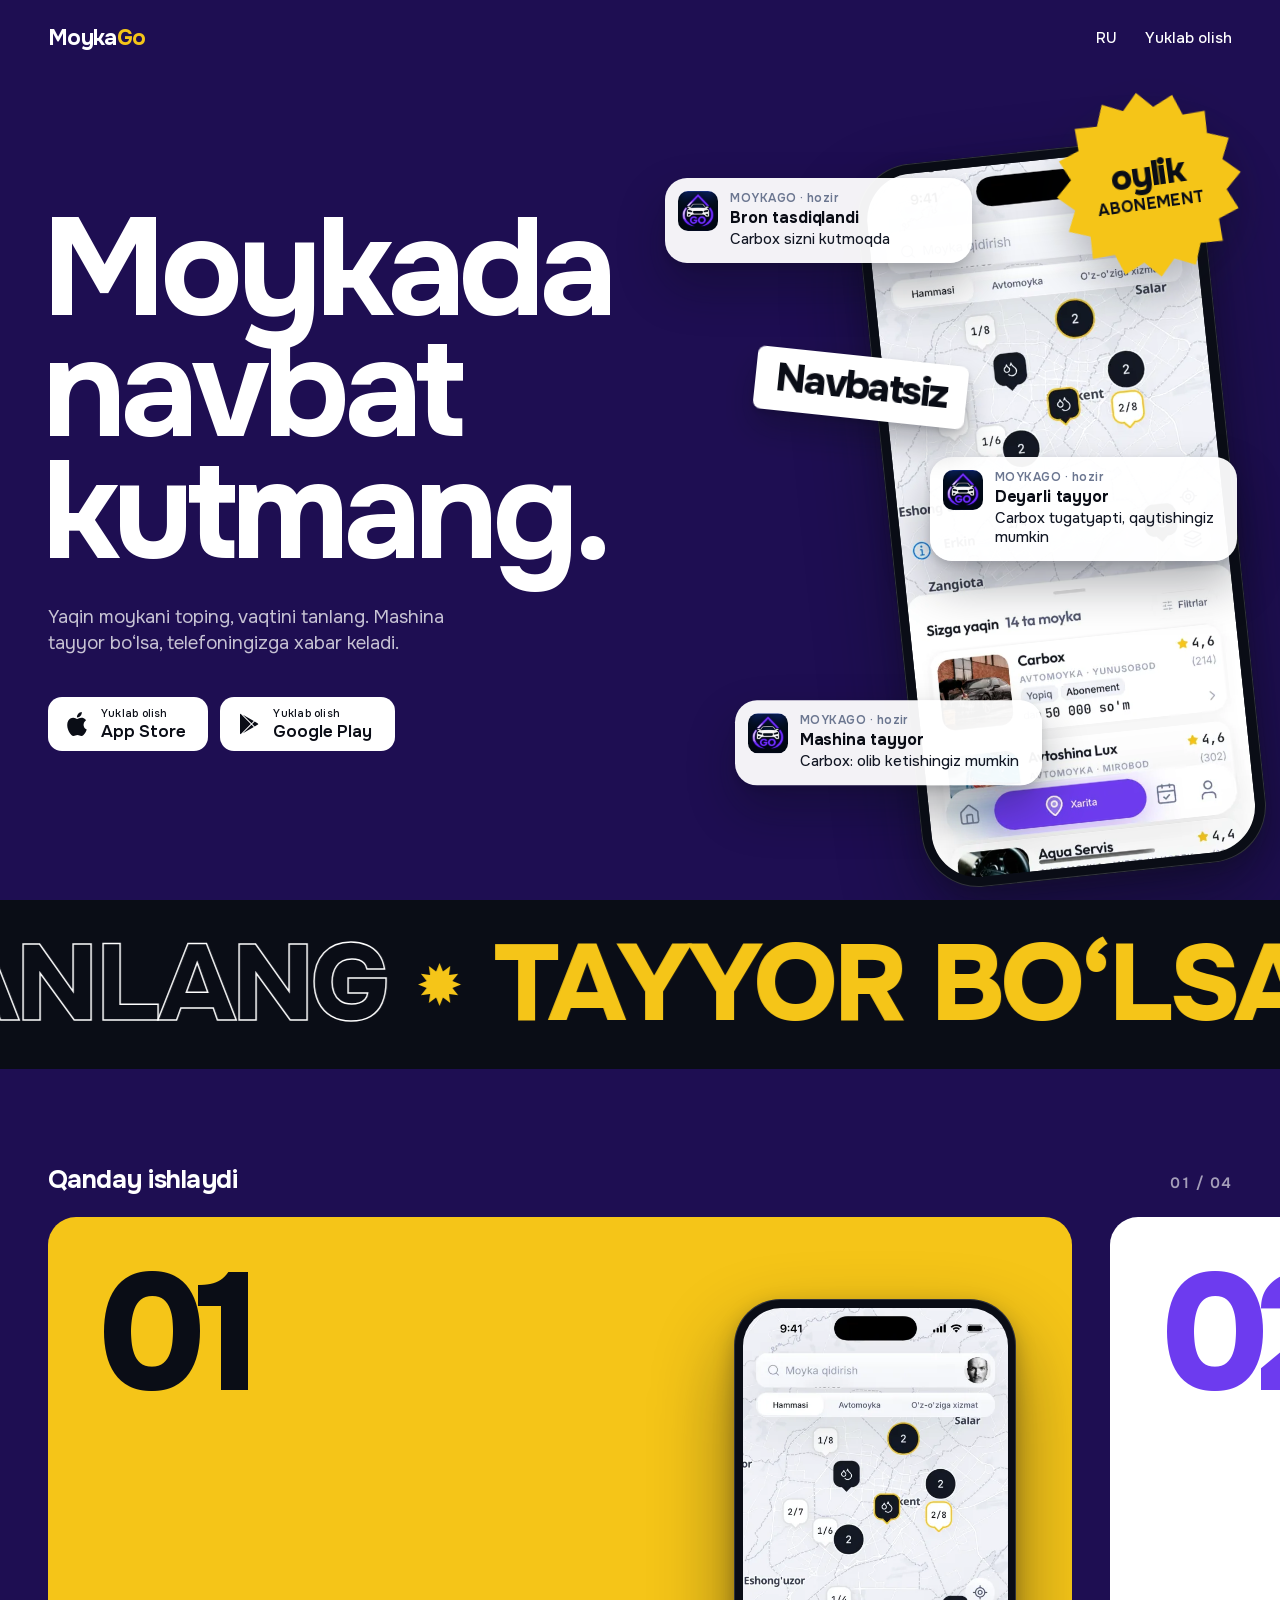
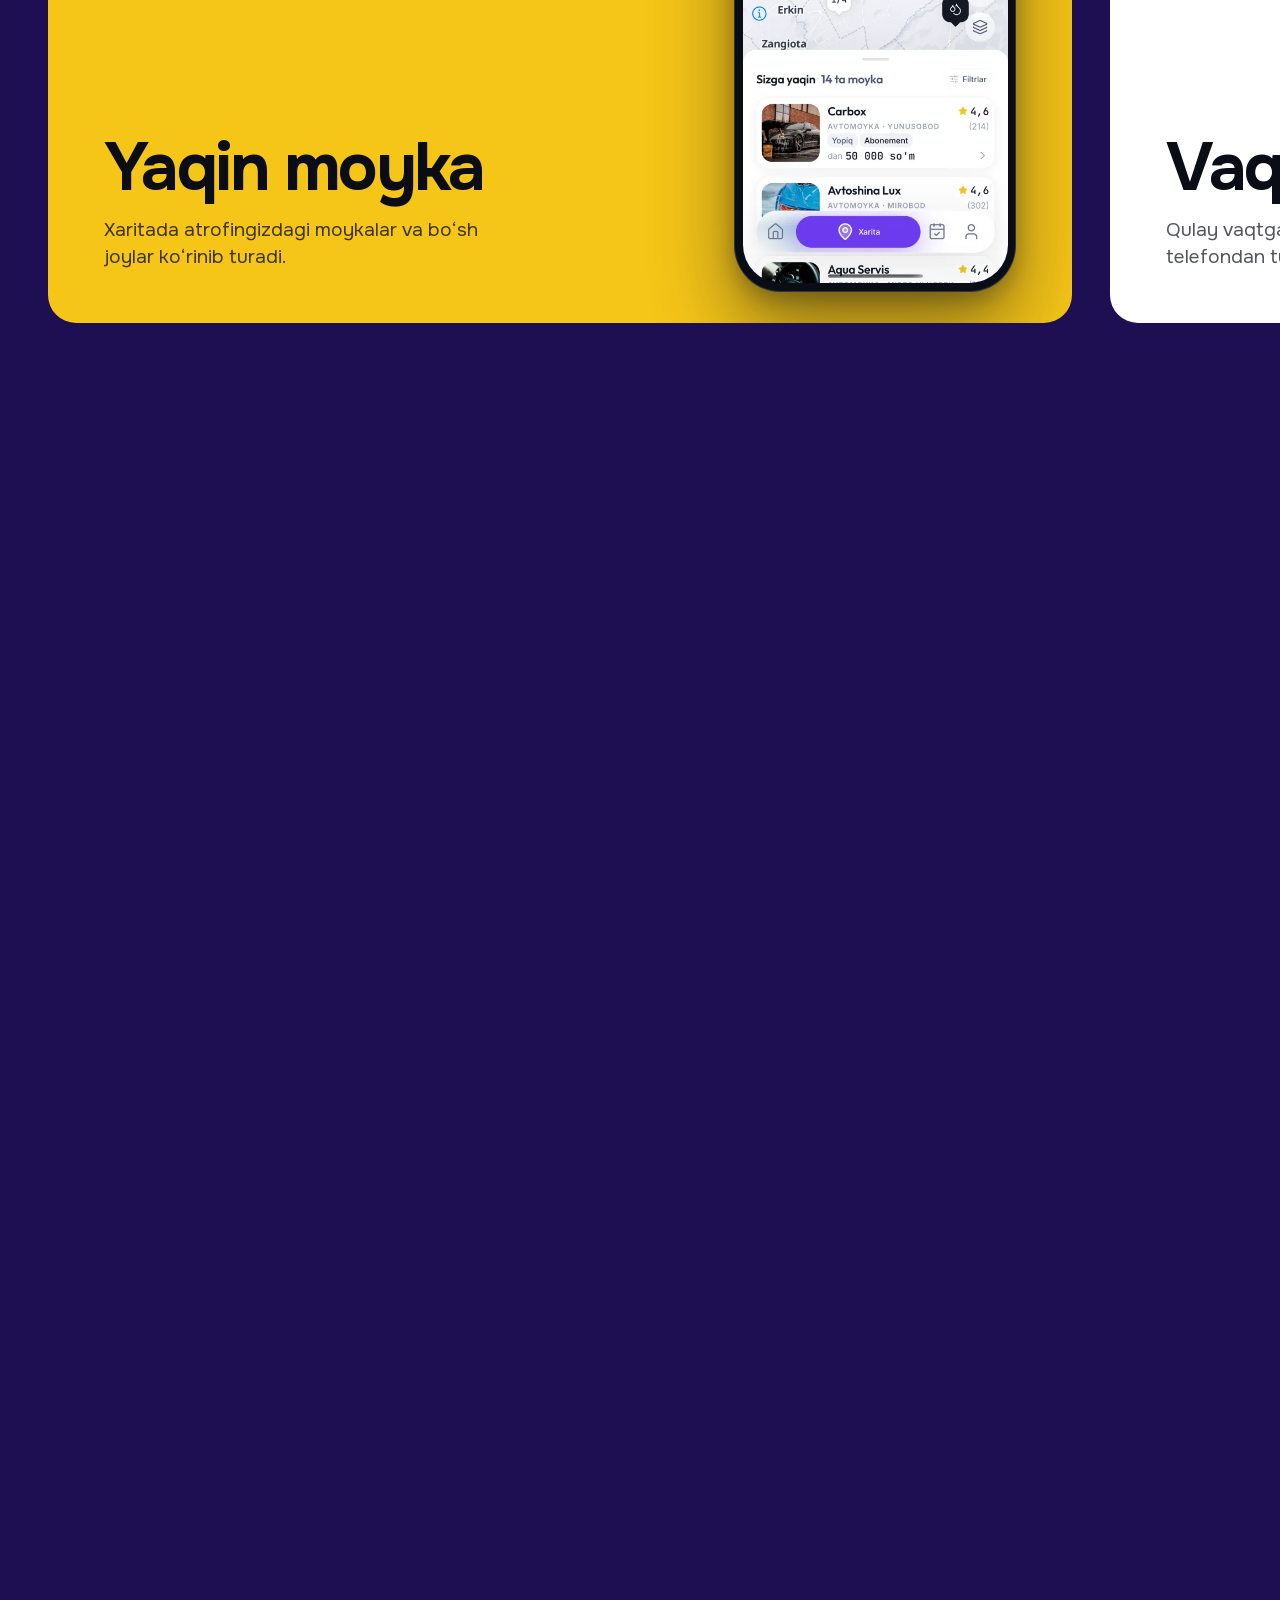
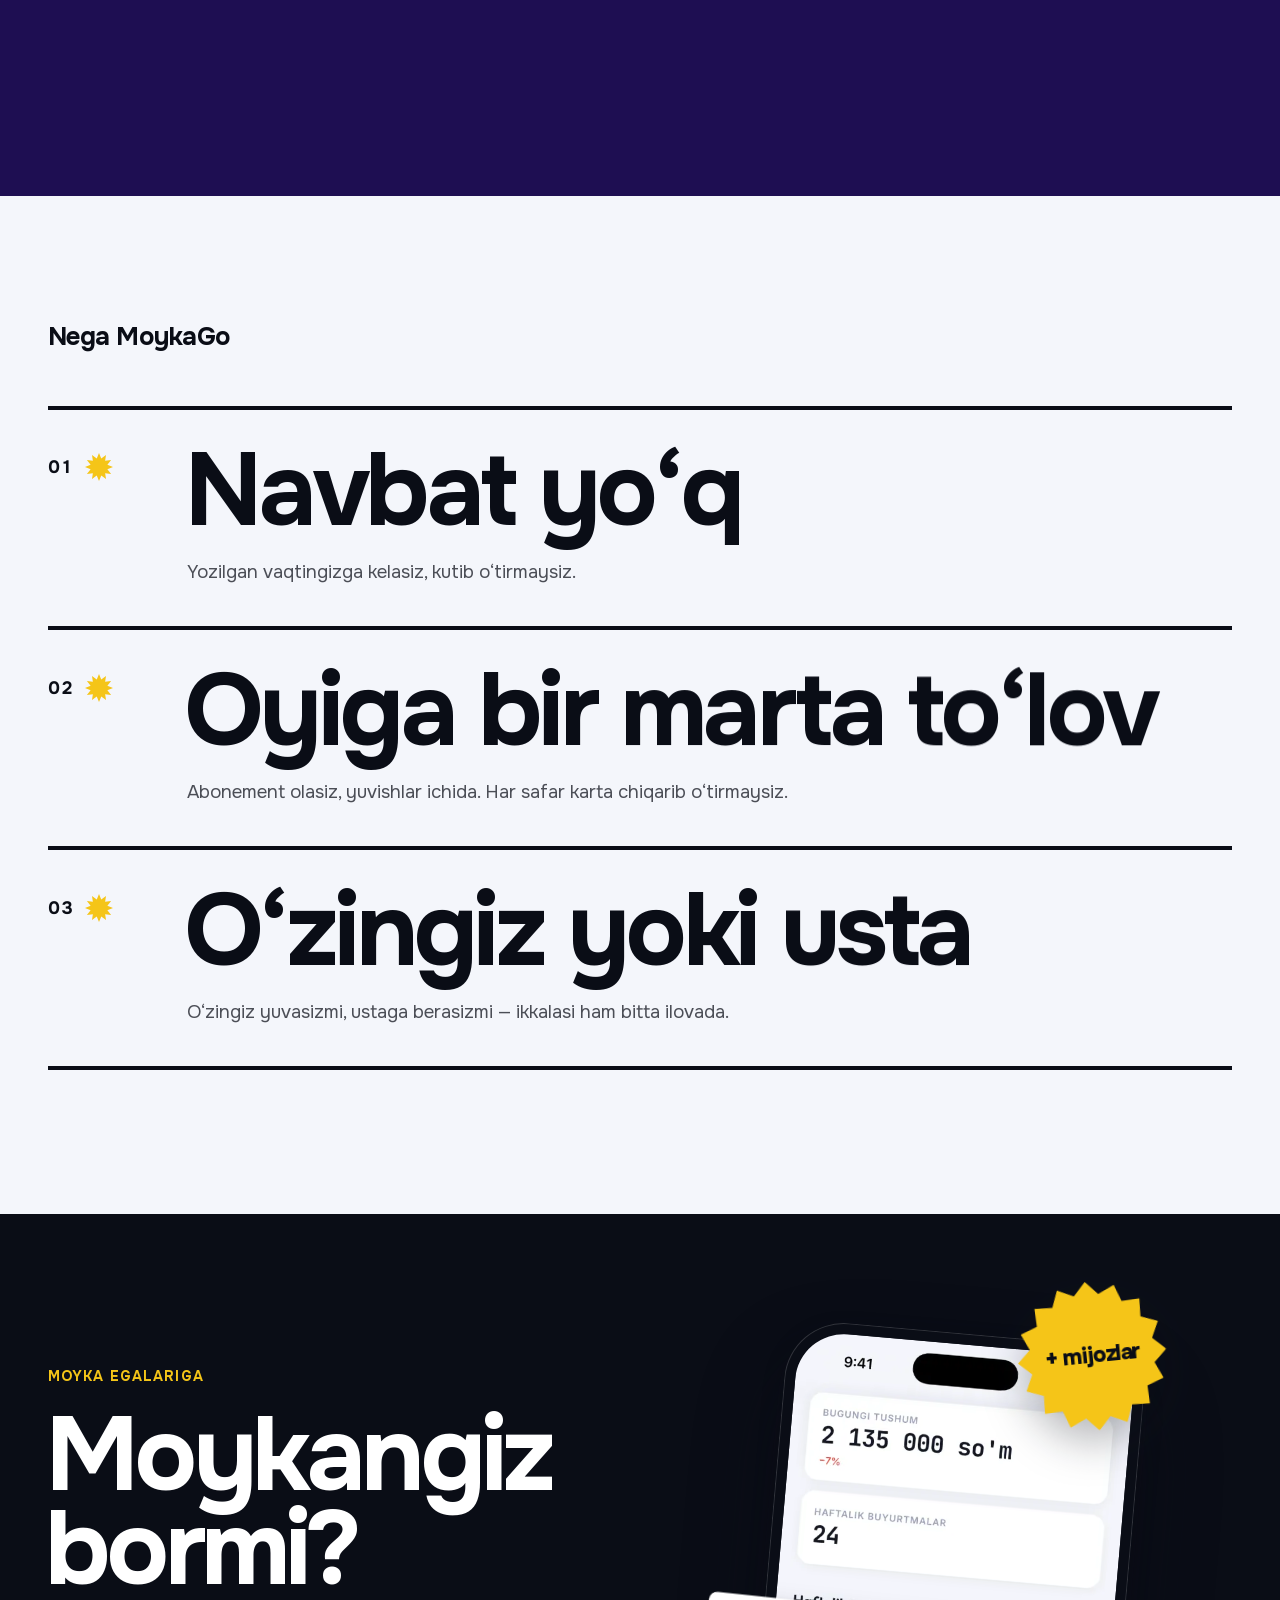
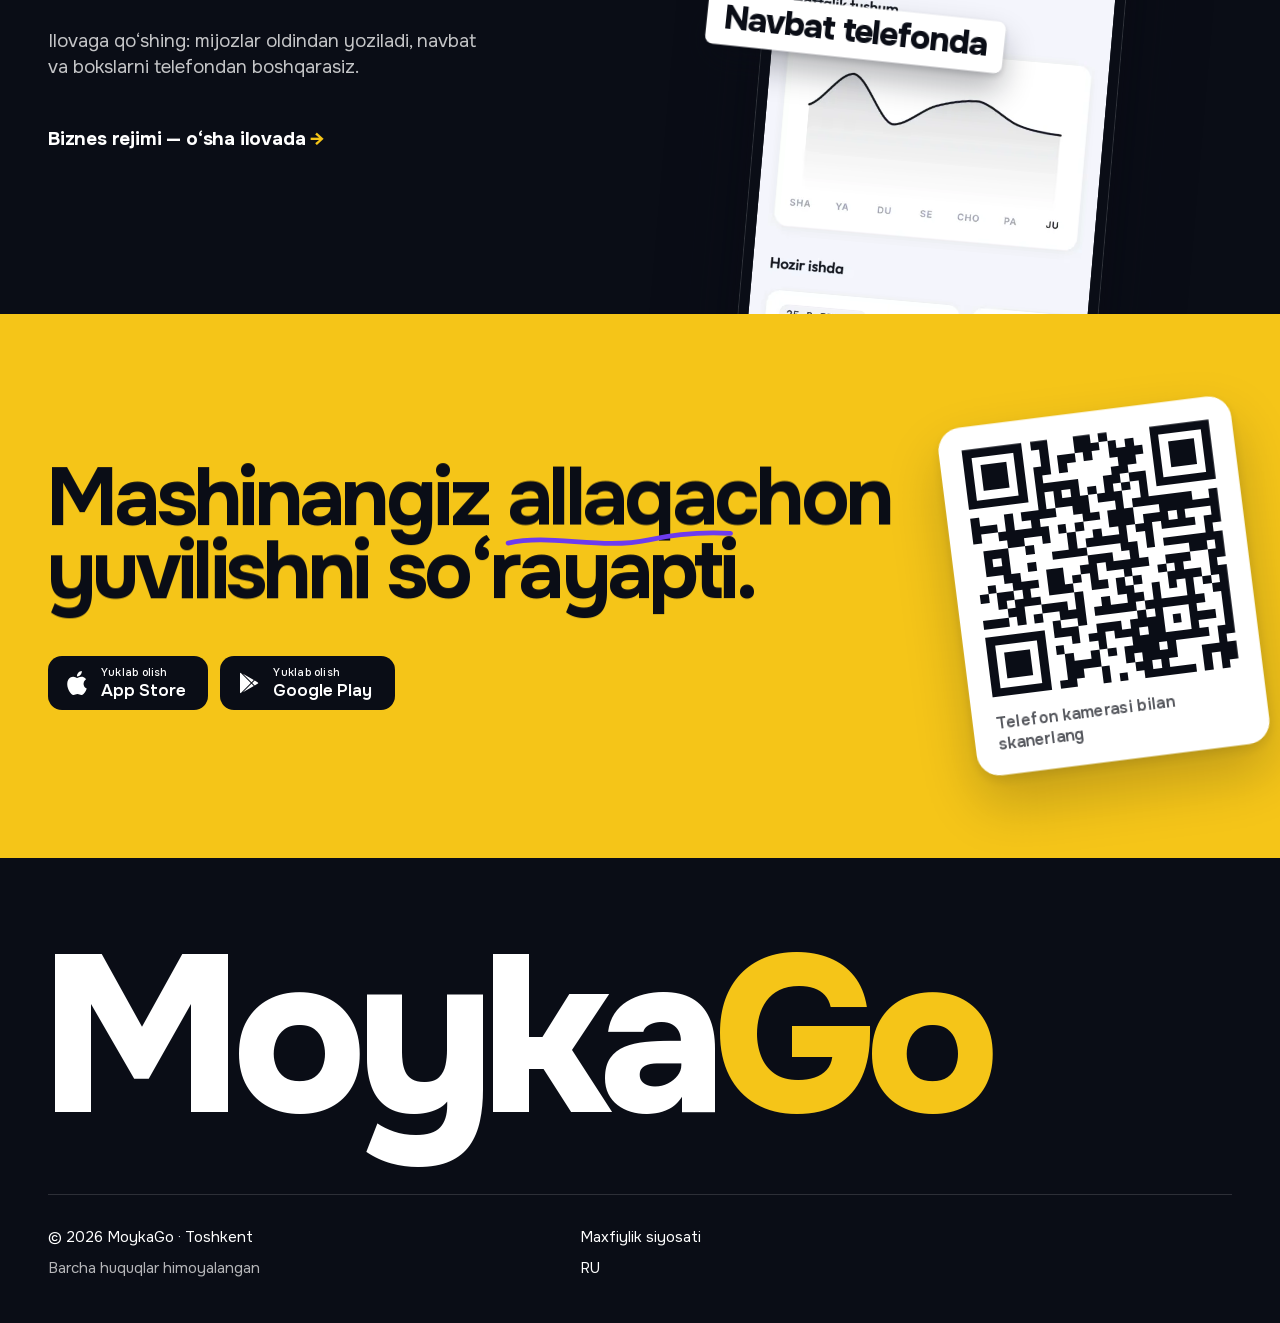
<file: index.html>
<!DOCTYPE html><html lang="uz" class="onest_db76eca-module__K9S91a__variable"><head><meta charSet="utf-8"/><meta name="viewport" content="width=device-width, initial-scale=1"/><link rel="preload" href="/_next/static/media/16d91c780434f2ce-s.p.0y1w0k24nk0rl.woff2" as="font" crossorigin="" type="font/woff2"/><link rel="preload" href="/_next/static/media/8800dfc60902df36-s.p.2sla2yow9-9p_.woff2" as="font" crossorigin="" type="font/woff2"/><link rel="preload" as="image" imageSrcSet="/screens/uz/map-480.webp 480w, /screens/uz/map-800.webp 800w, /screens/uz/map.webp 1206w" imageSizes="(min-width: 1024px) 400px, 66vw" fetchPriority="high"/><link rel="stylesheet" href="/_next/static/chunks/0ktc46g3vf5b7.css" data-precedence="next"/><link rel="stylesheet" href="/_next/static/chunks/2vb1hao7-xhm2.css" data-precedence="next"/><link rel="preload" as="script" fetchPriority="low" href="/_next/static/chunks/1u7g3ozgoi_5b.js"/><script src="/_next/static/chunks/11nrbs7piza5-.js" async=""></script><script src="/_next/static/chunks/32w3y3plaevx9.js" async=""></script><script src="/_next/static/chunks/turbopack-2jg4m6-8s73wm.js" async=""></script><script src="/_next/static/chunks/23qn5szfnlln1.js" async=""></script><script src="/_next/static/chunks/2r-n7fr0f-iq1.js" async=""></script><script src="/_next/static/chunks/3slep84jkk1zm.js" async=""></script><title>MoykaGo — Toshkentda moyka, navbatsiz</title><meta name="description" content="Yaqin moykani xaritada toping, vaqtini tanlang. Mashina tayyor boʻlsa, telefoningizga xabar keladi."/><link rel="canonical" href="https://moyka-go.uz/"/><link rel="alternate" hrefLang="uz-UZ" href="https://moyka-go.uz/"/><link rel="alternate" hrefLang="ru-RU" href="https://moyka-go.uz/ru/"/><link rel="alternate" hrefLang="x-default" href="https://moyka-go.uz/"/><meta property="og:title" content="MoykaGo — Toshkentda moyka, navbatsiz"/><meta property="og:description" content="Yaqin moykani xaritada toping, vaqtini tanlang. Mashina tayyor boʻlsa, telefoningizga xabar keladi."/><meta property="og:url" content="https://moyka-go.uz/"/><meta property="og:site_name" content="MoykaGo"/><meta property="og:locale" content="uz_UZ"/><meta property="og:image" content="https://moyka-go.uz/og-uz.png"/><meta property="og:image:width" content="1200"/><meta property="og:image:height" content="630"/><meta property="og:image:alt" content="MoykaGo — Toshkentda moyka, navbatsiz"/><meta property="og:type" content="website"/><meta name="twitter:card" content="summary_large_image"/><meta name="twitter:title" content="MoykaGo — Toshkentda moyka, navbatsiz"/><meta name="twitter:description" content="Yaqin moykani xaritada toping, vaqtini tanlang. Mashina tayyor boʻlsa, telefoningizga xabar keladi."/><meta name="twitter:image" content="https://moyka-go.uz/og-uz.png"/><meta name="twitter:image:alt" content="MoykaGo — Toshkentda moyka, navbatsiz"/><meta name="twitter:image:width" content="1200"/><meta name="twitter:image:height" content="630"/><link rel="icon" href="/favicon.ico?favicon.2-6y6busved1c.ico" sizes="32x32" type="image/x-icon"/><link rel="icon" href="/icon.png?icon.35-37irenj0x9.png" sizes="192x192" type="image/png"/><link rel="apple-touch-icon" href="/apple-icon.png?apple-icon.37t80lxeex2g4.png" sizes="180x180" type="image/png"/><meta name="next-size-adjust" content=""/><script src="/_next/static/chunks/0cz1d0mv5g_q7.js" noModule=""></script></head><body><div hidden=""><!--$--><!--/$--></div><script type="application/ld+json">{"@context":"https://schema.org","@type":"MobileApplication","name":"MoykaGo","url":"https://moyka-go.uz/","description":"Yaqin moykani xaritada toping, vaqtini tanlang. Mashina tayyor boʻlsa, telefoningizga xabar keladi.","image":"https://moyka-go.uz/icon.png","operatingSystem":"iOS, Android","applicationCategory":"LifestyleApplication","inLanguage":"uz","areaServed":"Tashkent"}</script><div class="Nav-module__bLoQaq__sentinel" aria-hidden="true"></div><header class="Nav-module__bLoQaq__nav" data-tone="ink"><nav class="wrap Nav-module__bLoQaq__inner"><a href="/" class="Nav-module__bLoQaq__mark">Moyka<span class="Nav-module__bLoQaq__go">Go</span></a><div class="Nav-module__bLoQaq__links"><a href="/ru/" lang="ru" hrefLang="ru">RU</a><a href="#download">Yuklab olish</a></div></nav></header><main><section class="Hero-module__JgYmMq__hero" data-nav="ink"><div class="wrap Hero-module__JgYmMq__grid"><div class="Hero-module__JgYmMq__copy"><h1 class="Hero-module__JgYmMq__title"><span class="Hero-module__JgYmMq__line">Moykada</span><span class="Hero-module__JgYmMq__line">navbat</span><span class="Hero-module__JgYmMq__line">kutmang.</span></h1><p class="Hero-module__JgYmMq__sub">Yaqin moykani toping, vaqtini tanlang. Mashina tayyor boʻlsa, telefoningizga xabar keladi.</p><div class="StoreButtons-module__61l16a__row"><a class="StoreButtons-module__61l16a__btn StoreButtons-module__61l16a__paper" href="https://apps.apple.com/uz/app/id6824525569"><svg class="StoreButtons-module__61l16a__glyph" viewBox="0 0 24 24" width="24" height="24" aria-hidden="true"><path fill="currentColor" d="M12.152 6.896c-.948 0-2.415-1.078-3.96-1.04-2.04.027-3.91 1.183-4.961 3.014-2.117 3.675-.546 9.103 1.519 12.09 1.013 1.454 2.208 3.09 3.792 3.039 1.52-.065 2.09-.987 3.935-.987 1.831 0 2.35.987 3.96.948 1.637-.026 2.676-1.48 3.676-2.948 1.156-1.688 1.636-3.325 1.662-3.415-.039-.013-3.182-1.221-3.22-4.857-.026-3.04 2.48-4.494 2.597-4.559-1.429-2.09-3.623-2.324-4.39-2.376-2-.156-3.675 1.09-4.61 1.09zM15.53 3.83c.843-1.012 1.4-2.427 1.245-3.83-1.207.052-2.662.805-3.532 1.818-.78.896-1.454 2.338-1.273 3.714 1.338.104 2.715-.688 3.559-1.701"></path></svg><span class="StoreButtons-module__61l16a__label"><span class="StoreButtons-module__61l16a__small">Yuklab olish</span><span class="StoreButtons-module__61l16a__big">App Store</span></span></a><a class="StoreButtons-module__61l16a__btn StoreButtons-module__61l16a__paper" href="https://play.google.com/store/apps/details?id=uz.moyka.app"><svg class="StoreButtons-module__61l16a__glyph" viewBox="0 0 24 24" width="24" height="24" aria-hidden="true"><path fill="currentColor" d="M3.609 1.814L13.792 12 3.61 22.186a.996.996 0 0 1-.61-.92V2.734a1 1 0 0 1 .609-.92zm10.89 10.893l2.302 2.302-10.937 6.333 8.635-8.635zm3.199-3.198l2.807 1.626a1 1 0 0 1 0 1.73l-2.808 1.626L15.206 12l2.492-2.491zM5.864 2.658L16.802 8.99l-2.303 2.303-8.635-8.635z"></path></svg><span class="StoreButtons-module__61l16a__label"><span class="StoreButtons-module__61l16a__small">Yuklab olish</span><span class="StoreButtons-module__61l16a__big">Google Play</span></span></a></div></div><div class="Hero-module__JgYmMq__stage"><div class="Phone-module__xjFSda__phone Hero-module__JgYmMq__phone" data-phone="true"><div class="Phone-module__xjFSda__screen"><img alt="MoykaGo: xaritada yaqin moykalar" fetchPriority="high" width="1206" height="2622" decoding="async" data-nimg="1" class="Phone-module__xjFSda__img" style="color:transparent" sizes="(min-width: 1024px) 400px, 66vw" srcSet="/screens/uz/map-480.webp 480w, /screens/uz/map-800.webp 800w, /screens/uz/map.webp 1206w" src="/screens/uz/map.webp"/></div></div><div class="Hero-module__JgYmMq__dock Hero-module__JgYmMq__dock1" data-dock="true" aria-hidden="true"><div class="Notif-module__rheWEa__notif"><img alt="" loading="lazy" width="40" height="40" decoding="async" data-nimg="1" class="Notif-module__rheWEa__icon" style="color:transparent" srcSet="/app-icon.png 1x" src="/app-icon.png"/><div class="Notif-module__rheWEa__text"><p class="Notif-module__rheWEa__meta">MOYKAGO<!-- --> · <!-- -->hozir</p><p class="Notif-module__rheWEa__title">Bron tasdiqlandi</p><p class="Notif-module__rheWEa__body">Carbox sizni kutmoqda</p></div></div></div><div class="Hero-module__JgYmMq__dock Hero-module__JgYmMq__dock2" data-dock="true" aria-hidden="true"><div class="Notif-module__rheWEa__notif"><img alt="" loading="lazy" width="40" height="40" decoding="async" data-nimg="1" class="Notif-module__rheWEa__icon" style="color:transparent" srcSet="/app-icon.png 1x" src="/app-icon.png"/><div class="Notif-module__rheWEa__text"><p class="Notif-module__rheWEa__meta">MOYKAGO<!-- --> · <!-- -->hozir</p><p class="Notif-module__rheWEa__title">Deyarli tayyor</p><p class="Notif-module__rheWEa__body">Carbox tugatyapti, qaytishingiz mumkin</p></div></div></div><div class="Hero-module__JgYmMq__dock Hero-module__JgYmMq__dock3" data-dock="true" aria-hidden="true"><div class="Notif-module__rheWEa__notif"><img alt="" loading="lazy" width="40" height="40" decoding="async" data-nimg="1" class="Notif-module__rheWEa__icon" style="color:transparent" srcSet="/app-icon.png 1x" src="/app-icon.png"/><div class="Notif-module__rheWEa__text"><p class="Notif-module__rheWEa__meta">MOYKAGO<!-- --> · <!-- -->hozir</p><p class="Notif-module__rheWEa__title">Mashina tayyor</p><p class="Notif-module__rheWEa__body">Carbox: olib ketishingiz mumkin</p></div></div></div><div class="Sticker-module__F6050G__burst Hero-module__JgYmMq__burst" data-burst="true" aria-hidden="true"><svg viewBox="0 0 200 200" class="Sticker-module__F6050G__burstSvg" aria-hidden="true"><polygon points="100.00,0.00 116.39,17.61 138.27,7.61 146.67,30.16 170.71,29.29 169.84,53.33 192.39,61.73 182.39,83.61 200.00,100.00 182.39,116.39 192.39,138.27 169.84,146.67 170.71,170.71 146.67,169.84 138.27,192.39 116.39,182.39 100.00,200.00 83.61,182.39 61.73,192.39 53.33,169.84 29.29,170.71 30.16,146.67 7.61,138.27 17.61,116.39 0.00,100.00 17.61,83.61 7.61,61.73 30.16,53.33 29.29,29.29 53.33,30.16 61.73,7.61 83.61,17.61" fill="var(--amber)"></polygon></svg><span class="Sticker-module__F6050G__burstText"><span class="Sticker-module__F6050G__burstBig">oylik</span><span class="Sticker-module__F6050G__burstSmall">abonement</span></span></div><div class="Sticker-module__F6050G__tag Hero-module__JgYmMq__tag" data-tone="paper" data-tag="true" aria-hidden="true">Navbatsiz</div></div></div><ul class="sr-only"><li>oylik · abonement</li><li>Navbatsiz</li><li>Bron tasdiqlandi<!-- -->: <!-- -->Carbox sizni kutmoqda</li><li>Deyarli tayyor<!-- -->: <!-- -->Carbox tugatyapti, qaytishingiz mumkin</li><li>Mashina tayyor<!-- -->: <!-- -->Carbox: olib ketishingiz mumkin</li></ul></section><div class="Marquee-module__Q--LXW__band" aria-hidden="true" data-nav="ink"><div class="Marquee-module__Q--LXW__track" data-track="true"><div class="Marquee-module__Q--LXW__row"><span class="Marquee-module__Q--LXW__fill">Yaqin moyka</span><svg viewBox="0 0 200 200" aria-hidden="true" class="Marquee-module__Q--LXW__glyph"><polygon points="100.00,0.00 116.05,40.11 150.00,13.40 143.84,56.16 186.60,50.00 159.89,83.95 200.00,100.00 159.89,116.05 186.60,150.00 143.84,143.84 150.00,186.60 116.05,159.89 100.00,200.00 83.95,159.89 50.00,186.60 56.16,143.84 13.40,150.00 40.11,116.05 0.00,100.00 40.11,83.95 13.40,50.00 56.16,56.16 50.00,13.40 83.95,40.11" fill="currentColor"></polygon></svg><span class="Marquee-module__Q--LXW__outline">Vaqtini tanlang</span><svg viewBox="0 0 200 200" aria-hidden="true" class="Marquee-module__Q--LXW__glyph"><polygon points="100.00,0.00 116.05,40.11 150.00,13.40 143.84,56.16 186.60,50.00 159.89,83.95 200.00,100.00 159.89,116.05 186.60,150.00 143.84,143.84 150.00,186.60 116.05,159.89 100.00,200.00 83.95,159.89 50.00,186.60 56.16,143.84 13.40,150.00 40.11,116.05 0.00,100.00 40.11,83.95 13.40,50.00 56.16,56.16 50.00,13.40 83.95,40.11" fill="currentColor"></polygon></svg><span class="Marquee-module__Q--LXW__fill">Tayyor boʻlsa — xabar</span><svg viewBox="0 0 200 200" aria-hidden="true" class="Marquee-module__Q--LXW__glyph"><polygon points="100.00,0.00 116.05,40.11 150.00,13.40 143.84,56.16 186.60,50.00 159.89,83.95 200.00,100.00 159.89,116.05 186.60,150.00 143.84,143.84 150.00,186.60 116.05,159.89 100.00,200.00 83.95,159.89 50.00,186.60 56.16,143.84 13.40,150.00 40.11,116.05 0.00,100.00 40.11,83.95 13.40,50.00 56.16,56.16 50.00,13.40 83.95,40.11" fill="currentColor"></polygon></svg><span class="Marquee-module__Q--LXW__outline">Abonement</span><svg viewBox="0 0 200 200" aria-hidden="true" class="Marquee-module__Q--LXW__glyph"><polygon points="100.00,0.00 116.05,40.11 150.00,13.40 143.84,56.16 186.60,50.00 159.89,83.95 200.00,100.00 159.89,116.05 186.60,150.00 143.84,143.84 150.00,186.60 116.05,159.89 100.00,200.00 83.95,159.89 50.00,186.60 56.16,143.84 13.40,150.00 40.11,116.05 0.00,100.00 40.11,83.95 13.40,50.00 56.16,56.16 50.00,13.40 83.95,40.11" fill="currentColor"></polygon></svg><span class="Marquee-module__Q--LXW__fill">Navbat yoʻq</span><svg viewBox="0 0 200 200" aria-hidden="true" class="Marquee-module__Q--LXW__glyph"><polygon points="100.00,0.00 116.05,40.11 150.00,13.40 143.84,56.16 186.60,50.00 159.89,83.95 200.00,100.00 159.89,116.05 186.60,150.00 143.84,143.84 150.00,186.60 116.05,159.89 100.00,200.00 83.95,159.89 50.00,186.60 56.16,143.84 13.40,150.00 40.11,116.05 0.00,100.00 40.11,83.95 13.40,50.00 56.16,56.16 50.00,13.40 83.95,40.11" fill="currentColor"></polygon></svg><span class="Marquee-module__Q--LXW__outline">Yaqin moyka</span><svg viewBox="0 0 200 200" aria-hidden="true" class="Marquee-module__Q--LXW__glyph"><polygon points="100.00,0.00 116.05,40.11 150.00,13.40 143.84,56.16 186.60,50.00 159.89,83.95 200.00,100.00 159.89,116.05 186.60,150.00 143.84,143.84 150.00,186.60 116.05,159.89 100.00,200.00 83.95,159.89 50.00,186.60 56.16,143.84 13.40,150.00 40.11,116.05 0.00,100.00 40.11,83.95 13.40,50.00 56.16,56.16 50.00,13.40 83.95,40.11" fill="currentColor"></polygon></svg><span class="Marquee-module__Q--LXW__fill">Vaqtini tanlang</span><svg viewBox="0 0 200 200" aria-hidden="true" class="Marquee-module__Q--LXW__glyph"><polygon points="100.00,0.00 116.05,40.11 150.00,13.40 143.84,56.16 186.60,50.00 159.89,83.95 200.00,100.00 159.89,116.05 186.60,150.00 143.84,143.84 150.00,186.60 116.05,159.89 100.00,200.00 83.95,159.89 50.00,186.60 56.16,143.84 13.40,150.00 40.11,116.05 0.00,100.00 40.11,83.95 13.40,50.00 56.16,56.16 50.00,13.40 83.95,40.11" fill="currentColor"></polygon></svg><span class="Marquee-module__Q--LXW__outline">Tayyor boʻlsa — xabar</span><svg viewBox="0 0 200 200" aria-hidden="true" class="Marquee-module__Q--LXW__glyph"><polygon points="100.00,0.00 116.05,40.11 150.00,13.40 143.84,56.16 186.60,50.00 159.89,83.95 200.00,100.00 159.89,116.05 186.60,150.00 143.84,143.84 150.00,186.60 116.05,159.89 100.00,200.00 83.95,159.89 50.00,186.60 56.16,143.84 13.40,150.00 40.11,116.05 0.00,100.00 40.11,83.95 13.40,50.00 56.16,56.16 50.00,13.40 83.95,40.11" fill="currentColor"></polygon></svg><span class="Marquee-module__Q--LXW__fill">Abonement</span><svg viewBox="0 0 200 200" aria-hidden="true" class="Marquee-module__Q--LXW__glyph"><polygon points="100.00,0.00 116.05,40.11 150.00,13.40 143.84,56.16 186.60,50.00 159.89,83.95 200.00,100.00 159.89,116.05 186.60,150.00 143.84,143.84 150.00,186.60 116.05,159.89 100.00,200.00 83.95,159.89 50.00,186.60 56.16,143.84 13.40,150.00 40.11,116.05 0.00,100.00 40.11,83.95 13.40,50.00 56.16,56.16 50.00,13.40 83.95,40.11" fill="currentColor"></polygon></svg><span class="Marquee-module__Q--LXW__outline">Navbat yoʻq</span><svg viewBox="0 0 200 200" aria-hidden="true" class="Marquee-module__Q--LXW__glyph"><polygon points="100.00,0.00 116.05,40.11 150.00,13.40 143.84,56.16 186.60,50.00 159.89,83.95 200.00,100.00 159.89,116.05 186.60,150.00 143.84,143.84 150.00,186.60 116.05,159.89 100.00,200.00 83.95,159.89 50.00,186.60 56.16,143.84 13.40,150.00 40.11,116.05 0.00,100.00 40.11,83.95 13.40,50.00 56.16,56.16 50.00,13.40 83.95,40.11" fill="currentColor"></polygon></svg></div><div class="Marquee-module__Q--LXW__row"><span class="Marquee-module__Q--LXW__fill">Yaqin moyka</span><svg viewBox="0 0 200 200" aria-hidden="true" class="Marquee-module__Q--LXW__glyph"><polygon points="100.00,0.00 116.05,40.11 150.00,13.40 143.84,56.16 186.60,50.00 159.89,83.95 200.00,100.00 159.89,116.05 186.60,150.00 143.84,143.84 150.00,186.60 116.05,159.89 100.00,200.00 83.95,159.89 50.00,186.60 56.16,143.84 13.40,150.00 40.11,116.05 0.00,100.00 40.11,83.95 13.40,50.00 56.16,56.16 50.00,13.40 83.95,40.11" fill="currentColor"></polygon></svg><span class="Marquee-module__Q--LXW__outline">Vaqtini tanlang</span><svg viewBox="0 0 200 200" aria-hidden="true" class="Marquee-module__Q--LXW__glyph"><polygon points="100.00,0.00 116.05,40.11 150.00,13.40 143.84,56.16 186.60,50.00 159.89,83.95 200.00,100.00 159.89,116.05 186.60,150.00 143.84,143.84 150.00,186.60 116.05,159.89 100.00,200.00 83.95,159.89 50.00,186.60 56.16,143.84 13.40,150.00 40.11,116.05 0.00,100.00 40.11,83.95 13.40,50.00 56.16,56.16 50.00,13.40 83.95,40.11" fill="currentColor"></polygon></svg><span class="Marquee-module__Q--LXW__fill">Tayyor boʻlsa — xabar</span><svg viewBox="0 0 200 200" aria-hidden="true" class="Marquee-module__Q--LXW__glyph"><polygon points="100.00,0.00 116.05,40.11 150.00,13.40 143.84,56.16 186.60,50.00 159.89,83.95 200.00,100.00 159.89,116.05 186.60,150.00 143.84,143.84 150.00,186.60 116.05,159.89 100.00,200.00 83.95,159.89 50.00,186.60 56.16,143.84 13.40,150.00 40.11,116.05 0.00,100.00 40.11,83.95 13.40,50.00 56.16,56.16 50.00,13.40 83.95,40.11" fill="currentColor"></polygon></svg><span class="Marquee-module__Q--LXW__outline">Abonement</span><svg viewBox="0 0 200 200" aria-hidden="true" class="Marquee-module__Q--LXW__glyph"><polygon points="100.00,0.00 116.05,40.11 150.00,13.40 143.84,56.16 186.60,50.00 159.89,83.95 200.00,100.00 159.89,116.05 186.60,150.00 143.84,143.84 150.00,186.60 116.05,159.89 100.00,200.00 83.95,159.89 50.00,186.60 56.16,143.84 13.40,150.00 40.11,116.05 0.00,100.00 40.11,83.95 13.40,50.00 56.16,56.16 50.00,13.40 83.95,40.11" fill="currentColor"></polygon></svg><span class="Marquee-module__Q--LXW__fill">Navbat yoʻq</span><svg viewBox="0 0 200 200" aria-hidden="true" class="Marquee-module__Q--LXW__glyph"><polygon points="100.00,0.00 116.05,40.11 150.00,13.40 143.84,56.16 186.60,50.00 159.89,83.95 200.00,100.00 159.89,116.05 186.60,150.00 143.84,143.84 150.00,186.60 116.05,159.89 100.00,200.00 83.95,159.89 50.00,186.60 56.16,143.84 13.40,150.00 40.11,116.05 0.00,100.00 40.11,83.95 13.40,50.00 56.16,56.16 50.00,13.40 83.95,40.11" fill="currentColor"></polygon></svg><span class="Marquee-module__Q--LXW__outline">Yaqin moyka</span><svg viewBox="0 0 200 200" aria-hidden="true" class="Marquee-module__Q--LXW__glyph"><polygon points="100.00,0.00 116.05,40.11 150.00,13.40 143.84,56.16 186.60,50.00 159.89,83.95 200.00,100.00 159.89,116.05 186.60,150.00 143.84,143.84 150.00,186.60 116.05,159.89 100.00,200.00 83.95,159.89 50.00,186.60 56.16,143.84 13.40,150.00 40.11,116.05 0.00,100.00 40.11,83.95 13.40,50.00 56.16,56.16 50.00,13.40 83.95,40.11" fill="currentColor"></polygon></svg><span class="Marquee-module__Q--LXW__fill">Vaqtini tanlang</span><svg viewBox="0 0 200 200" aria-hidden="true" class="Marquee-module__Q--LXW__glyph"><polygon points="100.00,0.00 116.05,40.11 150.00,13.40 143.84,56.16 186.60,50.00 159.89,83.95 200.00,100.00 159.89,116.05 186.60,150.00 143.84,143.84 150.00,186.60 116.05,159.89 100.00,200.00 83.95,159.89 50.00,186.60 56.16,143.84 13.40,150.00 40.11,116.05 0.00,100.00 40.11,83.95 13.40,50.00 56.16,56.16 50.00,13.40 83.95,40.11" fill="currentColor"></polygon></svg><span class="Marquee-module__Q--LXW__outline">Tayyor boʻlsa — xabar</span><svg viewBox="0 0 200 200" aria-hidden="true" class="Marquee-module__Q--LXW__glyph"><polygon points="100.00,0.00 116.05,40.11 150.00,13.40 143.84,56.16 186.60,50.00 159.89,83.95 200.00,100.00 159.89,116.05 186.60,150.00 143.84,143.84 150.00,186.60 116.05,159.89 100.00,200.00 83.95,159.89 50.00,186.60 56.16,143.84 13.40,150.00 40.11,116.05 0.00,100.00 40.11,83.95 13.40,50.00 56.16,56.16 50.00,13.40 83.95,40.11" fill="currentColor"></polygon></svg><span class="Marquee-module__Q--LXW__fill">Abonement</span><svg viewBox="0 0 200 200" aria-hidden="true" class="Marquee-module__Q--LXW__glyph"><polygon points="100.00,0.00 116.05,40.11 150.00,13.40 143.84,56.16 186.60,50.00 159.89,83.95 200.00,100.00 159.89,116.05 186.60,150.00 143.84,143.84 150.00,186.60 116.05,159.89 100.00,200.00 83.95,159.89 50.00,186.60 56.16,143.84 13.40,150.00 40.11,116.05 0.00,100.00 40.11,83.95 13.40,50.00 56.16,56.16 50.00,13.40 83.95,40.11" fill="currentColor"></polygon></svg><span class="Marquee-module__Q--LXW__outline">Navbat yoʻq</span><svg viewBox="0 0 200 200" aria-hidden="true" class="Marquee-module__Q--LXW__glyph"><polygon points="100.00,0.00 116.05,40.11 150.00,13.40 143.84,56.16 186.60,50.00 159.89,83.95 200.00,100.00 159.89,116.05 186.60,150.00 143.84,143.84 150.00,186.60 116.05,159.89 100.00,200.00 83.95,159.89 50.00,186.60 56.16,143.84 13.40,150.00 40.11,116.05 0.00,100.00 40.11,83.95 13.40,50.00 56.16,56.16 50.00,13.40 83.95,40.11" fill="currentColor"></polygon></svg></div></div></div><section class="HowItWorks-module__u8qSLG__how" id="how" data-nav="ink"><div class="HowItWorks-module__u8qSLG__viewport" data-viewport="true"><div class="HowItWorks-module__u8qSLG__head"><h2 class="HowItWorks-module__u8qSLG__label">Qanday ishlaydi</h2><span class="HowItWorks-module__u8qSLG__count" aria-hidden="true"><span data-current="true">01</span> / <!-- -->04</span></div><ol class="HowItWorks-module__u8qSLG__track" data-track="true"><li class="HowItWorks-module__u8qSLG__card" data-card="true" data-n="01" data-tone="amber"><div class="HowItWorks-module__u8qSLG__text"><span class="HowItWorks-module__u8qSLG__n" aria-hidden="true">01</span><div><h3 class="HowItWorks-module__u8qSLG__title">Yaqin moyka</h3><p class="HowItWorks-module__u8qSLG__body">Xaritada atrofingizdagi moykalar va boʻsh joylar koʻrinib turadi.</p></div></div><div class="HowItWorks-module__u8qSLG__stage"><div class="Phone-module__xjFSda__phone HowItWorks-module__u8qSLG__phone" data-phone="true"><div class="Phone-module__xjFSda__screen"><img alt="MoykaGo: xaritada yaqin moykalar" loading="lazy" width="1206" height="2622" decoding="async" data-nimg="1" class="Phone-module__xjFSda__img" style="color:transparent" sizes="(min-width: 1024px) 320px, 62vw" srcSet="/screens/uz/map-480.webp 480w, /screens/uz/map-800.webp 800w, /screens/uz/map.webp 1206w" src="/screens/uz/map.webp"/></div></div><div class="Sticker-module__F6050G__tag HowItWorks-module__u8qSLG__sticker HowItWorks-module__u8qSLG__sticker01" data-tone="violet" data-marker="true" data-rest="-7">14 ta moyka yaqinda</div></div></li><li class="HowItWorks-module__u8qSLG__card" data-card="true" data-n="02" data-tone="paper"><div class="HowItWorks-module__u8qSLG__text"><span class="HowItWorks-module__u8qSLG__n" aria-hidden="true">02</span><div><h3 class="HowItWorks-module__u8qSLG__title">Vaqtini tanlang</h3><p class="HowItWorks-module__u8qSLG__body">Qulay vaqtga yoziling yoki navbatga telefondan turing.</p></div></div><div class="HowItWorks-module__u8qSLG__stage"><div class="Phone-module__xjFSda__phone HowItWorks-module__u8qSLG__phone" data-phone="true"><div class="Phone-module__xjFSda__screen"><img alt="MoykaGo: vaqtni tanlash" loading="lazy" width="1206" height="2622" decoding="async" data-nimg="1" class="Phone-module__xjFSda__img" style="color:transparent" sizes="(min-width: 1024px) 320px, 62vw" srcSet="/screens/uz/book-480.webp 480w, /screens/uz/book-800.webp 800w, /screens/uz/book.webp 1206w" src="/screens/uz/book.webp"/></div></div><div class="HowItWorks-module__u8qSLG__bubble" data-marker="true" data-rest="0"><div class="Notif-module__rheWEa__notif"><img alt="" loading="lazy" width="40" height="40" decoding="async" data-nimg="1" class="Notif-module__rheWEa__icon" style="color:transparent" srcSet="/app-icon.png 1x" src="/app-icon.png"/><div class="Notif-module__rheWEa__text"><p class="Notif-module__rheWEa__meta">MOYKAGO<!-- --> · <!-- -->hozir</p><p class="Notif-module__rheWEa__title">Bron tasdiqlandi</p><p class="Notif-module__rheWEa__body">Carbox sizni kutmoqda</p></div></div></div></div></li><li class="HowItWorks-module__u8qSLG__card" data-card="true" data-n="03" data-tone="violet"><div class="HowItWorks-module__u8qSLG__text"><span class="HowItWorks-module__u8qSLG__n" aria-hidden="true">03</span><div><h3 class="HowItWorks-module__u8qSLG__title">Tayyor boʻlsa — xabar</h3><p class="HowItWorks-module__u8qSLG__body">Mashina yuvilib boʻlganda telefon oʻzi aytadi. Joyida kutib oʻtirmaysiz.</p></div></div><div class="HowItWorks-module__u8qSLG__stage"><div class="Phone-module__xjFSda__phone HowItWorks-module__u8qSLG__phone" data-phone="true"><div class="Phone-module__xjFSda__screen"><img alt="MoykaGo: buyurtma holati" loading="lazy" width="1206" height="2622" decoding="async" data-nimg="1" class="Phone-module__xjFSda__img" style="color:transparent" sizes="(min-width: 1024px) 320px, 62vw" srcSet="/screens/uz/status-480.webp 480w, /screens/uz/status-800.webp 800w, /screens/uz/status.webp 1206w" src="/screens/uz/status.webp"/></div></div><div class="HowItWorks-module__u8qSLG__bubble" data-marker="true" data-rest="0"><div class="Notif-module__rheWEa__notif"><img alt="" loading="lazy" width="40" height="40" decoding="async" data-nimg="1" class="Notif-module__rheWEa__icon" style="color:transparent" srcSet="/app-icon.png 1x" src="/app-icon.png"/><div class="Notif-module__rheWEa__text"><p class="Notif-module__rheWEa__meta">MOYKAGO<!-- --> · <!-- -->hozir</p><p class="Notif-module__rheWEa__title">Mashina tayyor</p><p class="Notif-module__rheWEa__body">Carbox: olib ketishingiz mumkin</p></div></div></div></div></li><li class="HowItWorks-module__u8qSLG__card" data-card="true" data-n="04" data-tone="ink"><div class="HowItWorks-module__u8qSLG__text"><span class="HowItWorks-module__u8qSLG__n" aria-hidden="true">04</span><div><h3 class="HowItWorks-module__u8qSLG__title">Abonement</h3><p class="HowItWorks-module__u8qSLG__body">Bir oyga abonement oling, har safar pul toʻlab yurmaysiz.</p></div></div><div class="HowItWorks-module__u8qSLG__stage"><div class="Phone-module__xjFSda__phone HowItWorks-module__u8qSLG__phone" data-phone="true"><div class="Phone-module__xjFSda__screen"><img alt="MoykaGo: abonementlar" loading="lazy" width="1206" height="2622" decoding="async" data-nimg="1" class="Phone-module__xjFSda__img" style="color:transparent" sizes="(min-width: 1024px) 320px, 62vw" srcSet="/screens/uz/plans-480.webp 480w, /screens/uz/plans-800.webp 800w, /screens/uz/plans.webp 1206w" src="/screens/uz/plans.webp"/></div></div><div class="Sticker-module__F6050G__tag HowItWorks-module__u8qSLG__sticker HowItWorks-module__u8qSLG__sticker04" data-tone="amber" data-marker="true" data-rest="8">oylik</div></div></li></ol></div></section><section class="Why-module__bOZe8a__why" id="why" data-nav="paper"><div class="wrap"><h2 class="Why-module__bOZe8a__label">Nega MoykaGo</h2><ol class="Why-module__bOZe8a__list"><li class="Why-module__bOZe8a__row" data-row="true"><div class="Why-module__bOZe8a__num" aria-hidden="true"><span>01</span><svg viewBox="0 0 200 200" aria-hidden="true" class="Why-module__bOZe8a__glyph" data-glyph="true"><polygon points="100.00,0.00 116.05,40.11 150.00,13.40 143.84,56.16 186.60,50.00 159.89,83.95 200.00,100.00 159.89,116.05 186.60,150.00 143.84,143.84 150.00,186.60 116.05,159.89 100.00,200.00 83.95,159.89 50.00,186.60 56.16,143.84 13.40,150.00 40.11,116.05 0.00,100.00 40.11,83.95 13.40,50.00 56.16,56.16 50.00,13.40 83.95,40.11" fill="currentColor"></polygon></svg></div><h3 class="Why-module__bOZe8a__title"><span class="Words-module__M9U7dq__w"><span class="Words-module__M9U7dq__i" data-word="true">Navbat</span></span> <span class="Words-module__M9U7dq__w"><span class="Words-module__M9U7dq__i" data-word="true">yoʻq</span></span></h3><p class="Why-module__bOZe8a__body">Yozilgan vaqtingizga kelasiz, kutib oʻtirmaysiz.</p><div class="Sticker-module__F6050G__tag Why-module__bOZe8a__peek" data-tone="amber" aria-hidden="true">vaqtida</div></li><li class="Why-module__bOZe8a__row" data-row="true"><div class="Why-module__bOZe8a__num" aria-hidden="true"><span>02</span><svg viewBox="0 0 200 200" aria-hidden="true" class="Why-module__bOZe8a__glyph" data-glyph="true"><polygon points="100.00,0.00 116.05,40.11 150.00,13.40 143.84,56.16 186.60,50.00 159.89,83.95 200.00,100.00 159.89,116.05 186.60,150.00 143.84,143.84 150.00,186.60 116.05,159.89 100.00,200.00 83.95,159.89 50.00,186.60 56.16,143.84 13.40,150.00 40.11,116.05 0.00,100.00 40.11,83.95 13.40,50.00 56.16,56.16 50.00,13.40 83.95,40.11" fill="currentColor"></polygon></svg></div><h3 class="Why-module__bOZe8a__title"><span class="Words-module__M9U7dq__w"><span class="Words-module__M9U7dq__i" data-word="true">Oyiga</span></span> <span class="Words-module__M9U7dq__w"><span class="Words-module__M9U7dq__i" data-word="true">bir</span></span> <span class="Words-module__M9U7dq__w"><span class="Words-module__M9U7dq__i" data-word="true">marta</span></span> <span class="Words-module__M9U7dq__w"><span class="Words-module__M9U7dq__i" data-word="true">toʻlov</span></span></h3><p class="Why-module__bOZe8a__body">Abonement olasiz, yuvishlar ichida. Har safar karta chiqarib oʻtirmaysiz.</p><div class="Sticker-module__F6050G__tag Why-module__bOZe8a__peek" data-tone="amber" aria-hidden="true">1 marta</div></li><li class="Why-module__bOZe8a__row" data-row="true"><div class="Why-module__bOZe8a__num" aria-hidden="true"><span>03</span><svg viewBox="0 0 200 200" aria-hidden="true" class="Why-module__bOZe8a__glyph" data-glyph="true"><polygon points="100.00,0.00 116.05,40.11 150.00,13.40 143.84,56.16 186.60,50.00 159.89,83.95 200.00,100.00 159.89,116.05 186.60,150.00 143.84,143.84 150.00,186.60 116.05,159.89 100.00,200.00 83.95,159.89 50.00,186.60 56.16,143.84 13.40,150.00 40.11,116.05 0.00,100.00 40.11,83.95 13.40,50.00 56.16,56.16 50.00,13.40 83.95,40.11" fill="currentColor"></polygon></svg></div><h3 class="Why-module__bOZe8a__title"><span class="Words-module__M9U7dq__w"><span class="Words-module__M9U7dq__i" data-word="true">Oʻzingiz</span></span> <span class="Words-module__M9U7dq__w"><span class="Words-module__M9U7dq__i" data-word="true">yoki</span></span> <span class="Words-module__M9U7dq__w"><span class="Words-module__M9U7dq__i" data-word="true">usta</span></span></h3><p class="Why-module__bOZe8a__body">Oʻzingiz yuvasizmi, ustaga berasizmi — ikkalasi ham bitta ilovada.</p><div class="Sticker-module__F6050G__tag Why-module__bOZe8a__peek" data-tone="amber" aria-hidden="true">bitta ilova</div></li></ol></div></section><section class="Owners-module__7IC6yG__owners" id="owners" data-nav="ink"><div class="wrap Owners-module__7IC6yG__grid"><div class="Owners-module__7IC6yG__copy"><p class="Owners-module__7IC6yG__kicker">Moyka egalariga</p><h2 class="Owners-module__7IC6yG__title"><span class="Words-module__M9U7dq__w"><span class="Words-module__M9U7dq__i" data-word="true">Moykangiz</span></span> <span class="Words-module__M9U7dq__w"><span class="Words-module__M9U7dq__i" data-word="true">bormi?</span></span></h2><p class="Owners-module__7IC6yG__body">Ilovaga qoʻshing: mijozlar oldindan yoziladi, navbat va bokslarni telefondan boshqarasiz.</p><p class="Owners-module__7IC6yG__cta">Biznes rejimi — oʻsha ilovada<!-- --> <span class="Owners-module__7IC6yG__arrow" aria-hidden="true">→</span></p></div><div class="Owners-module__7IC6yG__stage"><div class="Owners-module__7IC6yG__rig" data-rig="true"><div class="Phone-module__xjFSda__phone Owners-module__7IC6yG__phone" data-phone="true"><div class="Phone-module__xjFSda__screen"><img alt="MoykaGo biznes rejimi: bugungi tushum va navbat" loading="lazy" width="1206" height="2622" decoding="async" data-nimg="1" class="Phone-module__xjFSda__img" style="color:transparent" sizes="(min-width: 1024px) 380px, 64vw" srcSet="/screens/uz/business-480.webp 480w, /screens/uz/business-800.webp 800w, /screens/uz/business.webp 1206w" src="/screens/uz/business.webp"/></div></div><div class="Sticker-module__F6050G__tag Owners-module__7IC6yG__tag" data-tone="paper" data-tag="true" aria-hidden="true">Navbat telefonda</div><div class="Sticker-module__F6050G__burst Owners-module__7IC6yG__burst" data-burst="true" aria-hidden="true"><svg viewBox="0 0 200 200" class="Sticker-module__F6050G__burstSvg" aria-hidden="true"><polygon points="100.00,0.00 116.39,17.61 138.27,7.61 146.67,30.16 170.71,29.29 169.84,53.33 192.39,61.73 182.39,83.61 200.00,100.00 182.39,116.39 192.39,138.27 169.84,146.67 170.71,170.71 146.67,169.84 138.27,192.39 116.39,182.39 100.00,200.00 83.61,182.39 61.73,192.39 53.33,169.84 29.29,170.71 30.16,146.67 7.61,138.27 17.61,116.39 0.00,100.00 17.61,83.61 7.61,61.73 30.16,53.33 29.29,29.29 53.33,30.16 61.73,7.61 83.61,17.61" fill="var(--amber)"></polygon></svg><span class="Sticker-module__F6050G__burstText"><span class="Sticker-module__F6050G__burstOne">+ mijozlar</span></span></div></div></div></div><ul class="sr-only"><li>Navbat telefonda</li><li>+ mijozlar</li></ul></section><section id="download" class="FinalCta-module__sqiVYG__final" data-nav="amber"><div class="wrap FinalCta-module__sqiVYG__grid"><div class="FinalCta-module__sqiVYG__copy"><h2 class="FinalCta-module__sqiVYG__title"><span class="FinalCta-module__sqiVYG__line"><span class="Words-module__M9U7dq__w"><span class="Words-module__M9U7dq__i" data-word="true">Mashinangiz</span></span> <span class="Words-module__M9U7dq__w Words-module__M9U7dq__marked"><span class="Words-module__M9U7dq__i" data-word="true">allaqachon</span><svg class="Words-module__M9U7dq__squiggle" viewBox="0 0 480 24" aria-hidden="true" data-squiggle="true"><path d="M5 16 C 58 4, 118 25, 178 12 S 292 2, 352 14 S 448 23, 475 9" fill="none" stroke="currentColor" stroke-width="6" stroke-linecap="round" stroke-linejoin="round"></path></svg></span></span><span class="FinalCta-module__sqiVYG__line"><span class="Words-module__M9U7dq__w"><span class="Words-module__M9U7dq__i" data-word="true">yuvilishni</span></span> <span class="Words-module__M9U7dq__w"><span class="Words-module__M9U7dq__i" data-word="true">soʻrayapti.</span></span></span></h2><div class="FinalCta-module__sqiVYG__row"><div class="StoreButtons-module__61l16a__row"><a class="StoreButtons-module__61l16a__btn StoreButtons-module__61l16a__dark" href="https://apps.apple.com/uz/app/id6824525569"><svg class="StoreButtons-module__61l16a__glyph" viewBox="0 0 24 24" width="24" height="24" aria-hidden="true"><path fill="currentColor" d="M12.152 6.896c-.948 0-2.415-1.078-3.96-1.04-2.04.027-3.91 1.183-4.961 3.014-2.117 3.675-.546 9.103 1.519 12.09 1.013 1.454 2.208 3.09 3.792 3.039 1.52-.065 2.09-.987 3.935-.987 1.831 0 2.35.987 3.96.948 1.637-.026 2.676-1.48 3.676-2.948 1.156-1.688 1.636-3.325 1.662-3.415-.039-.013-3.182-1.221-3.22-4.857-.026-3.04 2.48-4.494 2.597-4.559-1.429-2.09-3.623-2.324-4.39-2.376-2-.156-3.675 1.09-4.61 1.09zM15.53 3.83c.843-1.012 1.4-2.427 1.245-3.83-1.207.052-2.662.805-3.532 1.818-.78.896-1.454 2.338-1.273 3.714 1.338.104 2.715-.688 3.559-1.701"></path></svg><span class="StoreButtons-module__61l16a__label"><span class="StoreButtons-module__61l16a__small">Yuklab olish</span><span class="StoreButtons-module__61l16a__big">App Store</span></span></a><a class="StoreButtons-module__61l16a__btn StoreButtons-module__61l16a__dark" href="https://play.google.com/store/apps/details?id=uz.moyka.app"><svg class="StoreButtons-module__61l16a__glyph" viewBox="0 0 24 24" width="24" height="24" aria-hidden="true"><path fill="currentColor" d="M3.609 1.814L13.792 12 3.61 22.186a.996.996 0 0 1-.61-.92V2.734a1 1 0 0 1 .609-.92zm10.89 10.893l2.302 2.302-10.937 6.333 8.635-8.635zm3.199-3.198l2.807 1.626a1 1 0 0 1 0 1.73l-2.808 1.626L15.206 12l2.492-2.491zM5.864 2.658L16.802 8.99l-2.303 2.303-8.635-8.635z"></path></svg><span class="StoreButtons-module__61l16a__label"><span class="StoreButtons-module__61l16a__small">Yuklab olish</span><span class="StoreButtons-module__61l16a__big">Google Play</span></span></a></div></div></div><div class="FinalCta-module__sqiVYG__card" data-qr="true"><div class="FinalCta-module__sqiVYG__qr"><svg viewBox="0 0 29 29" role="img" aria-label="https://moyka-go.uz/download/" shape-rendering="crispEdges" data-qr-svg="true"><path d="M0 0h7v1h-7zM8 0h2v1h-2zM13 0h2v1h-2zM16 0h1v1h-1zM22 0h7v1h-7zM0 1h1v1h-1zM6 1h1v1h-1zM9 1h1v1h-1zM13 1h3v1h-3zM17 1h1v1h-1zM19 1h1v1h-1zM22 1h1v1h-1zM28 1h1v1h-1zM0 2h1v1h-1zM2 2h3v1h-3zM6 2h1v1h-1zM9 2h1v1h-1zM11 2h2v1h-2zM14 2h1v1h-1zM17 2h4v1h-4zM22 2h1v1h-1zM24 2h3v1h-3zM28 2h1v1h-1zM0 3h1v1h-1zM2 3h3v1h-3zM6 3h1v1h-1zM8 3h2v1h-2zM11 3h1v1h-1zM18 3h2v1h-2zM22 3h1v1h-1zM24 3h3v1h-3zM28 3h1v1h-1zM0 4h1v1h-1zM2 4h3v1h-3zM6 4h1v1h-1zM8 4h1v1h-1zM17 4h2v1h-2zM22 4h1v1h-1zM24 4h3v1h-3zM28 4h1v1h-1zM0 5h1v1h-1zM6 5h1v1h-1zM8 5h5v1h-5zM16 5h2v1h-2zM19 5h2v1h-2zM22 5h1v1h-1zM28 5h1v1h-1zM0 6h7v1h-7zM8 6h1v1h-1zM10 6h1v1h-1zM12 6h1v1h-1zM14 6h1v1h-1zM16 6h1v1h-1zM18 6h1v1h-1zM20 6h1v1h-1zM22 6h7v1h-7zM8 7h1v1h-1zM10 7h4v1h-4zM15 7h3v1h-3zM20 7h1v1h-1zM0 8h1v1h-1zM4 8h1v1h-1zM6 8h4v1h-4zM12 8h2v1h-2zM17 8h1v1h-1zM19 8h7v1h-7zM28 8h1v1h-1zM0 9h3v1h-3zM4 9h1v1h-1zM7 9h1v1h-1zM13 9h2v1h-2zM16 9h3v1h-3zM22 9h7v1h-7zM0 10h1v1h-1zM3 10h6v1h-6zM10 10h1v1h-1zM12 10h1v1h-1zM16 10h3v1h-3zM20 10h3v1h-3zM24 10h1v1h-1zM28 10h1v1h-1zM4 11h2v1h-2zM8 11h1v1h-1zM11 11h1v1h-1zM14 11h1v1h-1zM17 11h1v1h-1zM19 11h2v1h-2zM22 11h4v1h-4zM27 11h2v1h-2zM1 12h3v1h-3zM6 12h1v1h-1zM11 12h1v1h-1zM13 12h5v1h-5zM20 12h1v1h-1zM27 12h1v1h-1zM1 13h1v1h-1zM3 13h1v1h-1zM9 13h4v1h-4zM17 13h2v1h-2zM20 13h1v1h-1zM22 13h7v1h-7zM1 14h3v1h-3zM6 14h1v1h-1zM13 14h3v1h-3zM18 14h1v1h-1zM25 14h2v1h-2zM28 14h1v1h-1zM3 15h2v1h-2zM8 15h2v1h-2zM12 15h2v1h-2zM15 15h5v1h-5zM22 15h3v1h-3zM27 15h2v1h-2zM1 16h1v1h-1zM4 16h3v1h-3zM8 16h2v1h-2zM11 16h1v1h-1zM13 16h1v1h-1zM17 16h1v1h-1zM21 16h1v1h-1zM23 16h1v1h-1zM27 16h1v1h-1zM0 17h1v1h-1zM2 17h2v1h-2zM5 17h1v1h-1zM8 17h3v1h-3zM13 17h2v1h-2zM16 17h1v1h-1zM18 17h1v1h-1zM22 17h4v1h-4zM27 17h2v1h-2zM2 18h1v1h-1zM4 18h3v1h-3zM11 18h1v1h-1zM16 18h2v1h-2zM20 18h1v1h-1zM22 18h1v1h-1zM24 18h1v1h-1zM26 18h1v1h-1zM28 18h1v1h-1zM3 19h2v1h-2zM7 19h3v1h-3zM11 19h1v1h-1zM14 19h1v1h-1zM17 19h2v1h-2zM20 19h1v1h-1zM24 19h1v1h-1zM27 19h2v1h-2zM0 20h3v1h-3zM4 20h1v1h-1zM6 20h1v1h-1zM9 20h3v1h-3zM13 20h5v1h-5zM19 20h7v1h-7zM28 20h1v1h-1zM8 21h1v1h-1zM11 21h1v1h-1zM18 21h1v1h-1zM20 21h1v1h-1zM24 21h1v1h-1zM28 21h1v1h-1zM0 22h7v1h-7zM8 22h3v1h-3zM13 22h3v1h-3zM17 22h4v1h-4zM22 22h1v1h-1zM24 22h3v1h-3zM28 22h1v1h-1zM0 23h1v1h-1zM6 23h1v1h-1zM10 23h1v1h-1zM12 23h2v1h-2zM15 23h3v1h-3zM19 23h2v1h-2zM24 23h1v1h-1zM28 23h1v1h-1zM0 24h1v1h-1zM2 24h3v1h-3zM6 24h1v1h-1zM8 24h1v1h-1zM13 24h1v1h-1zM17 24h9v1h-9zM27 24h2v1h-2zM0 25h1v1h-1zM2 25h3v1h-3zM6 25h1v1h-1zM9 25h1v1h-1zM12 25h1v1h-1zM14 25h1v1h-1zM16 25h4v1h-4zM21 25h1v1h-1zM27 25h1v1h-1zM0 26h1v1h-1zM2 26h3v1h-3zM6 26h1v1h-1zM9 26h4v1h-4zM16 26h1v1h-1zM18 26h4v1h-4zM25 26h4v1h-4zM0 27h1v1h-1zM6 27h1v1h-1zM9 27h2v1h-2zM13 27h1v1h-1zM17 27h2v1h-2zM20 27h1v1h-1zM25 27h1v1h-1zM27 27h2v1h-2zM0 28h7v1h-7zM8 28h2v1h-2zM13 28h1v1h-1zM15 28h1v1h-1zM18 28h6v1h-6zM25 28h1v1h-1zM27 28h1v1h-1z" fill="currentColor"></path></svg></div><p class="FinalCta-module__sqiVYG__caption">Telefon kamerasi bilan skanerlang</p></div></div></section></main><footer class="Footer-module__Grjkva__footer" data-nav="ink"><div class="wrap"><p class="Footer-module__Grjkva__mark" aria-hidden="true">Moyka<span class="Footer-module__Grjkva__go">Go</span></p><div class="Footer-module__Grjkva__grid"><div class="Footer-module__Grjkva__col"><p>© 2026 MoykaGo · <!-- -->Toshkent</p><p class="Footer-module__Grjkva__muted">Barcha huquqlar himoyalangan</p></div><div class="Footer-module__Grjkva__col"><a href="/privacy/">Maxfiylik siyosati</a><a href="/ru/" lang="ru" hrefLang="ru">RU</a></div></div></div></footer><!--$--><!--/$--><script src="/_next/static/chunks/1u7g3ozgoi_5b.js" id="_R_" async=""></script><script>(self.__next_f=self.__next_f||[]).push([0])</script><script>self.__next_f.push([1,"1:\"$Sreact.fragment\"\n2:I[78757,[\"/_next/static/chunks/23qn5szfnlln1.js\"],\"default\"]\n3:I[84570,[\"/_next/static/chunks/23qn5szfnlln1.js\"],\"default\"]\n4:I[67614,[\"/_next/static/chunks/2r-n7fr0f-iq1.js\",\"/_next/static/chunks/3slep84jkk1zm.js\"],\"Nav\"]\n5:I[84163,[\"/_next/static/chunks/2r-n7fr0f-iq1.js\",\"/_next/static/chunks/3slep84jkk1zm.js\"],\"Hero\"]\n6:I[76857,[\"/_next/static/chunks/2r-n7fr0f-iq1.js\",\"/_next/static/chunks/3slep84jkk1zm.js\"],\"Marquee\"]\n7:I[77766,[\"/_next/static/chunks/2r-n7fr0f-iq1.js\",\"/_next/static/chunks/3slep84jkk1zm.js\"],\"HowItWorks\"]\n8:I[77051,[\"/_next/static/chunks/2r-n7fr0f-iq1.js\",\"/_next/static/chunks/3slep84jkk1zm.js\"],\"Why\"]\n9:I[1095,[\"/_next/static/chunks/2r-n7fr0f-iq1.js\",\"/_next/static/chunks/3slep84jkk1zm.js\"],\"Owners\"]\na:I[71864,[\"/_next/static/chunks/2r-n7fr0f-iq1.js\",\"/_next/static/chunks/3slep84jkk1zm.js\"],\"FinalCta\"]\n13:I[85273,[],\"default\",1]\n:HL[\"/_next/static/chunks/0ktc46g3vf5b7.css\",\"style\"]\n:HL[\"/_next/static/media/16d91c780434f2ce-s.p.0y1w0k24nk0rl.woff2\",\"font\",{\"crossOrigin\":\"\",\"type\":\"font/woff2\"}]\n:HL[\"/_next/static/media/8800dfc60902df36-s.p.2sla2yow9-9p_.woff2\",\"font\",{\"crossOrigin\":\"\",\"type\":\"font/woff2\"}]\n:HL[\"/_next/static/chunks/2vb1hao7-xhm2.css\",\"style\"]\nb:Tb1c,M0 0h7v1h-7zM8 0h2v1h-2zM13 0h2v1h-2zM16 0h1v1h-1zM22 0h7v1h-7zM0 1h1v1h-1zM6 1h1v1h-1zM9 1h1v1h-1zM13 1h3v1h-3zM17 1h1v1h-1zM19 1h1v1h-1zM22 1h1v1h-1zM28 1h1v1h-1zM0 2h1v1h-1zM2 2h3v1h-3zM6 2h1v1h-1zM9 2h1v1h-1zM11 2h2v1h-2zM14 2h1v1h-1zM17 2h4v1h-4zM22 2h1v1h-1zM24 2h3v1h-3zM28 2h1v1h-1zM0 3h1v1h-1zM2 3h3v1h-3zM6 3h1v1h-1zM8 3h2v1h-2zM11 3h1v1h-1zM18 3h2v1h-2zM22 3h1v1h-1zM24 3h3v1h-3zM28 3h1v1h-1zM0 4h1v1h-1zM2 4h3v1h-3zM6 4h1v1h-1zM8 4h1v1h-1zM17 4h2v1h-2zM22 4h1v1h-1zM24 4h3v1h-3zM28 4h1v1h-1zM0 5h1v1h-1zM6 5h1v1h-1zM8 5h5v1h-5zM16 5h2v1h-2zM19 5h2v1h-2zM22 5h1v1h-1zM28 5h1v1h-1zM0 6h7v1h-7zM8 6h1v1h-1zM10 6h1v1h-1zM12 6h1v1h-1zM14 6h1v1h-1zM16 6h1v1h-1zM18 6h1v1h-1zM20 6h1v1h-1zM22 6h7v1h-7zM8 7h1v1h-1zM10 7h4v1h-4zM15 7h3v1h-3zM20 7h1v1h-1zM0 8h1v1h-1zM4 8h1v1h-1zM6 8h4v1h-4zM12 8h2v1h-2zM17 8h1v1h-1zM19 8h7v1h-7zM28 8h1v1h-1zM0 9h3v1h-3zM4 9h1v1h-1zM7 9h1v1h-1zM13 9h2v1h-2zM16 9h3v1h-3zM22 9h7v1h-7zM0 10h1v1h-1zM3 10h6v1h-6zM10 10h1v1h-1zM12 10h1v1h-1zM16 10h3v1h-3zM20 10h3v1h-3zM24 10h1v1h-1zM28 10h1v1h-1zM4 11h2v1h-2zM8 11h1v1h-1zM11 11h1v1h-1zM14 11h1v1h-1zM17 11h1v1h-1zM19 11h2v1h-2zM22 11h4v1h-4zM27 11h2v1h-2zM1 12h3v1h-3zM6 12h1v1h-1zM11 12h1v1h-1zM13 12h5v1h-5zM20 12h1v1h-1zM27 12h1v1h-1zM1 13h1v1h-1zM3 13h1v1h-1zM9 13h4v1h-4zM17 13h2v1h-2zM20 13h1v1h-1zM22 13h7v1h-7zM1 14h3v1h-3zM6 14h1v1h-1zM13 14h3v1h-3zM18 14h1v1h-1zM25 14h2v1h-2zM28 14h1v1h-1zM3 15h2v1h-2zM8 15h2v1h-2zM12 15h2v1h-2zM15 15h5v1h-5zM22 15h3v1h-3zM27 15h2v1h-2zM1 16h1v1h-1zM4 16h3v1h-3zM8 16h2v1h-2zM11 16h1v1h-1zM13 16h1v1h-1zM17 16h1v1h-1zM21 16h1v1h-1zM23 16h1v1h-1zM27 16h1v1h-1zM0 17h1v1h-1zM2 17h2v1h-2zM5 17h1v1h-1zM8 17h3v1h-3zM13 17h2v1h-2zM16 17h1v1h-1zM18 17h1v1h-1zM22 17h4v1h-4zM27 17h2v1h-2zM2 18h1v1h-1zM4 18h3v1h-3zM11 18h1v1h-1zM16 18h2v1h-2zM20 18h1v1h-1zM22 18h1v1h-1zM24 18h1v1h-1zM26 18h1v1h-1zM28 18h1v1h-1zM3 19h2v1h-2zM7 19h3v1h-3zM11 19h1v1h-1zM14 19h1v1h-1zM17 19h2v1h-2zM20 19h1v1h-1zM24 19h1v1h-1zM27 19h2v1h-2zM0 20h3v1h-3zM4 20h1v1h-1zM6 20h1v1h-1zM9 20h3v1h-3zM13 20h5v1h-5zM19 20h7v1h-7zM28 20h1v1h-1zM8 21h1v1h-1zM11 21h1v1h-1zM18 21h1v1h-1zM20 21h1v1h-1zM24 21h1v1h-1zM28 21h1v1h-1zM0 22h7v1h-7zM8 22h3v1h-3zM13 22h3v1h-3zM17 22h4v1h-4zM22 22h1v1h-1zM24 22h3v1h-3zM28 22h1v1h-1zM0 23h1v1h-1zM6 23h1v1h-1zM10 23h1v1h-1zM12 23h2v1h-2zM15 23h3v1h-3zM19 23h2v1h-2zM24 23h1v1h-1zM28 23h1v1h-1zM0 24h1v1h-1zM2 24h3v1h-3zM6 24h1v1h-1zM8 24h1v1h-1zM13 24h1v1h-1zM17 24h9v1h-9zM27 24h2v1h-2zM0 25h1v1h-1zM2 25h3v1h-3zM6 25h1v1h-1zM9 25h1v1h-1zM12 25h1v1h-1zM14 25h1v1h-1zM16 25h4v1h-4zM21 25h1v1h-1zM27 25h1v1h-1zM0 26h1v1h-1zM2 26h3v1h-3zM6 26h1v1h-1zM9 26h4v1h-4zM16 26h1v1h-1zM18 26h4v1h-4zM25 26h4v1h-4zM0 27h1v1h-1zM6 27h1v1h-1zM9 27h2v1h-2zM13 27h1v1h-1zM17 27h2v1h-2zM20 27h1v1h-1zM25 27h1v1h-1zM27 27h2v1h-2zM0 28h7v1h-7zM8 28h2v1h-2zM13 28h1v1h-1zM15 28h1v1h-1zM18 28h6v1h-6zM25 28h1v1h-1zM27 28h1v1h-1z11:X\n0:{\"P\":null,\"c\":[\"\",\"\"],\"q\":\"\",\"i\":false,\"f\":[[[\"\",{\"children\":[\"(uz)\",{\"children\":[\"__PAGE__\",{},\"$undefined\",\"$undefined\",4608]},\"$undefined\",\"$undefined\",4624]},\"$undefined\",\"$undefined\",4624],[[\"$\",\"$1\",\"c\",{\"children\":[null,[\"$\",\"$L2\",null,{\"parallelRouterKey\":\"children\",\"error\":\"$undefined\",\"errorStyles\":\"$undefined\",\"errorScripts\":\"$undefined\",\"template\":[\"$\",\"$L3\",null,{}],\"templateStyles\":\"$undefined\",\"templateScripts\":\"$undefined\",\"notFound\":[[[\"$\",\"title\",null,{\"children\":\"404: This page could not be found.\"}],[\"$\",\"div\",null,{\"style\":{\"fontFamily\":\"system-ui,\\\"Segoe UI\\\",Roboto,Helvetica,Arial,sans-serif,\\\"Apple Color Emoji\\\",\\\"Segoe UI Emoji\\\"\",\"height\":\"100vh\",\"textAlign\":\"center\",\"display\":\"flex\",\"flexDirection\":\"column\",\"alignItems\":\"center\",\"justifyContent\":\"center\"},\"children\":[\"$\",\"div\",null,{\"children\":[[\"$\",\"style\",null,{\"dangerouslySetInnerHTML\":{\"__html\":\"body{color:#000;background:#fff;margin:0}.next-error-h1{border-right:1px solid rgba(0,0,0,.3)}@media (prefers-color-scheme:dark){body{color:#fff;background:#000}.next-error-h1{border-right:1px solid rgba(255,255,255,.3)}}\"}}],[\"$\",\"h1\",null,{\"className\":\"next-error-h1\",\"style\":{\"display\":\"inline-block\",\"margin\":\"0 20px 0 0\",\"padding\":\"0 23px 0 0\",\"fontSize\":24,\"fontWeight\":500,\"verticalAlign\":\"top\",\"lineHeight\":\"49px\"},\"children\":404}],[\"$\",\"div\",null,{\"style\":{\"display\":\"inline-block\"},\"children\":[\"$\",\"h2\",null,{\"style\":{\"fontSize\":14,\"fontWeight\":400,\"lineHeight\":\"49px\",\"margin\":0},\"children\":\"This page could not be found.\"}]}]]}]}]],[]],\"forbidden\":\"$undefined\",\"unauthorized\":\"$undefined\"}]]}],{\"children\":[[\"$\",\"$1\",\"c\",{\"children\":[[[\"$\",\"link\",\"0\",{\"rel\":\"stylesheet\",\"href\":\"/_next/static/chunks/0ktc46g3vf5b7.css\",\"precedence\":\"next\",\"crossOrigin\":\"$undefined\",\"nonce\":\"$undefined\"}]],[\"$\",\"html\",null,{\"lang\":\"uz\",\"className\":\"onest_db76eca-module__K9S91a__variable\",\"children\":[\"$\",\"body\",null,{\"children\":[\"$\",\"$L2\",null,{\"parallelRouterKey\":\"children\",\"error\":\"$undefined\",\"errorStyles\":\"$undefined\",\"errorScripts\":\"$undefined\",\"template\":[\"$\",\"$L3\",null,{}],\"templateStyles\":\"$undefined\",\"templateScripts\":\"$undefined\",\"notFound\":[[[\"$\",\"title\",null,{\"children\":\"404: This page could not be found.\"}],[\"$\",\"div\",null,{\"style\":\"$0:f:0:1:0:props:children:1:props:notFound:0:1:props:style\",\"children\":[\"$\",\"div\",null,{\"children\":[[\"$\",\"style\",null,{\"dangerouslySetInnerHTML\":{\"__html\":\"body{color:#000;background:#fff;margin:0}.next-error-h1{border-right:1px solid rgba(0,0,0,.3)}@media (prefers-color-scheme:dark){body{color:#fff;background:#000}.next-error-h1{border-right:1px solid rgba(255,255,255,.3)}}\"}}],[\"$\",\"h1\",null,{\"className\":\"next-error-h1\",\"style\":\"$0:f:0:1:0:props:children:1:props:notFound:0:1:props:children:props:children:1:props:style\",\"children\":404}],[\"$\",\"div\",null,{\"style\":\"$0:f:0:1:0:props:children:1:props:notFound:0:1:props:children:props:children:2:props:style\",\"children\":[\"$\",\"h2\",null,{\"style\":\"$0:f:0:1:0:props:children:1:props:notFound:0:1:props:children:props:children:2:props:children:props:style\",\"children\":\"This page could not be found.\"}]}]]}]}]],[]],\"forbidden\":\"$undefined\",\"unauthorized\":\"$undefined\"}]}]}]]}],{\"children\":[[\"$\",\"$1\",\"c\",{\"children\":[[[\"$\",\"script\",null,{\"type\":\"application/ld+json\",\"dangerouslySetInnerHTML\":{\"__html\":\"{\\\"@context\\\":\\\"https://schema.org\\\",\\\"@type\\\":\\\"MobileApplication\\\",\\\"name\\\":\\\"MoykaGo\\\",\\\"url\\\":\\\"https://moyka-go.uz/\\\",\\\"description\\\":\\\"Yaqin moykani xaritada toping, vaqtini tanlang. Mashina tayyor boʻlsa, telefoningizga xabar keladi.\\\",\\\"image\\\":\\\"https://moyka-go.uz/icon.png\\\",\\\"operatingSystem\\\":\\\"iOS, Android\\\",\\\"applicationCategory\\\":\\\"LifestyleApplication\\\",\\\"inLanguage\\\":\\\"uz\\\",\\\"areaServed\\\":\\\"Tashkent\\\"}\"}}],[\"$\",\"$L4\",null,{\"lang\":\"uz\",\"path\":\"/\",\"tone\":\"ink\"}],[\"$\",\"main\",null,{\"children\":[[\"$\",\"$L5\",null,{\"lang\":\"uz\"}],[\"$\",\"$L6\",null,{\"lang\":\"uz\"}],[\"$\",\"$L7\",null,{\"lang\":\"uz\"}],[\"$\",\"$L8\",null,{\"lang\":\"uz\"}],[\"$\",\"$L9\",null,{\"lang\":\"uz\"}],[\"$\",\"$La\",null,{\"lang\":\"uz\",\"qr\":[\"$\",\"svg\",null,{\"viewBox\":\"0 0 29 29\",\"className\":\"$undefined\",\"role\":\"img\",\"aria-label\":\"https://moyka-go.uz/download/\",\"shapeRendering\":\"crispEdges\",\"data-qr-svg\":true,\"children\":[\"$\",\"path\",null,{\"d\":\"$b\",\"fill\":\"currentColor\"}]}]}]]}],\"$Lc\"],[\"$Ld\",\"$Le\",\"$Lf\"],\"$L10\"]}],{},null,false,null]},null,false,null]},null,false,\"$11\"],\"$L12\",false]],\"m\":\"$undefined\",\"G\":[\"$13\",[]],\"S\":true,\"h\":null,\"r\":\"$undefined\",\"s\":\"$undefined\",\"a\":\"$undefined\",\"l\":\"$undefined\",\"p\":\"$undefined\",\"d\":\"$undefined\",\"b\":\"IDLvhYlk6EtdcAP5vohNQ\"}\n14:I[2249,[\"/_next/static/chunks/23qn5szfnlln1.js\"],\"OutletBoundary\"]\n15:\"$Sreact.suspense\"\n17:I[2249,[\"/_next/static/chunks/23qn5szfnlln1.js\"],\"ViewportBoundary\"]\n19:I[2249,[\"/_next/static/chunks/23qn5szfnlln1.js\"],\"MetadataBoundary\"]\nc:[\"$\",\"footer\",null,{\"className\":\"Footer-module__Grjkva__footer\",\"data-nav\":\"ink\",\"children\":[\"$\",\"div\",null,{\"className\":\"wrap\",\"children\":[[\"$\",\"p\",null,{\"className\":\"Footer-module__Grjkva__mark\",\"aria-hidden\":\"true\",\"children\":[\"Moyka\",[\"$\",\"span\",null,{\"className\":\"Footer-module__Grjkva__go\",\"children\":\"Go\"}]]}],[\"$\",\"div\",null,{\"className\":\"Footer-module__Grjkva__grid\",\"children\":[[\"$\",\"div\",null,{\"className\":\"Footer-module__Grjkva__col\",\"children\":[[\"$\",\"p\",null,{\"children\":[\"© 2026 MoykaGo · \",\"Toshkent\"]}],[\"$\",\"p\",null,{\"className\":\"Footer-module__Grjkva__muted\",\"children\":\"Barcha huquqlar himoyalangan\"}]]}],[\"$\",\"div\",null,{\"className\":\"Footer-module__Grjkva__col\",\"children\":[[\"$\",\"a\",null,{\"href\":\"/privacy/\",\"children\":\"Maxfiylik siyosati\"}],[\"$\",\"a\",null,{\"href\":\"/ru/\",\"lang\":\"ru\",\"hrefLang\":\"ru\",\"children\":\"RU\"}]]}],null]}]]}]}]\nd:[\"$\",\"link\",\"0\",{\"rel\":\"stylesheet\",\"href\":\"/_next/static/chunks/2vb1hao7-xhm2.css\",\"precedence\":\"next\",\"crossOrigin\":\"$undefined\",\"nonce\":\"$undefined\"}]\ne:[\"$\",\"script\",\"script-0\",{\"src\":\"/_next/static/chunks/2r-n7fr0f-iq1.js\",\"async\":true,\"nonce\":\"$undefined\"}]\nf:[\"$\",\"script\",\"script-1\",{\"src\":\"/_next/static/chunks/3slep84jkk1zm.js\",\"async\":true,\"nonce\":\"$undefined\"}]\n10:[\"$\",\"$L14\",null,{\"children\":[\"$\",\"$15\",null,{\"name\":\"Next.MetadataOutlet\",\"children\":\"$@16\"}]}]\n12:[\"$\",\"$1\",\"h\",{\"children\":[null,[\"$\",\"$L17\",null,{\"children\":\"$L18\"}],[\"$\",\"div\",null,{\"hidden\":true,\"children\":[\"$\",\"$L19\",null,{\"children\":[\"$\",\"$15\",null,{\"name\":\"Next.Metadata\",\"children\":\"$L1a\"}]}]}],[\"$\",\"meta\",null,{\"name\":\"next-size-adjust\",\"content\":\"\"}]]}]\n11:C\n18:[[\"$\",\"meta\",\"0\",{\"charSet\":\"utf-8\"}],[\"$\",\"meta\",\"1\",{\"name\":\"viewport\",\"content\":\"width=device-width, initial-scale=1\"}]]\n1b:I[53711,[\"/_next/static/chunks/23qn5szfnlln1.js\"],\"IconMark\"]\n16:null\n1a:[[\"$\",\"title\",\"0\",{\"children\":\"MoykaGo — Toshkentda moyka, navbatsiz\"}],[\"$\",\"meta\",\"1\",{\"name\":\"description\",\"content\":\"Yaqin moykani xaritada toping, vaqtini tanlang. Mashina tayyor boʻlsa, telefoningizga xabar keladi.\"}],[\"$\",\"link\",\"2\",{\"rel\":\"canonical\",\"href\":\"https://moyka-go.uz/\"}],[\"$\",\"link\",\"3\",{\"rel\":\"alternate\",\"hrefLang\":\"uz-UZ\",\"href\":\"https://moyka-go.uz/\"}],[\"$\",\"link\",\"4\",{\"rel\":\"alternate\",\"hrefLang\":\"ru-RU\",\"href\":\"https://moyka-go.uz/ru/\"}],[\"$\",\"link\",\"5\",{\"rel\":\"alternate\",\"hrefLang\":\"x-default\",\"href\":\"https://moyka-go.uz/\"}],[\"$\",\"meta\",\"6\",{\"property\":\"og:title\",\"content\":\"MoykaGo — Toshkentda moyka, navbatsiz\"}],[\"$\",\"meta\",\"7\",{\"property\":\"og:description\",\"content\":\"Yaqin moykani xaritada toping, vaqtini tanlang. Mashina tayyor boʻlsa, telefoningizga xabar keladi.\"}],[\"$\",\"meta\",\"8\",{\"property\":\"og:url\",\"content\":\"https://moyka-go.uz/\"}],[\"$\",\"meta\",\"9\",{\"property\":\"og:site_name\",\"content\":\"MoykaGo\"}],[\"$\",\"meta\",\"10\",{\"property\":\"og:locale\",\"content\":\"uz_UZ\"}],[\"$\",\"meta\",\"11\",{\"property\":\"og:image\",\"content\":\"https://moyka-go.uz/og-uz.png\"}],[\"$\",\"meta\",\"12\",{\"property\":\"og:image:width\",\"content\":\"1200\"}],[\"$\",\"meta\",\"13\",{\"property\":\"og:image:height\",\"content\":\"630\"}],[\"$\",\"meta\",\"14\",{\"property\":\"og:image:alt\",\"content\":\"MoykaGo — Toshkentda moyka, navbatsiz\"}],[\"$\",\"meta\",\"15\",{\"property\":\"og:type\",\"content\":\"website\"}],[\"$\",\"meta\",\"16\",{\"name\":\"twitter:card\",\"content\":\"summary_large_image\"}],[\"$\",\"meta\",\"17\",{\"name\":\"twitter:title\",\"content\":\"MoykaGo — Toshkentda moyka, navbatsiz\"}],[\"$\",\"meta\",\"18\",{\"name\":\"twitter:description\",\"content\":\"Yaqin moykani xaritada toping, vaqtini tanlang. Mashina tayyor boʻlsa, telefoningizga xabar keladi.\"}],[\"$\",\"meta\",\"19\",{\"name\":\"twitter:image\",\"content\":\"https://moyka-go.uz/og-uz.png\"}],[\"$\",\"meta\",\"20\",{\"name\":\"twitter:image:alt\",\"content\":\"MoykaGo — Toshkentda moyka, navbatsiz\"}],[\"$\",\"meta\",\"21\",{\"name\":\"twitter:image:width\",\"content\":\"1200\"}],[\"$\",\"meta\",\"22\",{\"name\":\"twitter:image:height\",\"content\":\"630\"}],[\"$\",\"link\",\"23\",{\"rel\":\"icon\",\"href\":\"/favicon.ico?favicon.2-6y6busved1c.ico\",\"sizes\":\"32x32\",\"type\":\"image/x-icon\"}],[\"$\",\"link\",\"24\",{\"rel\":\"icon\",\"href\":\"/icon.png?icon.35-37irenj0x9.png\",\"sizes\":\"192x192\",\"type\":\"image/png\"}],[\"$\",\"link\",\"25\",{\"rel\":\"apple-touch-icon\",\"href\":\"/apple-icon.png?apple-icon.37t80lxeex2g4.png\",\"sizes\":\"180x180\",\"type\":\"image/png\"}],[\"$\",\"$L1b\",\"26\",{}]]\n"])</script></body></html>
</file>
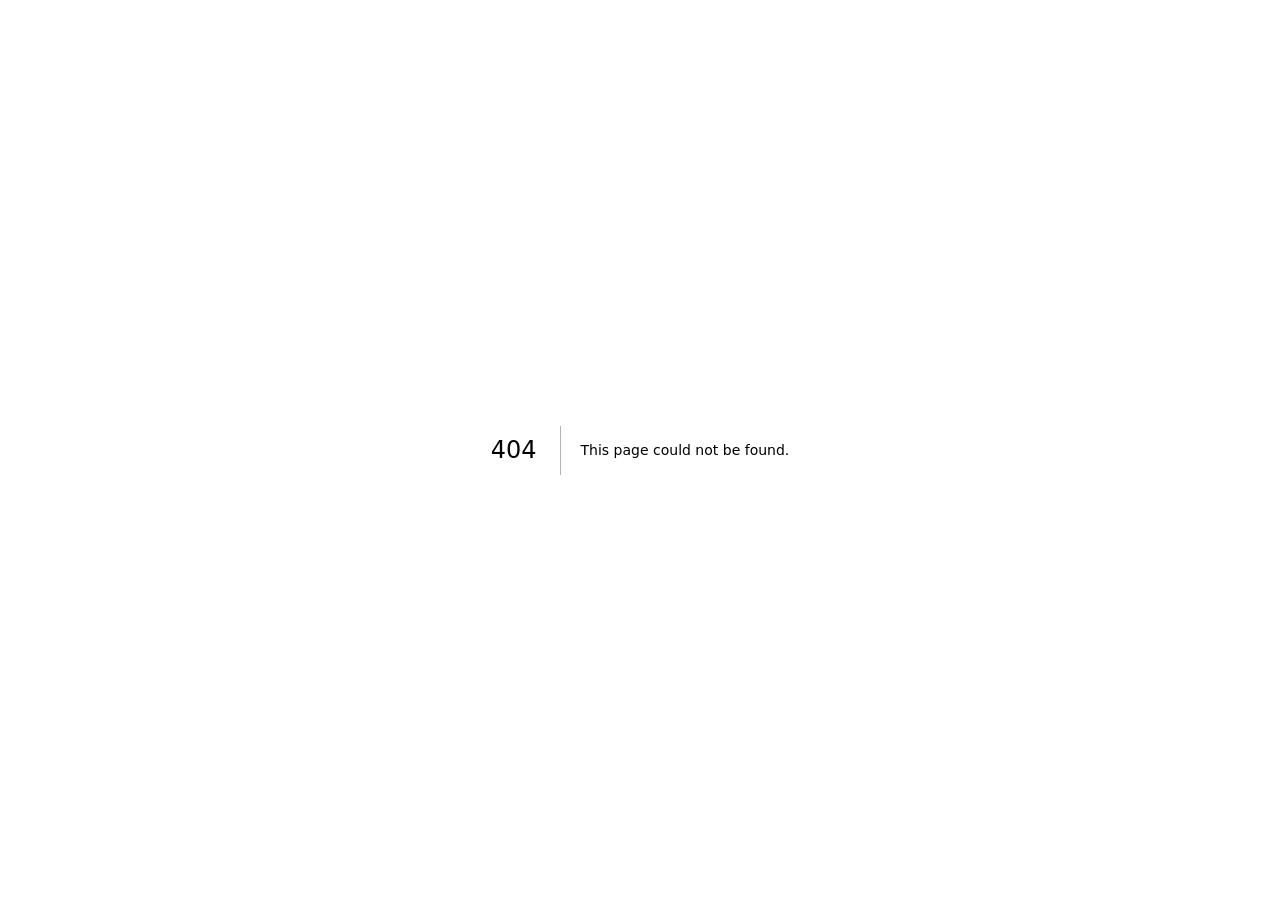
<file: 404/index.html>
<!DOCTYPE html><html><head><meta charSet="utf-8"/><meta name="viewport" content="width=device-width, initial-scale=1"/><link rel="preload" as="script" fetchPriority="low" href="/_next/static/chunks/1u7g3ozgoi_5b.js"/><script src="/_next/static/chunks/11nrbs7piza5-.js" async=""></script><script src="/_next/static/chunks/32w3y3plaevx9.js" async=""></script><script src="/_next/static/chunks/turbopack-2jg4m6-8s73wm.js" async=""></script><script src="/_next/static/chunks/23qn5szfnlln1.js" async=""></script><meta name="robots" content="noindex"/><link rel="icon" href="/favicon.ico?favicon.2-6y6busved1c.ico" sizes="32x32" type="image/x-icon"/><link rel="icon" href="/icon.png?icon.35-37irenj0x9.png" sizes="192x192" type="image/png"/><link rel="apple-touch-icon" href="/apple-icon.png?apple-icon.37t80lxeex2g4.png" sizes="180x180" type="image/png"/><meta name="next-size-adjust" content=""/><title>404: This page could not be found.</title><script src="/_next/static/chunks/0cz1d0mv5g_q7.js" noModule=""></script></head><body><div hidden=""><!--$--><!--/$--></div><div style="font-family:system-ui,&quot;Segoe UI&quot;,Roboto,Helvetica,Arial,sans-serif,&quot;Apple Color Emoji&quot;,&quot;Segoe UI Emoji&quot;;height:100vh;text-align:center;display:flex;flex-direction:column;align-items:center;justify-content:center"><div><style>body{color:#000;background:#fff;margin:0}.next-error-h1{border-right:1px solid rgba(0,0,0,.3)}@media (prefers-color-scheme:dark){body{color:#fff;background:#000}.next-error-h1{border-right:1px solid rgba(255,255,255,.3)}}</style><h1 class="next-error-h1" style="display:inline-block;margin:0 20px 0 0;padding:0 23px 0 0;font-size:24px;font-weight:500;vertical-align:top;line-height:49px">404</h1><div style="display:inline-block"><h2 style="font-size:14px;font-weight:400;line-height:49px;margin:0">This page could not be found.</h2></div></div></div><!--$--><!--/$--><script src="/_next/static/chunks/1u7g3ozgoi_5b.js" id="_R_" async=""></script><script>(self.__next_f=self.__next_f||[]).push([0])</script><script>self.__next_f.push([1,"1:\"$Sreact.fragment\"\n2:I[78757,[\"/_next/static/chunks/23qn5szfnlln1.js\"],\"default\"]\n3:I[84570,[\"/_next/static/chunks/23qn5szfnlln1.js\"],\"default\"]\n4:I[2249,[\"/_next/static/chunks/23qn5szfnlln1.js\"],\"OutletBoundary\"]\n5:\"$Sreact.suspense\"\n8:I[2249,[\"/_next/static/chunks/23qn5szfnlln1.js\"],\"ViewportBoundary\"]\na:I[2249,[\"/_next/static/chunks/23qn5szfnlln1.js\"],\"MetadataBoundary\"]\nc:I[85273,[\"/_next/static/chunks/23qn5szfnlln1.js\"],\"default\",1]\n7:X\n0:{\"P\":null,\"c\":[\"\",\"_not-found\",\"\"],\"q\":\"\",\"i\":false,\"f\":[[[\"\",{\"children\":[\"/_not-found\",{\"children\":[\"__PAGE__\",{},\"$undefined\",\"$undefined\",4608]},\"$undefined\",\"$undefined\",4608]},\"$undefined\",\"$undefined\",4624],[[\"$\",\"$1\",\"c\",{\"children\":[[[\"$\",\"script\",\"script-0\",{\"src\":\"/_next/static/chunks/23qn5szfnlln1.js\",\"async\":true,\"nonce\":\"$undefined\"}]],[\"$\",\"html\",null,{\"children\":[\"$\",\"body\",null,{\"children\":[\"$\",\"$L2\",null,{\"parallelRouterKey\":\"children\",\"error\":\"$undefined\",\"errorStyles\":\"$undefined\",\"errorScripts\":\"$undefined\",\"template\":[\"$\",\"$L3\",null,{}],\"templateStyles\":\"$undefined\",\"templateScripts\":\"$undefined\",\"notFound\":[[[\"$\",\"title\",null,{\"children\":\"404: This page could not be found.\"}],[\"$\",\"div\",null,{\"style\":{\"fontFamily\":\"system-ui,\\\"Segoe UI\\\",Roboto,Helvetica,Arial,sans-serif,\\\"Apple Color Emoji\\\",\\\"Segoe UI Emoji\\\"\",\"height\":\"100vh\",\"textAlign\":\"center\",\"display\":\"flex\",\"flexDirection\":\"column\",\"alignItems\":\"center\",\"justifyContent\":\"center\"},\"children\":[\"$\",\"div\",null,{\"children\":[[\"$\",\"style\",null,{\"dangerouslySetInnerHTML\":{\"__html\":\"body{color:#000;background:#fff;margin:0}.next-error-h1{border-right:1px solid rgba(0,0,0,.3)}@media (prefers-color-scheme:dark){body{color:#fff;background:#000}.next-error-h1{border-right:1px solid rgba(255,255,255,.3)}}\"}}],[\"$\",\"h1\",null,{\"className\":\"next-error-h1\",\"style\":{\"display\":\"inline-block\",\"margin\":\"0 20px 0 0\",\"padding\":\"0 23px 0 0\",\"fontSize\":24,\"fontWeight\":500,\"verticalAlign\":\"top\",\"lineHeight\":\"49px\"},\"children\":404}],[\"$\",\"div\",null,{\"style\":{\"display\":\"inline-block\"},\"children\":[\"$\",\"h2\",null,{\"style\":{\"fontSize\":14,\"fontWeight\":400,\"lineHeight\":\"49px\",\"margin\":0},\"children\":\"This page could not be found.\"}]}]]}]}]],[]],\"forbidden\":\"$undefined\",\"unauthorized\":\"$undefined\"}]}]}]]}],{\"children\":[[\"$\",\"$1\",\"c\",{\"children\":[null,[\"$\",\"$L2\",null,{\"parallelRouterKey\":\"children\",\"error\":\"$undefined\",\"errorStyles\":\"$undefined\",\"errorScripts\":\"$undefined\",\"template\":[\"$\",\"$L3\",null,{}],\"templateStyles\":\"$undefined\",\"templateScripts\":\"$undefined\",\"notFound\":\"$undefined\",\"forbidden\":\"$undefined\",\"unauthorized\":\"$undefined\"}]]}],{\"children\":[[\"$\",\"$1\",\"c\",{\"children\":[[[\"$\",\"title\",null,{\"children\":\"404: This page could not be found.\"}],[\"$\",\"div\",null,{\"style\":\"$0:f:0:1:0:props:children:1:props:children:props:children:props:notFound:0:1:props:style\",\"children\":[\"$\",\"div\",null,{\"children\":[[\"$\",\"style\",null,{\"dangerouslySetInnerHTML\":{\"__html\":\"body{color:#000;background:#fff;margin:0}.next-error-h1{border-right:1px solid rgba(0,0,0,.3)}@media (prefers-color-scheme:dark){body{color:#fff;background:#000}.next-error-h1{border-right:1px solid rgba(255,255,255,.3)}}\"}}],[\"$\",\"h1\",null,{\"className\":\"next-error-h1\",\"style\":\"$0:f:0:1:0:props:children:1:props:children:props:children:props:notFound:0:1:props:children:props:children:1:props:style\",\"children\":404}],[\"$\",\"div\",null,{\"style\":\"$0:f:0:1:0:props:children:1:props:children:props:children:props:notFound:0:1:props:children:props:children:2:props:style\",\"children\":[\"$\",\"h2\",null,{\"style\":\"$0:f:0:1:0:props:children:1:props:children:props:children:props:notFound:0:1:props:children:props:children:2:props:children:props:style\",\"children\":\"This page could not be found.\"}]}]]}]}]],null,[\"$\",\"$L4\",null,{\"children\":[\"$\",\"$5\",null,{\"name\":\"Next.MetadataOutlet\",\"children\":\"$@6\"}]}]]}],{},null,false,null]},null,false,\"$7\"]},null,false,null],[\"$\",\"$1\",\"h\",{\"children\":[[\"$\",\"meta\",null,{\"name\":\"robots\",\"content\":\"noindex\"}],[\"$\",\"$L8\",null,{\"children\":\"$L9\"}],[\"$\",\"div\",null,{\"hidden\":true,\"children\":[\"$\",\"$La\",null,{\"children\":[\"$\",\"$5\",null,{\"name\":\"Next.Metadata\",\"children\":\"$Lb\"}]}]}],[\"$\",\"meta\",null,{\"name\":\"next-size-adjust\",\"content\":\"\"}]]}],false]],\"m\":\"$undefined\",\"G\":[\"$c\",[]],\"S\":true,\"h\":null,\"r\":\"$undefined\",\"s\":\"$undefined\",\"a\":\"$undefined\",\"l\":\"$undefined\",\"p\":\"$undefined\",\"d\":\"$undefined\",\"b\":\"IDLvhYlk6EtdcAP5vohNQ\"}\n7:C\n9:[[\"$\",\"meta\",\"0\",{\"charSet\":\"utf-8\"}],[\"$\",\"meta\",\"1\",{\"name\":\"viewport\",\"content\":\"width=device-width, initial-scale=1\"}]]\nd:I[53711,[\"/_next/static/chunks/23qn5szfnlln1.js\"],\"IconMark\"]\n6:null\nb:[[\"$\",\"link\",\"0\",{\"rel\":\"icon\",\"href\":\"/favicon.ico?favicon.2-6y6busved1c.ico\",\"sizes\":\"32x32\",\"type\":\"image/x-icon\"}],[\"$\",\"link\",\"1\",{\"rel\":\"icon\",\"href\":\"/icon.png?icon.35-37irenj0x9.png\",\"sizes\":\"192x192\",\"type\":\"image/png\"}],[\"$\",\"link\",\"2\",{\"rel\":\"apple-touch-icon\",\"href\":\"/apple-icon.png?apple-icon.37t80lxeex2g4.png\",\"sizes\":\"180x180\",\"type\":\"image/png\"}],[\"$\",\"$Ld\",\"3\",{}]]\n"])</script></body></html>
</file>
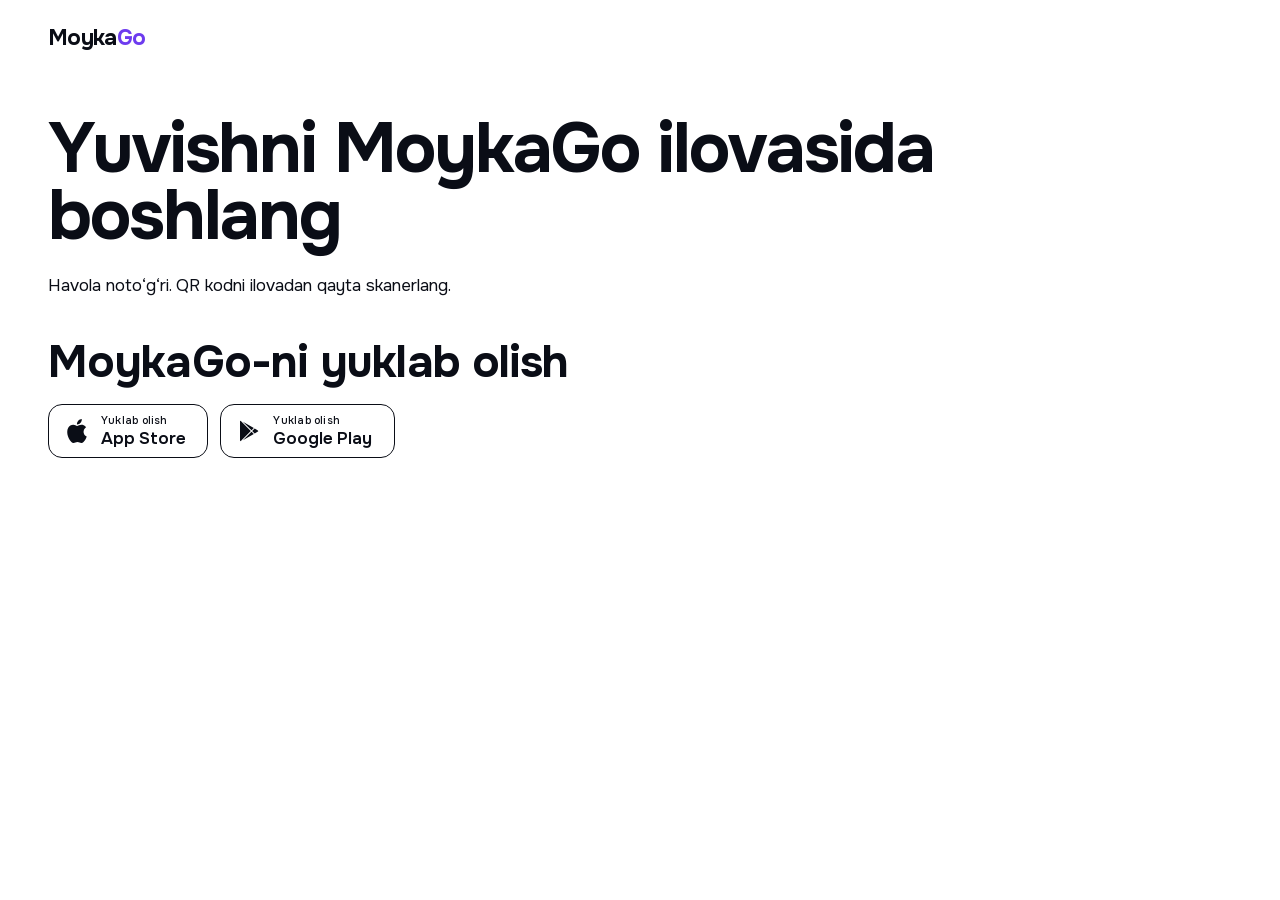
<file: c/index.html>
<!DOCTYPE html><html lang="uz" class="onest_db76eca-module__K9S91a__variable"><head><meta charSet="utf-8"/><meta name="viewport" content="width=device-width, initial-scale=1"/><link rel="preload" href="/_next/static/media/16d91c780434f2ce-s.p.0y1w0k24nk0rl.woff2" as="font" crossorigin="" type="font/woff2"/><link rel="preload" href="/_next/static/media/8800dfc60902df36-s.p.2sla2yow9-9p_.woff2" as="font" crossorigin="" type="font/woff2"/><link rel="stylesheet" href="/_next/static/chunks/0ktc46g3vf5b7.css" data-precedence="next"/><link rel="stylesheet" href="/_next/static/chunks/2vb1hao7-xhm2.css" data-precedence="next"/><link rel="preload" as="script" fetchPriority="low" href="/_next/static/chunks/1u7g3ozgoi_5b.js"/><script src="/_next/static/chunks/11nrbs7piza5-.js" async=""></script><script src="/_next/static/chunks/32w3y3plaevx9.js" async=""></script><script src="/_next/static/chunks/turbopack-2jg4m6-8s73wm.js" async=""></script><script src="/_next/static/chunks/23qn5szfnlln1.js" async=""></script><script src="/_next/static/chunks/0iao7tetgqeg1.js" async=""></script><title>Yuvishni MoykaGo ilovasida boshlang</title><meta name="description" content="Yaqin moykani xaritada toping, vaqtini tanlang. Mashina tayyor boʻlsa, telefoningizga xabar keladi."/><meta name="robots" content="noindex, nofollow"/><meta property="og:title" content="Yuvishni MoykaGo ilovasida boshlang"/><meta property="og:description" content="Yaqin moykani xaritada toping, vaqtini tanlang. Mashina tayyor boʻlsa, telefoningizga xabar keladi."/><meta property="og:site_name" content="MoykaGo"/><meta property="og:locale" content="uz_UZ"/><meta property="og:image" content="https://moyka-go.uz/og-uz.png"/><meta property="og:image:width" content="1200"/><meta property="og:image:height" content="630"/><meta property="og:image:alt" content="MoykaGo — Toshkentda moyka, navbatsiz"/><meta property="og:type" content="website"/><meta name="twitter:card" content="summary_large_image"/><meta name="twitter:title" content="Yuvishni MoykaGo ilovasida boshlang"/><meta name="twitter:description" content="Yaqin moykani xaritada toping, vaqtini tanlang. Mashina tayyor boʻlsa, telefoningizga xabar keladi."/><meta name="twitter:image" content="https://moyka-go.uz/og-uz.png"/><meta name="twitter:image:alt" content="MoykaGo — Toshkentda moyka, navbatsiz"/><meta name="twitter:image:width" content="1200"/><meta name="twitter:image:height" content="630"/><link rel="icon" href="/favicon.ico?favicon.2-6y6busved1c.ico" sizes="32x32" type="image/x-icon"/><link rel="icon" href="/icon.png?icon.35-37irenj0x9.png" sizes="192x192" type="image/png"/><link rel="apple-touch-icon" href="/apple-icon.png?apple-icon.37t80lxeex2g4.png" sizes="180x180" type="image/png"/><meta name="next-size-adjust" content=""/><script src="/_next/static/chunks/0cz1d0mv5g_q7.js" noModule=""></script></head><body><div hidden=""><!--$--><!--/$--></div><header class="wrap Download-module__KHwavq__top"><a href="/" class="Nav-module__bLoQaq__mark">Moyka<span class="Nav-module__bLoQaq__go">Go</span></a></header><main class="wrap inner-module__K7rZ0q__main Download-module__KHwavq__main"><h1 class="inner-module__K7rZ0q__title">Yuvishni MoykaGo ilovasida boshlang</h1><p class="inner-module__K7rZ0q__lead">Havola notoʻgʻri. QR kodni ilovadan qayta skanerlang.</p><section class="OpenVenue-module__kxT28W__download"><h2 class="OpenVenue-module__kxT28W__downloadTitle">MoykaGo-ni yuklab olish</h2><div class="StoreButtons-module__61l16a__row"><a class="StoreButtons-module__61l16a__btn StoreButtons-module__61l16a__light" href="https://apps.apple.com/uz/app/id6824525569"><svg class="StoreButtons-module__61l16a__glyph" viewBox="0 0 24 24" width="24" height="24" aria-hidden="true"><path fill="currentColor" d="M12.152 6.896c-.948 0-2.415-1.078-3.96-1.04-2.04.027-3.91 1.183-4.961 3.014-2.117 3.675-.546 9.103 1.519 12.09 1.013 1.454 2.208 3.09 3.792 3.039 1.52-.065 2.09-.987 3.935-.987 1.831 0 2.35.987 3.96.948 1.637-.026 2.676-1.48 3.676-2.948 1.156-1.688 1.636-3.325 1.662-3.415-.039-.013-3.182-1.221-3.22-4.857-.026-3.04 2.48-4.494 2.597-4.559-1.429-2.09-3.623-2.324-4.39-2.376-2-.156-3.675 1.09-4.61 1.09zM15.53 3.83c.843-1.012 1.4-2.427 1.245-3.83-1.207.052-2.662.805-3.532 1.818-.78.896-1.454 2.338-1.273 3.714 1.338.104 2.715-.688 3.559-1.701"></path></svg><span class="StoreButtons-module__61l16a__label"><span class="StoreButtons-module__61l16a__small">Yuklab olish</span><span class="StoreButtons-module__61l16a__big">App Store</span></span></a><a class="StoreButtons-module__61l16a__btn StoreButtons-module__61l16a__light" href="https://play.google.com/store/apps/details?id=uz.moyka.app"><svg class="StoreButtons-module__61l16a__glyph" viewBox="0 0 24 24" width="24" height="24" aria-hidden="true"><path fill="currentColor" d="M3.609 1.814L13.792 12 3.61 22.186a.996.996 0 0 1-.61-.92V2.734a1 1 0 0 1 .609-.92zm10.89 10.893l2.302 2.302-10.937 6.333 8.635-8.635zm3.199-3.198l2.807 1.626a1 1 0 0 1 0 1.73l-2.808 1.626L15.206 12l2.492-2.491zM5.864 2.658L16.802 8.99l-2.303 2.303-8.635-8.635z"></path></svg><span class="StoreButtons-module__61l16a__label"><span class="StoreButtons-module__61l16a__small">Yuklab olish</span><span class="StoreButtons-module__61l16a__big">Google Play</span></span></a></div></section></main><!--$--><!--/$--><script src="/_next/static/chunks/1u7g3ozgoi_5b.js" id="_R_" async=""></script><script>(self.__next_f=self.__next_f||[]).push([0])</script><script>self.__next_f.push([1,"1:\"$Sreact.fragment\"\n2:I[78757,[\"/_next/static/chunks/23qn5szfnlln1.js\"],\"default\"]\n3:I[84570,[\"/_next/static/chunks/23qn5szfnlln1.js\"],\"default\"]\n4:I[25515,[\"/_next/static/chunks/0iao7tetgqeg1.js\"],\"OpenCheckIn\"]\n5:I[2249,[\"/_next/static/chunks/23qn5szfnlln1.js\"],\"OutletBoundary\"]\n6:\"$Sreact.suspense\"\n9:I[2249,[\"/_next/static/chunks/23qn5szfnlln1.js\"],\"ViewportBoundary\"]\nb:I[2249,[\"/_next/static/chunks/23qn5szfnlln1.js\"],\"MetadataBoundary\"]\nd:I[85273,[],\"default\",1]\n:HL[\"/_next/static/chunks/0ktc46g3vf5b7.css\",\"style\"]\n:HL[\"/_next/static/media/16d91c780434f2ce-s.p.0y1w0k24nk0rl.woff2\",\"font\",{\"crossOrigin\":\"\",\"type\":\"font/woff2\"}]\n:HL[\"/_next/static/media/8800dfc60902df36-s.p.2sla2yow9-9p_.woff2\",\"font\",{\"crossOrigin\":\"\",\"type\":\"font/woff2\"}]\n:HL[\"/_next/static/chunks/2vb1hao7-xhm2.css\",\"style\"]\n8:X\n0:{\"P\":null,\"c\":[\"\",\"c\",\"\"],\"q\":\"\",\"i\":false,\"f\":[[[\"\",{\"children\":[\"(uz)\",{\"children\":[\"c\",{\"children\":[\"__PAGE__\",{},\"$undefined\",\"$undefined\",4608]},\"$undefined\",\"$undefined\",4608]},\"$undefined\",\"$undefined\",4624]},\"$undefined\",\"$undefined\",4624],[[\"$\",\"$1\",\"c\",{\"children\":[null,[\"$\",\"$L2\",null,{\"parallelRouterKey\":\"children\",\"error\":\"$undefined\",\"errorStyles\":\"$undefined\",\"errorScripts\":\"$undefined\",\"template\":[\"$\",\"$L3\",null,{}],\"templateStyles\":\"$undefined\",\"templateScripts\":\"$undefined\",\"notFound\":[[[\"$\",\"title\",null,{\"children\":\"404: This page could not be found.\"}],[\"$\",\"div\",null,{\"style\":{\"fontFamily\":\"system-ui,\\\"Segoe UI\\\",Roboto,Helvetica,Arial,sans-serif,\\\"Apple Color Emoji\\\",\\\"Segoe UI Emoji\\\"\",\"height\":\"100vh\",\"textAlign\":\"center\",\"display\":\"flex\",\"flexDirection\":\"column\",\"alignItems\":\"center\",\"justifyContent\":\"center\"},\"children\":[\"$\",\"div\",null,{\"children\":[[\"$\",\"style\",null,{\"dangerouslySetInnerHTML\":{\"__html\":\"body{color:#000;background:#fff;margin:0}.next-error-h1{border-right:1px solid rgba(0,0,0,.3)}@media (prefers-color-scheme:dark){body{color:#fff;background:#000}.next-error-h1{border-right:1px solid rgba(255,255,255,.3)}}\"}}],[\"$\",\"h1\",null,{\"className\":\"next-error-h1\",\"style\":{\"display\":\"inline-block\",\"margin\":\"0 20px 0 0\",\"padding\":\"0 23px 0 0\",\"fontSize\":24,\"fontWeight\":500,\"verticalAlign\":\"top\",\"lineHeight\":\"49px\"},\"children\":404}],[\"$\",\"div\",null,{\"style\":{\"display\":\"inline-block\"},\"children\":[\"$\",\"h2\",null,{\"style\":{\"fontSize\":14,\"fontWeight\":400,\"lineHeight\":\"49px\",\"margin\":0},\"children\":\"This page could not be found.\"}]}]]}]}]],[]],\"forbidden\":\"$undefined\",\"unauthorized\":\"$undefined\"}]]}],{\"children\":[[\"$\",\"$1\",\"c\",{\"children\":[[[\"$\",\"link\",\"0\",{\"rel\":\"stylesheet\",\"href\":\"/_next/static/chunks/0ktc46g3vf5b7.css\",\"precedence\":\"next\",\"crossOrigin\":\"$undefined\",\"nonce\":\"$undefined\"}]],[\"$\",\"html\",null,{\"lang\":\"uz\",\"className\":\"onest_db76eca-module__K9S91a__variable\",\"children\":[\"$\",\"body\",null,{\"children\":[\"$\",\"$L2\",null,{\"parallelRouterKey\":\"children\",\"error\":\"$undefined\",\"errorStyles\":\"$undefined\",\"errorScripts\":\"$undefined\",\"template\":[\"$\",\"$L3\",null,{}],\"templateStyles\":\"$undefined\",\"templateScripts\":\"$undefined\",\"notFound\":[[[\"$\",\"title\",null,{\"children\":\"404: This page could not be found.\"}],[\"$\",\"div\",null,{\"style\":\"$0:f:0:1:0:props:children:1:props:notFound:0:1:props:style\",\"children\":[\"$\",\"div\",null,{\"children\":[[\"$\",\"style\",null,{\"dangerouslySetInnerHTML\":{\"__html\":\"body{color:#000;background:#fff;margin:0}.next-error-h1{border-right:1px solid rgba(0,0,0,.3)}@media (prefers-color-scheme:dark){body{color:#fff;background:#000}.next-error-h1{border-right:1px solid rgba(255,255,255,.3)}}\"}}],[\"$\",\"h1\",null,{\"className\":\"next-error-h1\",\"style\":\"$0:f:0:1:0:props:children:1:props:notFound:0:1:props:children:props:children:1:props:style\",\"children\":404}],[\"$\",\"div\",null,{\"style\":\"$0:f:0:1:0:props:children:1:props:notFound:0:1:props:children:props:children:2:props:style\",\"children\":[\"$\",\"h2\",null,{\"style\":\"$0:f:0:1:0:props:children:1:props:notFound:0:1:props:children:props:children:2:props:children:props:style\",\"children\":\"This page could not be found.\"}]}]]}]}]],[]],\"forbidden\":\"$undefined\",\"unauthorized\":\"$undefined\"}]}]}]]}],{\"children\":[[\"$\",\"$1\",\"c\",{\"children\":[null,[\"$\",\"$L2\",null,{\"parallelRouterKey\":\"children\",\"error\":\"$undefined\",\"errorStyles\":\"$undefined\",\"errorScripts\":\"$undefined\",\"template\":[\"$\",\"$L3\",null,{}],\"templateStyles\":\"$undefined\",\"templateScripts\":\"$undefined\",\"notFound\":\"$undefined\",\"forbidden\":\"$undefined\",\"unauthorized\":\"$undefined\"}]]}],{\"children\":[[\"$\",\"$1\",\"c\",{\"children\":[[\"$\",\"$L4\",null,{}],[[\"$\",\"link\",\"0\",{\"rel\":\"stylesheet\",\"href\":\"/_next/static/chunks/2vb1hao7-xhm2.css\",\"precedence\":\"next\",\"crossOrigin\":\"$undefined\",\"nonce\":\"$undefined\"}],[\"$\",\"script\",\"script-0\",{\"src\":\"/_next/static/chunks/0iao7tetgqeg1.js\",\"async\":true,\"nonce\":\"$undefined\"}]],[\"$\",\"$L5\",null,{\"children\":[\"$\",\"$6\",null,{\"name\":\"Next.MetadataOutlet\",\"children\":\"$@7\"}]}]]}],{},null,false,null]},null,false,\"$8\"]},null,false,null]},null,false,\"$8\"],[\"$\",\"$1\",\"h\",{\"children\":[null,[\"$\",\"$L9\",null,{\"children\":\"$La\"}],[\"$\",\"div\",null,{\"hidden\":true,\"children\":[\"$\",\"$Lb\",null,{\"children\":[\"$\",\"$6\",null,{\"name\":\"Next.Metadata\",\"children\":\"$Lc\"}]}]}],[\"$\",\"meta\",null,{\"name\":\"next-size-adjust\",\"content\":\"\"}]]}],false]],\"m\":\"$undefined\",\"G\":[\"$d\",[]],\"S\":true,\"h\":null,\"r\":\"$undefined\",\"s\":\"$undefined\",\"a\":\"$undefined\",\"l\":\"$undefined\",\"p\":\"$undefined\",\"d\":\"$undefined\",\"b\":\"IDLvhYlk6EtdcAP5vohNQ\"}\n8:C\na:[[\"$\",\"meta\",\"0\",{\"charSet\":\"utf-8\"}],[\"$\",\"meta\",\"1\",{\"name\":\"viewport\",\"content\":\"width=device-width, initial-scale=1\"}]]\ne:I[53711,[\"/_next/static/chunks/23qn5szfnlln1.js\"],\"IconMark\"]\n7:null\nc:[[\"$\",\"title\",\"0\",{\"children\":\"Yuvishni MoykaGo ilovasida boshlang\"}],[\"$\",\"meta\",\"1\",{\"name\":\"description\",\"content\":\"Yaqin moykani xaritada toping, vaqtini tanlang. Mashina tayyor boʻlsa, telefoningizga xabar keladi.\"}],[\"$\",\"meta\",\"2\",{\"name\":\"robots\",\"content\":\"noindex, nofollow\"}],[\"$\",\"meta\",\"3\",{\"property\":\"og:title\",\"content\":\"Yuvishni MoykaGo ilovasida boshlang\"}],[\"$\",\"meta\",\"4\",{\"property\":\"og:description\",\"content\":\"Yaqin moykani xaritada toping, vaqtini tanlang. Mashina tayyor boʻlsa, telefoningizga xabar keladi.\"}],[\"$\",\"meta\",\"5\",{\"property\":\"og:site_name\",\"content\":\"MoykaGo\"}],[\"$\",\"meta\",\"6\",{\"property\":\"og:locale\",\"content\":\"uz_UZ\"}],[\"$\",\"meta\",\"7\",{\"property\":\"og:image\",\"content\":\"https://moyka-go.uz/og-uz.png\"}],[\"$\",\"meta\",\"8\",{\"property\":\"og:image:width\",\"content\":\"1200\"}],[\"$\",\"meta\",\"9\",{\"property\":\"og:image:height\",\"content\":\"630\"}],[\"$\",\"meta\",\"10\",{\"property\":\"og:image:alt\",\"content\":\"MoykaGo — Toshkentda moyka, navbatsiz\"}],[\"$\",\"meta\",\"11\",{\"property\":\"og:type\",\"content\":\"website\"}],[\"$\",\"meta\",\"12\",{\"name\":\"twitter:card\",\"content\":\"summary_large_image\"}],[\"$\",\"meta\",\"13\",{\"name\":\"twitter:title\",\"content\":\"Yuvishni MoykaGo ilovasida boshlang\"}],[\"$\",\"meta\",\"14\",{\"name\":\"twitter:description\",\"content\":\"Yaqin moykani xaritada toping, vaqtini tanlang. Mashina tayyor boʻlsa, telefoningizga xabar keladi.\"}],[\"$\",\"meta\",\"15\",{\"name\":\"twitter:image\",\"content\":\"https://moyka-go.uz/og-uz.png\"}],[\"$\",\"meta\",\"16\",{\"name\":\"twitter:image:alt\",\"content\":\"MoykaGo — Toshkentda moyka, navbatsiz\"}],[\"$\",\"meta\",\"17\",{\"name\":\"twitter:image:width\",\"content\":\"1200\"}],[\"$\",\"meta\",\"18\",{\"name\":\"twitter:image:height\",\"content\":\"630\"}],[\"$\",\"link\",\"19\",{\"rel\":\"icon\",\"href\":\"/favicon.ico?favicon.2-6y6busved1c.ico\",\"sizes\":\"32x32\",\"type\":\"image/x-icon\"}],[\"$\",\"link\",\"20\",{\"rel\":\"icon\",\"href\":\"/icon.png?icon.35-37irenj0x9.png\",\"sizes\":\"192x192\",\"type\":\"image/png\"}],[\"$\",\"link\",\"21\",{\"rel\":\"apple-touch-icon\",\"href\":\"/apple-icon.png?apple-icon.37t80lxeex2g4.png\",\"sizes\":\"180x180\",\"type\":\"image/png\"}],[\"$\",\"$Le\",\"22\",{}]]\n"])</script></body></html>
</file>
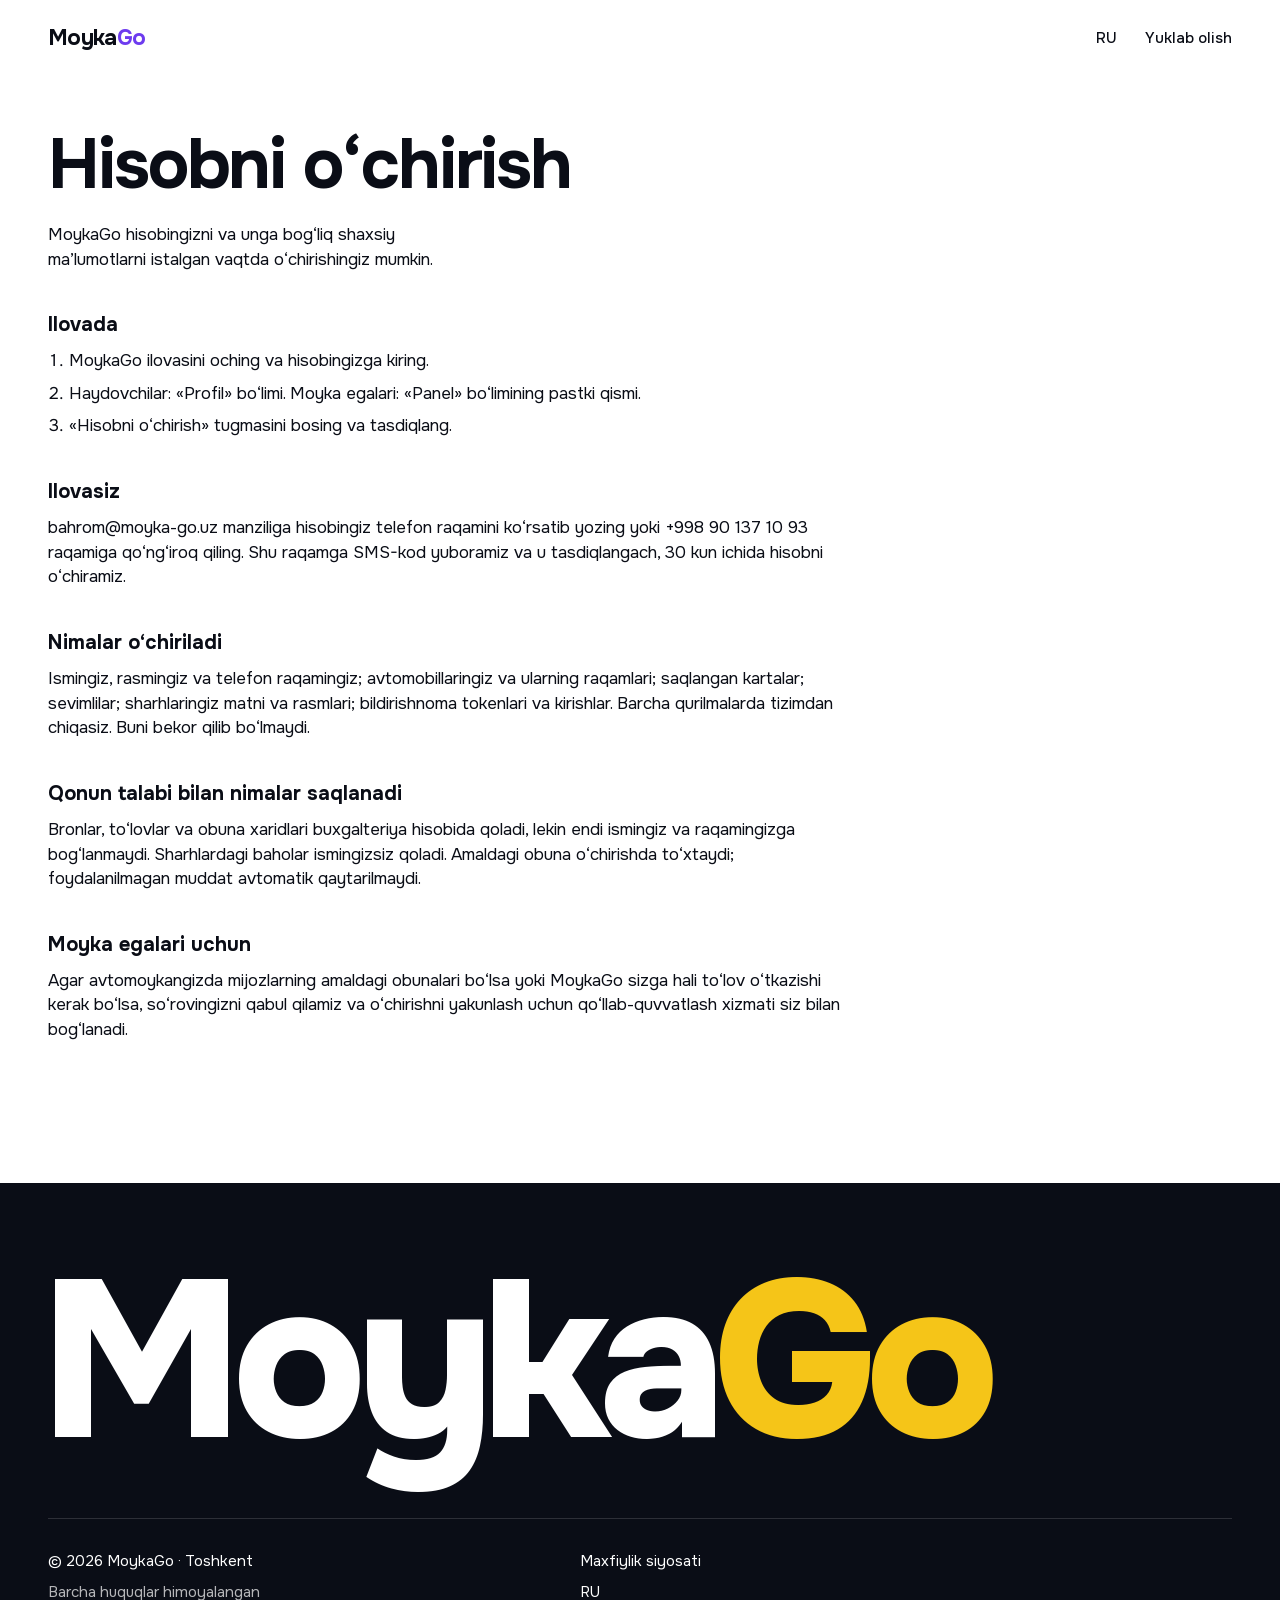
<file: delete-account/index.html>
<!DOCTYPE html><html lang="uz" class="onest_db76eca-module__K9S91a__variable"><head><meta charSet="utf-8"/><meta name="viewport" content="width=device-width, initial-scale=1"/><link rel="preload" href="/_next/static/media/16d91c780434f2ce-s.p.0y1w0k24nk0rl.woff2" as="font" crossorigin="" type="font/woff2"/><link rel="preload" href="/_next/static/media/8800dfc60902df36-s.p.2sla2yow9-9p_.woff2" as="font" crossorigin="" type="font/woff2"/><link rel="stylesheet" href="/_next/static/chunks/0ktc46g3vf5b7.css" data-precedence="next"/><link rel="stylesheet" href="/_next/static/chunks/2vb1hao7-xhm2.css" data-precedence="next"/><link rel="preload" as="script" fetchPriority="low" href="/_next/static/chunks/1u7g3ozgoi_5b.js"/><script src="/_next/static/chunks/11nrbs7piza5-.js" async=""></script><script src="/_next/static/chunks/32w3y3plaevx9.js" async=""></script><script src="/_next/static/chunks/turbopack-2jg4m6-8s73wm.js" async=""></script><script src="/_next/static/chunks/23qn5szfnlln1.js" async=""></script><script src="/_next/static/chunks/0tz15pga4sn_j.js" async=""></script><script src="/_next/static/chunks/3slep84jkk1zm.js" async=""></script><title>Hisobni oʻchirish — MoykaGo</title><meta name="description" content="Yaqin moykani xaritada toping, vaqtini tanlang. Mashina tayyor boʻlsa, telefoningizga xabar keladi."/><link rel="canonical" href="https://moyka-go.uz/delete-account/"/><link rel="alternate" hrefLang="uz-UZ" href="https://moyka-go.uz/delete-account/"/><link rel="alternate" hrefLang="ru-RU" href="https://moyka-go.uz/ru/delete-account/"/><link rel="alternate" hrefLang="x-default" href="https://moyka-go.uz/delete-account/"/><meta property="og:title" content="Hisobni oʻchirish — MoykaGo"/><meta property="og:description" content="Yaqin moykani xaritada toping, vaqtini tanlang. Mashina tayyor boʻlsa, telefoningizga xabar keladi."/><meta property="og:url" content="https://moyka-go.uz/delete-account/"/><meta property="og:site_name" content="MoykaGo"/><meta property="og:locale" content="uz_UZ"/><meta property="og:image" content="https://moyka-go.uz/og-uz.png"/><meta property="og:image:width" content="1200"/><meta property="og:image:height" content="630"/><meta property="og:image:alt" content="MoykaGo — Toshkentda moyka, navbatsiz"/><meta property="og:type" content="website"/><meta name="twitter:card" content="summary_large_image"/><meta name="twitter:title" content="Hisobni oʻchirish — MoykaGo"/><meta name="twitter:description" content="Yaqin moykani xaritada toping, vaqtini tanlang. Mashina tayyor boʻlsa, telefoningizga xabar keladi."/><meta name="twitter:image" content="https://moyka-go.uz/og-uz.png"/><meta name="twitter:image:alt" content="MoykaGo — Toshkentda moyka, navbatsiz"/><meta name="twitter:image:width" content="1200"/><meta name="twitter:image:height" content="630"/><link rel="icon" href="/favicon.ico?favicon.2-6y6busved1c.ico" sizes="32x32" type="image/x-icon"/><link rel="icon" href="/icon.png?icon.35-37irenj0x9.png" sizes="192x192" type="image/png"/><link rel="apple-touch-icon" href="/apple-icon.png?apple-icon.37t80lxeex2g4.png" sizes="180x180" type="image/png"/><meta name="next-size-adjust" content=""/><script src="/_next/static/chunks/0cz1d0mv5g_q7.js" noModule=""></script></head><body><div hidden=""><!--$--><!--/$--></div><div class="Nav-module__bLoQaq__sentinel" aria-hidden="true"></div><header class="Nav-module__bLoQaq__nav" data-tone="paper"><nav class="wrap Nav-module__bLoQaq__inner"><a href="/" class="Nav-module__bLoQaq__mark">Moyka<span class="Nav-module__bLoQaq__go">Go</span></a><div class="Nav-module__bLoQaq__links"><a href="/ru/delete-account/" lang="ru" hrefLang="ru">RU</a><a href="/#download">Yuklab olish</a></div></nav></header><main class="wrap inner-module__K7rZ0q__main"><h1 class="inner-module__K7rZ0q__title">Hisobni oʻchirish</h1><p class="inner-module__K7rZ0q__lead">MoykaGo hisobingizni va unga bogʻliq shaxsiy maʼlumotlarni istalgan vaqtda oʻchirishingiz mumkin.</p><h2 class="inner-module__K7rZ0q__h2">Ilovada</h2><ol class="inner-module__K7rZ0q__list"><li>MoykaGo ilovasini oching va hisobingizga kiring.</li><li>Haydovchilar: «Profil» boʻlimi. Moyka egalari: «Panel» boʻlimining pastki qismi.</li><li>«Hisobni oʻchirish» tugmasini bosing va tasdiqlang.</li></ol><h2 class="inner-module__K7rZ0q__h2">Ilovasiz</h2><p class="inner-module__K7rZ0q__para">bahrom@moyka-go.uz manziliga hisobingiz telefon raqamini koʻrsatib yozing yoki +998 90 137 10 93 raqamiga qoʻngʻiroq qiling. Shu raqamga SMS-kod yuboramiz va u tasdiqlangach, 30 kun ichida hisobni oʻchiramiz.</p><h2 class="inner-module__K7rZ0q__h2">Nimalar oʻchiriladi</h2><p class="inner-module__K7rZ0q__para">Ismingiz, rasmingiz va telefon raqamingiz; avtomobillaringiz va ularning raqamlari; saqlangan kartalar; sevimlilar; sharhlaringiz matni va rasmlari; bildirishnoma tokenlari va kirishlar. Barcha qurilmalarda tizimdan chiqasiz. Buni bekor qilib boʻlmaydi.</p><h2 class="inner-module__K7rZ0q__h2">Qonun talabi bilan nimalar saqlanadi</h2><p class="inner-module__K7rZ0q__para">Bronlar, toʻlovlar va obuna xaridlari buxgalteriya hisobida qoladi, lekin endi ismingiz va raqamingizga bogʻlanmaydi. Sharhlardagi baholar ismingizsiz qoladi. Amaldagi obuna oʻchirishda toʻxtaydi; foydalanilmagan muddat avtomatik qaytarilmaydi.</p><h2 class="inner-module__K7rZ0q__h2">Moyka egalari uchun</h2><p class="inner-module__K7rZ0q__para">Agar avtomoykangizda mijozlarning amaldagi obunalari boʻlsa yoki MoykaGo sizga hali toʻlov oʻtkazishi kerak boʻlsa, soʻrovingizni qabul qilamiz va oʻchirishni yakunlash uchun qoʻllab-quvvatlash xizmati siz bilan bogʻlanadi.</p></main><footer class="Footer-module__Grjkva__footer" data-nav="ink"><div class="wrap"><p class="Footer-module__Grjkva__mark" aria-hidden="true">Moyka<span class="Footer-module__Grjkva__go">Go</span></p><div class="Footer-module__Grjkva__grid"><div class="Footer-module__Grjkva__col"><p>© 2026 MoykaGo · <!-- -->Toshkent</p><p class="Footer-module__Grjkva__muted">Barcha huquqlar himoyalangan</p></div><div class="Footer-module__Grjkva__col"><a href="/privacy/">Maxfiylik siyosati</a><a href="/ru/delete-account/" lang="ru" hrefLang="ru">RU</a></div></div></div></footer><!--$--><!--/$--><script src="/_next/static/chunks/1u7g3ozgoi_5b.js" id="_R_" async=""></script><script>(self.__next_f=self.__next_f||[]).push([0])</script><script>self.__next_f.push([1,"1:\"$Sreact.fragment\"\n2:I[78757,[\"/_next/static/chunks/23qn5szfnlln1.js\"],\"default\"]\n3:I[84570,[\"/_next/static/chunks/23qn5szfnlln1.js\"],\"default\"]\n4:I[67614,[\"/_next/static/chunks/0tz15pga4sn_j.js\",\"/_next/static/chunks/3slep84jkk1zm.js\"],\"Nav\"]\n11:I[85273,[],\"default\",1]\n:HL[\"/_next/static/chunks/0ktc46g3vf5b7.css\",\"style\"]\n:HL[\"/_next/static/media/16d91c780434f2ce-s.p.0y1w0k24nk0rl.woff2\",\"font\",{\"crossOrigin\":\"\",\"type\":\"font/woff2\"}]\n:HL[\"/_next/static/media/8800dfc60902df36-s.p.2sla2yow9-9p_.woff2\",\"font\",{\"crossOrigin\":\"\",\"type\":\"font/woff2\"}]\n:HL[\"/_next/static/chunks/2vb1hao7-xhm2.css\",\"style\"]\nf:X\n0:{\"P\":null,\"c\":[\"\",\"delete-account\",\"\"],\"q\":\"\",\"i\":false,\"f\":[[[\"\",{\"children\":[\"(uz)\",{\"children\":[\"delete-account\",{\"children\":[\"__PAGE__\",{},\"$undefined\",\"$undefined\",4608]},\"$undefined\",\"$undefined\",4608]},\"$undefined\",\"$undefined\",4624]},\"$undefined\",\"$undefined\",4624],[[\"$\",\"$1\",\"c\",{\"children\":[null,[\"$\",\"$L2\",null,{\"parallelRouterKey\":\"children\",\"error\":\"$undefined\",\"errorStyles\":\"$undefined\",\"errorScripts\":\"$undefined\",\"template\":[\"$\",\"$L3\",null,{}],\"templateStyles\":\"$undefined\",\"templateScripts\":\"$undefined\",\"notFound\":[[[\"$\",\"title\",null,{\"children\":\"404: This page could not be found.\"}],[\"$\",\"div\",null,{\"style\":{\"fontFamily\":\"system-ui,\\\"Segoe UI\\\",Roboto,Helvetica,Arial,sans-serif,\\\"Apple Color Emoji\\\",\\\"Segoe UI Emoji\\\"\",\"height\":\"100vh\",\"textAlign\":\"center\",\"display\":\"flex\",\"flexDirection\":\"column\",\"alignItems\":\"center\",\"justifyContent\":\"center\"},\"children\":[\"$\",\"div\",null,{\"children\":[[\"$\",\"style\",null,{\"dangerouslySetInnerHTML\":{\"__html\":\"body{color:#000;background:#fff;margin:0}.next-error-h1{border-right:1px solid rgba(0,0,0,.3)}@media (prefers-color-scheme:dark){body{color:#fff;background:#000}.next-error-h1{border-right:1px solid rgba(255,255,255,.3)}}\"}}],[\"$\",\"h1\",null,{\"className\":\"next-error-h1\",\"style\":{\"display\":\"inline-block\",\"margin\":\"0 20px 0 0\",\"padding\":\"0 23px 0 0\",\"fontSize\":24,\"fontWeight\":500,\"verticalAlign\":\"top\",\"lineHeight\":\"49px\"},\"children\":404}],[\"$\",\"div\",null,{\"style\":{\"display\":\"inline-block\"},\"children\":[\"$\",\"h2\",null,{\"style\":{\"fontSize\":14,\"fontWeight\":400,\"lineHeight\":\"49px\",\"margin\":0},\"children\":\"This page could not be found.\"}]}]]}]}]],[]],\"forbidden\":\"$undefined\",\"unauthorized\":\"$undefined\"}]]}],{\"children\":[[\"$\",\"$1\",\"c\",{\"children\":[[[\"$\",\"link\",\"0\",{\"rel\":\"stylesheet\",\"href\":\"/_next/static/chunks/0ktc46g3vf5b7.css\",\"precedence\":\"next\",\"crossOrigin\":\"$undefined\",\"nonce\":\"$undefined\"}]],[\"$\",\"html\",null,{\"lang\":\"uz\",\"className\":\"onest_db76eca-module__K9S91a__variable\",\"children\":[\"$\",\"body\",null,{\"children\":[\"$\",\"$L2\",null,{\"parallelRouterKey\":\"children\",\"error\":\"$undefined\",\"errorStyles\":\"$undefined\",\"errorScripts\":\"$undefined\",\"template\":[\"$\",\"$L3\",null,{}],\"templateStyles\":\"$undefined\",\"templateScripts\":\"$undefined\",\"notFound\":[[[\"$\",\"title\",null,{\"children\":\"404: This page could not be found.\"}],[\"$\",\"div\",null,{\"style\":\"$0:f:0:1:0:props:children:1:props:notFound:0:1:props:style\",\"children\":[\"$\",\"div\",null,{\"children\":[[\"$\",\"style\",null,{\"dangerouslySetInnerHTML\":{\"__html\":\"body{color:#000;background:#fff;margin:0}.next-error-h1{border-right:1px solid rgba(0,0,0,.3)}@media (prefers-color-scheme:dark){body{color:#fff;background:#000}.next-error-h1{border-right:1px solid rgba(255,255,255,.3)}}\"}}],[\"$\",\"h1\",null,{\"className\":\"next-error-h1\",\"style\":\"$0:f:0:1:0:props:children:1:props:notFound:0:1:props:children:props:children:1:props:style\",\"children\":404}],[\"$\",\"div\",null,{\"style\":\"$0:f:0:1:0:props:children:1:props:notFound:0:1:props:children:props:children:2:props:style\",\"children\":[\"$\",\"h2\",null,{\"style\":\"$0:f:0:1:0:props:children:1:props:notFound:0:1:props:children:props:children:2:props:children:props:style\",\"children\":\"This page could not be found.\"}]}]]}]}]],[]],\"forbidden\":\"$undefined\",\"unauthorized\":\"$undefined\"}]}]}]]}],{\"children\":[[\"$\",\"$1\",\"c\",{\"children\":[null,[\"$\",\"$L2\",null,{\"parallelRouterKey\":\"children\",\"error\":\"$undefined\",\"errorStyles\":\"$undefined\",\"errorScripts\":\"$undefined\",\"template\":[\"$\",\"$L3\",null,{}],\"templateStyles\":\"$undefined\",\"templateScripts\":\"$undefined\",\"notFound\":\"$undefined\",\"forbidden\":\"$undefined\",\"unauthorized\":\"$undefined\"}]]}],{\"children\":[[\"$\",\"$1\",\"c\",{\"children\":[[[\"$\",\"$L4\",null,{\"lang\":\"uz\",\"path\":\"/delete-account/\"}],[\"$\",\"main\",null,{\"className\":\"wrap inner-module__K7rZ0q__main\",\"children\":[[\"$\",\"h1\",null,{\"className\":\"inner-module__K7rZ0q__title\",\"children\":\"Hisobni oʻchirish\"}],[\"$\",\"p\",null,{\"className\":\"inner-module__K7rZ0q__lead\",\"children\":\"MoykaGo hisobingizni va unga bogʻliq shaxsiy maʼlumotlarni istalgan vaqtda oʻchirishingiz mumkin.\"}],[\"$\",\"h2\",null,{\"className\":\"inner-module__K7rZ0q__h2\",\"children\":\"Ilovada\"}],[\"$\",\"ol\",null,{\"className\":\"inner-module__K7rZ0q__list\",\"children\":[[\"$\",\"li\",\"MoykaGo ilovasini oching va hisobingizga kiring.\",{\"children\":\"MoykaGo ilovasini oching va hisobingizga kiring.\"}],[\"$\",\"li\",\"Haydovchilar: «Profil» boʻlimi. Moyka egalari: «Panel» boʻlimining pastki qismi.\",{\"children\":\"Haydovchilar: «Profil» boʻlimi. Moyka egalari: «Panel» boʻlimining pastki qismi.\"}],[\"$\",\"li\",\"«Hisobni oʻchirish» tugmasini bosing va tasdiqlang.\",{\"children\":\"«Hisobni oʻchirish» tugmasini bosing va tasdiqlang.\"}]]}],[\"$\",\"h2\",null,{\"className\":\"inner-module__K7rZ0q__h2\",\"children\":\"Ilovasiz\"}],[\"$\",\"p\",null,{\"className\":\"inner-module__K7rZ0q__para\",\"children\":\"bahrom@moyka-go.uz manziliga hisobingiz telefon raqamini koʻrsatib yozing yoki +998 90 137 10 93 raqamiga qoʻngʻiroq qiling. Shu raqamga SMS-kod yuboramiz va u tasdiqlangach, 30 kun ichida hisobni oʻchiramiz.\"}],[\"$\",\"h2\",null,{\"className\":\"inner-module__K7rZ0q__h2\",\"children\":\"Nimalar oʻchiriladi\"}],\"$L5\",\"$L6\",\"$L7\",\"$L8\",\"$L9\"]}],\"$La\"],[\"$Lb\",\"$Lc\",\"$Ld\"],\"$Le\"]}],{},null,false,null]},null,false,\"$f\"]},null,false,null]},null,false,\"$f\"],\"$L10\",false]],\"m\":\"$undefined\",\"G\":[\"$11\",[]],\"S\":true,\"h\":null,\"r\":\"$undefined\",\"s\":\"$undefined\",\"a\":\"$undefined\",\"l\":\"$undefined\",\"p\":\"$undefined\",\"d\":\"$undefined\",\"b\":\"IDLvhYlk6EtdcAP5vohNQ\"}\n12:I[2249,[\"/_next/static/chunks/23qn5szfnlln1.js\"],\"OutletBoundary\"]\n13:\"$Sreact.suspense\"\n15:I[2249,[\"/_next/static/chunks/23qn5szfnlln1.js\"],\"ViewportBoundary\"]\n17:I[2249,[\"/_next/static/chunks/23qn5szfnlln1.js\"],\"MetadataBoundary\"]\n5:[\"$\",\"p\",null,{\"className\":\"inner-module__K7rZ0q__para\",\"children\":\"Ismingiz, rasmingiz va telefon raqamingiz; avtomobillaringiz va ularning raqamlari; saqlangan kartalar; sevimlilar; sharhlaringiz matni va rasmlari; bildirishnoma tokenlari va kirishlar. Barcha qurilmalarda tizimdan chiqasiz. Buni bekor qilib boʻlmaydi.\"}]\n6:[\"$\",\"h2\",null,{\"className\":\"inner-module__K7rZ0q__h2\",\"children\":\"Qonun talabi bilan nimalar saqlanadi\"}]\n7:[\"$\",\"p\",null,{\"className\":\"inner-module__K7rZ0q__para\",\"children\":\"Bronlar, toʻlovlar va obuna xaridlari buxgalteriya hisobida qoladi, lekin endi ismingiz va raqamingizga bogʻlanmaydi. Sharhlardagi baholar ismingizsiz qoladi. Amaldagi obuna oʻchirishda toʻxtaydi; foydalanilmagan muddat avtomatik qaytarilmaydi.\"}]\n8:[\"$\",\"h2\",null,{\"className\":\"inner-module__K7rZ0q__h2\",\"children\":\"Moyka egalari uchun\"}]\n9:[\"$\",\"p\",null,{\"className\":\"inner-module__K7rZ0q__para\",\"children\":\"Agar avtomoykangizda mijozlarning amaldagi obunalari boʻlsa yoki MoykaGo sizga hali toʻlov oʻtkazishi kerak boʻlsa, soʻrovingizni qabul qilamiz va oʻchirishni yakunlash uchun qoʻllab-quvvatlash xizmati siz bilan bogʻlanadi.\"}]\na:[\"$\",\"footer\",null,{\"className\":\"Footer-module__Grjkva__footer\",\"data-nav\":\"ink\",\"children\":[\"$\",\"div\",null,{\"className\":\"wrap\",\"children\":[[\"$\",\"p\",null,{\"className\":\"Footer-module__Grjkva__mark\",\"aria-hidden\":\"true\",\"children\":[\"Moyka\",[\"$\",\"span\",null,{\"className\":\"Footer-module__Grjkva__go\",\"children\":\"Go\"}]]}],[\"$\",\"div\",null,{\"className\":\"Footer-module__Grjkva__grid\",\"children\":[[\"$\",\"div\",null,{\"className\":\"Footer-module__Grjkva__col\",\"children\":[[\"$\",\"p\",null,{\"children\":[\"© 2026 MoykaGo · \",\"Toshkent\"]}],[\"$\",\"p\",null,{\"className\":\"Footer-module__Grjkva__muted\",\"children\":\"Barcha huquqlar himoyalangan\"}]]}],[\"$\",\"div\",null,{\"className\":\"Footer-module__Grjkva__col\",\"children\":[[\"$\",\"a\",null,{\"href\":\"/privacy/\",\"children\":\"Maxfiylik siyosati\"}],[\"$\",\"a\",null,{\"href\":\"/ru/delete-account/\",\"lang\":\"ru\",\"hrefLang\":\"ru\",\"children\":\"RU\"}]]}],null]}]]}]}]\nb:[\"$\",\"link\",\"0\",{\"rel\":\"stylesheet\",\"href\":\"/_next/static/chunks/2vb1hao7-xhm2.css\",\"precedence\":\"next\",\"crossOrigin\":\"$undefined\",\"nonce\":\"$undefined\"}]\nc:[\"$\",\"script\",\"script-0\",{\"src\":\"/_next/static/chunks/0tz15pga4sn_j.js\",\"async\":true,\"nonce\":\"$undefined\"}]\nd:[\"$\",\"script\",\"script-1\",{\"src\":\"/_next/static/chunks/3slep84jkk1zm.js\",\"async\":true,\"nonce\":\"$undefined\"}]\ne:[\"$\",\"$L12\",null,{\"children\":[\"$\",\"$13\",null,{\"name\":\"Next.MetadataOutlet\",\"children\":\"$@14\"}]}]\n10:[\"$\",\"$1\",\"h\",{\"children\":[null,[\"$\",\"$L15\",null,{\"children\":\"$L16\"}],[\"$\",\"div\",null,{\"hidden\":true,\"children\":[\"$\",\"$L17\",null,{\"children\":[\"$\",\"$13\",null,{\"name\":\"Next.Metadata\",\"children\":\"$L18\"}]}]}],[\"$\",\"meta\",null,{\"name\":\"next-size-adjust\",\"content\":\"\"}]]}]\nf:C\n16:[[\"$\",\"meta\",\"0\",{\"charSet\":\"utf-8\"}],[\"$\",\"meta\",\"1\",{\"name\":\"viewport\",\"content\":\"width=device-width, initial-scale=1\"}]]\n19:I[53711,[\"/_next/static/chunks/23qn5szfnlln1.js\"],\"IconMark\"]\n14:null\n18:[[\"$\",\"title\",\"0\",{\"children\":\"Hisobni oʻchirish — MoykaGo\"}],[\"$\",\"meta\",\"1\",{\"name\":\"description\",\"content\":\"Yaqin moykani xaritada toping, vaqtini tanlang. Mashina tayyor boʻlsa, telefoningizga xabar keladi.\"}],[\"$\",\"link\",\"2\",{\"rel\":\"canonical\",\"href\":\"https://moyka-go.uz/delete-account/\"}],[\"$\",\"link\",\"3\",{\"rel\":\"alternate\",\"hrefLang\":\"uz-UZ\",\"href\":\"https://moyka-go.uz/delete-account/\"}],[\"$\",\"link\",\"4\",{\"rel\":\"alternate\",\"hrefLang\":\"ru-RU\",\"href\":\"https://moyka-go.uz/ru/delete-account/\"}],[\"$\",\"link\",\"5\",{\"rel\":\"alternate\",\"hrefLang\":\"x-default\",\"href\":\"https://moyka-go.uz/delete-account/\"}],[\"$\",\"meta\",\"6\",{\"property\":\"og:title\",\"content\":\"Hisobni oʻchirish — MoykaGo\"}],[\"$\",\"meta\",\"7\",{\"property\":\"og:description\",\"content\":\"Yaqin moykani xaritada toping, vaqtini tanlang. Mashina tayyor boʻlsa, telefoningizga xabar keladi.\"}],[\"$\",\"meta\",\"8\",{\"property\":\"og:url\",\"content\":\"https://moyka-go.uz/delete-account/\"}],[\"$\",\"meta\",\"9\",{\"property\":\"og:site_name\",\"content\":\"MoykaGo\"}],[\"$\",\"meta\",\"10\",{\"property\":\"og:locale\",\"content\":\"uz_UZ\"}],[\"$\",\"meta\",\"11\",{\"property\":\"og:image\",\"content\":\"https://moyka-go.uz/og-uz.png\"}],[\"$\",\"meta\",\"12\",{\"property\":\"og:image:width\",\"content\":\"1200\"}],[\"$\",\"meta\",\"13\",{\"property\":\"og:image:height\",\"content\":\"630\"}],[\"$\",\"meta\",\"14\",{\"property\":\"og:image:alt\",\"content\":\"MoykaGo — Toshkentda moyka, navbatsiz\"}],[\"$\",\"meta\",\"15\",{\"property\":\"og:type\",\"content\":\"website\"}],[\"$\",\"meta\",\"16\",{\"name\":\"twitter:card\",\"content\":\"summary_large_image\"}],[\"$\",\"meta\",\"17\",{\"name\":\"twitter:title\",\"content\":\"Hisobni oʻchirish — MoykaGo\"}],[\"$\",\"meta\",\"18\",{\"name\":\"twitter:description\",\"content\":\"Yaqin moykani xaritada toping, vaqtini tanlang. Mashina tayyor boʻlsa, telefoningizga xabar keladi.\"}],[\"$\",\"meta\",\"19\",{\"name\":\"twitter:image\",\"content\":\"https://moyka-go.uz/og-uz.png\"}],[\"$\",\"meta\",\"20\",{\"name\":\"twitter:image:alt\",\"content\":\"MoykaGo — Toshkentda moyka, navbatsiz\"}],[\"$\",\"meta\",\"21\",{\"name\":\"twitter:image:width\",\"content\":\"1200\"}],[\"$\",\"meta\",\"22\",{\"name\":\"twitter:image:height\",\"content\":\"630\"}],[\"$\",\"link\",\"23\",{\"rel\":\"icon\",\"href\":\"/favicon.ico?favicon.2-6y6busved1c.ico\",\"sizes\":\"32x32\",\"type\":\"image/x-icon\"}],[\"$\",\"link\",\"24\",{\"rel\":\"icon\",\"href\":\"/icon.png?icon.35-37irenj0x9.png\",\"sizes\":\"192x192\",\"type\":\"image/png\"}],[\"$\",\"link\",\"25\",{\"rel\":\"apple-touch-icon\",\"href\":\"/apple-icon.png?apple-icon.37t80lxeex2g4.png\",\"sizes\":\"180x180\",\"type\":\"image/png\"}],[\"$\",\"$L19\",\"26\",{}]]\n"])</script></body></html>
</file>
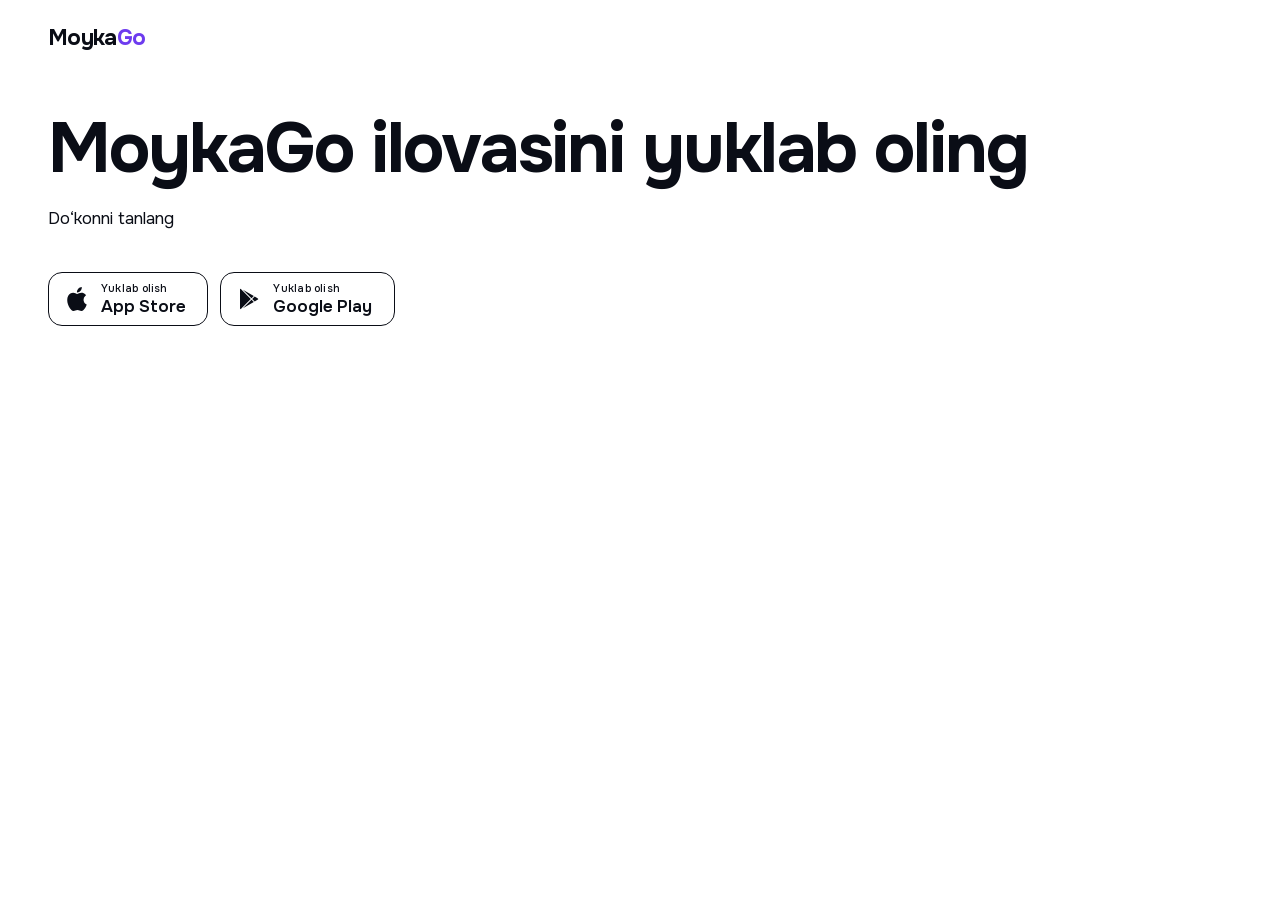
<file: download/index.html>
<!DOCTYPE html><html lang="uz" class="onest_db76eca-module__K9S91a__variable"><head><meta charSet="utf-8"/><meta name="viewport" content="width=device-width, initial-scale=1"/><link rel="preload" href="/_next/static/media/16d91c780434f2ce-s.p.0y1w0k24nk0rl.woff2" as="font" crossorigin="" type="font/woff2"/><link rel="preload" href="/_next/static/media/8800dfc60902df36-s.p.2sla2yow9-9p_.woff2" as="font" crossorigin="" type="font/woff2"/><link rel="stylesheet" href="/_next/static/chunks/0ktc46g3vf5b7.css" data-precedence="next"/><link rel="stylesheet" href="/_next/static/chunks/2vb1hao7-xhm2.css" data-precedence="next"/><link rel="preload" as="script" fetchPriority="low" href="/_next/static/chunks/1u7g3ozgoi_5b.js"/><script src="/_next/static/chunks/11nrbs7piza5-.js" async=""></script><script src="/_next/static/chunks/32w3y3plaevx9.js" async=""></script><script src="/_next/static/chunks/turbopack-2jg4m6-8s73wm.js" async=""></script><script src="/_next/static/chunks/23qn5szfnlln1.js" async=""></script><script src="/_next/static/chunks/0ti12-p5k-5vt.js" async=""></script><title>MoykaGo ilovasini yuklab oling</title><meta name="description" content="Yaqin moykani xaritada toping, vaqtini tanlang. Mashina tayyor boʻlsa, telefoningizga xabar keladi."/><meta name="robots" content="noindex, nofollow"/><meta property="og:title" content="MoykaGo ilovasini yuklab oling"/><meta property="og:description" content="Yaqin moykani xaritada toping, vaqtini tanlang. Mashina tayyor boʻlsa, telefoningizga xabar keladi."/><meta property="og:site_name" content="MoykaGo"/><meta property="og:locale" content="uz_UZ"/><meta property="og:image" content="https://moyka-go.uz/og-uz.png"/><meta property="og:image:width" content="1200"/><meta property="og:image:height" content="630"/><meta property="og:image:alt" content="MoykaGo — Toshkentda moyka, navbatsiz"/><meta property="og:type" content="website"/><meta name="twitter:card" content="summary_large_image"/><meta name="twitter:title" content="MoykaGo ilovasini yuklab oling"/><meta name="twitter:description" content="Yaqin moykani xaritada toping, vaqtini tanlang. Mashina tayyor boʻlsa, telefoningizga xabar keladi."/><meta name="twitter:image" content="https://moyka-go.uz/og-uz.png"/><meta name="twitter:image:alt" content="MoykaGo — Toshkentda moyka, navbatsiz"/><meta name="twitter:image:width" content="1200"/><meta name="twitter:image:height" content="630"/><link rel="icon" href="/favicon.ico?favicon.2-6y6busved1c.ico" sizes="32x32" type="image/x-icon"/><link rel="icon" href="/icon.png?icon.35-37irenj0x9.png" sizes="192x192" type="image/png"/><link rel="apple-touch-icon" href="/apple-icon.png?apple-icon.37t80lxeex2g4.png" sizes="180x180" type="image/png"/><meta name="next-size-adjust" content=""/><script src="/_next/static/chunks/0cz1d0mv5g_q7.js" noModule=""></script></head><body><div hidden=""><!--$--><!--/$--></div><header class="wrap Download-module__KHwavq__top"><a href="/" class="Nav-module__bLoQaq__mark">Moyka<span class="Nav-module__bLoQaq__go">Go</span></a></header><main class="wrap inner-module__K7rZ0q__main Download-module__KHwavq__main"><h1 class="inner-module__K7rZ0q__title">MoykaGo ilovasini yuklab oling</h1><p class="inner-module__K7rZ0q__lead">Doʻkonni tanlang</p><div class="StoreButtons-module__61l16a__row"><a class="StoreButtons-module__61l16a__btn StoreButtons-module__61l16a__light" href="https://apps.apple.com/uz/app/id6824525569"><svg class="StoreButtons-module__61l16a__glyph" viewBox="0 0 24 24" width="24" height="24" aria-hidden="true"><path fill="currentColor" d="M12.152 6.896c-.948 0-2.415-1.078-3.96-1.04-2.04.027-3.91 1.183-4.961 3.014-2.117 3.675-.546 9.103 1.519 12.09 1.013 1.454 2.208 3.09 3.792 3.039 1.52-.065 2.09-.987 3.935-.987 1.831 0 2.35.987 3.96.948 1.637-.026 2.676-1.48 3.676-2.948 1.156-1.688 1.636-3.325 1.662-3.415-.039-.013-3.182-1.221-3.22-4.857-.026-3.04 2.48-4.494 2.597-4.559-1.429-2.09-3.623-2.324-4.39-2.376-2-.156-3.675 1.09-4.61 1.09zM15.53 3.83c.843-1.012 1.4-2.427 1.245-3.83-1.207.052-2.662.805-3.532 1.818-.78.896-1.454 2.338-1.273 3.714 1.338.104 2.715-.688 3.559-1.701"></path></svg><span class="StoreButtons-module__61l16a__label"><span class="StoreButtons-module__61l16a__small">Yuklab olish</span><span class="StoreButtons-module__61l16a__big">App Store</span></span></a><a class="StoreButtons-module__61l16a__btn StoreButtons-module__61l16a__light" href="https://play.google.com/store/apps/details?id=uz.moyka.app"><svg class="StoreButtons-module__61l16a__glyph" viewBox="0 0 24 24" width="24" height="24" aria-hidden="true"><path fill="currentColor" d="M3.609 1.814L13.792 12 3.61 22.186a.996.996 0 0 1-.61-.92V2.734a1 1 0 0 1 .609-.92zm10.89 10.893l2.302 2.302-10.937 6.333 8.635-8.635zm3.199-3.198l2.807 1.626a1 1 0 0 1 0 1.73l-2.808 1.626L15.206 12l2.492-2.491zM5.864 2.658L16.802 8.99l-2.303 2.303-8.635-8.635z"></path></svg><span class="StoreButtons-module__61l16a__label"><span class="StoreButtons-module__61l16a__small">Yuklab olish</span><span class="StoreButtons-module__61l16a__big">Google Play</span></span></a></div></main><!--$--><!--/$--><script src="/_next/static/chunks/1u7g3ozgoi_5b.js" id="_R_" async=""></script><script>(self.__next_f=self.__next_f||[]).push([0])</script><script>self.__next_f.push([1,"1:\"$Sreact.fragment\"\n2:I[78757,[\"/_next/static/chunks/23qn5szfnlln1.js\"],\"default\"]\n3:I[84570,[\"/_next/static/chunks/23qn5szfnlln1.js\"],\"default\"]\n4:I[70373,[\"/_next/static/chunks/0ti12-p5k-5vt.js\"],\"Download\"]\n5:I[2249,[\"/_next/static/chunks/23qn5szfnlln1.js\"],\"OutletBoundary\"]\n6:\"$Sreact.suspense\"\n9:I[2249,[\"/_next/static/chunks/23qn5szfnlln1.js\"],\"ViewportBoundary\"]\nb:I[2249,[\"/_next/static/chunks/23qn5szfnlln1.js\"],\"MetadataBoundary\"]\nd:I[85273,[],\"default\",1]\n:HL[\"/_next/static/chunks/0ktc46g3vf5b7.css\",\"style\"]\n:HL[\"/_next/static/media/16d91c780434f2ce-s.p.0y1w0k24nk0rl.woff2\",\"font\",{\"crossOrigin\":\"\",\"type\":\"font/woff2\"}]\n:HL[\"/_next/static/media/8800dfc60902df36-s.p.2sla2yow9-9p_.woff2\",\"font\",{\"crossOrigin\":\"\",\"type\":\"font/woff2\"}]\n:HL[\"/_next/static/chunks/2vb1hao7-xhm2.css\",\"style\"]\n8:X\n0:{\"P\":null,\"c\":[\"\",\"download\",\"\"],\"q\":\"\",\"i\":false,\"f\":[[[\"\",{\"children\":[\"(uz)\",{\"children\":[\"download\",{\"children\":[\"__PAGE__\",{},\"$undefined\",\"$undefined\",4608]},\"$undefined\",\"$undefined\",4608]},\"$undefined\",\"$undefined\",4624]},\"$undefined\",\"$undefined\",4624],[[\"$\",\"$1\",\"c\",{\"children\":[null,[\"$\",\"$L2\",null,{\"parallelRouterKey\":\"children\",\"error\":\"$undefined\",\"errorStyles\":\"$undefined\",\"errorScripts\":\"$undefined\",\"template\":[\"$\",\"$L3\",null,{}],\"templateStyles\":\"$undefined\",\"templateScripts\":\"$undefined\",\"notFound\":[[[\"$\",\"title\",null,{\"children\":\"404: This page could not be found.\"}],[\"$\",\"div\",null,{\"style\":{\"fontFamily\":\"system-ui,\\\"Segoe UI\\\",Roboto,Helvetica,Arial,sans-serif,\\\"Apple Color Emoji\\\",\\\"Segoe UI Emoji\\\"\",\"height\":\"100vh\",\"textAlign\":\"center\",\"display\":\"flex\",\"flexDirection\":\"column\",\"alignItems\":\"center\",\"justifyContent\":\"center\"},\"children\":[\"$\",\"div\",null,{\"children\":[[\"$\",\"style\",null,{\"dangerouslySetInnerHTML\":{\"__html\":\"body{color:#000;background:#fff;margin:0}.next-error-h1{border-right:1px solid rgba(0,0,0,.3)}@media (prefers-color-scheme:dark){body{color:#fff;background:#000}.next-error-h1{border-right:1px solid rgba(255,255,255,.3)}}\"}}],[\"$\",\"h1\",null,{\"className\":\"next-error-h1\",\"style\":{\"display\":\"inline-block\",\"margin\":\"0 20px 0 0\",\"padding\":\"0 23px 0 0\",\"fontSize\":24,\"fontWeight\":500,\"verticalAlign\":\"top\",\"lineHeight\":\"49px\"},\"children\":404}],[\"$\",\"div\",null,{\"style\":{\"display\":\"inline-block\"},\"children\":[\"$\",\"h2\",null,{\"style\":{\"fontSize\":14,\"fontWeight\":400,\"lineHeight\":\"49px\",\"margin\":0},\"children\":\"This page could not be found.\"}]}]]}]}]],[]],\"forbidden\":\"$undefined\",\"unauthorized\":\"$undefined\"}]]}],{\"children\":[[\"$\",\"$1\",\"c\",{\"children\":[[[\"$\",\"link\",\"0\",{\"rel\":\"stylesheet\",\"href\":\"/_next/static/chunks/0ktc46g3vf5b7.css\",\"precedence\":\"next\",\"crossOrigin\":\"$undefined\",\"nonce\":\"$undefined\"}]],[\"$\",\"html\",null,{\"lang\":\"uz\",\"className\":\"onest_db76eca-module__K9S91a__variable\",\"children\":[\"$\",\"body\",null,{\"children\":[\"$\",\"$L2\",null,{\"parallelRouterKey\":\"children\",\"error\":\"$undefined\",\"errorStyles\":\"$undefined\",\"errorScripts\":\"$undefined\",\"template\":[\"$\",\"$L3\",null,{}],\"templateStyles\":\"$undefined\",\"templateScripts\":\"$undefined\",\"notFound\":[[[\"$\",\"title\",null,{\"children\":\"404: This page could not be found.\"}],[\"$\",\"div\",null,{\"style\":\"$0:f:0:1:0:props:children:1:props:notFound:0:1:props:style\",\"children\":[\"$\",\"div\",null,{\"children\":[[\"$\",\"style\",null,{\"dangerouslySetInnerHTML\":{\"__html\":\"body{color:#000;background:#fff;margin:0}.next-error-h1{border-right:1px solid rgba(0,0,0,.3)}@media (prefers-color-scheme:dark){body{color:#fff;background:#000}.next-error-h1{border-right:1px solid rgba(255,255,255,.3)}}\"}}],[\"$\",\"h1\",null,{\"className\":\"next-error-h1\",\"style\":\"$0:f:0:1:0:props:children:1:props:notFound:0:1:props:children:props:children:1:props:style\",\"children\":404}],[\"$\",\"div\",null,{\"style\":\"$0:f:0:1:0:props:children:1:props:notFound:0:1:props:children:props:children:2:props:style\",\"children\":[\"$\",\"h2\",null,{\"style\":\"$0:f:0:1:0:props:children:1:props:notFound:0:1:props:children:props:children:2:props:children:props:style\",\"children\":\"This page could not be found.\"}]}]]}]}]],[]],\"forbidden\":\"$undefined\",\"unauthorized\":\"$undefined\"}]}]}]]}],{\"children\":[[\"$\",\"$1\",\"c\",{\"children\":[null,[\"$\",\"$L2\",null,{\"parallelRouterKey\":\"children\",\"error\":\"$undefined\",\"errorStyles\":\"$undefined\",\"errorScripts\":\"$undefined\",\"template\":[\"$\",\"$L3\",null,{}],\"templateStyles\":\"$undefined\",\"templateScripts\":\"$undefined\",\"notFound\":\"$undefined\",\"forbidden\":\"$undefined\",\"unauthorized\":\"$undefined\"}]]}],{\"children\":[[\"$\",\"$1\",\"c\",{\"children\":[[\"$\",\"$L4\",null,{}],[[\"$\",\"link\",\"0\",{\"rel\":\"stylesheet\",\"href\":\"/_next/static/chunks/2vb1hao7-xhm2.css\",\"precedence\":\"next\",\"crossOrigin\":\"$undefined\",\"nonce\":\"$undefined\"}],[\"$\",\"script\",\"script-0\",{\"src\":\"/_next/static/chunks/0ti12-p5k-5vt.js\",\"async\":true,\"nonce\":\"$undefined\"}]],[\"$\",\"$L5\",null,{\"children\":[\"$\",\"$6\",null,{\"name\":\"Next.MetadataOutlet\",\"children\":\"$@7\"}]}]]}],{},null,false,null]},null,false,\"$8\"]},null,false,null]},null,false,\"$8\"],[\"$\",\"$1\",\"h\",{\"children\":[null,[\"$\",\"$L9\",null,{\"children\":\"$La\"}],[\"$\",\"div\",null,{\"hidden\":true,\"children\":[\"$\",\"$Lb\",null,{\"children\":[\"$\",\"$6\",null,{\"name\":\"Next.Metadata\",\"children\":\"$Lc\"}]}]}],[\"$\",\"meta\",null,{\"name\":\"next-size-adjust\",\"content\":\"\"}]]}],false]],\"m\":\"$undefined\",\"G\":[\"$d\",[]],\"S\":true,\"h\":null,\"r\":\"$undefined\",\"s\":\"$undefined\",\"a\":\"$undefined\",\"l\":\"$undefined\",\"p\":\"$undefined\",\"d\":\"$undefined\",\"b\":\"IDLvhYlk6EtdcAP5vohNQ\"}\n8:C\na:[[\"$\",\"meta\",\"0\",{\"charSet\":\"utf-8\"}],[\"$\",\"meta\",\"1\",{\"name\":\"viewport\",\"content\":\"width=device-width, initial-scale=1\"}]]\ne:I[53711,[\"/_next/static/chunks/23qn5szfnlln1.js\"],\"IconMark\"]\n7:null\nc:[[\"$\",\"title\",\"0\",{\"children\":\"MoykaGo ilovasini yuklab oling\"}],[\"$\",\"meta\",\"1\",{\"name\":\"description\",\"content\":\"Yaqin moykani xaritada toping, vaqtini tanlang. Mashina tayyor boʻlsa, telefoningizga xabar keladi.\"}],[\"$\",\"meta\",\"2\",{\"name\":\"robots\",\"content\":\"noindex, nofollow\"}],[\"$\",\"meta\",\"3\",{\"property\":\"og:title\",\"content\":\"MoykaGo ilovasini yuklab oling\"}],[\"$\",\"meta\",\"4\",{\"property\":\"og:description\",\"content\":\"Yaqin moykani xaritada toping, vaqtini tanlang. Mashina tayyor boʻlsa, telefoningizga xabar keladi.\"}],[\"$\",\"meta\",\"5\",{\"property\":\"og:site_name\",\"content\":\"MoykaGo\"}],[\"$\",\"meta\",\"6\",{\"property\":\"og:locale\",\"content\":\"uz_UZ\"}],[\"$\",\"meta\",\"7\",{\"property\":\"og:image\",\"content\":\"https://moyka-go.uz/og-uz.png\"}],[\"$\",\"meta\",\"8\",{\"property\":\"og:image:width\",\"content\":\"1200\"}],[\"$\",\"meta\",\"9\",{\"property\":\"og:image:height\",\"content\":\"630\"}],[\"$\",\"meta\",\"10\",{\"property\":\"og:image:alt\",\"content\":\"MoykaGo — Toshkentda moyka, navbatsiz\"}],[\"$\",\"meta\",\"11\",{\"property\":\"og:type\",\"content\":\"website\"}],[\"$\",\"meta\",\"12\",{\"name\":\"twitter:card\",\"content\":\"summary_large_image\"}],[\"$\",\"meta\",\"13\",{\"name\":\"twitter:title\",\"content\":\"MoykaGo ilovasini yuklab oling\"}],[\"$\",\"meta\",\"14\",{\"name\":\"twitter:description\",\"content\":\"Yaqin moykani xaritada toping, vaqtini tanlang. Mashina tayyor boʻlsa, telefoningizga xabar keladi.\"}],[\"$\",\"meta\",\"15\",{\"name\":\"twitter:image\",\"content\":\"https://moyka-go.uz/og-uz.png\"}],[\"$\",\"meta\",\"16\",{\"name\":\"twitter:image:alt\",\"content\":\"MoykaGo — Toshkentda moyka, navbatsiz\"}],[\"$\",\"meta\",\"17\",{\"name\":\"twitter:image:width\",\"content\":\"1200\"}],[\"$\",\"meta\",\"18\",{\"name\":\"twitter:image:height\",\"content\":\"630\"}],[\"$\",\"link\",\"19\",{\"rel\":\"icon\",\"href\":\"/favicon.ico?favicon.2-6y6busved1c.ico\",\"sizes\":\"32x32\",\"type\":\"image/x-icon\"}],[\"$\",\"link\",\"20\",{\"rel\":\"icon\",\"href\":\"/icon.png?icon.35-37irenj0x9.png\",\"sizes\":\"192x192\",\"type\":\"image/png\"}],[\"$\",\"link\",\"21\",{\"rel\":\"apple-touch-icon\",\"href\":\"/apple-icon.png?apple-icon.37t80lxeex2g4.png\",\"sizes\":\"180x180\",\"type\":\"image/png\"}],[\"$\",\"$Le\",\"22\",{}]]\n"])</script></body></html>
</file>
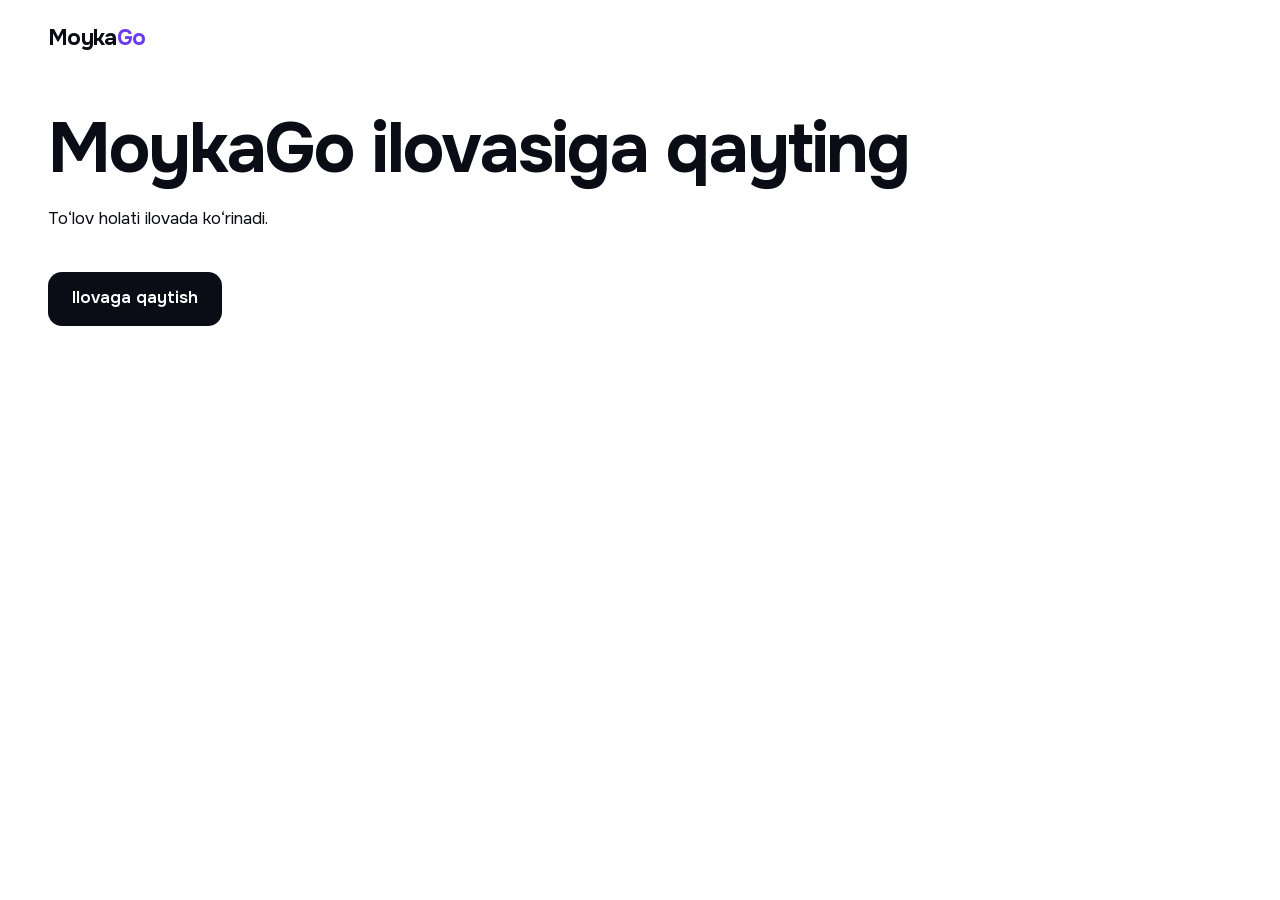
<file: pay/index.html>
<!DOCTYPE html><html lang="uz" class="onest_db76eca-module__K9S91a__variable"><head><meta charSet="utf-8"/><meta name="viewport" content="width=device-width, initial-scale=1"/><link rel="preload" href="/_next/static/media/16d91c780434f2ce-s.p.0y1w0k24nk0rl.woff2" as="font" crossorigin="" type="font/woff2"/><link rel="preload" href="/_next/static/media/8800dfc60902df36-s.p.2sla2yow9-9p_.woff2" as="font" crossorigin="" type="font/woff2"/><link rel="stylesheet" href="/_next/static/chunks/0ktc46g3vf5b7.css" data-precedence="next"/><link rel="stylesheet" href="/_next/static/chunks/2vb1hao7-xhm2.css" data-precedence="next"/><link rel="preload" as="script" fetchPriority="low" href="/_next/static/chunks/1u7g3ozgoi_5b.js"/><script src="/_next/static/chunks/11nrbs7piza5-.js" async=""></script><script src="/_next/static/chunks/32w3y3plaevx9.js" async=""></script><script src="/_next/static/chunks/turbopack-2jg4m6-8s73wm.js" async=""></script><script src="/_next/static/chunks/23qn5szfnlln1.js" async=""></script><script src="/_next/static/chunks/3ybnfd6v9gcp5.js" async=""></script><title>MoykaGo ilovasiga qayting</title><meta name="description" content="Yaqin moykani xaritada toping, vaqtini tanlang. Mashina tayyor boʻlsa, telefoningizga xabar keladi."/><meta name="robots" content="noindex, nofollow"/><meta property="og:title" content="MoykaGo ilovasiga qayting"/><meta property="og:description" content="Yaqin moykani xaritada toping, vaqtini tanlang. Mashina tayyor boʻlsa, telefoningizga xabar keladi."/><meta property="og:site_name" content="MoykaGo"/><meta property="og:locale" content="uz_UZ"/><meta property="og:image" content="https://moyka-go.uz/og-uz.png"/><meta property="og:image:width" content="1200"/><meta property="og:image:height" content="630"/><meta property="og:image:alt" content="MoykaGo — Toshkentda moyka, navbatsiz"/><meta property="og:type" content="website"/><meta name="twitter:card" content="summary_large_image"/><meta name="twitter:title" content="MoykaGo ilovasiga qayting"/><meta name="twitter:description" content="Yaqin moykani xaritada toping, vaqtini tanlang. Mashina tayyor boʻlsa, telefoningizga xabar keladi."/><meta name="twitter:image" content="https://moyka-go.uz/og-uz.png"/><meta name="twitter:image:alt" content="MoykaGo — Toshkentda moyka, navbatsiz"/><meta name="twitter:image:width" content="1200"/><meta name="twitter:image:height" content="630"/><link rel="icon" href="/favicon.ico?favicon.2-6y6busved1c.ico" sizes="32x32" type="image/x-icon"/><link rel="icon" href="/icon.png?icon.35-37irenj0x9.png" sizes="192x192" type="image/png"/><link rel="apple-touch-icon" href="/apple-icon.png?apple-icon.37t80lxeex2g4.png" sizes="180x180" type="image/png"/><meta name="next-size-adjust" content=""/><script src="/_next/static/chunks/0cz1d0mv5g_q7.js" noModule=""></script></head><body><div hidden=""><!--$--><!--/$--></div><header class="wrap Download-module__KHwavq__top"><a href="/" class="Nav-module__bLoQaq__mark">Moyka<span class="Nav-module__bLoQaq__go">Go</span></a></header><main class="wrap inner-module__K7rZ0q__main Download-module__KHwavq__main"><h1 class="inner-module__K7rZ0q__title">MoykaGo ilovasiga qayting</h1><p class="inner-module__K7rZ0q__lead">Toʻlov holati ilovada koʻrinadi.</p><a class="Pay-module__QmsVLq__back" href="moyka://">Ilovaga qaytish</a></main><!--$--><!--/$--><script src="/_next/static/chunks/1u7g3ozgoi_5b.js" id="_R_" async=""></script><script>(self.__next_f=self.__next_f||[]).push([0])</script><script>self.__next_f.push([1,"1:\"$Sreact.fragment\"\n2:I[78757,[\"/_next/static/chunks/23qn5szfnlln1.js\"],\"default\"]\n3:I[84570,[\"/_next/static/chunks/23qn5szfnlln1.js\"],\"default\"]\n4:I[11365,[\"/_next/static/chunks/3ybnfd6v9gcp5.js\"],\"Pay\"]\n5:I[2249,[\"/_next/static/chunks/23qn5szfnlln1.js\"],\"OutletBoundary\"]\n6:\"$Sreact.suspense\"\n9:I[2249,[\"/_next/static/chunks/23qn5szfnlln1.js\"],\"ViewportBoundary\"]\nb:I[2249,[\"/_next/static/chunks/23qn5szfnlln1.js\"],\"MetadataBoundary\"]\nd:I[85273,[],\"default\",1]\n:HL[\"/_next/static/chunks/0ktc46g3vf5b7.css\",\"style\"]\n:HL[\"/_next/static/media/16d91c780434f2ce-s.p.0y1w0k24nk0rl.woff2\",\"font\",{\"crossOrigin\":\"\",\"type\":\"font/woff2\"}]\n:HL[\"/_next/static/media/8800dfc60902df36-s.p.2sla2yow9-9p_.woff2\",\"font\",{\"crossOrigin\":\"\",\"type\":\"font/woff2\"}]\n:HL[\"/_next/static/chunks/2vb1hao7-xhm2.css\",\"style\"]\n8:X\n0:{\"P\":null,\"c\":[\"\",\"pay\",\"\"],\"q\":\"\",\"i\":false,\"f\":[[[\"\",{\"children\":[\"(uz)\",{\"children\":[\"pay\",{\"children\":[\"__PAGE__\",{},\"$undefined\",\"$undefined\",4608]},\"$undefined\",\"$undefined\",4608]},\"$undefined\",\"$undefined\",4624]},\"$undefined\",\"$undefined\",4624],[[\"$\",\"$1\",\"c\",{\"children\":[null,[\"$\",\"$L2\",null,{\"parallelRouterKey\":\"children\",\"error\":\"$undefined\",\"errorStyles\":\"$undefined\",\"errorScripts\":\"$undefined\",\"template\":[\"$\",\"$L3\",null,{}],\"templateStyles\":\"$undefined\",\"templateScripts\":\"$undefined\",\"notFound\":[[[\"$\",\"title\",null,{\"children\":\"404: This page could not be found.\"}],[\"$\",\"div\",null,{\"style\":{\"fontFamily\":\"system-ui,\\\"Segoe UI\\\",Roboto,Helvetica,Arial,sans-serif,\\\"Apple Color Emoji\\\",\\\"Segoe UI Emoji\\\"\",\"height\":\"100vh\",\"textAlign\":\"center\",\"display\":\"flex\",\"flexDirection\":\"column\",\"alignItems\":\"center\",\"justifyContent\":\"center\"},\"children\":[\"$\",\"div\",null,{\"children\":[[\"$\",\"style\",null,{\"dangerouslySetInnerHTML\":{\"__html\":\"body{color:#000;background:#fff;margin:0}.next-error-h1{border-right:1px solid rgba(0,0,0,.3)}@media (prefers-color-scheme:dark){body{color:#fff;background:#000}.next-error-h1{border-right:1px solid rgba(255,255,255,.3)}}\"}}],[\"$\",\"h1\",null,{\"className\":\"next-error-h1\",\"style\":{\"display\":\"inline-block\",\"margin\":\"0 20px 0 0\",\"padding\":\"0 23px 0 0\",\"fontSize\":24,\"fontWeight\":500,\"verticalAlign\":\"top\",\"lineHeight\":\"49px\"},\"children\":404}],[\"$\",\"div\",null,{\"style\":{\"display\":\"inline-block\"},\"children\":[\"$\",\"h2\",null,{\"style\":{\"fontSize\":14,\"fontWeight\":400,\"lineHeight\":\"49px\",\"margin\":0},\"children\":\"This page could not be found.\"}]}]]}]}]],[]],\"forbidden\":\"$undefined\",\"unauthorized\":\"$undefined\"}]]}],{\"children\":[[\"$\",\"$1\",\"c\",{\"children\":[[[\"$\",\"link\",\"0\",{\"rel\":\"stylesheet\",\"href\":\"/_next/static/chunks/0ktc46g3vf5b7.css\",\"precedence\":\"next\",\"crossOrigin\":\"$undefined\",\"nonce\":\"$undefined\"}]],[\"$\",\"html\",null,{\"lang\":\"uz\",\"className\":\"onest_db76eca-module__K9S91a__variable\",\"children\":[\"$\",\"body\",null,{\"children\":[\"$\",\"$L2\",null,{\"parallelRouterKey\":\"children\",\"error\":\"$undefined\",\"errorStyles\":\"$undefined\",\"errorScripts\":\"$undefined\",\"template\":[\"$\",\"$L3\",null,{}],\"templateStyles\":\"$undefined\",\"templateScripts\":\"$undefined\",\"notFound\":[[[\"$\",\"title\",null,{\"children\":\"404: This page could not be found.\"}],[\"$\",\"div\",null,{\"style\":\"$0:f:0:1:0:props:children:1:props:notFound:0:1:props:style\",\"children\":[\"$\",\"div\",null,{\"children\":[[\"$\",\"style\",null,{\"dangerouslySetInnerHTML\":{\"__html\":\"body{color:#000;background:#fff;margin:0}.next-error-h1{border-right:1px solid rgba(0,0,0,.3)}@media (prefers-color-scheme:dark){body{color:#fff;background:#000}.next-error-h1{border-right:1px solid rgba(255,255,255,.3)}}\"}}],[\"$\",\"h1\",null,{\"className\":\"next-error-h1\",\"style\":\"$0:f:0:1:0:props:children:1:props:notFound:0:1:props:children:props:children:1:props:style\",\"children\":404}],[\"$\",\"div\",null,{\"style\":\"$0:f:0:1:0:props:children:1:props:notFound:0:1:props:children:props:children:2:props:style\",\"children\":[\"$\",\"h2\",null,{\"style\":\"$0:f:0:1:0:props:children:1:props:notFound:0:1:props:children:props:children:2:props:children:props:style\",\"children\":\"This page could not be found.\"}]}]]}]}]],[]],\"forbidden\":\"$undefined\",\"unauthorized\":\"$undefined\"}]}]}]]}],{\"children\":[[\"$\",\"$1\",\"c\",{\"children\":[null,[\"$\",\"$L2\",null,{\"parallelRouterKey\":\"children\",\"error\":\"$undefined\",\"errorStyles\":\"$undefined\",\"errorScripts\":\"$undefined\",\"template\":[\"$\",\"$L3\",null,{}],\"templateStyles\":\"$undefined\",\"templateScripts\":\"$undefined\",\"notFound\":\"$undefined\",\"forbidden\":\"$undefined\",\"unauthorized\":\"$undefined\"}]]}],{\"children\":[[\"$\",\"$1\",\"c\",{\"children\":[[\"$\",\"$L4\",null,{}],[[\"$\",\"link\",\"0\",{\"rel\":\"stylesheet\",\"href\":\"/_next/static/chunks/2vb1hao7-xhm2.css\",\"precedence\":\"next\",\"crossOrigin\":\"$undefined\",\"nonce\":\"$undefined\"}],[\"$\",\"script\",\"script-0\",{\"src\":\"/_next/static/chunks/3ybnfd6v9gcp5.js\",\"async\":true,\"nonce\":\"$undefined\"}]],[\"$\",\"$L5\",null,{\"children\":[\"$\",\"$6\",null,{\"name\":\"Next.MetadataOutlet\",\"children\":\"$@7\"}]}]]}],{},null,false,null]},null,false,\"$8\"]},null,false,null]},null,false,\"$8\"],[\"$\",\"$1\",\"h\",{\"children\":[null,[\"$\",\"$L9\",null,{\"children\":\"$La\"}],[\"$\",\"div\",null,{\"hidden\":true,\"children\":[\"$\",\"$Lb\",null,{\"children\":[\"$\",\"$6\",null,{\"name\":\"Next.Metadata\",\"children\":\"$Lc\"}]}]}],[\"$\",\"meta\",null,{\"name\":\"next-size-adjust\",\"content\":\"\"}]]}],false]],\"m\":\"$undefined\",\"G\":[\"$d\",[]],\"S\":true,\"h\":null,\"r\":\"$undefined\",\"s\":\"$undefined\",\"a\":\"$undefined\",\"l\":\"$undefined\",\"p\":\"$undefined\",\"d\":\"$undefined\",\"b\":\"IDLvhYlk6EtdcAP5vohNQ\"}\n8:C\na:[[\"$\",\"meta\",\"0\",{\"charSet\":\"utf-8\"}],[\"$\",\"meta\",\"1\",{\"name\":\"viewport\",\"content\":\"width=device-width, initial-scale=1\"}]]\ne:I[53711,[\"/_next/static/chunks/23qn5szfnlln1.js\"],\"IconMark\"]\n7:null\nc:[[\"$\",\"title\",\"0\",{\"children\":\"MoykaGo ilovasiga qayting\"}],[\"$\",\"meta\",\"1\",{\"name\":\"description\",\"content\":\"Yaqin moykani xaritada toping, vaqtini tanlang. Mashina tayyor boʻlsa, telefoningizga xabar keladi.\"}],[\"$\",\"meta\",\"2\",{\"name\":\"robots\",\"content\":\"noindex, nofollow\"}],[\"$\",\"meta\",\"3\",{\"property\":\"og:title\",\"content\":\"MoykaGo ilovasiga qayting\"}],[\"$\",\"meta\",\"4\",{\"property\":\"og:description\",\"content\":\"Yaqin moykani xaritada toping, vaqtini tanlang. Mashina tayyor boʻlsa, telefoningizga xabar keladi.\"}],[\"$\",\"meta\",\"5\",{\"property\":\"og:site_name\",\"content\":\"MoykaGo\"}],[\"$\",\"meta\",\"6\",{\"property\":\"og:locale\",\"content\":\"uz_UZ\"}],[\"$\",\"meta\",\"7\",{\"property\":\"og:image\",\"content\":\"https://moyka-go.uz/og-uz.png\"}],[\"$\",\"meta\",\"8\",{\"property\":\"og:image:width\",\"content\":\"1200\"}],[\"$\",\"meta\",\"9\",{\"property\":\"og:image:height\",\"content\":\"630\"}],[\"$\",\"meta\",\"10\",{\"property\":\"og:image:alt\",\"content\":\"MoykaGo — Toshkentda moyka, navbatsiz\"}],[\"$\",\"meta\",\"11\",{\"property\":\"og:type\",\"content\":\"website\"}],[\"$\",\"meta\",\"12\",{\"name\":\"twitter:card\",\"content\":\"summary_large_image\"}],[\"$\",\"meta\",\"13\",{\"name\":\"twitter:title\",\"content\":\"MoykaGo ilovasiga qayting\"}],[\"$\",\"meta\",\"14\",{\"name\":\"twitter:description\",\"content\":\"Yaqin moykani xaritada toping, vaqtini tanlang. Mashina tayyor boʻlsa, telefoningizga xabar keladi.\"}],[\"$\",\"meta\",\"15\",{\"name\":\"twitter:image\",\"content\":\"https://moyka-go.uz/og-uz.png\"}],[\"$\",\"meta\",\"16\",{\"name\":\"twitter:image:alt\",\"content\":\"MoykaGo — Toshkentda moyka, navbatsiz\"}],[\"$\",\"meta\",\"17\",{\"name\":\"twitter:image:width\",\"content\":\"1200\"}],[\"$\",\"meta\",\"18\",{\"name\":\"twitter:image:height\",\"content\":\"630\"}],[\"$\",\"link\",\"19\",{\"rel\":\"icon\",\"href\":\"/favicon.ico?favicon.2-6y6busved1c.ico\",\"sizes\":\"32x32\",\"type\":\"image/x-icon\"}],[\"$\",\"link\",\"20\",{\"rel\":\"icon\",\"href\":\"/icon.png?icon.35-37irenj0x9.png\",\"sizes\":\"192x192\",\"type\":\"image/png\"}],[\"$\",\"link\",\"21\",{\"rel\":\"apple-touch-icon\",\"href\":\"/apple-icon.png?apple-icon.37t80lxeex2g4.png\",\"sizes\":\"180x180\",\"type\":\"image/png\"}],[\"$\",\"$Le\",\"22\",{}]]\n"])</script></body></html>
</file>
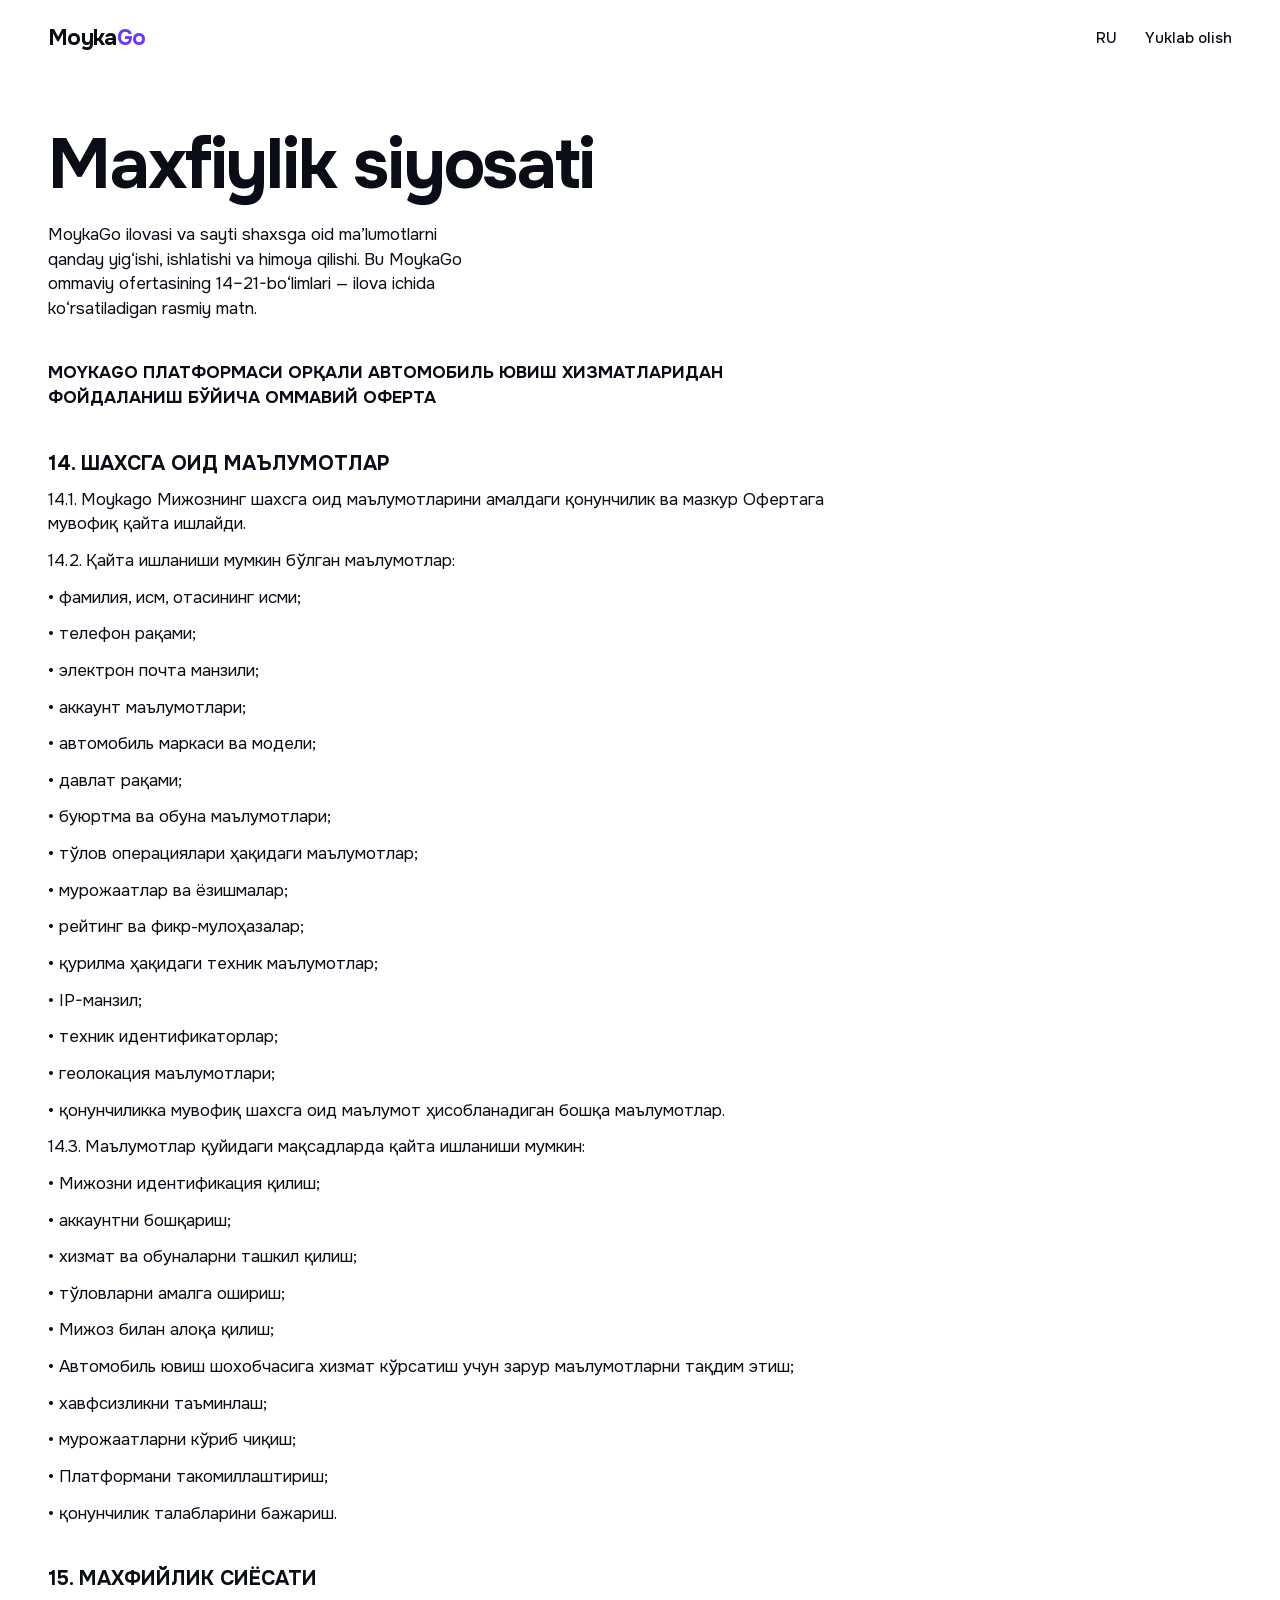
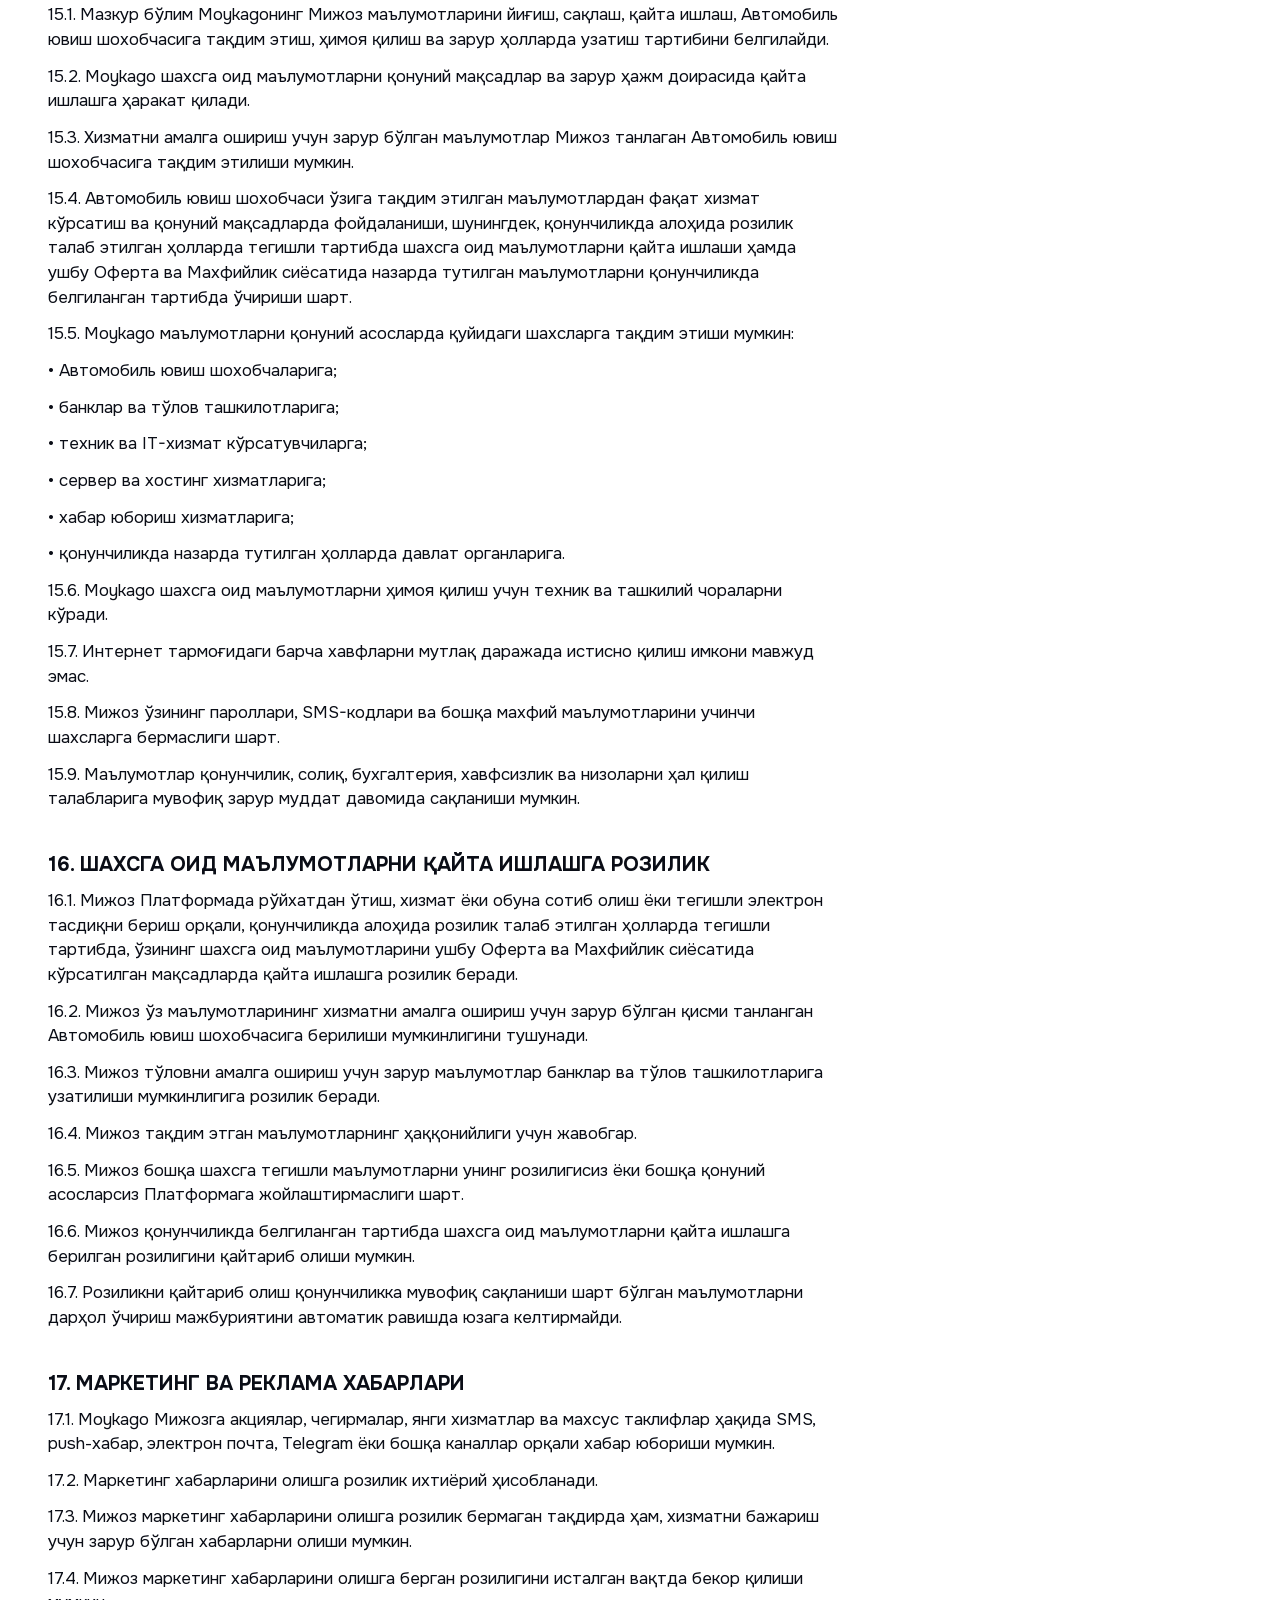
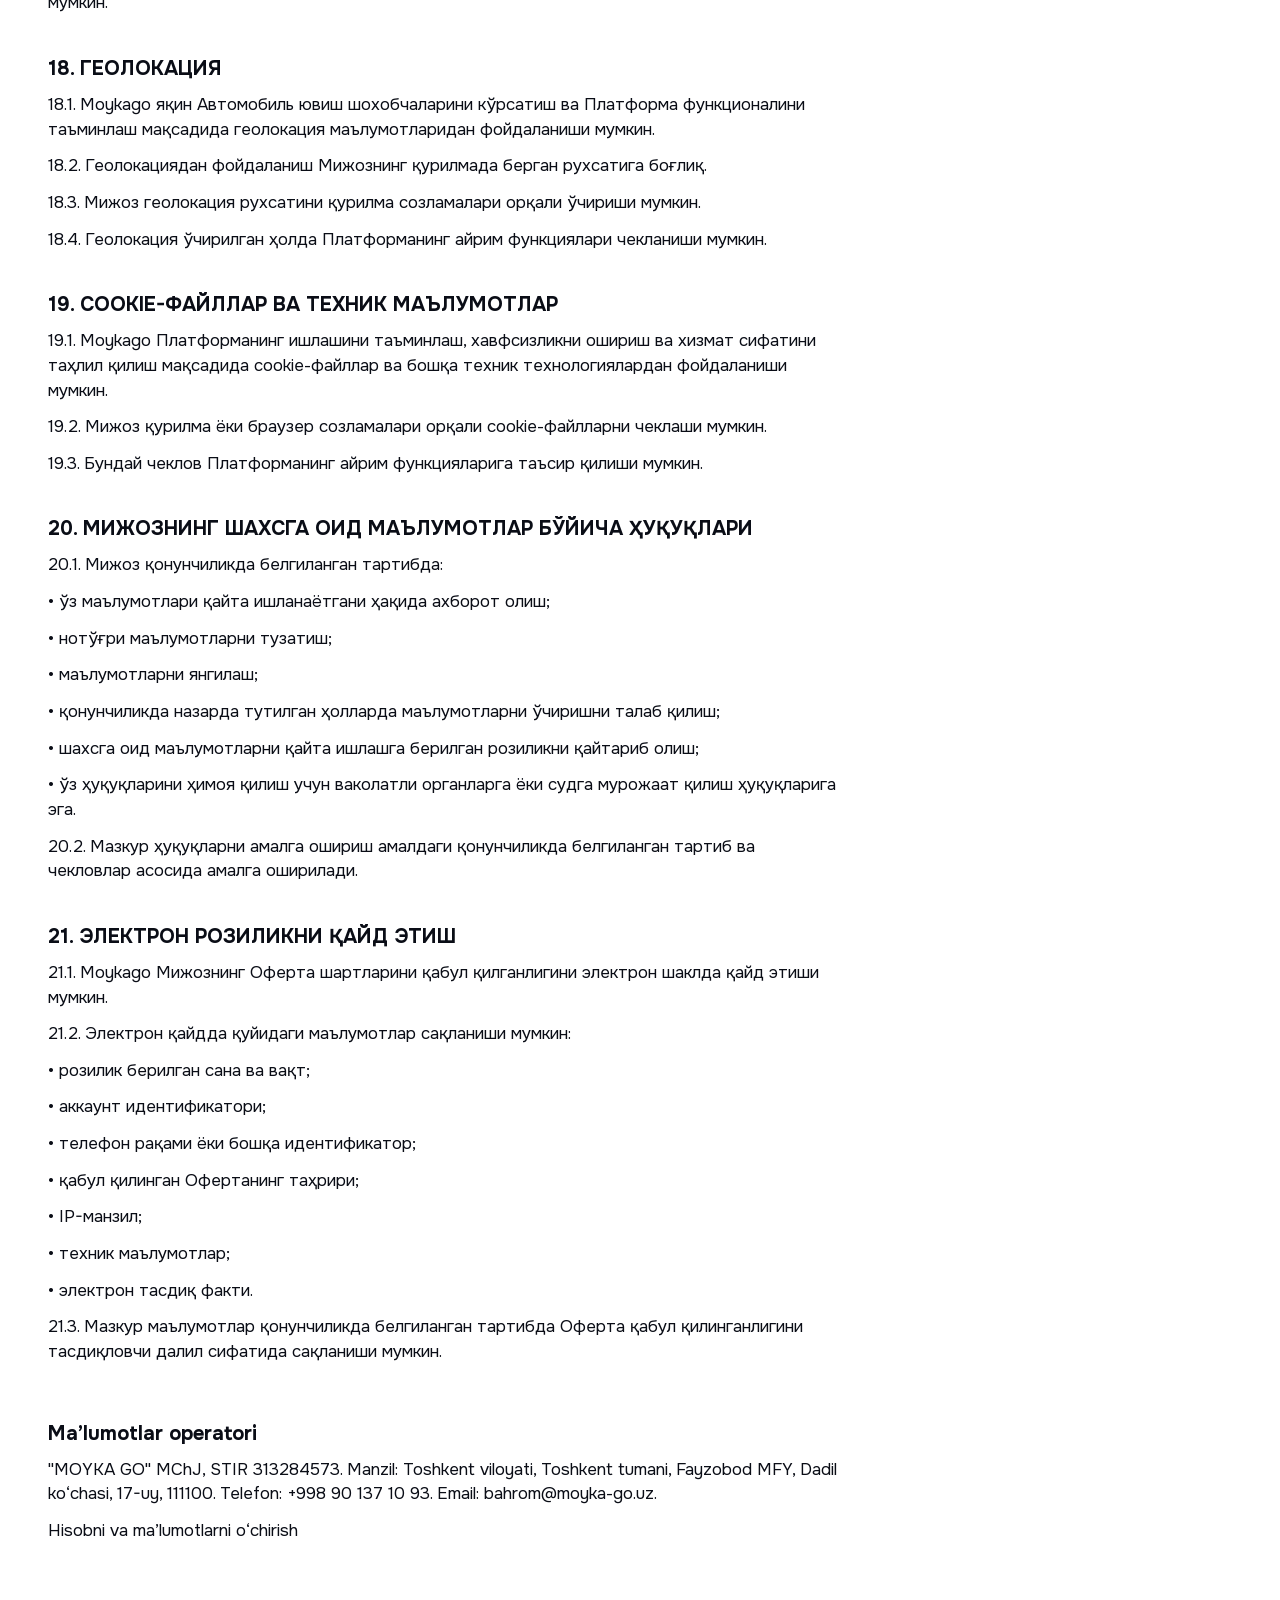
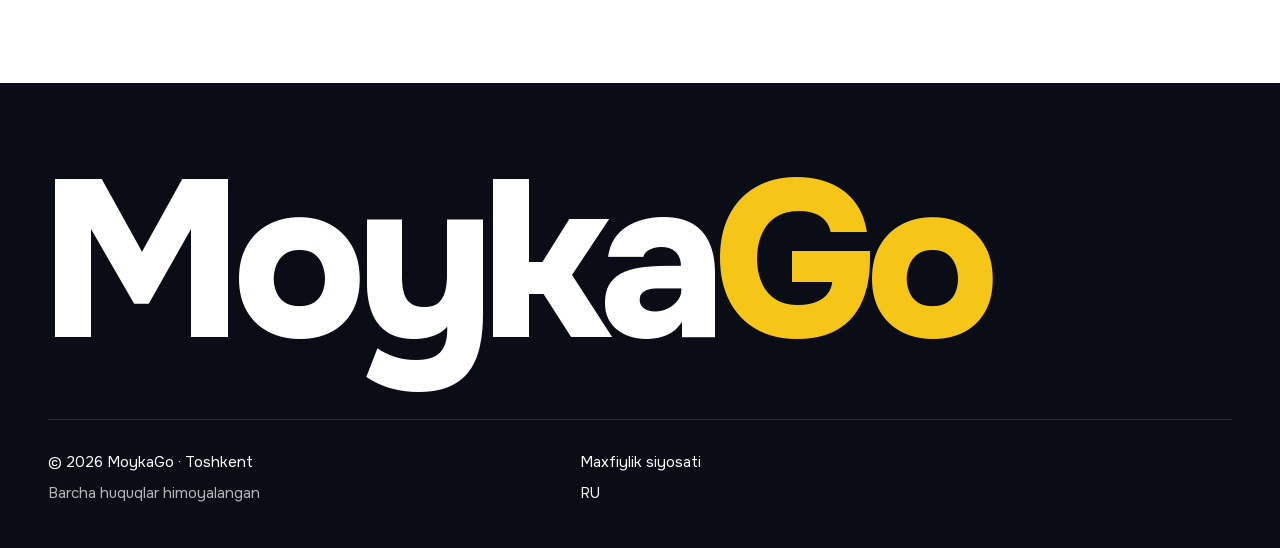
<file: privacy/index.html>
<!DOCTYPE html><html lang="uz" class="onest_db76eca-module__K9S91a__variable"><head><meta charSet="utf-8"/><meta name="viewport" content="width=device-width, initial-scale=1"/><link rel="preload" href="/_next/static/media/16d91c780434f2ce-s.p.0y1w0k24nk0rl.woff2" as="font" crossorigin="" type="font/woff2"/><link rel="preload" href="/_next/static/media/8800dfc60902df36-s.p.2sla2yow9-9p_.woff2" as="font" crossorigin="" type="font/woff2"/><link rel="stylesheet" href="/_next/static/chunks/0ktc46g3vf5b7.css" data-precedence="next"/><link rel="stylesheet" href="/_next/static/chunks/2vb1hao7-xhm2.css" data-precedence="next"/><link rel="preload" as="script" fetchPriority="low" href="/_next/static/chunks/1u7g3ozgoi_5b.js"/><script src="/_next/static/chunks/11nrbs7piza5-.js" async=""></script><script src="/_next/static/chunks/32w3y3plaevx9.js" async=""></script><script src="/_next/static/chunks/turbopack-2jg4m6-8s73wm.js" async=""></script><script src="/_next/static/chunks/23qn5szfnlln1.js" async=""></script><script src="/_next/static/chunks/0tz15pga4sn_j.js" async=""></script><script src="/_next/static/chunks/3slep84jkk1zm.js" async=""></script><title>Maxfiylik siyosati — MoykaGo</title><meta name="description" content="Yaqin moykani xaritada toping, vaqtini tanlang. Mashina tayyor boʻlsa, telefoningizga xabar keladi."/><link rel="canonical" href="https://moyka-go.uz/privacy/"/><link rel="alternate" hrefLang="uz-UZ" href="https://moyka-go.uz/privacy/"/><link rel="alternate" hrefLang="ru-RU" href="https://moyka-go.uz/ru/privacy/"/><link rel="alternate" hrefLang="x-default" href="https://moyka-go.uz/privacy/"/><meta property="og:title" content="Maxfiylik siyosati — MoykaGo"/><meta property="og:description" content="Yaqin moykani xaritada toping, vaqtini tanlang. Mashina tayyor boʻlsa, telefoningizga xabar keladi."/><meta property="og:url" content="https://moyka-go.uz/privacy/"/><meta property="og:site_name" content="MoykaGo"/><meta property="og:locale" content="uz_UZ"/><meta property="og:image" content="https://moyka-go.uz/og-uz.png"/><meta property="og:image:width" content="1200"/><meta property="og:image:height" content="630"/><meta property="og:image:alt" content="MoykaGo — Toshkentda moyka, navbatsiz"/><meta property="og:type" content="website"/><meta name="twitter:card" content="summary_large_image"/><meta name="twitter:title" content="Maxfiylik siyosati — MoykaGo"/><meta name="twitter:description" content="Yaqin moykani xaritada toping, vaqtini tanlang. Mashina tayyor boʻlsa, telefoningizga xabar keladi."/><meta name="twitter:image" content="https://moyka-go.uz/og-uz.png"/><meta name="twitter:image:alt" content="MoykaGo — Toshkentda moyka, navbatsiz"/><meta name="twitter:image:width" content="1200"/><meta name="twitter:image:height" content="630"/><link rel="icon" href="/favicon.ico?favicon.2-6y6busved1c.ico" sizes="32x32" type="image/x-icon"/><link rel="icon" href="/icon.png?icon.35-37irenj0x9.png" sizes="192x192" type="image/png"/><link rel="apple-touch-icon" href="/apple-icon.png?apple-icon.37t80lxeex2g4.png" sizes="180x180" type="image/png"/><meta name="next-size-adjust" content=""/><script src="/_next/static/chunks/0cz1d0mv5g_q7.js" noModule=""></script></head><body><div hidden=""><!--$--><!--/$--></div><div class="Nav-module__bLoQaq__sentinel" aria-hidden="true"></div><header class="Nav-module__bLoQaq__nav" data-tone="paper"><nav class="wrap Nav-module__bLoQaq__inner"><a href="/" class="Nav-module__bLoQaq__mark">Moyka<span class="Nav-module__bLoQaq__go">Go</span></a><div class="Nav-module__bLoQaq__links"><a href="/ru/privacy/" lang="ru" hrefLang="ru">RU</a><a href="/#download">Yuklab olish</a></div></nav></header><main class="wrap inner-module__K7rZ0q__main"><h1 class="inner-module__K7rZ0q__title">Maxfiylik siyosati</h1><p class="inner-module__K7rZ0q__lead">MoykaGo ilovasi va sayti shaxsga oid maʼlumotlarni qanday yigʻishi, ishlatishi va himoya qilishi. Bu MoykaGo ommaviy ofertasining 14–21-boʻlimlari — ilova ichida koʻrsatiladigan rasmiy matn.</p><article class="inner-module__K7rZ0q__doc" lang="uz-Cyrl"><p class="inner-module__K7rZ0q__docTitle">MOYKAGO ПЛАТФОРМАСИ ОРҚАЛИ АВТОМОБИЛЬ ЮВИШ ХИЗМАТЛАРИДАН ФОЙДАЛАНИШ БЎЙИЧА ОММАВИЙ ОФЕРТА</p><section><h2 class="inner-module__K7rZ0q__h2">14. ШАХСГА ОИД МАЪЛУМОТЛАР</h2><p class="inner-module__K7rZ0q__para">14.1. Moykago Мижознинг шахсга оид маълумотларини амалдаги қонунчилик ва мазкур Офертага мувофиқ қайта ишлайди.</p><p class="inner-module__K7rZ0q__para">14.2. Қайта ишланиши мумкин бўлган маълумотлар:</p><p class="inner-module__K7rZ0q__para">• фамилия, исм, отасининг исми;</p><p class="inner-module__K7rZ0q__para">• телефон рақами;</p><p class="inner-module__K7rZ0q__para">• электрон почта манзили;</p><p class="inner-module__K7rZ0q__para">• аккаунт маълумотлари;</p><p class="inner-module__K7rZ0q__para">• автомобиль маркаси ва модели;</p><p class="inner-module__K7rZ0q__para">• давлат рақами;</p><p class="inner-module__K7rZ0q__para">• буюртма ва обуна маълумотлари;</p><p class="inner-module__K7rZ0q__para">• тўлов операциялари ҳақидаги маълумотлар;</p><p class="inner-module__K7rZ0q__para">• мурожаатлар ва ёзишмалар;</p><p class="inner-module__K7rZ0q__para">• рейтинг ва фикр-мулоҳазалар;</p><p class="inner-module__K7rZ0q__para">• қурилма ҳақидаги техник маълумотлар;</p><p class="inner-module__K7rZ0q__para">• IP-манзил;</p><p class="inner-module__K7rZ0q__para">• техник идентификаторлар;</p><p class="inner-module__K7rZ0q__para">• геолокация маълумотлари;</p><p class="inner-module__K7rZ0q__para">• қонунчиликка мувофиқ шахсга оид маълумот ҳисобланадиган бошқа маълумотлар.</p><p class="inner-module__K7rZ0q__para">14.3. Маълумотлар қуйидаги мақсадларда қайта ишланиши мумкин:</p><p class="inner-module__K7rZ0q__para">• Мижозни идентификация қилиш;</p><p class="inner-module__K7rZ0q__para">• аккаунтни бошқариш;</p><p class="inner-module__K7rZ0q__para">• хизмат ва обуналарни ташкил қилиш;</p><p class="inner-module__K7rZ0q__para">• тўловларни амалга ошириш;</p><p class="inner-module__K7rZ0q__para">• Мижоз билан алоқа қилиш;</p><p class="inner-module__K7rZ0q__para">• Автомобиль ювиш шохобчасига хизмат кўрсатиш учун зарур маълумотларни тақдим этиш;</p><p class="inner-module__K7rZ0q__para">• хавфсизликни таъминлаш;</p><p class="inner-module__K7rZ0q__para">• мурожаатларни кўриб чиқиш;</p><p class="inner-module__K7rZ0q__para">• Платформани такомиллаштириш;</p><p class="inner-module__K7rZ0q__para">• қонунчилик талабларини бажариш.</p></section><section><h2 class="inner-module__K7rZ0q__h2">15. МАХФИЙЛИК СИЁСАТИ</h2><p class="inner-module__K7rZ0q__para">15.1. Мазкур бўлим Moykagoнинг Мижоз маълумотларини йиғиш, сақлаш, қайта ишлаш, Автомобиль ювиш шохобчасига тақдим этиш, ҳимоя қилиш ва зарур ҳолларда узатиш тартибини белгилайди.</p><p class="inner-module__K7rZ0q__para">15.2. Moykago шахсга оид маълумотларни қонуний мақсадлар ва зарур ҳажм доирасида қайта ишлашга ҳаракат қилади.</p><p class="inner-module__K7rZ0q__para">15.3. Хизматни амалга ошириш учун зарур бўлган маълумотлар Мижоз танлаган Автомобиль ювиш шохобчасига тақдим этилиши мумкин.</p><p class="inner-module__K7rZ0q__para">15.4. Автомобиль ювиш шохобчаси ўзига тақдим этилган маълумотлардан фақат хизмат кўрсатиш ва қонуний мақсадларда фойдаланиши, шунингдек, қонунчиликда алоҳида розилик талаб этилган ҳолларда тегишли тартибда шахсга оид маълумотларни қайта ишлаши ҳамда ушбу Оферта ва Махфийлик сиёсатида назарда тутилган маълумотларни қонунчиликда белгиланган тартибда ўчириши шарт.</p><p class="inner-module__K7rZ0q__para">15.5. Moykago маълумотларни қонуний асосларда қуйидаги шахсларга тақдим этиши мумкин:</p><p class="inner-module__K7rZ0q__para">• Автомобиль ювиш шохобчаларига;</p><p class="inner-module__K7rZ0q__para">• банклар ва тўлов ташкилотларига;</p><p class="inner-module__K7rZ0q__para">• техник ва IT-хизмат кўрсатувчиларга;</p><p class="inner-module__K7rZ0q__para">• сервер ва хостинг хизматларига;</p><p class="inner-module__K7rZ0q__para">• хабар юбориш хизматларига;</p><p class="inner-module__K7rZ0q__para">• қонунчиликда назарда тутилган ҳолларда давлат органларига.</p><p class="inner-module__K7rZ0q__para">15.6. Moykago шахсга оид маълумотларни ҳимоя қилиш учун техник ва ташкилий чораларни кўради.</p><p class="inner-module__K7rZ0q__para">15.7. Интернет тармоғидаги барча хавфларни мутлақ даражада истисно қилиш имкони мавжуд эмас.</p><p class="inner-module__K7rZ0q__para">15.8. Мижоз ўзининг пароллари, SMS-кодлари ва бошқа махфий маълумотларини учинчи шахсларга бермаслиги шарт.</p><p class="inner-module__K7rZ0q__para">15.9. Маълумотлар қонунчилик, солиқ, бухгалтерия, хавфсизлик ва низоларни ҳал қилиш талабларига мувофиқ зарур муддат давомида сақланиши мумкин.</p></section><section><h2 class="inner-module__K7rZ0q__h2">16. ШАХСГА ОИД МАЪЛУМОТЛАРНИ ҚАЙТА ИШЛАШГА РОЗИЛИК</h2><p class="inner-module__K7rZ0q__para">16.1. Мижоз Платформада рўйхатдан ўтиш, хизмат ёки обуна сотиб олиш ёки тегишли электрон тасдиқни бериш орқали, қонунчиликда алоҳида розилик талаб этилган ҳолларда тегишли тартибда, ўзининг шахсга оид маълумотларини ушбу Оферта ва Махфийлик сиёсатида кўрсатилган мақсадларда қайта ишлашга розилик беради.</p><p class="inner-module__K7rZ0q__para">16.2. Мижоз ўз маълумотларининг хизматни амалга ошириш учун зарур бўлган қисми танланган Автомобиль ювиш шохобчасига берилиши мумкинлигини тушунади.</p><p class="inner-module__K7rZ0q__para">16.3. Мижоз тўловни амалга ошириш учун зарур маълумотлар банклар ва тўлов ташкилотларига узатилиши мумкинлигига розилик беради.</p><p class="inner-module__K7rZ0q__para">16.4. Мижоз тақдим этган маълумотларнинг ҳаққонийлиги учун жавобгар.</p><p class="inner-module__K7rZ0q__para">16.5. Мижоз бошқа шахсга тегишли маълумотларни унинг розилигисиз ёки бошқа қонуний асосларсиз Платформага жойлаштирмаслиги шарт.</p><p class="inner-module__K7rZ0q__para">16.6. Мижоз қонунчиликда белгиланган тартибда шахсга оид маълумотларни қайта ишлашга берилган розилигини қайтариб олиши мумкин.</p><p class="inner-module__K7rZ0q__para">16.7. Розиликни қайтариб олиш қонунчиликка мувофиқ сақланиши шарт бўлган маълумотларни дарҳол ўчириш мажбуриятини автоматик равишда юзага келтирмайди.</p></section><section><h2 class="inner-module__K7rZ0q__h2">17. МАРКЕТИНГ ВА РЕКЛАМА ХАБАРЛАРИ</h2><p class="inner-module__K7rZ0q__para">17.1. Moykago Мижозга акциялар, чегирмалар, янги хизматлар ва махсус таклифлар ҳақида SMS, push-хабар, электрон почта, Telegram ёки бошқа каналлар орқали хабар юбориши мумкин.</p><p class="inner-module__K7rZ0q__para">17.2. Маркетинг хабарларини олишга розилик ихтиёрий ҳисобланади.</p><p class="inner-module__K7rZ0q__para">17.3. Мижоз маркетинг хабарларини олишга розилик бермаган тақдирда ҳам, хизматни бажариш учун зарур бўлган хабарларни олиши мумкин.</p><p class="inner-module__K7rZ0q__para">17.4. Мижоз маркетинг хабарларини олишга берган розилигини исталган вақтда бекор қилиши мумкин.</p></section><section><h2 class="inner-module__K7rZ0q__h2">18. ГЕОЛОКАЦИЯ</h2><p class="inner-module__K7rZ0q__para">18.1. Moykago яқин Автомобиль ювиш шохобчаларини кўрсатиш ва Платформа функционалини таъминлаш мақсадида геолокация маълумотларидан фойдаланиши мумкин.</p><p class="inner-module__K7rZ0q__para">18.2. Геолокациядан фойдаланиш Мижознинг қурилмада берган рухсатига боғлиқ.</p><p class="inner-module__K7rZ0q__para">18.3. Мижоз геолокация рухсатини қурилма созламалари орқали ўчириши мумкин.</p><p class="inner-module__K7rZ0q__para">18.4. Геолокация ўчирилган ҳолда Платформанинг айрим функциялари чекланиши мумкин.</p></section><section><h2 class="inner-module__K7rZ0q__h2">19. COOKIE-ФАЙЛЛАР ВА ТЕХНИК МАЪЛУМОТЛАР</h2><p class="inner-module__K7rZ0q__para">19.1. Moykago Платформанинг ишлашини таъминлаш, хавфсизликни ошириш ва хизмат сифатини таҳлил қилиш мақсадида cookie-файллар ва бошқа техник технологиялардан фойдаланиши мумкин.</p><p class="inner-module__K7rZ0q__para">19.2. Мижоз қурилма ёки браузер созламалари орқали cookie-файлларни чеклаши мумкин.</p><p class="inner-module__K7rZ0q__para">19.3. Бундай чеклов Платформанинг айрим функцияларига таъсир қилиши мумкин.</p></section><section><h2 class="inner-module__K7rZ0q__h2">20. МИЖОЗНИНГ ШАХСГА ОИД МАЪЛУМОТЛАР БЎЙИЧА ҲУҚУҚЛАРИ</h2><p class="inner-module__K7rZ0q__para">20.1. Мижоз қонунчиликда белгиланган тартибда:</p><p class="inner-module__K7rZ0q__para">• ўз маълумотлари қайта ишланаётгани ҳақида ахборот олиш;</p><p class="inner-module__K7rZ0q__para">• нотўғри маълумотларни тузатиш;</p><p class="inner-module__K7rZ0q__para">• маълумотларни янгилаш;</p><p class="inner-module__K7rZ0q__para">• қонунчиликда назарда тутилган ҳолларда маълумотларни ўчиришни талаб қилиш;</p><p class="inner-module__K7rZ0q__para">• шахсга оид маълумотларни қайта ишлашга берилган розиликни қайтариб олиш;</p><p class="inner-module__K7rZ0q__para">• ўз ҳуқуқларини ҳимоя қилиш учун ваколатли органларга ёки судга мурожаат қилиш ҳуқуқларига эга.</p><p class="inner-module__K7rZ0q__para">20.2. Мазкур ҳуқуқларни амалга ошириш амалдаги қонунчиликда белгиланган тартиб ва чекловлар асосида амалга оширилади.</p></section><section><h2 class="inner-module__K7rZ0q__h2">21. ЭЛЕКТРОН РОЗИЛИКНИ ҚАЙД ЭТИШ</h2><p class="inner-module__K7rZ0q__para">21.1. Moykago Мижознинг Оферта шартларини қабул қилганлигини электрон шаклда қайд этиши мумкин.</p><p class="inner-module__K7rZ0q__para">21.2. Электрон қайдда қуйидаги маълумотлар сақланиши мумкин:</p><p class="inner-module__K7rZ0q__para">• розилик берилган сана ва вақт;</p><p class="inner-module__K7rZ0q__para">• аккаунт идентификатори;</p><p class="inner-module__K7rZ0q__para">• телефон рақами ёки бошқа идентификатор;</p><p class="inner-module__K7rZ0q__para">• қабул қилинган Офертанинг таҳрири;</p><p class="inner-module__K7rZ0q__para">• IP-манзил;</p><p class="inner-module__K7rZ0q__para">• техник маълумотлар;</p><p class="inner-module__K7rZ0q__para">• электрон тасдиқ факти.</p><p class="inner-module__K7rZ0q__para">21.3. Мазкур маълумотлар қонунчиликда белгиланган тартибда Оферта қабул қилинганлигини тасдиқловчи далил сифатида сақланиши мумкин.</p></section></article><section class="inner-module__K7rZ0q__box"><h2 class="inner-module__K7rZ0q__h2">Maʼlumotlar operatori</h2><p class="inner-module__K7rZ0q__para">&quot;MOYKA GO&quot; MChJ, STIR 313284573. Manzil: Toshkent viloyati, Toshkent tumani, Fayzobod MFY, Dadil koʻchasi, 17-uy, 111100. Telefon: +998 90 137 10 93. Email: bahrom@moyka-go.uz.</p><p class="inner-module__K7rZ0q__para"><a href="/delete-account/">Hisobni va maʼlumotlarni oʻchirish</a></p></section></main><footer class="Footer-module__Grjkva__footer" data-nav="ink"><div class="wrap"><p class="Footer-module__Grjkva__mark" aria-hidden="true">Moyka<span class="Footer-module__Grjkva__go">Go</span></p><div class="Footer-module__Grjkva__grid"><div class="Footer-module__Grjkva__col"><p>© 2026 MoykaGo · <!-- -->Toshkent</p><p class="Footer-module__Grjkva__muted">Barcha huquqlar himoyalangan</p></div><div class="Footer-module__Grjkva__col"><a href="/privacy/">Maxfiylik siyosati</a><a href="/ru/privacy/" lang="ru" hrefLang="ru">RU</a></div></div></div></footer><!--$--><!--/$--><script src="/_next/static/chunks/1u7g3ozgoi_5b.js" id="_R_" async=""></script><script>(self.__next_f=self.__next_f||[]).push([0])</script><script>self.__next_f.push([1,"1:\"$Sreact.fragment\"\n2:I[78757,[\"/_next/static/chunks/23qn5szfnlln1.js\"],\"default\"]\n3:I[84570,[\"/_next/static/chunks/23qn5szfnlln1.js\"],\"default\"]\n4:I[67614,[\"/_next/static/chunks/0tz15pga4sn_j.js\",\"/_next/static/chunks/3slep84jkk1zm.js\"],\"Nav\"]\n2b:I[85273,[],\"default\",1]\n:HL[\"/_next/static/chunks/0ktc46g3vf5b7.css\",\"style\"]\n:HL[\"/_next/static/media/16d91c780434f2ce-s.p.0y1w0k24nk0rl.woff2\",\"font\",{\"crossOrigin\":\"\",\"type\":\"font/woff2\"}]\n:HL[\"/_next/static/media/8800dfc60902df36-s.p.2sla2yow9-9p_.woff2\",\"font\",{\"crossOrigin\":\"\",\"type\":\"font/woff2\"}]\n:HL[\"/_next/static/chunks/2vb1hao7-xhm2.css\",\"style\"]\n29:X\n0:{\"P\":null,\"c\":[\"\",\"privacy\",\"\"],\"q\":\"\",\"i\":false,\"f\":[[[\"\",{\"children\":[\"(uz)\",{\"children\":[\"privacy\",{\"children\":[\"__PAGE__\",{},\"$undefined\",\"$undefined\",4608]},\"$undefined\",\"$undefined\",4608]},\"$undefined\",\"$undefined\",4624]},\"$undefined\",\"$undefined\",4624],[[\"$\",\"$1\",\"c\",{\"children\":[null,[\"$\",\"$L2\",null,{\"parallelRouterKey\":\"children\",\"error\":\"$undefined\",\"errorStyles\":\"$undefined\",\"errorScripts\":\"$undefined\",\"template\":[\"$\",\"$L3\",null,{}],\"templateStyles\":\"$undefined\",\"templateScripts\":\"$undefined\",\"notFound\":[[[\"$\",\"title\",null,{\"children\":\"404: This page could not be found.\"}],[\"$\",\"div\",null,{\"style\":{\"fontFamily\":\"system-ui,\\\"Segoe UI\\\",Roboto,Helvetica,Arial,sans-serif,\\\"Apple Color Emoji\\\",\\\"Segoe UI Emoji\\\"\",\"height\":\"100vh\",\"textAlign\":\"center\",\"display\":\"flex\",\"flexDirection\":\"column\",\"alignItems\":\"center\",\"justifyContent\":\"center\"},\"children\":[\"$\",\"div\",null,{\"children\":[[\"$\",\"style\",null,{\"dangerouslySetInnerHTML\":{\"__html\":\"body{color:#000;background:#fff;margin:0}.next-error-h1{border-right:1px solid rgba(0,0,0,.3)}@media (prefers-color-scheme:dark){body{color:#fff;background:#000}.next-error-h1{border-right:1px solid rgba(255,255,255,.3)}}\"}}],[\"$\",\"h1\",null,{\"className\":\"next-error-h1\",\"style\":{\"display\":\"inline-block\",\"margin\":\"0 20px 0 0\",\"padding\":\"0 23px 0 0\",\"fontSize\":24,\"fontWeight\":500,\"verticalAlign\":\"top\",\"lineHeight\":\"49px\"},\"children\":404}],[\"$\",\"div\",null,{\"style\":{\"display\":\"inline-block\"},\"children\":[\"$\",\"h2\",null,{\"style\":{\"fontSize\":14,\"fontWeight\":400,\"lineHeight\":\"49px\",\"margin\":0},\"children\":\"This page could not be found.\"}]}]]}]}]],[]],\"forbidden\":\"$undefined\",\"unauthorized\":\"$undefined\"}]]}],{\"children\":[[\"$\",\"$1\",\"c\",{\"children\":[[[\"$\",\"link\",\"0\",{\"rel\":\"stylesheet\",\"href\":\"/_next/static/chunks/0ktc46g3vf5b7.css\",\"precedence\":\"next\",\"crossOrigin\":\"$undefined\",\"nonce\":\"$undefined\"}]],[\"$\",\"html\",null,{\"lang\":\"uz\",\"className\":\"onest_db76eca-module__K9S91a__variable\",\"children\":[\"$\",\"body\",null,{\"children\":[\"$\",\"$L2\",null,{\"parallelRouterKey\":\"children\",\"error\":\"$undefined\",\"errorStyles\":\"$undefined\",\"errorScripts\":\"$undefined\",\"template\":[\"$\",\"$L3\",null,{}],\"templateStyles\":\"$undefined\",\"templateScripts\":\"$undefined\",\"notFound\":[[[\"$\",\"title\",null,{\"children\":\"404: This page could not be found.\"}],[\"$\",\"div\",null,{\"style\":\"$0:f:0:1:0:props:children:1:props:notFound:0:1:props:style\",\"children\":[\"$\",\"div\",null,{\"children\":[[\"$\",\"style\",null,{\"dangerouslySetInnerHTML\":{\"__html\":\"body{color:#000;background:#fff;margin:0}.next-error-h1{border-right:1px solid rgba(0,0,0,.3)}@media (prefers-color-scheme:dark){body{color:#fff;background:#000}.next-error-h1{border-right:1px solid rgba(255,255,255,.3)}}\"}}],[\"$\",\"h1\",null,{\"className\":\"next-error-h1\",\"style\":\"$0:f:0:1:0:props:children:1:props:notFound:0:1:props:children:props:children:1:props:style\",\"children\":404}],[\"$\",\"div\",null,{\"style\":\"$0:f:0:1:0:props:children:1:props:notFound:0:1:props:children:props:children:2:props:style\",\"children\":[\"$\",\"h2\",null,{\"style\":\"$0:f:0:1:0:props:children:1:props:notFound:0:1:props:children:props:children:2:props:children:props:style\",\"children\":\"This page could not be found.\"}]}]]}]}]],[]],\"forbidden\":\"$undefined\",\"unauthorized\":\"$undefined\"}]}]}]]}],{\"children\":[[\"$\",\"$1\",\"c\",{\"children\":[null,[\"$\",\"$L2\",null,{\"parallelRouterKey\":\"children\",\"error\":\"$undefined\",\"errorStyles\":\"$undefined\",\"errorScripts\":\"$undefined\",\"template\":[\"$\",\"$L3\",null,{}],\"templateStyles\":\"$undefined\",\"templateScripts\":\"$undefined\",\"notFound\":\"$undefined\",\"forbidden\":\"$undefined\",\"unauthorized\":\"$undefined\"}]]}],{\"children\":[[\"$\",\"$1\",\"c\",{\"children\":[[[\"$\",\"$L4\",null,{\"lang\":\"uz\",\"path\":\"/privacy/\"}],[\"$\",\"main\",null,{\"className\":\"wrap inner-module__K7rZ0q__main\",\"children\":[[\"$\",\"h1\",null,{\"className\":\"inner-module__K7rZ0q__title\",\"children\":\"Maxfiylik siyosati\"}],[\"$\",\"p\",null,{\"className\":\"inner-module__K7rZ0q__lead\",\"children\":\"MoykaGo ilovasi va sayti shaxsga oid maʼlumotlarni qanday yigʻishi, ishlatishi va himoya qilishi. Bu MoykaGo ommaviy ofertasining 14–21-boʻlimlari — ilova ichida koʻrsatiladigan rasmiy matn.\"}],null,[\"$\",\"article\",null,{\"className\":\"inner-module__K7rZ0q__doc\",\"lang\":\"uz-Cyrl\",\"children\":[[\"$\",\"p\",null,{\"className\":\"inner-module__K7rZ0q__docTitle\",\"children\":\"MOYKAGO ПЛАТФОРМАСИ ОРҚАЛИ АВТОМОБИЛЬ ЮВИШ ХИЗМАТЛАРИДАН ФОЙДАЛАНИШ БЎЙИЧА ОММАВИЙ ОФЕРТА\"}],[[\"$\",\"section\",\"14. ШАХСГА ОИД МАЪЛУМОТЛАР\",{\"children\":[[\"$\",\"h2\",null,{\"className\":\"inner-module__K7rZ0q__h2\",\"children\":\"14. ШАХСГА ОИД МАЪЛУМОТЛАР\"}],[[\"$\",\"p\",\"0\",{\"className\":\"inner-module__K7rZ0q__para\",\"children\":\"14.1. Moykago Мижознинг шахсга оид маълумотларини амалдаги қонунчилик ва мазкур Офертага мувофиқ қайта ишлайди.\"}],[\"$\",\"p\",\"1\",{\"className\":\"inner-module__K7rZ0q__para\",\"children\":\"14.2. Қайта ишланиши мумкин бўлган маълумотлар:\"}],[\"$\",\"p\",\"2\",{\"className\":\"inner-module__K7rZ0q__para\",\"children\":\"• фамилия, исм, отасининг исми;\"}],[\"$\",\"p\",\"3\",{\"className\":\"inner-module__K7rZ0q__para\",\"children\":\"• телефон рақами;\"}],[\"$\",\"p\",\"4\",{\"className\":\"inner-module__K7rZ0q__para\",\"children\":\"• электрон почта манзили;\"}],\"$L5\",\"$L6\",\"$L7\",\"$L8\",\"$L9\",\"$La\",\"$Lb\",\"$Lc\",\"$Ld\",\"$Le\",\"$Lf\",\"$L10\",\"$L11\",\"$L12\",\"$L13\",\"$L14\",\"$L15\",\"$L16\",\"$L17\",\"$L18\",\"$L19\",\"$L1a\",\"$L1b\"]]}],\"$L1c\",\"$L1d\",\"$L1e\",\"$L1f\",\"$L20\",\"$L21\",\"$L22\"]]}],\"$L23\"]}],\"$L24\"],[\"$L25\",\"$L26\",\"$L27\"],\"$L28\"]}],{},null,false,null]},null,false,\"$29\"]},null,false,null]},null,false,\"$29\"],\"$L2a\",false]],\"m\":\"$undefined\",\"G\":[\"$2b\",[]],\"S\":true,\"h\":null,\"r\":\"$undefined\",\"s\":\"$undefined\",\"a\":\"$undefined\",\"l\":\"$undefined\",\"p\":\"$undefined\",\"d\":\"$undefined\",\"b\":\"IDLvhYlk6EtdcAP5vohNQ\"}\n2c:I[2249,[\"/_next/static/chunks/23qn5szfnlln1.js\"],\"OutletBoundary\"]\n2d:\"$Sreact.suspense\"\n2f:I[2249,[\"/_next/static/chunks/23qn5szfnlln1.js\"],\"ViewportBoundary\"]\n31:I[2249,[\"/_next/static/chunks/23qn5szfnlln1.js\"],\"MetadataBoundary\"]\n5:[\"$\",\"p\",\"5\",{\"className\":\"inner-module__K7rZ0q__para\",\"children\":\"• аккаунт маълумотлари;\"}]\n6:[\"$\",\"p\",\"6\",{\"className\":\"inner-module__K7rZ0q__para\",\"children\":\"• автомобиль маркаси ва модели;\"}]\n7:[\"$\",\"p\",\"7\",{\"className\":\"inner-module__K7rZ0q__para\",\"children\":\"• давлат рақами;\"}]\n8:[\"$\",\"p\",\"8\",{\"className\":\"inner-module__K7rZ0q__para\",\"children\":\"• буюртма ва обуна маълумотлари;\"}]\n9:[\"$\",\"p\",\"9\",{\"className\":\"inner-module__K7rZ0q__para\",\"children\":\"• тўлов операциялари ҳақидаги маълумотлар;\"}]\na:[\"$\",\"p\",\"10\",{\"className\":\"inner-module__K7rZ0q__para\",\"children\":\"• мурожаатлар ва ёзишмалар;\"}]\nb:[\"$\",\"p\",\"11\",{\"className\":\"inner-module__K7rZ0q__para\",\"children\":\"• рейтинг ва фикр-мулоҳазалар;\"}]\nc:[\"$\",\"p\",\"12\",{\"className\":\"inner-module__K7rZ0q__para\",\"children\":\"• қурилма ҳақидаги техник маълумотлар;\"}]\nd:[\"$\",\"p\",\"13\",{\"className\":\"inner-module__K7rZ0q__para\",\"children\":\"• IP-манзил;\"}]\ne:[\"$\",\"p\",\"14\",{\"className\":\"inner-module__K7rZ0q__para\",\"children\":\"• техник идентификаторлар;\"}]\nf:[\"$\",\"p\",\"15\",{\"className\":\"inner-module__K7rZ0q__para\",\"children\":\"• геолокация маълумотлари;\"}]\n10:[\"$\",\"p\",\"16\",{\"className\":\"inner-module__K7rZ0q__para\",\"children\":\"• қонунчиликка мувофиқ шахсга оид маълумот ҳисобланадиган бошқа маълумотлар.\"}]\n11:[\"$\",\"p\",\"17\",{\"className\":\"inner-module__K7rZ0q__para\",\"children\":\"14.3. Маълумотлар қуйидаги мақсадларда қайта ишланиши мумкин:\"}]\n12:[\"$\",\"p\",\"18\",{\"className\":\"inner-module__K7rZ0q__para\",\"children\":\"• Мижозни идентификация қилиш;\"}]\n13:[\"$\",\"p\",\"19\",{\"className\":\"inner-module__K7rZ0q__para\",\"children\":\"• аккаунтни бошқариш;\"}]\n14:[\"$\",\"p\",\"20\",{\"className\":\"inner-module__K7rZ0q__para\",\"children\":\"• хизмат ва обуналарни ташкил қилиш;\"}]\n15:[\"$\",\"p\",\"21\",{\"className\":\"inner-module__K7rZ0q__para\",\"children\":\"• тўловларни амалга ошириш;\"}]\n16:[\"$\",\"p\",\"22\",{\"className\":\"inner-module__K7rZ0q__para\",\"children\":\"• Мижоз билан алоқа қилиш;\"}]\n17:[\"$\",\"p\",\"23\",{\"className\":\"inner-module__K7rZ0q__para\",\"children\":\"• Автомобиль ювиш шохобчасига хизмат кўрсатиш учун зарур маълумотларни тақдим этиш;\"}]\n18:[\"$\",\"p\",\"24\",{\"className\":\"inner-module__K7rZ0q__para\",\"children\":\"• хавфсизликни таъминлаш;\"}]\n19:[\"$\",\"p\",\"25\",{\"className\":\"inner-module__K7rZ0q__para\",\"children\":\"• мурожаатларни кўриб чиқиш;\"}]\n1a:[\"$\",\"p\",\"26\",{\"className\":\"inner-module__K7rZ0q__para\",\"children\":\"• Платформани такомиллаштириш;\"}]\n1b:[\"$\",\"p\",\"27\",{\"className\":\"inner-module__K7rZ0q__para\",\"children\":\"• қонунчилик талабларини бажариш.\"}]\n1c:[\"$\",\"section\",\"15. МАХФИЙЛИК СИЁСАТИ\",{\"children\":[[\"$\",\"h2\",null,{\"className\":\"inner-module__K7rZ0q__h2\",\"children\":\"15. МАХФИЙЛИК СИЁСАТИ\"}],[[\"$\",\"p\",\"0\",{\"className\":\"inner-module__K7rZ0q__para\",\"children\":\"15.1. Мазкур бўлим Moykagoнинг Мижоз маълумотларини йиғиш, сақлаш, қайта ишлаш, Автомобиль ювиш шохобчасига тақдим этиш, ҳимоя қилиш ва зарур ҳолларда узатиш тартибини белгилайди.\"}],[\"$\",\"p\",\"1\",{\"className\":\"inner-module__K7rZ0q__para\",\"children\":\"15.2. Moykago шахсга оид маълумотларни қонуний мақсадлар ва зарур ҳажм доирасида қайта ишлашга ҳаракат қилади.\"}],[\"$\",\"p\",\"2\",{\"className\":\"inner-module__K7rZ0q__para\",\"children\":\"15.3. Хизматни амалга ошириш учун зарур бўлган маълумотлар Мижоз танлаган Автомобиль ювиш шохобчасига тақдим этилиши мумкин.\"}],[\"$\",\"p\",\"3\",{\"className\":\"inner-module__K7rZ0q__para\",\"children\":\"15.4. Автомобиль ювиш шохобчаси ўзига тақдим этилган маълумотлардан фақат хизмат кўрсатиш ва қонуний мақсадларда фойдаланиши, шунингдек, қонунчиликда алоҳида розилик талаб этилган ҳолларда тегишли тартибда шахсга оид маълумотларни қайта ишлаши ҳамда ушбу Оферта ва Махфийлик сиёсатида назарда тутилган маълумотларни қонунчиликда белгиланган тартибда ўчириши шарт.\"}],[\"$\",\"p\",\"4\",{\"className\":\"inner-module__K7rZ0q__para\",\"children\":\"15.5. Moykago маълумотларни қонуний асосларда қуйидаги шахсларга тақдим этиши мумкин:\"}],[\"$\",\"p\",\"5\",{\"className\":\"inner-module__K7rZ0q__para\",\"children\":\"• Автомобиль ювиш шохобчаларига;\"}],[\"$\",\"p\",\"6\",{\"className\":\"inner-module__K7rZ0q__para\",\"children\":\"• банклар ва тўлов ташкилотларига;\"}],[\"$\",\"p\",\"7\",{\"className\":\"inner-module__K7rZ0q__para\",\"children\":\"• техник ва IT-хизмат кўрсатувчиларга;\"}],[\"$\",\"p\",\"8\",{\"className\":\"inner-module__K7rZ0q__para\",\"children\":\"• сервер ва хостинг хизматларига;\"}],[\"$\",\"p\",\"9\",{\"className\":\"inner-module__K7rZ0q__para\",\"children\":\"• хабар юбориш хизматларига;\"}],[\"$\",\"p\",\"10\",{\"className\":\"inner-module__K7rZ0q__para\",\"children\":\"• қонунчиликда назарда тутилган ҳолларда давлат органларига.\"}],[\"$\",\"p\",\"11\",{\"className\":\"inner-module__K7rZ0q__para\",\"children\":\"15.6. Moykago шахсга оид маълумотларни ҳимоя қилиш учун техник ва ташкилий чораларни кўради.\"}],[\"$\",\"p\",\"12\",{\"className\":\"inner-module__K7rZ0q__para\",\"children\":\"15.7. Интернет тармоғидаги барча хавфларни мутлақ даражада истисно қилиш имкони мавжуд эмас.\"}],[\"$\",\"p\",\"13\",{\"className\":\"inner-module__K7rZ0q__para\",\"children\":\"15.8. Мижоз ўзининг пароллари, SMS-кодлари ва бошқа махфий маълумотларини учинчи шахсларга бермаслиги шарт.\"}],[\"$\",\"p\",\"14\",{\"className\":\"inner-module__K7rZ0q__para\",\"children\":\"15.9. Маълумотлар қонунчилик, солиқ, бухгалтерия, хавфсизлик ва низоларни ҳал қилиш талабларига мувофиқ зарур муддат давомида сақланиши мумкин.\"}]]]}]\n1d:[\"$\",\"section\",\"16. ШАХСГА ОИД МАЪЛУМОТЛАРНИ ҚАЙТА ИШЛАШГА РОЗИЛИК\",{\"children\":[[\"$\",\"h2\",null,{\"className\":\"inner-module__K7rZ0q__h2\",\"children\":\"16. ШАХСГА ОИД МАЪЛУМОТЛАРНИ ҚАЙТА ИШЛАШГА РОЗИЛИК\"}],[[\"$\",\"p\",\"0\",{\"className\":\"inner-module__K7rZ0q__para\",\"children\":\"16.1. Мижоз Платформада рўйхатдан ўтиш, хизмат ёки обуна сотиб олиш ёки тегишли электрон тасдиқни бериш орқали, қонунчиликда алоҳида розилик талаб этилган ҳолларда тегишли тартибда, ўзининг шахсга оид маълумотларини ушбу Оферта ва Махфийлик сиёсатида кўрсатилган мақсадларда қайта ишлашга розилик беради.\"}],[\"$\",\"p\",\"1\",{\"className\":\"inner-module__K7rZ0q__para\",\"children\":\"16.2. Мижоз ўз маълумотларининг хизматни амалга ошириш учун зарур бўлган қисми танланган Автомобиль ювиш шохобчасига берилиши мумкинлигини тушунади.\"}],[\"$\",\"p\",\"2\",{\"className\":\"inner-module__K7rZ0q__para\",\"children\":\"16.3. Мижоз тўловни амалга ошириш учун зарур маълумотлар банклар ва тўлов ташкилотларига узатилиши мумкинлигига розилик беради.\"}],[\"$\",\"p\",\"3\",{\"className\":\"inner-module__K7rZ0q__para\",\"children\":\"16.4. Мижоз тақдим этган маълумотларнинг ҳаққонийлиги учун жавобгар.\"}],[\"$\",\"p\",\"4\",{\"className\":\"inner-module__K7rZ0q__para\",\"children\":\"16.5. Мижоз бошқа шахсга тегишли маълумотларни унинг розилигисиз ёки бошқа қонуний асосларсиз Платформага жойлаштирмаслиги шарт.\"}],[\"$\",\"p\",\"5\",{\"className\":\"inner-module__K7rZ0q__para\",\"children\":\"16.6. Мижоз қонунчиликда белгиланган тартибда шахсга оид маълумотларни қайта ишлашга берилган розилигини қайтариб олиши мумкин.\"}],[\"$\",\"p\",\"6\",{\"className\":\"inner-module__K7rZ0q__para\",\"children\":\"16.7. Розиликни қайтариб олиш қонунчиликка мувофиқ сақланиши шарт бўлган маълумотларни дарҳол ўчириш мажбуриятини автоматик равишда юзага келтирмайди.\"}]]]}]\n1e:[\"$\",\"section\",\"17. МАРКЕТИНГ ВА РЕКЛАМА ХАБАРЛАРИ\",{\"children\":[[\"$\",\"h2\",null,{\"className\":\"inner-module__K7rZ0q__h2\",\"children\":\"17. МАРКЕТИНГ ВА РЕКЛАМА ХАБАРЛАРИ\"}],[[\"$\",\"p\",\"0\",{\"className\":\"inner-module__K7rZ0q__para\",\"children\":\"17.1. Moykago Мижозга акциялар, чегирмалар, янги хизматлар ва махсус таклифлар ҳақида SMS, push-хабар, электрон почта, Telegram ёки бошқа каналлар орқали хабар юбориши мумкин.\"}],[\"$\",\"p\",\"1\",{\"className\":\"inner-module__K7rZ0q__para\",\"children\":\"17.2. Маркетинг хабарларини олишга розилик ихтиёрий ҳисобланади.\"}],[\"$\",\"p\",\"2\",{\"className\":\"inner-module__K7rZ0q__para\",\"children\":\"17.3. Мижоз маркетинг хабарларини олишга розилик бермаган тақдирда ҳам, хизматни бажариш учун зарур бўлган хабарларни олиши мумкин.\"}],[\"$\",\"p\",\"3\",{\"className\":\"inner-module__K7rZ0q__para\",\"children\":\"17.4. Мижоз маркетинг хабарларини олишга берган розилигини исталган вақтда бекор қилиши мумкин.\"}]]]}]\n1f:[\"$\",\"section\",\"18. ГЕОЛОКАЦИЯ\",{\"children\":[[\"$\",\"h2\",null,{\"className\":\"inner-module__K7rZ0q__h2\",\"children\":\"18. ГЕОЛОКАЦИЯ\"}],[[\"$\",\"p\",\"0\",{\"className\":\"inner-module__K7rZ0q__para\",\"children\":\"18.1. Moykago яқин Автомобиль ювиш шохобчаларини кўрсатиш ва Платформа функционалини таъминлаш мақсадида геолокация маълумотларидан фойдаланиши мумкин.\"}],[\"$\",\"p\",\"1\",{\"className\":\"inner-module__K7rZ0q__para\",\"children\":\"18.2. Геолокациядан фойдаланиш Мижознинг қурилмада берган рухсатига боғлиқ.\"}],[\"$\",\"p\",\"2\",{\"className\":\"inner-module__K7rZ0q__para\",\"children\":\"18.3. Мижоз геолокация рухсатини қурилма созламалари орқали ўчириши мумкин.\"}],[\"$\",\"p\",\"3\",{\"className\":\"inner-module__K7rZ0q__para\",\"children\":\"18.4. Геолокация ўчирилган ҳолда Платформанинг айрим функциялари чекланиши мумкин.\"}]]]}]\n20:[\"$\",\"section\",\"19. COOKIE-ФАЙЛЛАР ВА ТЕХНИК МАЪЛУМОТЛАР\",{\"children\":[[\"$\",\"h2\",null,{\"className\":\"inner-module__K7rZ0q__h2\",\"children\":\"19. COOKIE-ФАЙЛЛАР ВА ТЕХНИК МАЪЛУМОТЛАР\"}],[[\"$\",\"p\",\"0\",{\"className\":\"inner-module__K7rZ0q__para\",\"children\":\"19.1. Moykago Платформанинг ишлашини таъминлаш, хавфсизликни ошириш ва хизмат сифатини таҳлил қилиш мақсадида cookie-файллар ва бошқа техник технологиялардан фойдаланиши мумкин.\"}],[\"$\",\"p\",\"1\",{\"className\":\"inner-module__K7rZ0q__para\",\"children\":\"19.2. Мижоз қурилма ёки браузер созламалари орқали cookie-файлларни чеклаши мумкин.\"}],[\"$\",\"p\",\"2\",{\"className\":\"inner-module__K7rZ0q__para\",\"children\":\"19.3. Бундай чеклов Платформанинг айрим функцияларига таъсир қилиши мумкин.\"}]]]}]\n21:[\"$\",\"section\",\"20. МИЖОЗНИНГ ШАХСГА ОИД МАЪЛУМОТЛАР БЎЙИЧА ҲУҚУҚЛАРИ\",{\"children\":[[\"$\",\"h2\",null,{\"className\":\"inner-module__K7rZ0q__h2\",\"children\":\"20. МИЖОЗНИНГ ШАХСГА ОИД МАЪЛУМОТЛАР БЎЙИЧА ҲУҚУҚЛАРИ\"}],[[\"$\",\"p\",\"0\",{\"className\":\"inner-module__K7rZ0q__para\",\"children\":\"20.1. Мижоз қонунчиликда белгиланган тартибда:\"}],[\"$\",\"p\",\"1\",{\"className\":\"inner-module__K7rZ0q__para\",\"children\":\"• ўз маълумотлари қайта ишланаётгани ҳақида ахборот олиш;\"}],[\"$\",\"p\",\"2\",{\"className\":\"inner-module__K7rZ0q__para\",\"children\":\"• нотўғри маълумотларни тузатиш;\"}],[\"$\",\"p\",\"3\",{\"className\":\"inner-module__K7rZ0q__para\",\"children\":\"• маълумотларни янгилаш;\"}],[\"$\",\"p\",\"4\",{\"className\":\"inner-module__K7rZ0q__para\",\"children\":\"• қонунчиликда назарда тутилган ҳолларда маълумотларни ўчиришни талаб қилиш;\"}],[\"$\",\"p\",\"5\",{\"className\":\"inner-module__K7rZ0q__para\",\"children\":\"• шахсга оид маълумотларни қайта ишлашга берилган розиликни қайтариб олиш;\"}],[\"$\",\"p\",\"6\",{\"className\":\"inner-module__K7rZ0q__para\",\"children\":\"• ўз ҳуқуқларини ҳимоя қилиш учун ваколатли органларга ёки судга мурожаат қилиш ҳуқуқларига эга.\"}],[\"$\",\"p\",\"7\",{\"className\":\"inner-module__K7rZ0q__para\",\"children\":\"20.2. Мазкур ҳуқуқларни амалга ошириш амалдаги қонунчиликда белгиланган тартиб ва чекловлар асосида амалга оширилади.\"}]]]}]\n22:[\"$\",\"section\",\"21. ЭЛЕКТРОН РОЗИЛИКНИ ҚАЙД ЭТИШ\",{\"children\":[[\"$\",\"h2\",null,{\"className\":\"inner-module__K7rZ0q__h2\",\"children\":\"21. ЭЛЕКТРОН РОЗИЛИКНИ ҚАЙД ЭТИШ\"}],[[\"$\",\"p\",\"0\",{\"className\":\"inner-module__K7rZ0q__para\",\"children\":\"21.1. Moykago Мижознинг Оферта шартларини қабул қилганлигини электрон шаклда қайд этиши мумкин.\"}],[\"$\",\"p\",\"1\",{\"className\":\"inner-module__K7rZ0q__para\",\"children\":\"21.2. Электрон қайдда қуйидаги маълумотлар сақланиши мумкин:\"}],[\"$\",\"p\",\"2\",{\"className\":\"inner-module__K7rZ0q__para\",\"children\":\"• розилик берилган сана ва вақт;\"}],[\"$\",\"p\",\"3\",{\"className\":\"inner-module__K7rZ0q__para\",\"children\":\"• аккаунт идентификатори;\"}],[\"$\",\"p\",\"4\",{\"className\":\"inner-module__K7rZ0q__para\",\"children\":\"• телефон рақами ёки бошқа идентификатор;\"}],[\"$\",\"p\",\"5\",{\"className\":\"inner-module__K7rZ0q__para\",\"children\":\"• қабул қилинган Офертанинг таҳрири;\"}],[\"$\",\"p\",\"6\",{\"className\":\"inner-module__K7rZ0q__para\",\"children\":\"• IP-манзил;\"}],[\"$\",\"p\",\"7\",{\"className\":\"inner-module__K7rZ0q__para\",\"children\":\"• техник маълумотлар;\"}],[\"$\",\"p\",\"8\",{\"className\":\"inner-module__K7rZ0q__para\",\"children\":\"• электрон тасдиқ факти.\"}],[\"$\",\"p\",\"9\",{\"className\":\"inner-module__K7rZ0q__para\",\"children\":\"21.3. Мазкур маълумотлар қонунчиликда белгиланган тартибда Оферта қабул қилинганлигини тасдиқловчи далил сифатида сақланиши мумкин.\"}]]]}]\n23:[\"$\",\"section\",null,{\"className\":\"inner-module__K7rZ0q__box\",\"children\":[[\"$\",\"h2\",null,{\"className\":\"inner-module__K7rZ0q__h2\",\"children\":\"Maʼlumotlar operatori\"}],[\"$\",\"p\",null,{\"className\":\"inner-module__K7rZ0q__para\",\"children\":\"\\\"MOYKA GO\\\" MChJ, STIR 313284573. Manzil: Toshkent viloyati, Toshkent tumani, Fayzobod MFY, Dadil koʻchasi, 17-uy, 111100. Telefon: +998 90 137 10 93. Email: bahrom@moyka-go.uz.\"}],[\"$\",\"p\",null,{\"className\":\"inner-module__K7rZ0q__para\",\"children\":[\"$\",\"a\",null,{\"href\":\"/delete-account/\",\"children\":\"Hisobni va maʼlumotlarni oʻchirish\"}]}]]}]\n24:[\"$\",\"footer\",null,{\"className\":\"Footer-module__Grjkva__footer\",\"data-nav\":\"ink\",\"children\":[\"$\",\"div\",null,{\"className\":\"wrap\",\"children\":[[\"$\",\"p\",null,{\"className\":\"Footer-module__Grjkva__mark\",\"aria-hidden\":\"true\",\"children\":[\"Moyka\",[\"$\",\"span\",null,{\"className\":\"Footer-module__Grjkva__go\",\"children\":\"Go\"}]]}],[\"$\",\"div\",null,{\"className\":\"Footer-module__Grjkva__grid\",\"children\":[[\"$\",\"div\",null,{\"className\":\"Footer-module__Grjkva__col\",\"children\":[[\"$\",\"p\",null,{\"children\":[\"© 2026 MoykaGo · \",\"Toshkent\"]}],[\"$\",\"p\",null,{\"className\":\"Footer-module__Grjkva__muted\",\"children\":\"Barcha huquqlar himoyalangan\"}]]}],[\"$\",\"div\",null,{\"className\":\"Footer-module__Grjkva__col\",\"children\":[[\"$\",\"a\",null,{\"href\":\"/privacy/\",\"children\":\"Maxfiylik siyosati\"}],[\"$\",\"a\",null,{\"href\":\"/ru/privacy/\",\"lang\":\"ru\",\"hrefLang\":\"ru\",\"children\":\"RU\"}]]}],null]}]]}]}]\n25:[\"$\",\"link\",\"0\",{\"rel\":\"stylesheet\",\"href\":\"/_next/static/chunks/2vb1hao7-xhm2.css\",\"precedence\":\"next\",\"crossOrigin\":\"$undefined\",\"nonce\":\"$undefined\"}]\n26:[\"$\",\"script\",\"script-0\",{\"src\":\"/_next/static/chunks/0tz15pga4sn_j.js\",\"async\":true,\"nonce\":\"$undefined\"}]\n27:[\"$\",\"script\",\"script-1\",{\"src\":\"/_next/static/chunks/3slep84jkk1zm.js\",\"async\":true,\"nonce\":\"$undefined\"}]\n28:[\"$\",\"$L2c\",null,{\"children\":[\"$\",\"$2d\",null,{\"name\":\"Next.MetadataOutlet\",\"children\":\"$@2e\"}]}]\n2a:[\"$\",\"$1\",\"h\",{\"children\":[null,[\"$\",\"$L2f\",null,{\"children\":\"$L30\"}],[\"$\",\"div\",null,{\"hidden\":true,\"children\":[\"$\",\"$L31\",null,{\"children\":[\"$\",\"$2d\",null,{\"name\":\"Next.Metadata\",\"children\":\"$L32\"}]}]}],[\"$\",\"meta\",null,{\"name\":\"next-size-adjust\",\"content\":\"\"}]]}]\n29:C\n30:[[\"$\",\"meta\",\"0\",{\"charSet\":\"utf-8\"}],[\"$\",\"meta\",\"1\",{\"name\":\"viewport\",\"content\":\"width=device-width, initial-scale=1\"}]]\n33:I[53711,[\"/_next/static/chunks/23qn5szfnlln1.js\"],\"IconMark\"]\n2e:null\n32:[[\"$\",\"title\",\"0\",{\"children\":\"Maxfiylik siyosati — MoykaGo\"}],[\"$\",\"meta\",\"1\",{\"name\":\"description\",\"content\":\"Yaqin moykani xaritada toping, vaqtini tanlang. Mashina tayyor boʻlsa, telefoningizga xabar keladi.\"}],[\"$\",\"link\",\"2\",{\"rel\":\"canonical\",\"href\":\"https://moyka-go.uz/privacy/\"}],[\"$\",\"link\",\"3\",{\"rel\":\"alternate\",\"hrefLang\":\"uz-UZ\",\"href\":\"https://moyka-go.uz/privacy/\"}],[\"$\",\"link\",\"4\",{\"rel\":\"alternate\",\"hrefLang\":\"ru-RU\",\"href\":\"https://moyka-go.uz/ru/privacy/\"}],[\"$\",\"link\",\"5\",{\"rel\":\"alternate\",\"hrefLang\":\"x-default\",\"href\":\"https://moyka-go.uz/privacy/\"}],[\"$\",\"meta\",\"6\",{\"property\":\"og:title\",\"content\":\"Maxfiylik siyosati — MoykaGo\"}],[\"$\",\"meta\",\"7\",{\"property\":\"og:description\",\"content\":\"Yaqin moykani xaritada toping, vaqtini tanlang. Mashina tayyor boʻlsa, telefoningizga xabar keladi.\"}],[\"$\",\"meta\",\"8\",{\"property\":\"og:url\",\"content\":\"https://moyka-go.uz/privacy/\"}],[\"$\",\"meta\",\"9\",{\"property\":\"og:site_name\",\"content\":\"MoykaGo\"}],[\"$\",\"meta\",\"10\",{\"property\":\"og:locale\",\"content\":\"uz_UZ\"}],[\"$\",\"meta\",\"11\",{\"property\":\"og:image\",\"content\":\"https://moyka-go.uz/og-uz.png\"}],[\"$\",\"meta\",\"12\",{\"property\":\"og:image:width\",\"content\":\"1200\"}],[\"$\",\"meta\",\"13\",{\"property\":\"og:image:height\",\"content\":\"630\"}],[\"$\",\"meta\",\"14\",{\"property\":\"og:image:alt\",\"content\":\"MoykaGo — Toshkentda moyka, navbatsiz\"}],[\"$\",\"meta\",\"15\",{\"property\":\"og:type\",\"content\":\"website\"}],[\"$\",\"meta\",\"16\",{\"name\":\"twitter:card\",\"content\":\"summary_large_image\"}],[\"$\",\"meta\",\"17\",{\"name\":\"twitter:title\",\"content\":\"Maxfiylik siyosati — MoykaGo\"}],[\"$\",\"meta\",\"18\",{\"name\":\"twitter:description\",\"content\":\"Yaqin moykani xaritada toping, vaqtini tanlang. Mashina tayyor boʻlsa, telefoningizga xabar keladi.\"}],[\"$\",\"meta\",\"19\",{\"name\":\"twitter:image\",\"content\":\"https://moyka-go.uz/og-uz.png\"}],[\"$\",\"meta\",\"20\",{\"name\":\"twitter:image:alt\",\"content\":\"MoykaGo — Toshkentda moyka, navbatsiz\"}],[\"$\",\"meta\",\"21\",{\"name\":\"twitter:image:width\",\"content\":\"1200\"}],[\"$\",\"meta\",\"22\",{\"name\":\"twitter:image:height\",\"content\":\"630\"}],[\"$\",\"link\",\"23\",{\"rel\":\"icon\",\"href\":\"/favicon.ico?favicon.2-6y6busved1c.ico\",\"sizes\":\"32x32\",\"type\":\"image/x-icon\"}],[\"$\",\"link\",\"24\",{\"rel\":\"icon\",\"href\":\"/icon.png?icon.35-37irenj0x9.png\",\"sizes\":\"192x192\",\"type\":\"image/png\"}],[\"$\",\"link\",\"25\",{\"rel\":\"apple-touch-icon\",\"href\":\"/apple-icon.png?apple-icon.37t80lxeex2g4.png\",\"sizes\":\"180x180\",\"type\":\"image/png\"}],[\"$\",\"$L33\",\"26\",{}]]\n"])</script></body></html>
</file>
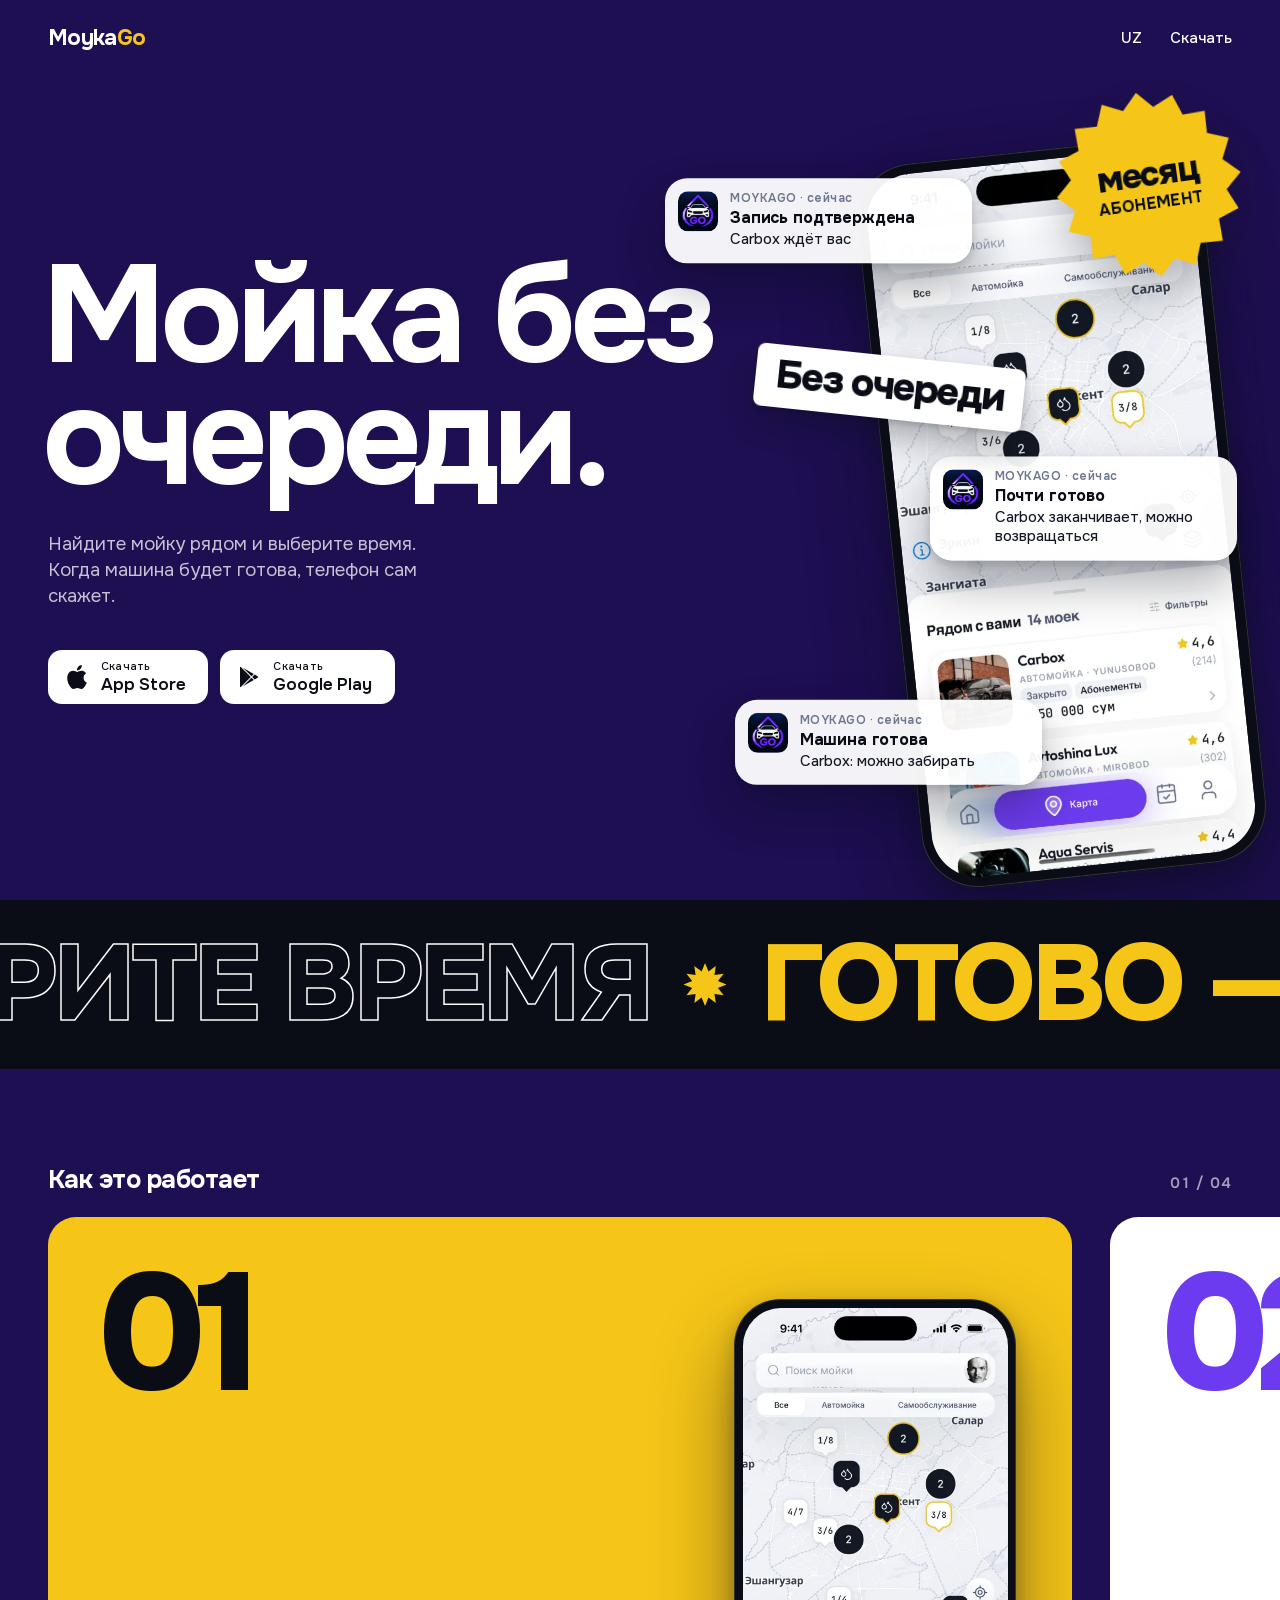
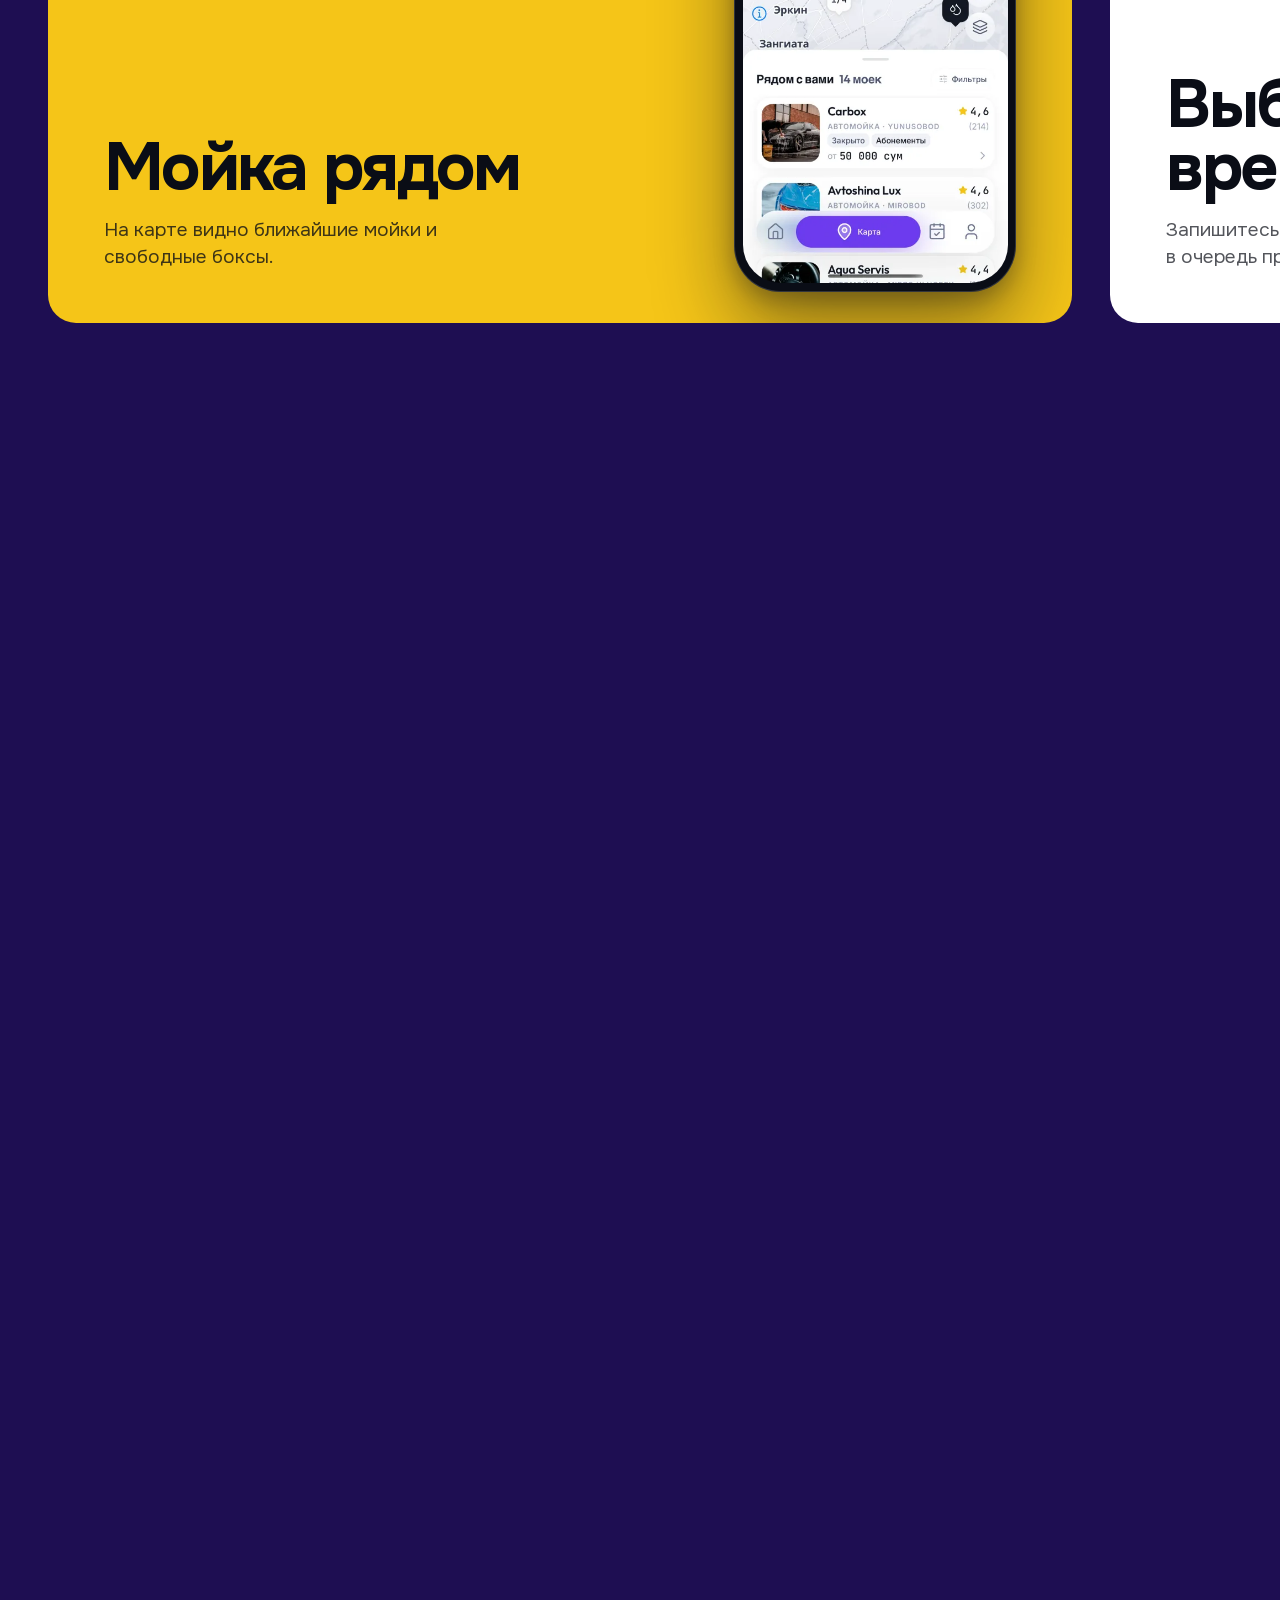
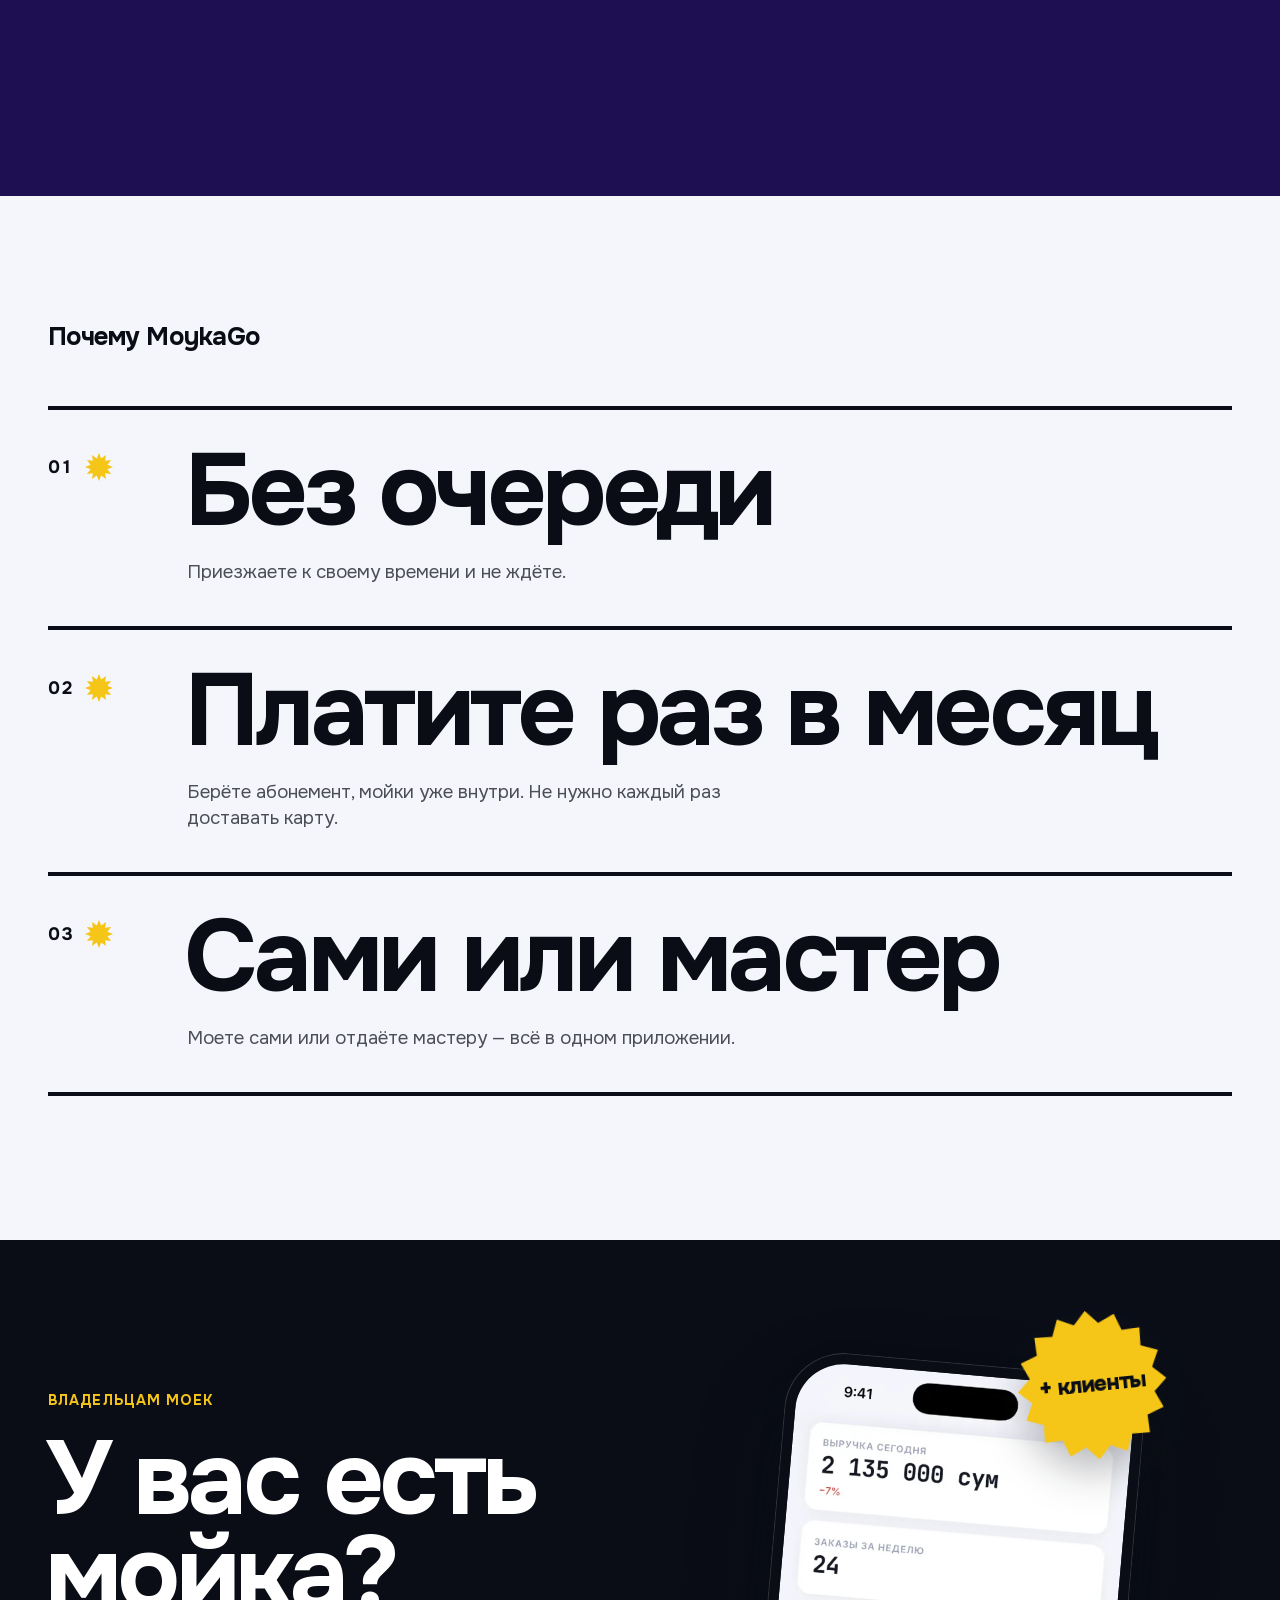
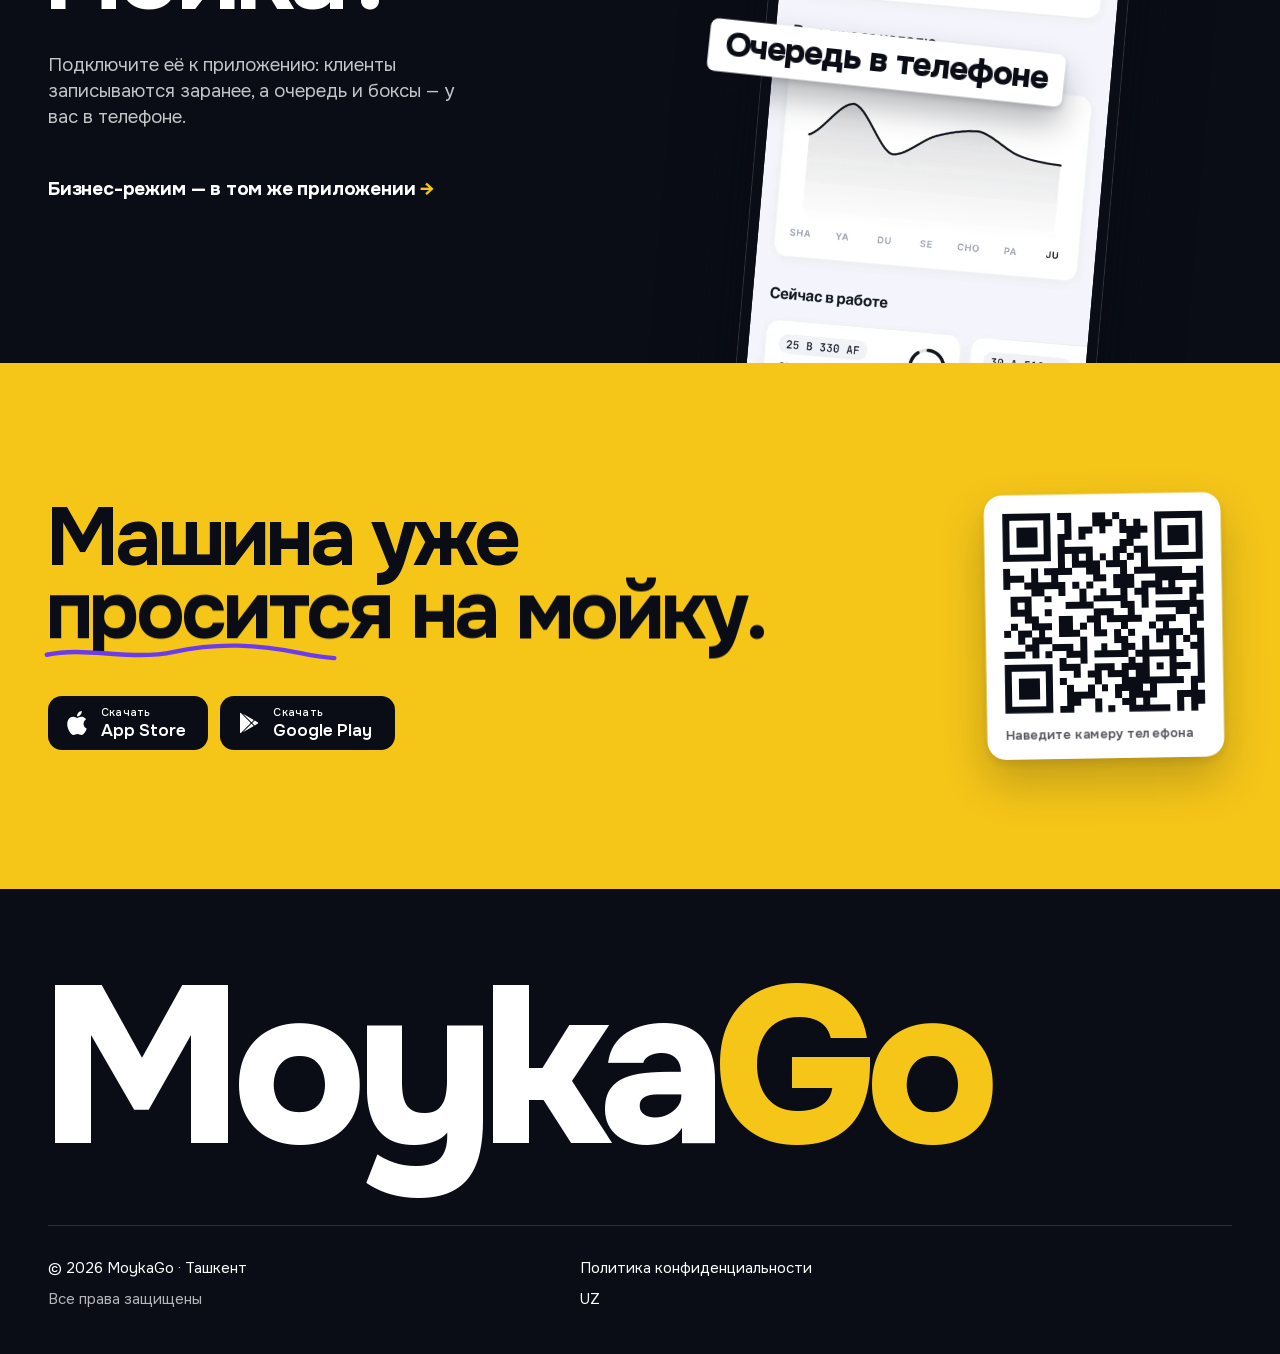
<file: ru/index.html>
<!DOCTYPE html><html lang="ru" class="onest_d51d4340-module__XznmiW__variable"><head><meta charSet="utf-8"/><meta name="viewport" content="width=device-width, initial-scale=1"/><link rel="preload" href="/_next/static/media/16d91c780434f2ce-s.p.0y1w0k24nk0rl.woff2" as="font" crossorigin="" type="font/woff2"/><link rel="preload" href="/_next/static/media/8800dfc60902df36-s.p.2sla2yow9-9p_.woff2" as="font" crossorigin="" type="font/woff2"/><link rel="preload" as="image" imageSrcSet="/screens/ru/map-480.webp 480w, /screens/ru/map-800.webp 800w, /screens/ru/map.webp 1206w" imageSizes="(min-width: 1024px) 400px, 66vw" fetchPriority="high"/><link rel="stylesheet" href="/_next/static/chunks/0ktc46g3vf5b7.css" data-precedence="next"/><link rel="stylesheet" href="/_next/static/chunks/2vb1hao7-xhm2.css" data-precedence="next"/><link rel="preload" as="script" fetchPriority="low" href="/_next/static/chunks/1u7g3ozgoi_5b.js"/><script src="/_next/static/chunks/11nrbs7piza5-.js" async=""></script><script src="/_next/static/chunks/32w3y3plaevx9.js" async=""></script><script src="/_next/static/chunks/turbopack-2jg4m6-8s73wm.js" async=""></script><script src="/_next/static/chunks/23qn5szfnlln1.js" async=""></script><script src="/_next/static/chunks/2r-n7fr0f-iq1.js" async=""></script><script src="/_next/static/chunks/3slep84jkk1zm.js" async=""></script><title>MoykaGo — мойка в Ташкенте без очереди</title><meta name="description" content="Найдите мойку рядом и выберите время. Когда машина будет готова, телефон сам скажет."/><link rel="canonical" href="https://moyka-go.uz/ru/"/><link rel="alternate" hrefLang="uz-UZ" href="https://moyka-go.uz/"/><link rel="alternate" hrefLang="ru-RU" href="https://moyka-go.uz/ru/"/><link rel="alternate" hrefLang="x-default" href="https://moyka-go.uz/"/><meta property="og:title" content="MoykaGo — мойка в Ташкенте без очереди"/><meta property="og:description" content="Найдите мойку рядом и выберите время. Когда машина будет готова, телефон сам скажет."/><meta property="og:url" content="https://moyka-go.uz/ru/"/><meta property="og:site_name" content="MoykaGo"/><meta property="og:locale" content="ru_RU"/><meta property="og:image" content="https://moyka-go.uz/og-ru.png"/><meta property="og:image:width" content="1200"/><meta property="og:image:height" content="630"/><meta property="og:image:alt" content="MoykaGo — мойка в Ташкенте без очереди"/><meta property="og:type" content="website"/><meta name="twitter:card" content="summary_large_image"/><meta name="twitter:title" content="MoykaGo — мойка в Ташкенте без очереди"/><meta name="twitter:description" content="Найдите мойку рядом и выберите время. Когда машина будет готова, телефон сам скажет."/><meta name="twitter:image" content="https://moyka-go.uz/og-ru.png"/><meta name="twitter:image:alt" content="MoykaGo — мойка в Ташкенте без очереди"/><meta name="twitter:image:width" content="1200"/><meta name="twitter:image:height" content="630"/><link rel="icon" href="/favicon.ico?favicon.2-6y6busved1c.ico" sizes="32x32" type="image/x-icon"/><link rel="icon" href="/icon.png?icon.35-37irenj0x9.png" sizes="192x192" type="image/png"/><link rel="apple-touch-icon" href="/apple-icon.png?apple-icon.37t80lxeex2g4.png" sizes="180x180" type="image/png"/><meta name="next-size-adjust" content=""/><script src="/_next/static/chunks/0cz1d0mv5g_q7.js" noModule=""></script></head><body><div hidden=""><!--$--><!--/$--></div><script type="application/ld+json">{"@context":"https://schema.org","@type":"MobileApplication","name":"MoykaGo","url":"https://moyka-go.uz/ru/","description":"Найдите мойку рядом и выберите время. Когда машина будет готова, телефон сам скажет.","image":"https://moyka-go.uz/icon.png","operatingSystem":"iOS, Android","applicationCategory":"LifestyleApplication","inLanguage":"ru","areaServed":"Tashkent"}</script><div class="Nav-module__bLoQaq__sentinel" aria-hidden="true"></div><header class="Nav-module__bLoQaq__nav" data-tone="ink"><nav class="wrap Nav-module__bLoQaq__inner"><a href="/ru/" class="Nav-module__bLoQaq__mark">Moyka<span class="Nav-module__bLoQaq__go">Go</span></a><div class="Nav-module__bLoQaq__links"><a href="/" lang="uz" hrefLang="uz">UZ</a><a href="#download">Скачать</a></div></nav></header><main><section class="Hero-module__JgYmMq__hero" data-nav="ink"><div class="wrap Hero-module__JgYmMq__grid"><div class="Hero-module__JgYmMq__copy"><h1 class="Hero-module__JgYmMq__title"><span class="Hero-module__JgYmMq__line">Мойка без</span><span class="Hero-module__JgYmMq__line">очереди.</span></h1><p class="Hero-module__JgYmMq__sub">Найдите мойку рядом и выберите время. Когда машина будет готова, телефон сам скажет.</p><div class="StoreButtons-module__61l16a__row"><a class="StoreButtons-module__61l16a__btn StoreButtons-module__61l16a__paper" href="https://apps.apple.com/uz/app/id6824525569"><svg class="StoreButtons-module__61l16a__glyph" viewBox="0 0 24 24" width="24" height="24" aria-hidden="true"><path fill="currentColor" d="M12.152 6.896c-.948 0-2.415-1.078-3.96-1.04-2.04.027-3.91 1.183-4.961 3.014-2.117 3.675-.546 9.103 1.519 12.09 1.013 1.454 2.208 3.09 3.792 3.039 1.52-.065 2.09-.987 3.935-.987 1.831 0 2.35.987 3.96.948 1.637-.026 2.676-1.48 3.676-2.948 1.156-1.688 1.636-3.325 1.662-3.415-.039-.013-3.182-1.221-3.22-4.857-.026-3.04 2.48-4.494 2.597-4.559-1.429-2.09-3.623-2.324-4.39-2.376-2-.156-3.675 1.09-4.61 1.09zM15.53 3.83c.843-1.012 1.4-2.427 1.245-3.83-1.207.052-2.662.805-3.532 1.818-.78.896-1.454 2.338-1.273 3.714 1.338.104 2.715-.688 3.559-1.701"></path></svg><span class="StoreButtons-module__61l16a__label"><span class="StoreButtons-module__61l16a__small">Скачать</span><span class="StoreButtons-module__61l16a__big">App Store</span></span></a><a class="StoreButtons-module__61l16a__btn StoreButtons-module__61l16a__paper" href="https://play.google.com/store/apps/details?id=uz.moyka.app"><svg class="StoreButtons-module__61l16a__glyph" viewBox="0 0 24 24" width="24" height="24" aria-hidden="true"><path fill="currentColor" d="M3.609 1.814L13.792 12 3.61 22.186a.996.996 0 0 1-.61-.92V2.734a1 1 0 0 1 .609-.92zm10.89 10.893l2.302 2.302-10.937 6.333 8.635-8.635zm3.199-3.198l2.807 1.626a1 1 0 0 1 0 1.73l-2.808 1.626L15.206 12l2.492-2.491zM5.864 2.658L16.802 8.99l-2.303 2.303-8.635-8.635z"></path></svg><span class="StoreButtons-module__61l16a__label"><span class="StoreButtons-module__61l16a__small">Скачать</span><span class="StoreButtons-module__61l16a__big">Google Play</span></span></a></div></div><div class="Hero-module__JgYmMq__stage"><div class="Phone-module__xjFSda__phone Hero-module__JgYmMq__phone" data-phone="true"><div class="Phone-module__xjFSda__screen"><img alt="MoykaGo: мойки рядом на карте" fetchPriority="high" width="1206" height="2622" decoding="async" data-nimg="1" class="Phone-module__xjFSda__img" style="color:transparent" sizes="(min-width: 1024px) 400px, 66vw" srcSet="/screens/ru/map-480.webp 480w, /screens/ru/map-800.webp 800w, /screens/ru/map.webp 1206w" src="/screens/ru/map.webp"/></div></div><div class="Hero-module__JgYmMq__dock Hero-module__JgYmMq__dock1" data-dock="true" aria-hidden="true"><div class="Notif-module__rheWEa__notif"><img alt="" loading="lazy" width="40" height="40" decoding="async" data-nimg="1" class="Notif-module__rheWEa__icon" style="color:transparent" srcSet="/app-icon.png 1x" src="/app-icon.png"/><div class="Notif-module__rheWEa__text"><p class="Notif-module__rheWEa__meta">MOYKAGO<!-- --> · <!-- -->сейчас</p><p class="Notif-module__rheWEa__title">Запись подтверждена</p><p class="Notif-module__rheWEa__body">Carbox ждёт вас</p></div></div></div><div class="Hero-module__JgYmMq__dock Hero-module__JgYmMq__dock2" data-dock="true" aria-hidden="true"><div class="Notif-module__rheWEa__notif"><img alt="" loading="lazy" width="40" height="40" decoding="async" data-nimg="1" class="Notif-module__rheWEa__icon" style="color:transparent" srcSet="/app-icon.png 1x" src="/app-icon.png"/><div class="Notif-module__rheWEa__text"><p class="Notif-module__rheWEa__meta">MOYKAGO<!-- --> · <!-- -->сейчас</p><p class="Notif-module__rheWEa__title">Почти готово</p><p class="Notif-module__rheWEa__body">Carbox заканчивает, можно возвращаться</p></div></div></div><div class="Hero-module__JgYmMq__dock Hero-module__JgYmMq__dock3" data-dock="true" aria-hidden="true"><div class="Notif-module__rheWEa__notif"><img alt="" loading="lazy" width="40" height="40" decoding="async" data-nimg="1" class="Notif-module__rheWEa__icon" style="color:transparent" srcSet="/app-icon.png 1x" src="/app-icon.png"/><div class="Notif-module__rheWEa__text"><p class="Notif-module__rheWEa__meta">MOYKAGO<!-- --> · <!-- -->сейчас</p><p class="Notif-module__rheWEa__title">Машина готова</p><p class="Notif-module__rheWEa__body">Carbox: можно забирать</p></div></div></div><div class="Sticker-module__F6050G__burst Hero-module__JgYmMq__burst" data-burst="true" aria-hidden="true"><svg viewBox="0 0 200 200" class="Sticker-module__F6050G__burstSvg" aria-hidden="true"><polygon points="100.00,0.00 116.39,17.61 138.27,7.61 146.67,30.16 170.71,29.29 169.84,53.33 192.39,61.73 182.39,83.61 200.00,100.00 182.39,116.39 192.39,138.27 169.84,146.67 170.71,170.71 146.67,169.84 138.27,192.39 116.39,182.39 100.00,200.00 83.61,182.39 61.73,192.39 53.33,169.84 29.29,170.71 30.16,146.67 7.61,138.27 17.61,116.39 0.00,100.00 17.61,83.61 7.61,61.73 30.16,53.33 29.29,29.29 53.33,30.16 61.73,7.61 83.61,17.61" fill="var(--amber)"></polygon></svg><span class="Sticker-module__F6050G__burstText"><span class="Sticker-module__F6050G__burstBig">месяц</span><span class="Sticker-module__F6050G__burstSmall">абонемент</span></span></div><div class="Sticker-module__F6050G__tag Hero-module__JgYmMq__tag" data-tone="paper" data-tag="true" aria-hidden="true">Без очереди</div></div></div><ul class="sr-only"><li>месяц · абонемент</li><li>Без очереди</li><li>Запись подтверждена<!-- -->: <!-- -->Carbox ждёт вас</li><li>Почти готово<!-- -->: <!-- -->Carbox заканчивает, можно возвращаться</li><li>Машина готова<!-- -->: <!-- -->Carbox: можно забирать</li></ul></section><div class="Marquee-module__Q--LXW__band" aria-hidden="true" data-nav="ink"><div class="Marquee-module__Q--LXW__track" data-track="true"><div class="Marquee-module__Q--LXW__row"><span class="Marquee-module__Q--LXW__fill">Мойка рядом</span><svg viewBox="0 0 200 200" aria-hidden="true" class="Marquee-module__Q--LXW__glyph"><polygon points="100.00,0.00 116.05,40.11 150.00,13.40 143.84,56.16 186.60,50.00 159.89,83.95 200.00,100.00 159.89,116.05 186.60,150.00 143.84,143.84 150.00,186.60 116.05,159.89 100.00,200.00 83.95,159.89 50.00,186.60 56.16,143.84 13.40,150.00 40.11,116.05 0.00,100.00 40.11,83.95 13.40,50.00 56.16,56.16 50.00,13.40 83.95,40.11" fill="currentColor"></polygon></svg><span class="Marquee-module__Q--LXW__outline">Выберите время</span><svg viewBox="0 0 200 200" aria-hidden="true" class="Marquee-module__Q--LXW__glyph"><polygon points="100.00,0.00 116.05,40.11 150.00,13.40 143.84,56.16 186.60,50.00 159.89,83.95 200.00,100.00 159.89,116.05 186.60,150.00 143.84,143.84 150.00,186.60 116.05,159.89 100.00,200.00 83.95,159.89 50.00,186.60 56.16,143.84 13.40,150.00 40.11,116.05 0.00,100.00 40.11,83.95 13.40,50.00 56.16,56.16 50.00,13.40 83.95,40.11" fill="currentColor"></polygon></svg><span class="Marquee-module__Q--LXW__fill">Готово — придёт пуш</span><svg viewBox="0 0 200 200" aria-hidden="true" class="Marquee-module__Q--LXW__glyph"><polygon points="100.00,0.00 116.05,40.11 150.00,13.40 143.84,56.16 186.60,50.00 159.89,83.95 200.00,100.00 159.89,116.05 186.60,150.00 143.84,143.84 150.00,186.60 116.05,159.89 100.00,200.00 83.95,159.89 50.00,186.60 56.16,143.84 13.40,150.00 40.11,116.05 0.00,100.00 40.11,83.95 13.40,50.00 56.16,56.16 50.00,13.40 83.95,40.11" fill="currentColor"></polygon></svg><span class="Marquee-module__Q--LXW__outline">Абонемент</span><svg viewBox="0 0 200 200" aria-hidden="true" class="Marquee-module__Q--LXW__glyph"><polygon points="100.00,0.00 116.05,40.11 150.00,13.40 143.84,56.16 186.60,50.00 159.89,83.95 200.00,100.00 159.89,116.05 186.60,150.00 143.84,143.84 150.00,186.60 116.05,159.89 100.00,200.00 83.95,159.89 50.00,186.60 56.16,143.84 13.40,150.00 40.11,116.05 0.00,100.00 40.11,83.95 13.40,50.00 56.16,56.16 50.00,13.40 83.95,40.11" fill="currentColor"></polygon></svg><span class="Marquee-module__Q--LXW__fill">Без очереди</span><svg viewBox="0 0 200 200" aria-hidden="true" class="Marquee-module__Q--LXW__glyph"><polygon points="100.00,0.00 116.05,40.11 150.00,13.40 143.84,56.16 186.60,50.00 159.89,83.95 200.00,100.00 159.89,116.05 186.60,150.00 143.84,143.84 150.00,186.60 116.05,159.89 100.00,200.00 83.95,159.89 50.00,186.60 56.16,143.84 13.40,150.00 40.11,116.05 0.00,100.00 40.11,83.95 13.40,50.00 56.16,56.16 50.00,13.40 83.95,40.11" fill="currentColor"></polygon></svg><span class="Marquee-module__Q--LXW__outline">Мойка рядом</span><svg viewBox="0 0 200 200" aria-hidden="true" class="Marquee-module__Q--LXW__glyph"><polygon points="100.00,0.00 116.05,40.11 150.00,13.40 143.84,56.16 186.60,50.00 159.89,83.95 200.00,100.00 159.89,116.05 186.60,150.00 143.84,143.84 150.00,186.60 116.05,159.89 100.00,200.00 83.95,159.89 50.00,186.60 56.16,143.84 13.40,150.00 40.11,116.05 0.00,100.00 40.11,83.95 13.40,50.00 56.16,56.16 50.00,13.40 83.95,40.11" fill="currentColor"></polygon></svg><span class="Marquee-module__Q--LXW__fill">Выберите время</span><svg viewBox="0 0 200 200" aria-hidden="true" class="Marquee-module__Q--LXW__glyph"><polygon points="100.00,0.00 116.05,40.11 150.00,13.40 143.84,56.16 186.60,50.00 159.89,83.95 200.00,100.00 159.89,116.05 186.60,150.00 143.84,143.84 150.00,186.60 116.05,159.89 100.00,200.00 83.95,159.89 50.00,186.60 56.16,143.84 13.40,150.00 40.11,116.05 0.00,100.00 40.11,83.95 13.40,50.00 56.16,56.16 50.00,13.40 83.95,40.11" fill="currentColor"></polygon></svg><span class="Marquee-module__Q--LXW__outline">Готово — придёт пуш</span><svg viewBox="0 0 200 200" aria-hidden="true" class="Marquee-module__Q--LXW__glyph"><polygon points="100.00,0.00 116.05,40.11 150.00,13.40 143.84,56.16 186.60,50.00 159.89,83.95 200.00,100.00 159.89,116.05 186.60,150.00 143.84,143.84 150.00,186.60 116.05,159.89 100.00,200.00 83.95,159.89 50.00,186.60 56.16,143.84 13.40,150.00 40.11,116.05 0.00,100.00 40.11,83.95 13.40,50.00 56.16,56.16 50.00,13.40 83.95,40.11" fill="currentColor"></polygon></svg><span class="Marquee-module__Q--LXW__fill">Абонемент</span><svg viewBox="0 0 200 200" aria-hidden="true" class="Marquee-module__Q--LXW__glyph"><polygon points="100.00,0.00 116.05,40.11 150.00,13.40 143.84,56.16 186.60,50.00 159.89,83.95 200.00,100.00 159.89,116.05 186.60,150.00 143.84,143.84 150.00,186.60 116.05,159.89 100.00,200.00 83.95,159.89 50.00,186.60 56.16,143.84 13.40,150.00 40.11,116.05 0.00,100.00 40.11,83.95 13.40,50.00 56.16,56.16 50.00,13.40 83.95,40.11" fill="currentColor"></polygon></svg><span class="Marquee-module__Q--LXW__outline">Без очереди</span><svg viewBox="0 0 200 200" aria-hidden="true" class="Marquee-module__Q--LXW__glyph"><polygon points="100.00,0.00 116.05,40.11 150.00,13.40 143.84,56.16 186.60,50.00 159.89,83.95 200.00,100.00 159.89,116.05 186.60,150.00 143.84,143.84 150.00,186.60 116.05,159.89 100.00,200.00 83.95,159.89 50.00,186.60 56.16,143.84 13.40,150.00 40.11,116.05 0.00,100.00 40.11,83.95 13.40,50.00 56.16,56.16 50.00,13.40 83.95,40.11" fill="currentColor"></polygon></svg></div><div class="Marquee-module__Q--LXW__row"><span class="Marquee-module__Q--LXW__fill">Мойка рядом</span><svg viewBox="0 0 200 200" aria-hidden="true" class="Marquee-module__Q--LXW__glyph"><polygon points="100.00,0.00 116.05,40.11 150.00,13.40 143.84,56.16 186.60,50.00 159.89,83.95 200.00,100.00 159.89,116.05 186.60,150.00 143.84,143.84 150.00,186.60 116.05,159.89 100.00,200.00 83.95,159.89 50.00,186.60 56.16,143.84 13.40,150.00 40.11,116.05 0.00,100.00 40.11,83.95 13.40,50.00 56.16,56.16 50.00,13.40 83.95,40.11" fill="currentColor"></polygon></svg><span class="Marquee-module__Q--LXW__outline">Выберите время</span><svg viewBox="0 0 200 200" aria-hidden="true" class="Marquee-module__Q--LXW__glyph"><polygon points="100.00,0.00 116.05,40.11 150.00,13.40 143.84,56.16 186.60,50.00 159.89,83.95 200.00,100.00 159.89,116.05 186.60,150.00 143.84,143.84 150.00,186.60 116.05,159.89 100.00,200.00 83.95,159.89 50.00,186.60 56.16,143.84 13.40,150.00 40.11,116.05 0.00,100.00 40.11,83.95 13.40,50.00 56.16,56.16 50.00,13.40 83.95,40.11" fill="currentColor"></polygon></svg><span class="Marquee-module__Q--LXW__fill">Готово — придёт пуш</span><svg viewBox="0 0 200 200" aria-hidden="true" class="Marquee-module__Q--LXW__glyph"><polygon points="100.00,0.00 116.05,40.11 150.00,13.40 143.84,56.16 186.60,50.00 159.89,83.95 200.00,100.00 159.89,116.05 186.60,150.00 143.84,143.84 150.00,186.60 116.05,159.89 100.00,200.00 83.95,159.89 50.00,186.60 56.16,143.84 13.40,150.00 40.11,116.05 0.00,100.00 40.11,83.95 13.40,50.00 56.16,56.16 50.00,13.40 83.95,40.11" fill="currentColor"></polygon></svg><span class="Marquee-module__Q--LXW__outline">Абонемент</span><svg viewBox="0 0 200 200" aria-hidden="true" class="Marquee-module__Q--LXW__glyph"><polygon points="100.00,0.00 116.05,40.11 150.00,13.40 143.84,56.16 186.60,50.00 159.89,83.95 200.00,100.00 159.89,116.05 186.60,150.00 143.84,143.84 150.00,186.60 116.05,159.89 100.00,200.00 83.95,159.89 50.00,186.60 56.16,143.84 13.40,150.00 40.11,116.05 0.00,100.00 40.11,83.95 13.40,50.00 56.16,56.16 50.00,13.40 83.95,40.11" fill="currentColor"></polygon></svg><span class="Marquee-module__Q--LXW__fill">Без очереди</span><svg viewBox="0 0 200 200" aria-hidden="true" class="Marquee-module__Q--LXW__glyph"><polygon points="100.00,0.00 116.05,40.11 150.00,13.40 143.84,56.16 186.60,50.00 159.89,83.95 200.00,100.00 159.89,116.05 186.60,150.00 143.84,143.84 150.00,186.60 116.05,159.89 100.00,200.00 83.95,159.89 50.00,186.60 56.16,143.84 13.40,150.00 40.11,116.05 0.00,100.00 40.11,83.95 13.40,50.00 56.16,56.16 50.00,13.40 83.95,40.11" fill="currentColor"></polygon></svg><span class="Marquee-module__Q--LXW__outline">Мойка рядом</span><svg viewBox="0 0 200 200" aria-hidden="true" class="Marquee-module__Q--LXW__glyph"><polygon points="100.00,0.00 116.05,40.11 150.00,13.40 143.84,56.16 186.60,50.00 159.89,83.95 200.00,100.00 159.89,116.05 186.60,150.00 143.84,143.84 150.00,186.60 116.05,159.89 100.00,200.00 83.95,159.89 50.00,186.60 56.16,143.84 13.40,150.00 40.11,116.05 0.00,100.00 40.11,83.95 13.40,50.00 56.16,56.16 50.00,13.40 83.95,40.11" fill="currentColor"></polygon></svg><span class="Marquee-module__Q--LXW__fill">Выберите время</span><svg viewBox="0 0 200 200" aria-hidden="true" class="Marquee-module__Q--LXW__glyph"><polygon points="100.00,0.00 116.05,40.11 150.00,13.40 143.84,56.16 186.60,50.00 159.89,83.95 200.00,100.00 159.89,116.05 186.60,150.00 143.84,143.84 150.00,186.60 116.05,159.89 100.00,200.00 83.95,159.89 50.00,186.60 56.16,143.84 13.40,150.00 40.11,116.05 0.00,100.00 40.11,83.95 13.40,50.00 56.16,56.16 50.00,13.40 83.95,40.11" fill="currentColor"></polygon></svg><span class="Marquee-module__Q--LXW__outline">Готово — придёт пуш</span><svg viewBox="0 0 200 200" aria-hidden="true" class="Marquee-module__Q--LXW__glyph"><polygon points="100.00,0.00 116.05,40.11 150.00,13.40 143.84,56.16 186.60,50.00 159.89,83.95 200.00,100.00 159.89,116.05 186.60,150.00 143.84,143.84 150.00,186.60 116.05,159.89 100.00,200.00 83.95,159.89 50.00,186.60 56.16,143.84 13.40,150.00 40.11,116.05 0.00,100.00 40.11,83.95 13.40,50.00 56.16,56.16 50.00,13.40 83.95,40.11" fill="currentColor"></polygon></svg><span class="Marquee-module__Q--LXW__fill">Абонемент</span><svg viewBox="0 0 200 200" aria-hidden="true" class="Marquee-module__Q--LXW__glyph"><polygon points="100.00,0.00 116.05,40.11 150.00,13.40 143.84,56.16 186.60,50.00 159.89,83.95 200.00,100.00 159.89,116.05 186.60,150.00 143.84,143.84 150.00,186.60 116.05,159.89 100.00,200.00 83.95,159.89 50.00,186.60 56.16,143.84 13.40,150.00 40.11,116.05 0.00,100.00 40.11,83.95 13.40,50.00 56.16,56.16 50.00,13.40 83.95,40.11" fill="currentColor"></polygon></svg><span class="Marquee-module__Q--LXW__outline">Без очереди</span><svg viewBox="0 0 200 200" aria-hidden="true" class="Marquee-module__Q--LXW__glyph"><polygon points="100.00,0.00 116.05,40.11 150.00,13.40 143.84,56.16 186.60,50.00 159.89,83.95 200.00,100.00 159.89,116.05 186.60,150.00 143.84,143.84 150.00,186.60 116.05,159.89 100.00,200.00 83.95,159.89 50.00,186.60 56.16,143.84 13.40,150.00 40.11,116.05 0.00,100.00 40.11,83.95 13.40,50.00 56.16,56.16 50.00,13.40 83.95,40.11" fill="currentColor"></polygon></svg></div></div></div><section class="HowItWorks-module__u8qSLG__how" id="how" data-nav="ink"><div class="HowItWorks-module__u8qSLG__viewport" data-viewport="true"><div class="HowItWorks-module__u8qSLG__head"><h2 class="HowItWorks-module__u8qSLG__label">Как это работает</h2><span class="HowItWorks-module__u8qSLG__count" aria-hidden="true"><span data-current="true">01</span> / <!-- -->04</span></div><ol class="HowItWorks-module__u8qSLG__track" data-track="true"><li class="HowItWorks-module__u8qSLG__card" data-card="true" data-n="01" data-tone="amber"><div class="HowItWorks-module__u8qSLG__text"><span class="HowItWorks-module__u8qSLG__n" aria-hidden="true">01</span><div><h3 class="HowItWorks-module__u8qSLG__title">Мойка рядом</h3><p class="HowItWorks-module__u8qSLG__body">На карте видно ближайшие мойки и свободные боксы.</p></div></div><div class="HowItWorks-module__u8qSLG__stage"><div class="Phone-module__xjFSda__phone HowItWorks-module__u8qSLG__phone" data-phone="true"><div class="Phone-module__xjFSda__screen"><img alt="MoykaGo: мойки рядом на карте" loading="lazy" width="1206" height="2622" decoding="async" data-nimg="1" class="Phone-module__xjFSda__img" style="color:transparent" sizes="(min-width: 1024px) 320px, 62vw" srcSet="/screens/ru/map-480.webp 480w, /screens/ru/map-800.webp 800w, /screens/ru/map.webp 1206w" src="/screens/ru/map.webp"/></div></div><div class="Sticker-module__F6050G__tag HowItWorks-module__u8qSLG__sticker HowItWorks-module__u8qSLG__sticker01" data-tone="violet" data-marker="true" data-rest="-7">14 моек рядом</div></div></li><li class="HowItWorks-module__u8qSLG__card" data-card="true" data-n="02" data-tone="paper"><div class="HowItWorks-module__u8qSLG__text"><span class="HowItWorks-module__u8qSLG__n" aria-hidden="true">02</span><div><h3 class="HowItWorks-module__u8qSLG__title">Выберите время</h3><p class="HowItWorks-module__u8qSLG__body">Запишитесь на удобное время или встаньте в очередь прямо с телефона.</p></div></div><div class="HowItWorks-module__u8qSLG__stage"><div class="Phone-module__xjFSda__phone HowItWorks-module__u8qSLG__phone" data-phone="true"><div class="Phone-module__xjFSda__screen"><img alt="MoykaGo: выбор времени" loading="lazy" width="1206" height="2622" decoding="async" data-nimg="1" class="Phone-module__xjFSda__img" style="color:transparent" sizes="(min-width: 1024px) 320px, 62vw" srcSet="/screens/ru/book-480.webp 480w, /screens/ru/book-800.webp 800w, /screens/ru/book.webp 1206w" src="/screens/ru/book.webp"/></div></div><div class="HowItWorks-module__u8qSLG__bubble" data-marker="true" data-rest="0"><div class="Notif-module__rheWEa__notif"><img alt="" loading="lazy" width="40" height="40" decoding="async" data-nimg="1" class="Notif-module__rheWEa__icon" style="color:transparent" srcSet="/app-icon.png 1x" src="/app-icon.png"/><div class="Notif-module__rheWEa__text"><p class="Notif-module__rheWEa__meta">MOYKAGO<!-- --> · <!-- -->сейчас</p><p class="Notif-module__rheWEa__title">Запись подтверждена</p><p class="Notif-module__rheWEa__body">Carbox ждёт вас</p></div></div></div></div></li><li class="HowItWorks-module__u8qSLG__card" data-card="true" data-n="03" data-tone="violet"><div class="HowItWorks-module__u8qSLG__text"><span class="HowItWorks-module__u8qSLG__n" aria-hidden="true">03</span><div><h3 class="HowItWorks-module__u8qSLG__title">Готово — придёт пуш</h3><p class="HowItWorks-module__u8qSLG__body">Когда машину помоют, телефон сам скажет. Ждать на месте не нужно.</p></div></div><div class="HowItWorks-module__u8qSLG__stage"><div class="Phone-module__xjFSda__phone HowItWorks-module__u8qSLG__phone" data-phone="true"><div class="Phone-module__xjFSda__screen"><img alt="MoykaGo: статус заказа" loading="lazy" width="1206" height="2622" decoding="async" data-nimg="1" class="Phone-module__xjFSda__img" style="color:transparent" sizes="(min-width: 1024px) 320px, 62vw" srcSet="/screens/ru/status-480.webp 480w, /screens/ru/status-800.webp 800w, /screens/ru/status.webp 1206w" src="/screens/ru/status.webp"/></div></div><div class="HowItWorks-module__u8qSLG__bubble" data-marker="true" data-rest="0"><div class="Notif-module__rheWEa__notif"><img alt="" loading="lazy" width="40" height="40" decoding="async" data-nimg="1" class="Notif-module__rheWEa__icon" style="color:transparent" srcSet="/app-icon.png 1x" src="/app-icon.png"/><div class="Notif-module__rheWEa__text"><p class="Notif-module__rheWEa__meta">MOYKAGO<!-- --> · <!-- -->сейчас</p><p class="Notif-module__rheWEa__title">Машина готова</p><p class="Notif-module__rheWEa__body">Carbox: можно забирать</p></div></div></div></div></li><li class="HowItWorks-module__u8qSLG__card" data-card="true" data-n="04" data-tone="ink"><div class="HowItWorks-module__u8qSLG__text"><span class="HowItWorks-module__u8qSLG__n" aria-hidden="true">04</span><div><h3 class="HowItWorks-module__u8qSLG__title">Абонемент</h3><p class="HowItWorks-module__u8qSLG__body">Возьмите абонемент на месяц и не платите каждый раз.</p></div></div><div class="HowItWorks-module__u8qSLG__stage"><div class="Phone-module__xjFSda__phone HowItWorks-module__u8qSLG__phone" data-phone="true"><div class="Phone-module__xjFSda__screen"><img alt="MoykaGo: абонементы" loading="lazy" width="1206" height="2622" decoding="async" data-nimg="1" class="Phone-module__xjFSda__img" style="color:transparent" sizes="(min-width: 1024px) 320px, 62vw" srcSet="/screens/ru/plans-480.webp 480w, /screens/ru/plans-800.webp 800w, /screens/ru/plans.webp 1206w" src="/screens/ru/plans.webp"/></div></div><div class="Sticker-module__F6050G__tag HowItWorks-module__u8qSLG__sticker HowItWorks-module__u8qSLG__sticker04" data-tone="amber" data-marker="true" data-rest="8">месяц</div></div></li></ol></div></section><section class="Why-module__bOZe8a__why" id="why" data-nav="paper"><div class="wrap"><h2 class="Why-module__bOZe8a__label">Почему MoykaGo</h2><ol class="Why-module__bOZe8a__list"><li class="Why-module__bOZe8a__row" data-row="true"><div class="Why-module__bOZe8a__num" aria-hidden="true"><span>01</span><svg viewBox="0 0 200 200" aria-hidden="true" class="Why-module__bOZe8a__glyph" data-glyph="true"><polygon points="100.00,0.00 116.05,40.11 150.00,13.40 143.84,56.16 186.60,50.00 159.89,83.95 200.00,100.00 159.89,116.05 186.60,150.00 143.84,143.84 150.00,186.60 116.05,159.89 100.00,200.00 83.95,159.89 50.00,186.60 56.16,143.84 13.40,150.00 40.11,116.05 0.00,100.00 40.11,83.95 13.40,50.00 56.16,56.16 50.00,13.40 83.95,40.11" fill="currentColor"></polygon></svg></div><h3 class="Why-module__bOZe8a__title"><span class="Words-module__M9U7dq__w"><span class="Words-module__M9U7dq__i" data-word="true">Без</span></span> <span class="Words-module__M9U7dq__w"><span class="Words-module__M9U7dq__i" data-word="true">очереди</span></span></h3><p class="Why-module__bOZe8a__body">Приезжаете к своему времени и не ждёте.</p><div class="Sticker-module__F6050G__tag Why-module__bOZe8a__peek" data-tone="amber" aria-hidden="true">вовремя</div></li><li class="Why-module__bOZe8a__row" data-row="true"><div class="Why-module__bOZe8a__num" aria-hidden="true"><span>02</span><svg viewBox="0 0 200 200" aria-hidden="true" class="Why-module__bOZe8a__glyph" data-glyph="true"><polygon points="100.00,0.00 116.05,40.11 150.00,13.40 143.84,56.16 186.60,50.00 159.89,83.95 200.00,100.00 159.89,116.05 186.60,150.00 143.84,143.84 150.00,186.60 116.05,159.89 100.00,200.00 83.95,159.89 50.00,186.60 56.16,143.84 13.40,150.00 40.11,116.05 0.00,100.00 40.11,83.95 13.40,50.00 56.16,56.16 50.00,13.40 83.95,40.11" fill="currentColor"></polygon></svg></div><h3 class="Why-module__bOZe8a__title"><span class="Words-module__M9U7dq__w"><span class="Words-module__M9U7dq__i" data-word="true">Платите</span></span> <span class="Words-module__M9U7dq__w"><span class="Words-module__M9U7dq__i" data-word="true">раз</span></span> <span class="Words-module__M9U7dq__w"><span class="Words-module__M9U7dq__i" data-word="true">в</span></span> <span class="Words-module__M9U7dq__w"><span class="Words-module__M9U7dq__i" data-word="true">месяц</span></span></h3><p class="Why-module__bOZe8a__body">Берёте абонемент, мойки уже внутри. Не нужно каждый раз доставать карту.</p><div class="Sticker-module__F6050G__tag Why-module__bOZe8a__peek" data-tone="amber" aria-hidden="true">1 раз</div></li><li class="Why-module__bOZe8a__row" data-row="true"><div class="Why-module__bOZe8a__num" aria-hidden="true"><span>03</span><svg viewBox="0 0 200 200" aria-hidden="true" class="Why-module__bOZe8a__glyph" data-glyph="true"><polygon points="100.00,0.00 116.05,40.11 150.00,13.40 143.84,56.16 186.60,50.00 159.89,83.95 200.00,100.00 159.89,116.05 186.60,150.00 143.84,143.84 150.00,186.60 116.05,159.89 100.00,200.00 83.95,159.89 50.00,186.60 56.16,143.84 13.40,150.00 40.11,116.05 0.00,100.00 40.11,83.95 13.40,50.00 56.16,56.16 50.00,13.40 83.95,40.11" fill="currentColor"></polygon></svg></div><h3 class="Why-module__bOZe8a__title"><span class="Words-module__M9U7dq__w"><span class="Words-module__M9U7dq__i" data-word="true">Сами</span></span> <span class="Words-module__M9U7dq__w"><span class="Words-module__M9U7dq__i" data-word="true">или</span></span> <span class="Words-module__M9U7dq__w"><span class="Words-module__M9U7dq__i" data-word="true">мастер</span></span></h3><p class="Why-module__bOZe8a__body">Моете сами или отдаёте мастеру — всё в одном приложении.</p><div class="Sticker-module__F6050G__tag Why-module__bOZe8a__peek" data-tone="amber" aria-hidden="true">одно приложение</div></li></ol></div></section><section class="Owners-module__7IC6yG__owners" id="owners" data-nav="ink"><div class="wrap Owners-module__7IC6yG__grid"><div class="Owners-module__7IC6yG__copy"><p class="Owners-module__7IC6yG__kicker">Владельцам моек</p><h2 class="Owners-module__7IC6yG__title"><span class="Words-module__M9U7dq__w"><span class="Words-module__M9U7dq__i" data-word="true">У</span></span> <span class="Words-module__M9U7dq__w"><span class="Words-module__M9U7dq__i" data-word="true">вас</span></span> <span class="Words-module__M9U7dq__w"><span class="Words-module__M9U7dq__i" data-word="true">есть</span></span> <span class="Words-module__M9U7dq__w"><span class="Words-module__M9U7dq__i" data-word="true">мойка?</span></span></h2><p class="Owners-module__7IC6yG__body">Подключите её к приложению: клиенты записываются заранее, а очередь и боксы — у вас в телефоне.</p><p class="Owners-module__7IC6yG__cta">Бизнес-режим — в том же приложении<!-- --> <span class="Owners-module__7IC6yG__arrow" aria-hidden="true">→</span></p></div><div class="Owners-module__7IC6yG__stage"><div class="Owners-module__7IC6yG__rig" data-rig="true"><div class="Phone-module__xjFSda__phone Owners-module__7IC6yG__phone" data-phone="true"><div class="Phone-module__xjFSda__screen"><img alt="MoykaGo бизнес-режим: выручка за сегодня и очередь" loading="lazy" width="1206" height="2622" decoding="async" data-nimg="1" class="Phone-module__xjFSda__img" style="color:transparent" sizes="(min-width: 1024px) 380px, 64vw" srcSet="/screens/ru/business-480.webp 480w, /screens/ru/business-800.webp 800w, /screens/ru/business.webp 1206w" src="/screens/ru/business.webp"/></div></div><div class="Sticker-module__F6050G__tag Owners-module__7IC6yG__tag" data-tone="paper" data-tag="true" aria-hidden="true">Очередь в телефоне</div><div class="Sticker-module__F6050G__burst Owners-module__7IC6yG__burst" data-burst="true" aria-hidden="true"><svg viewBox="0 0 200 200" class="Sticker-module__F6050G__burstSvg" aria-hidden="true"><polygon points="100.00,0.00 116.39,17.61 138.27,7.61 146.67,30.16 170.71,29.29 169.84,53.33 192.39,61.73 182.39,83.61 200.00,100.00 182.39,116.39 192.39,138.27 169.84,146.67 170.71,170.71 146.67,169.84 138.27,192.39 116.39,182.39 100.00,200.00 83.61,182.39 61.73,192.39 53.33,169.84 29.29,170.71 30.16,146.67 7.61,138.27 17.61,116.39 0.00,100.00 17.61,83.61 7.61,61.73 30.16,53.33 29.29,29.29 53.33,30.16 61.73,7.61 83.61,17.61" fill="var(--amber)"></polygon></svg><span class="Sticker-module__F6050G__burstText"><span class="Sticker-module__F6050G__burstOne">+ клиенты</span></span></div></div></div></div><ul class="sr-only"><li>Очередь в телефоне</li><li>+ клиенты</li></ul></section><section id="download" class="FinalCta-module__sqiVYG__final" data-nav="amber"><div class="wrap FinalCta-module__sqiVYG__grid"><div class="FinalCta-module__sqiVYG__copy"><h2 class="FinalCta-module__sqiVYG__title"><span class="FinalCta-module__sqiVYG__line"><span class="Words-module__M9U7dq__w"><span class="Words-module__M9U7dq__i" data-word="true">Машина</span></span> <span class="Words-module__M9U7dq__w"><span class="Words-module__M9U7dq__i" data-word="true">уже</span></span></span><span class="FinalCta-module__sqiVYG__line"><span class="Words-module__M9U7dq__w Words-module__M9U7dq__marked"><span class="Words-module__M9U7dq__i" data-word="true">просится</span><svg class="Words-module__M9U7dq__squiggle" viewBox="0 0 480 24" aria-hidden="true" data-squiggle="true"><path d="M5 16 C 58 4, 118 25, 178 12 S 292 2, 352 14 S 448 23, 475 9" fill="none" stroke="currentColor" stroke-width="6" stroke-linecap="round" stroke-linejoin="round"></path></svg></span> <span class="Words-module__M9U7dq__w"><span class="Words-module__M9U7dq__i" data-word="true">на</span></span> <span class="Words-module__M9U7dq__w"><span class="Words-module__M9U7dq__i" data-word="true">мойку.</span></span></span></h2><div class="FinalCta-module__sqiVYG__row"><div class="StoreButtons-module__61l16a__row"><a class="StoreButtons-module__61l16a__btn StoreButtons-module__61l16a__dark" href="https://apps.apple.com/uz/app/id6824525569"><svg class="StoreButtons-module__61l16a__glyph" viewBox="0 0 24 24" width="24" height="24" aria-hidden="true"><path fill="currentColor" d="M12.152 6.896c-.948 0-2.415-1.078-3.96-1.04-2.04.027-3.91 1.183-4.961 3.014-2.117 3.675-.546 9.103 1.519 12.09 1.013 1.454 2.208 3.09 3.792 3.039 1.52-.065 2.09-.987 3.935-.987 1.831 0 2.35.987 3.96.948 1.637-.026 2.676-1.48 3.676-2.948 1.156-1.688 1.636-3.325 1.662-3.415-.039-.013-3.182-1.221-3.22-4.857-.026-3.04 2.48-4.494 2.597-4.559-1.429-2.09-3.623-2.324-4.39-2.376-2-.156-3.675 1.09-4.61 1.09zM15.53 3.83c.843-1.012 1.4-2.427 1.245-3.83-1.207.052-2.662.805-3.532 1.818-.78.896-1.454 2.338-1.273 3.714 1.338.104 2.715-.688 3.559-1.701"></path></svg><span class="StoreButtons-module__61l16a__label"><span class="StoreButtons-module__61l16a__small">Скачать</span><span class="StoreButtons-module__61l16a__big">App Store</span></span></a><a class="StoreButtons-module__61l16a__btn StoreButtons-module__61l16a__dark" href="https://play.google.com/store/apps/details?id=uz.moyka.app"><svg class="StoreButtons-module__61l16a__glyph" viewBox="0 0 24 24" width="24" height="24" aria-hidden="true"><path fill="currentColor" d="M3.609 1.814L13.792 12 3.61 22.186a.996.996 0 0 1-.61-.92V2.734a1 1 0 0 1 .609-.92zm10.89 10.893l2.302 2.302-10.937 6.333 8.635-8.635zm3.199-3.198l2.807 1.626a1 1 0 0 1 0 1.73l-2.808 1.626L15.206 12l2.492-2.491zM5.864 2.658L16.802 8.99l-2.303 2.303-8.635-8.635z"></path></svg><span class="StoreButtons-module__61l16a__label"><span class="StoreButtons-module__61l16a__small">Скачать</span><span class="StoreButtons-module__61l16a__big">Google Play</span></span></a></div></div></div><div class="FinalCta-module__sqiVYG__card" data-qr="true"><div class="FinalCta-module__sqiVYG__qr"><svg viewBox="0 0 29 29" role="img" aria-label="https://moyka-go.uz/download/" shape-rendering="crispEdges" data-qr-svg="true"><path d="M0 0h7v1h-7zM8 0h2v1h-2zM13 0h2v1h-2zM16 0h1v1h-1zM22 0h7v1h-7zM0 1h1v1h-1zM6 1h1v1h-1zM9 1h1v1h-1zM13 1h3v1h-3zM17 1h1v1h-1zM19 1h1v1h-1zM22 1h1v1h-1zM28 1h1v1h-1zM0 2h1v1h-1zM2 2h3v1h-3zM6 2h1v1h-1zM9 2h1v1h-1zM11 2h2v1h-2zM14 2h1v1h-1zM17 2h4v1h-4zM22 2h1v1h-1zM24 2h3v1h-3zM28 2h1v1h-1zM0 3h1v1h-1zM2 3h3v1h-3zM6 3h1v1h-1zM8 3h2v1h-2zM11 3h1v1h-1zM18 3h2v1h-2zM22 3h1v1h-1zM24 3h3v1h-3zM28 3h1v1h-1zM0 4h1v1h-1zM2 4h3v1h-3zM6 4h1v1h-1zM8 4h1v1h-1zM17 4h2v1h-2zM22 4h1v1h-1zM24 4h3v1h-3zM28 4h1v1h-1zM0 5h1v1h-1zM6 5h1v1h-1zM8 5h5v1h-5zM16 5h2v1h-2zM19 5h2v1h-2zM22 5h1v1h-1zM28 5h1v1h-1zM0 6h7v1h-7zM8 6h1v1h-1zM10 6h1v1h-1zM12 6h1v1h-1zM14 6h1v1h-1zM16 6h1v1h-1zM18 6h1v1h-1zM20 6h1v1h-1zM22 6h7v1h-7zM8 7h1v1h-1zM10 7h4v1h-4zM15 7h3v1h-3zM20 7h1v1h-1zM0 8h1v1h-1zM4 8h1v1h-1zM6 8h4v1h-4zM12 8h2v1h-2zM17 8h1v1h-1zM19 8h7v1h-7zM28 8h1v1h-1zM0 9h3v1h-3zM4 9h1v1h-1zM7 9h1v1h-1zM13 9h2v1h-2zM16 9h3v1h-3zM22 9h7v1h-7zM0 10h1v1h-1zM3 10h6v1h-6zM10 10h1v1h-1zM12 10h1v1h-1zM16 10h3v1h-3zM20 10h3v1h-3zM24 10h1v1h-1zM28 10h1v1h-1zM4 11h2v1h-2zM8 11h1v1h-1zM11 11h1v1h-1zM14 11h1v1h-1zM17 11h1v1h-1zM19 11h2v1h-2zM22 11h4v1h-4zM27 11h2v1h-2zM1 12h3v1h-3zM6 12h1v1h-1zM11 12h1v1h-1zM13 12h5v1h-5zM20 12h1v1h-1zM27 12h1v1h-1zM1 13h1v1h-1zM3 13h1v1h-1zM9 13h4v1h-4zM17 13h2v1h-2zM20 13h1v1h-1zM22 13h7v1h-7zM1 14h3v1h-3zM6 14h1v1h-1zM13 14h3v1h-3zM18 14h1v1h-1zM25 14h2v1h-2zM28 14h1v1h-1zM3 15h2v1h-2zM8 15h2v1h-2zM12 15h2v1h-2zM15 15h5v1h-5zM22 15h3v1h-3zM27 15h2v1h-2zM1 16h1v1h-1zM4 16h3v1h-3zM8 16h2v1h-2zM11 16h1v1h-1zM13 16h1v1h-1zM17 16h1v1h-1zM21 16h1v1h-1zM23 16h1v1h-1zM27 16h1v1h-1zM0 17h1v1h-1zM2 17h2v1h-2zM5 17h1v1h-1zM8 17h3v1h-3zM13 17h2v1h-2zM16 17h1v1h-1zM18 17h1v1h-1zM22 17h4v1h-4zM27 17h2v1h-2zM2 18h1v1h-1zM4 18h3v1h-3zM11 18h1v1h-1zM16 18h2v1h-2zM20 18h1v1h-1zM22 18h1v1h-1zM24 18h1v1h-1zM26 18h1v1h-1zM28 18h1v1h-1zM3 19h2v1h-2zM7 19h3v1h-3zM11 19h1v1h-1zM14 19h1v1h-1zM17 19h2v1h-2zM20 19h1v1h-1zM24 19h1v1h-1zM27 19h2v1h-2zM0 20h3v1h-3zM4 20h1v1h-1zM6 20h1v1h-1zM9 20h3v1h-3zM13 20h5v1h-5zM19 20h7v1h-7zM28 20h1v1h-1zM8 21h1v1h-1zM11 21h1v1h-1zM18 21h1v1h-1zM20 21h1v1h-1zM24 21h1v1h-1zM28 21h1v1h-1zM0 22h7v1h-7zM8 22h3v1h-3zM13 22h3v1h-3zM17 22h4v1h-4zM22 22h1v1h-1zM24 22h3v1h-3zM28 22h1v1h-1zM0 23h1v1h-1zM6 23h1v1h-1zM10 23h1v1h-1zM12 23h2v1h-2zM15 23h3v1h-3zM19 23h2v1h-2zM24 23h1v1h-1zM28 23h1v1h-1zM0 24h1v1h-1zM2 24h3v1h-3zM6 24h1v1h-1zM8 24h1v1h-1zM13 24h1v1h-1zM17 24h9v1h-9zM27 24h2v1h-2zM0 25h1v1h-1zM2 25h3v1h-3zM6 25h1v1h-1zM9 25h1v1h-1zM12 25h1v1h-1zM14 25h1v1h-1zM16 25h4v1h-4zM21 25h1v1h-1zM27 25h1v1h-1zM0 26h1v1h-1zM2 26h3v1h-3zM6 26h1v1h-1zM9 26h4v1h-4zM16 26h1v1h-1zM18 26h4v1h-4zM25 26h4v1h-4zM0 27h1v1h-1zM6 27h1v1h-1zM9 27h2v1h-2zM13 27h1v1h-1zM17 27h2v1h-2zM20 27h1v1h-1zM25 27h1v1h-1zM27 27h2v1h-2zM0 28h7v1h-7zM8 28h2v1h-2zM13 28h1v1h-1zM15 28h1v1h-1zM18 28h6v1h-6zM25 28h1v1h-1zM27 28h1v1h-1z" fill="currentColor"></path></svg></div><p class="FinalCta-module__sqiVYG__caption">Наведите камеру телефона</p></div></div></section></main><footer class="Footer-module__Grjkva__footer" data-nav="ink"><div class="wrap"><p class="Footer-module__Grjkva__mark" aria-hidden="true">Moyka<span class="Footer-module__Grjkva__go">Go</span></p><div class="Footer-module__Grjkva__grid"><div class="Footer-module__Grjkva__col"><p>© 2026 MoykaGo · <!-- -->Ташкент</p><p class="Footer-module__Grjkva__muted">Все права защищены</p></div><div class="Footer-module__Grjkva__col"><a href="/ru/privacy/">Политика конфиденциальности</a><a href="/" lang="uz" hrefLang="uz">UZ</a></div></div></div></footer><!--$--><!--/$--><script src="/_next/static/chunks/1u7g3ozgoi_5b.js" id="_R_" async=""></script><script>(self.__next_f=self.__next_f||[]).push([0])</script><script>self.__next_f.push([1,"1:\"$Sreact.fragment\"\n2:I[78757,[\"/_next/static/chunks/23qn5szfnlln1.js\"],\"default\"]\n3:I[84570,[\"/_next/static/chunks/23qn5szfnlln1.js\"],\"default\"]\n4:I[67614,[\"/_next/static/chunks/2r-n7fr0f-iq1.js\",\"/_next/static/chunks/3slep84jkk1zm.js\"],\"Nav\"]\n5:I[84163,[\"/_next/static/chunks/2r-n7fr0f-iq1.js\",\"/_next/static/chunks/3slep84jkk1zm.js\"],\"Hero\"]\n6:I[76857,[\"/_next/static/chunks/2r-n7fr0f-iq1.js\",\"/_next/static/chunks/3slep84jkk1zm.js\"],\"Marquee\"]\n7:I[77766,[\"/_next/static/chunks/2r-n7fr0f-iq1.js\",\"/_next/static/chunks/3slep84jkk1zm.js\"],\"HowItWorks\"]\n8:I[77051,[\"/_next/static/chunks/2r-n7fr0f-iq1.js\",\"/_next/static/chunks/3slep84jkk1zm.js\"],\"Why\"]\n9:I[1095,[\"/_next/static/chunks/2r-n7fr0f-iq1.js\",\"/_next/static/chunks/3slep84jkk1zm.js\"],\"Owners\"]\na:I[71864,[\"/_next/static/chunks/2r-n7fr0f-iq1.js\",\"/_next/static/chunks/3slep84jkk1zm.js\"],\"FinalCta\"]\n13:I[85273,[],\"default\",1]\n:HL[\"/_next/static/chunks/0ktc46g3vf5b7.css\",\"style\"]\n:HL[\"/_next/static/media/16d91c780434f2ce-s.p.0y1w0k24nk0rl.woff2\",\"font\",{\"crossOrigin\":\"\",\"type\":\"font/woff2\"}]\n:HL[\"/_next/static/media/8800dfc60902df36-s.p.2sla2yow9-9p_.woff2\",\"font\",{\"crossOrigin\":\"\",\"type\":\"font/woff2\"}]\n:HL[\"/_next/static/chunks/2vb1hao7-xhm2.css\",\"style\"]\nb:Tb1c,M0 0h7v1h-7zM8 0h2v1h-2zM13 0h2v1h-2zM16 0h1v1h-1zM22 0h7v1h-7zM0 1h1v1h-1zM6 1h1v1h-1zM9 1h1v1h-1zM13 1h3v1h-3zM17 1h1v1h-1zM19 1h1v1h-1zM22 1h1v1h-1zM28 1h1v1h-1zM0 2h1v1h-1zM2 2h3v1h-3zM6 2h1v1h-1zM9 2h1v1h-1zM11 2h2v1h-2zM14 2h1v1h-1zM17 2h4v1h-4zM22 2h1v1h-1zM24 2h3v1h-3zM28 2h1v1h-1zM0 3h1v1h-1zM2 3h3v1h-3zM6 3h1v1h-1zM8 3h2v1h-2zM11 3h1v1h-1zM18 3h2v1h-2zM22 3h1v1h-1zM24 3h3v1h-3zM28 3h1v1h-1zM0 4h1v1h-1zM2 4h3v1h-3zM6 4h1v1h-1zM8 4h1v1h-1zM17 4h2v1h-2zM22 4h1v1h-1zM24 4h3v1h-3zM28 4h1v1h-1zM0 5h1v1h-1zM6 5h1v1h-1zM8 5h5v1h-5zM16 5h2v1h-2zM19 5h2v1h-2zM22 5h1v1h-1zM28 5h1v1h-1zM0 6h7v1h-7zM8 6h1v1h-1zM10 6h1v1h-1zM12 6h1v1h-1zM14 6h1v1h-1zM16 6h1v1h-1zM18 6h1v1h-1zM20 6h1v1h-1zM22 6h7v1h-7zM8 7h1v1h-1zM10 7h4v1h-4zM15 7h3v1h-3zM20 7h1v1h-1zM0 8h1v1h-1zM4 8h1v1h-1zM6 8h4v1h-4zM12 8h2v1h-2zM17 8h1v1h-1zM19 8h7v1h-7zM28 8h1v1h-1zM0 9h3v1h-3zM4 9h1v1h-1zM7 9h1v1h-1zM13 9h2v1h-2zM16 9h3v1h-3zM22 9h7v1h-7zM0 10h1v1h-1zM3 10h6v1h-6zM10 10h1v1h-1zM12 10h1v1h-1zM16 10h3v1h-3zM20 10h3v1h-3zM24 10h1v1h-1zM28 10h1v1h-1zM4 11h2v1h-2zM8 11h1v1h-1zM11 11h1v1h-1zM14 11h1v1h-1zM17 11h1v1h-1zM19 11h2v1h-2zM22 11h4v1h-4zM27 11h2v1h-2zM1 12h3v1h-3zM6 12h1v1h-1zM11 12h1v1h-1zM13 12h5v1h-5zM20 12h1v1h-1zM27 12h1v1h-1zM1 13h1v1h-1zM3 13h1v1h-1zM9 13h4v1h-4zM17 13h2v1h-2zM20 13h1v1h-1zM22 13h7v1h-7zM1 14h3v1h-3zM6 14h1v1h-1zM13 14h3v1h-3zM18 14h1v1h-1zM25 14h2v1h-2zM28 14h1v1h-1zM3 15h2v1h-2zM8 15h2v1h-2zM12 15h2v1h-2zM15 15h5v1h-5zM22 15h3v1h-3zM27 15h2v1h-2zM1 16h1v1h-1zM4 16h3v1h-3zM8 16h2v1h-2zM11 16h1v1h-1zM13 16h1v1h-1zM17 16h1v1h-1zM21 16h1v1h-1zM23 16h1v1h-1zM27 16h1v1h-1zM0 17h1v1h-1zM2 17h2v1h-2zM5 17h1v1h-1zM8 17h3v1h-3zM13 17h2v1h-2zM16 17h1v1h-1zM18 17h1v1h-1zM22 17h4v1h-4zM27 17h2v1h-2zM2 18h1v1h-1zM4 18h3v1h-3zM11 18h1v1h-1zM16 18h2v1h-2zM20 18h1v1h-1zM22 18h1v1h-1zM24 18h1v1h-1zM26 18h1v1h-1zM28 18h1v1h-1zM3 19h2v1h-2zM7 19h3v1h-3zM11 19h1v1h-1zM14 19h1v1h-1zM17 19h2v1h-2zM20 19h1v1h-1zM24 19h1v1h-1zM27 19h2v1h-2zM0 20h3v1h-3zM4 20h1v1h-1zM6 20h1v1h-1zM9 20h3v1h-3zM13 20h5v1h-5zM19 20h7v1h-7zM28 20h1v1h-1zM8 21h1v1h-1zM11 21h1v1h-1zM18 21h1v1h-1zM20 21h1v1h-1zM24 21h1v1h-1zM28 21h1v1h-1zM0 22h7v1h-7zM8 22h3v1h-3zM13 22h3v1h-3zM17 22h4v1h-4zM22 22h1v1h-1zM24 22h3v1h-3zM28 22h1v1h-1zM0 23h1v1h-1zM6 23h1v1h-1zM10 23h1v1h-1zM12 23h2v1h-2zM15 23h3v1h-3zM19 23h2v1h-2zM24 23h1v1h-1zM28 23h1v1h-1zM0 24h1v1h-1zM2 24h3v1h-3zM6 24h1v1h-1zM8 24h1v1h-1zM13 24h1v1h-1zM17 24h9v1h-9zM27 24h2v1h-2zM0 25h1v1h-1zM2 25h3v1h-3zM6 25h1v1h-1zM9 25h1v1h-1zM12 25h1v1h-1zM14 25h1v1h-1zM16 25h4v1h-4zM21 25h1v1h-1zM27 25h1v1h-1zM0 26h1v1h-1zM2 26h3v1h-3zM6 26h1v1h-1zM9 26h4v1h-4zM16 26h1v1h-1zM18 26h4v1h-4zM25 26h4v1h-4zM0 27h1v1h-1zM6 27h1v1h-1zM9 27h2v1h-2zM13 27h1v1h-1zM17 27h2v1h-2zM20 27h1v1h-1zM25 27h1v1h-1zM27 27h2v1h-2zM0 28h7v1h-7zM8 28h2v1h-2zM13 28h1v1h-1zM15 28h1v1h-1zM18 28h6v1h-6zM25 28h1v1h-1zM27 28h1v1h-1z11:X\n0:{\"P\":null,\"c\":[\"\",\"ru\",\"\"],\"q\":\"\",\"i\":false,\"f\":[[[\"\",{\"children\":[\"(ru)\",{\"children\":[\"ru\",{\"children\":[\"__PAGE__\",{},\"$undefined\",\"$undefined\",4608]},\"$undefined\",\"$undefined\",4608]},\"$undefined\",\"$undefined\",4624]},\"$undefined\",\"$undefined\",4624],[[\"$\",\"$1\",\"c\",{\"children\":[null,[\"$\",\"$L2\",null,{\"parallelRouterKey\":\"children\",\"error\":\"$undefined\",\"errorStyles\":\"$undefined\",\"errorScripts\":\"$undefined\",\"template\":[\"$\",\"$L3\",null,{}],\"templateStyles\":\"$undefined\",\"templateScripts\":\"$undefined\",\"notFound\":[[[\"$\",\"title\",null,{\"children\":\"404: This page could not be found.\"}],[\"$\",\"div\",null,{\"style\":{\"fontFamily\":\"system-ui,\\\"Segoe UI\\\",Roboto,Helvetica,Arial,sans-serif,\\\"Apple Color Emoji\\\",\\\"Segoe UI Emoji\\\"\",\"height\":\"100vh\",\"textAlign\":\"center\",\"display\":\"flex\",\"flexDirection\":\"column\",\"alignItems\":\"center\",\"justifyContent\":\"center\"},\"children\":[\"$\",\"div\",null,{\"children\":[[\"$\",\"style\",null,{\"dangerouslySetInnerHTML\":{\"__html\":\"body{color:#000;background:#fff;margin:0}.next-error-h1{border-right:1px solid rgba(0,0,0,.3)}@media (prefers-color-scheme:dark){body{color:#fff;background:#000}.next-error-h1{border-right:1px solid rgba(255,255,255,.3)}}\"}}],[\"$\",\"h1\",null,{\"className\":\"next-error-h1\",\"style\":{\"display\":\"inline-block\",\"margin\":\"0 20px 0 0\",\"padding\":\"0 23px 0 0\",\"fontSize\":24,\"fontWeight\":500,\"verticalAlign\":\"top\",\"lineHeight\":\"49px\"},\"children\":404}],[\"$\",\"div\",null,{\"style\":{\"display\":\"inline-block\"},\"children\":[\"$\",\"h2\",null,{\"style\":{\"fontSize\":14,\"fontWeight\":400,\"lineHeight\":\"49px\",\"margin\":0},\"children\":\"This page could not be found.\"}]}]]}]}]],[]],\"forbidden\":\"$undefined\",\"unauthorized\":\"$undefined\"}]]}],{\"children\":[[\"$\",\"$1\",\"c\",{\"children\":[[[\"$\",\"link\",\"0\",{\"rel\":\"stylesheet\",\"href\":\"/_next/static/chunks/0ktc46g3vf5b7.css\",\"precedence\":\"next\",\"crossOrigin\":\"$undefined\",\"nonce\":\"$undefined\"}]],[\"$\",\"html\",null,{\"lang\":\"ru\",\"className\":\"onest_d51d4340-module__XznmiW__variable\",\"children\":[\"$\",\"body\",null,{\"children\":[\"$\",\"$L2\",null,{\"parallelRouterKey\":\"children\",\"error\":\"$undefined\",\"errorStyles\":\"$undefined\",\"errorScripts\":\"$undefined\",\"template\":[\"$\",\"$L3\",null,{}],\"templateStyles\":\"$undefined\",\"templateScripts\":\"$undefined\",\"notFound\":[[[\"$\",\"title\",null,{\"children\":\"404: This page could not be found.\"}],[\"$\",\"div\",null,{\"style\":\"$0:f:0:1:0:props:children:1:props:notFound:0:1:props:style\",\"children\":[\"$\",\"div\",null,{\"children\":[[\"$\",\"style\",null,{\"dangerouslySetInnerHTML\":{\"__html\":\"body{color:#000;background:#fff;margin:0}.next-error-h1{border-right:1px solid rgba(0,0,0,.3)}@media (prefers-color-scheme:dark){body{color:#fff;background:#000}.next-error-h1{border-right:1px solid rgba(255,255,255,.3)}}\"}}],[\"$\",\"h1\",null,{\"className\":\"next-error-h1\",\"style\":\"$0:f:0:1:0:props:children:1:props:notFound:0:1:props:children:props:children:1:props:style\",\"children\":404}],[\"$\",\"div\",null,{\"style\":\"$0:f:0:1:0:props:children:1:props:notFound:0:1:props:children:props:children:2:props:style\",\"children\":[\"$\",\"h2\",null,{\"style\":\"$0:f:0:1:0:props:children:1:props:notFound:0:1:props:children:props:children:2:props:children:props:style\",\"children\":\"This page could not be found.\"}]}]]}]}]],[]],\"forbidden\":\"$undefined\",\"unauthorized\":\"$undefined\"}]}]}]]}],{\"children\":[[\"$\",\"$1\",\"c\",{\"children\":[null,[\"$\",\"$L2\",null,{\"parallelRouterKey\":\"children\",\"error\":\"$undefined\",\"errorStyles\":\"$undefined\",\"errorScripts\":\"$undefined\",\"template\":[\"$\",\"$L3\",null,{}],\"templateStyles\":\"$undefined\",\"templateScripts\":\"$undefined\",\"notFound\":\"$undefined\",\"forbidden\":\"$undefined\",\"unauthorized\":\"$undefined\"}]]}],{\"children\":[[\"$\",\"$1\",\"c\",{\"children\":[[[\"$\",\"script\",null,{\"type\":\"application/ld+json\",\"dangerouslySetInnerHTML\":{\"__html\":\"{\\\"@context\\\":\\\"https://schema.org\\\",\\\"@type\\\":\\\"MobileApplication\\\",\\\"name\\\":\\\"MoykaGo\\\",\\\"url\\\":\\\"https://moyka-go.uz/ru/\\\",\\\"description\\\":\\\"Найдите мойку рядом и выберите время. Когда машина будет готова, телефон сам скажет.\\\",\\\"image\\\":\\\"https://moyka-go.uz/icon.png\\\",\\\"operatingSystem\\\":\\\"iOS, Android\\\",\\\"applicationCategory\\\":\\\"LifestyleApplication\\\",\\\"inLanguage\\\":\\\"ru\\\",\\\"areaServed\\\":\\\"Tashkent\\\"}\"}}],[\"$\",\"$L4\",null,{\"lang\":\"ru\",\"path\":\"/\",\"tone\":\"ink\"}],[\"$\",\"main\",null,{\"children\":[[\"$\",\"$L5\",null,{\"lang\":\"ru\"}],[\"$\",\"$L6\",null,{\"lang\":\"ru\"}],[\"$\",\"$L7\",null,{\"lang\":\"ru\"}],[\"$\",\"$L8\",null,{\"lang\":\"ru\"}],[\"$\",\"$L9\",null,{\"lang\":\"ru\"}],[\"$\",\"$La\",null,{\"lang\":\"ru\",\"qr\":[\"$\",\"svg\",null,{\"viewBox\":\"0 0 29 29\",\"className\":\"$undefined\",\"role\":\"img\",\"aria-label\":\"https://moyka-go.uz/download/\",\"shapeRendering\":\"crispEdges\",\"data-qr-svg\":true,\"children\":[\"$\",\"path\",null,{\"d\":\"$b\",\"fill\":\"currentColor\"}]}]}]]}],\"$Lc\"],[\"$Ld\",\"$Le\",\"$Lf\"],\"$L10\"]}],{},null,false,null]},null,false,\"$11\"]},null,false,null]},null,false,\"$11\"],\"$L12\",false]],\"m\":\"$undefined\",\"G\":[\"$13\",[]],\"S\":true,\"h\":null,\"r\":\"$undefined\",\"s\":\"$undefined\",\"a\":\"$undefined\",\"l\":\"$undefined\",\"p\":\"$undefined\",\"d\":\"$undefined\",\"b\":\"IDLvhYlk6EtdcAP5vohNQ\"}\n14:I[2249,[\"/_next/static/chunks/23qn5szfnlln1.js\"],\"OutletBoundary\"]\n15:\"$Sreact.suspense\"\n17:I[2249,[\"/_next/static/chunks/23qn5szfnlln1.js\"],\"ViewportBoundary\"]\n19:I[2249,[\"/_next/static/chunks/23qn5szfnlln1.js\"],\"MetadataBoundary\"]\nc:[\"$\",\"footer\",null,{\"className\":\"Footer-module__Grjkva__footer\",\"data-nav\":\"ink\",\"children\":[\"$\",\"div\",null,{\"className\":\"wrap\",\"children\":[[\"$\",\"p\",null,{\"className\":\"Footer-module__Grjkva__mark\",\"aria-hidden\":\"true\",\"children\":[\"Moyka\",[\"$\",\"span\",null,{\"className\":\"Footer-module__Grjkva__go\",\"children\":\"Go\"}]]}],[\"$\",\"div\",null,{\"className\":\"Footer-module__Grjkva__grid\",\"children\":[[\"$\",\"div\",null,{\"className\":\"Footer-module__Grjkva__col\",\"children\":[[\"$\",\"p\",null,{\"children\":[\"© 2026 MoykaGo · \",\"Ташкент\"]}],[\"$\",\"p\",null,{\"className\":\"Footer-module__Grjkva__muted\",\"children\":\"Все права защищены\"}]]}],[\"$\",\"div\",null,{\"className\":\"Footer-module__Grjkva__col\",\"children\":[[\"$\",\"a\",null,{\"href\":\"/ru/privacy/\",\"children\":\"Политика конфиденциальности\"}],[\"$\",\"a\",null,{\"href\":\"/\",\"lang\":\"uz\",\"hrefLang\":\"uz\",\"children\":\"UZ\"}]]}],null]}]]}]}]\nd:[\"$\",\"link\",\"0\",{\"rel\":\"stylesheet\",\"href\":\"/_next/static/chunks/2vb1hao7-xhm2.css\",\"precedence\":\"next\",\"crossOrigin\":\"$undefined\",\"nonce\":\"$undefined\"}]\ne:[\"$\",\"script\",\"script-0\",{\"src\":\"/_next/static/chunks/2r-n7fr0f-iq1.js\",\"async\":true,\"nonce\":\"$undefined\"}]\nf:[\"$\",\"script\",\"script-1\",{\"src\":\"/_next/static/chunks/3slep84jkk1zm.js\",\"async\":true,\"nonce\":\"$undefined\"}]\n10:[\"$\",\"$L14\",null,{\"children\":[\"$\",\"$15\",null,{\"name\":\"Next.MetadataOutlet\",\"children\":\"$@16\"}]}]\n12:[\"$\",\"$1\",\"h\",{\"children\":[null,[\"$\",\"$L17\",null,{\"children\":\"$L18\"}],[\"$\",\"div\",null,{\"hidden\":true,\"children\":[\"$\",\"$L19\",null,{\"children\":[\"$\",\"$15\",null,{\"name\":\"Next.Metadata\",\"children\":\"$L1a\"}]}]}],[\"$\",\"meta\",null,{\"name\":\"next-size-adjust\",\"content\":\"\"}]]}]\n11:C\n18:[[\"$\",\"meta\",\"0\",{\"charSet\":\"utf-8\"}],[\"$\",\"meta\",\"1\",{\"name\":\"viewport\",\"content\":\"width=device-width, initial-scale=1\"}]]\n1b:I[53711,[\"/_next/static/chunks/23qn5szfnlln1.js\"],\"IconMark\"]\n16:null\n1a:[[\"$\",\"title\",\"0\",{\"children\":\"MoykaGo — мойка в Ташкенте без очереди\"}],[\"$\",\"meta\",\"1\",{\"name\":\"description\",\"content\":\"Найдите мойку рядом и выберите время. Когда машина будет готова, телефон сам скажет.\"}],[\"$\",\"link\",\"2\",{\"rel\":\"canonical\",\"href\":\"https://moyka-go.uz/ru/\"}],[\"$\",\"link\",\"3\",{\"rel\":\"alternate\",\"hrefLang\":\"uz-UZ\",\"href\":\"https://moyka-go.uz/\"}],[\"$\",\"link\",\"4\",{\"rel\":\"alternate\",\"hrefLang\":\"ru-RU\",\"href\":\"https://moyka-go.uz/ru/\"}],[\"$\",\"link\",\"5\",{\"rel\":\"alternate\",\"hrefLang\":\"x-default\",\"href\":\"https://moyka-go.uz/\"}],[\"$\",\"meta\",\"6\",{\"property\":\"og:title\",\"content\":\"MoykaGo — мойка в Ташкенте без очереди\"}],[\"$\",\"meta\",\"7\",{\"property\":\"og:description\",\"content\":\"Найдите мойку рядом и выберите время. Когда машина будет готова, телефон сам скажет.\"}],[\"$\",\"meta\",\"8\",{\"property\":\"og:url\",\"content\":\"https://moyka-go.uz/ru/\"}],[\"$\",\"meta\",\"9\",{\"property\":\"og:site_name\",\"content\":\"MoykaGo\"}],[\"$\",\"meta\",\"10\",{\"property\":\"og:locale\",\"content\":\"ru_RU\"}],[\"$\",\"meta\",\"11\",{\"property\":\"og:image\",\"content\":\"https://moyka-go.uz/og-ru.png\"}],[\"$\",\"meta\",\"12\",{\"property\":\"og:image:width\",\"content\":\"1200\"}],[\"$\",\"meta\",\"13\",{\"property\":\"og:image:height\",\"content\":\"630\"}],[\"$\",\"meta\",\"14\",{\"property\":\"og:image:alt\",\"content\":\"MoykaGo — мойка в Ташкенте без очереди\"}],[\"$\",\"meta\",\"15\",{\"property\":\"og:type\",\"content\":\"website\"}],[\"$\",\"meta\",\"16\",{\"name\":\"twitter:card\",\"content\":\"summary_large_image\"}],[\"$\",\"meta\",\"17\",{\"name\":\"twitter:title\",\"content\":\"MoykaGo — мойка в Ташкенте без очереди\"}],[\"$\",\"meta\",\"18\",{\"name\":\"twitter:description\",\"content\":\"Найдите мойку рядом и выберите время. Когда машина будет готова, телефон сам скажет.\"}],[\"$\",\"meta\",\"19\",{\"name\":\"twitter:image\",\"content\":\"https://moyka-go.uz/og-ru.png\"}],[\"$\",\"meta\",\"20\",{\"name\":\"twitter:image:alt\",\"content\":\"MoykaGo — мойка в Ташкенте без очереди\"}],[\"$\",\"meta\",\"21\",{\"name\":\"twitter:image:width\",\"content\":\"1200\"}],[\"$\",\"meta\",\"22\",{\"name\":\"twitter:image:height\",\"content\":\"630\"}],[\"$\",\"link\",\"23\",{\"rel\":\"icon\",\"href\":\"/favicon.ico?favicon.2-6y6busved1c.ico\",\"sizes\":\"32x32\",\"type\":\"image/x-icon\"}],[\"$\",\"link\",\"24\",{\"rel\":\"icon\",\"href\":\"/icon.png?icon.35-37irenj0x9.png\",\"sizes\":\"192x192\",\"type\":\"image/png\"}],[\"$\",\"link\",\"25\",{\"rel\":\"apple-touch-icon\",\"href\":\"/apple-icon.png?apple-icon.37t80lxeex2g4.png\",\"sizes\":\"180x180\",\"type\":\"image/png\"}],[\"$\",\"$L1b\",\"26\",{}]]\n"])</script></body></html>
</file>
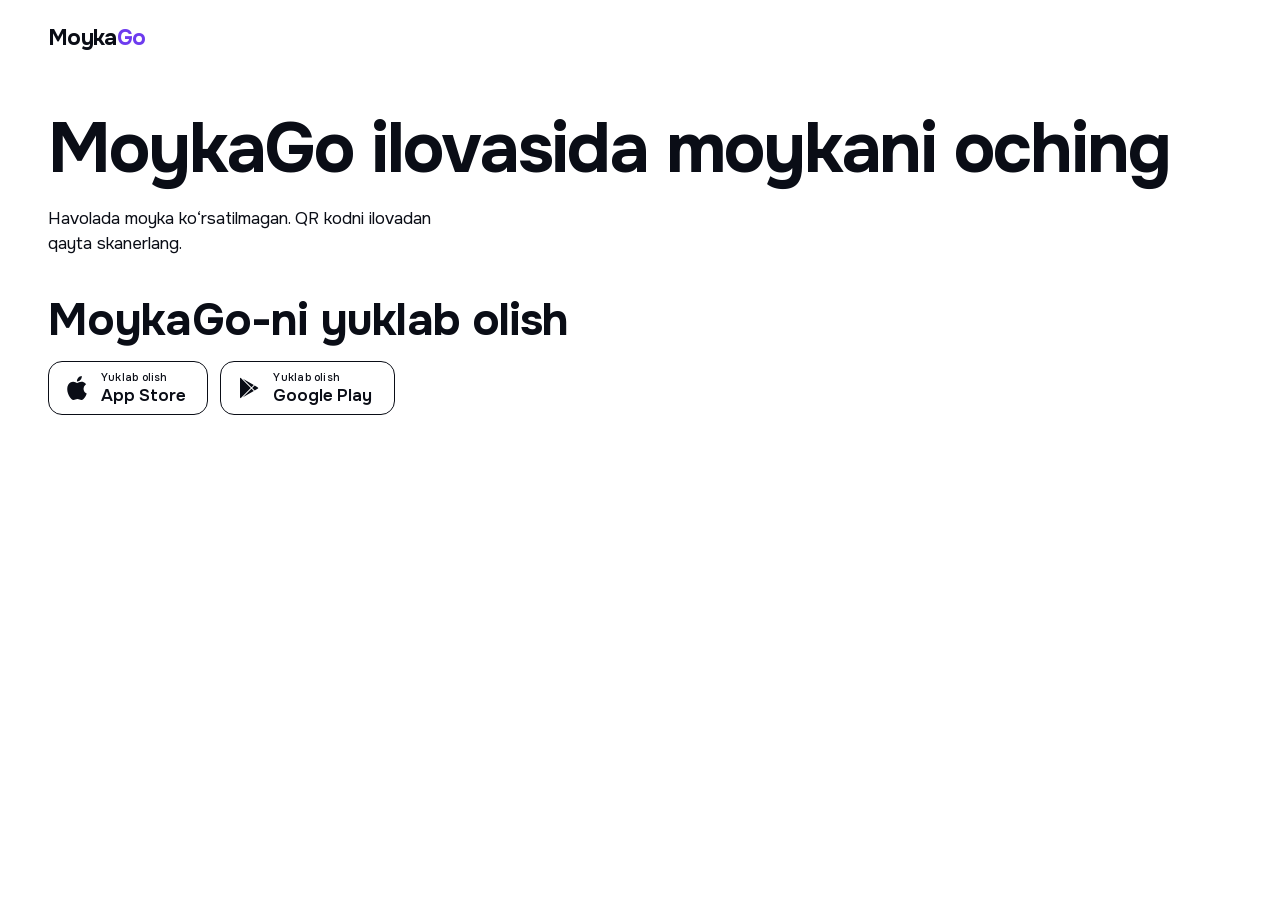
<file: w/index.html>
<!DOCTYPE html><html lang="uz" class="onest_db76eca-module__K9S91a__variable"><head><meta charSet="utf-8"/><meta name="viewport" content="width=device-width, initial-scale=1"/><link rel="preload" href="/_next/static/media/16d91c780434f2ce-s.p.0y1w0k24nk0rl.woff2" as="font" crossorigin="" type="font/woff2"/><link rel="preload" href="/_next/static/media/8800dfc60902df36-s.p.2sla2yow9-9p_.woff2" as="font" crossorigin="" type="font/woff2"/><link rel="stylesheet" href="/_next/static/chunks/0ktc46g3vf5b7.css" data-precedence="next"/><link rel="stylesheet" href="/_next/static/chunks/2vb1hao7-xhm2.css" data-precedence="next"/><link rel="preload" as="script" fetchPriority="low" href="/_next/static/chunks/1u7g3ozgoi_5b.js"/><script src="/_next/static/chunks/11nrbs7piza5-.js" async=""></script><script src="/_next/static/chunks/32w3y3plaevx9.js" async=""></script><script src="/_next/static/chunks/turbopack-2jg4m6-8s73wm.js" async=""></script><script src="/_next/static/chunks/23qn5szfnlln1.js" async=""></script><script src="/_next/static/chunks/0nsj2mypywo-s.js" async=""></script><title>MoykaGo ilovasida moykani oching</title><meta name="description" content="Yaqin moykani xaritada toping, vaqtini tanlang. Mashina tayyor boʻlsa, telefoningizga xabar keladi."/><meta name="robots" content="noindex, nofollow"/><meta property="og:title" content="MoykaGo ilovasida moykani oching"/><meta property="og:description" content="Yaqin moykani xaritada toping, vaqtini tanlang. Mashina tayyor boʻlsa, telefoningizga xabar keladi."/><meta property="og:site_name" content="MoykaGo"/><meta property="og:locale" content="uz_UZ"/><meta property="og:image" content="https://moyka-go.uz/og-uz.png"/><meta property="og:image:width" content="1200"/><meta property="og:image:height" content="630"/><meta property="og:image:alt" content="MoykaGo — Toshkentda moyka, navbatsiz"/><meta property="og:type" content="website"/><meta name="twitter:card" content="summary_large_image"/><meta name="twitter:title" content="MoykaGo ilovasida moykani oching"/><meta name="twitter:description" content="Yaqin moykani xaritada toping, vaqtini tanlang. Mashina tayyor boʻlsa, telefoningizga xabar keladi."/><meta name="twitter:image" content="https://moyka-go.uz/og-uz.png"/><meta name="twitter:image:alt" content="MoykaGo — Toshkentda moyka, navbatsiz"/><meta name="twitter:image:width" content="1200"/><meta name="twitter:image:height" content="630"/><link rel="icon" href="/favicon.ico?favicon.2-6y6busved1c.ico" sizes="32x32" type="image/x-icon"/><link rel="icon" href="/icon.png?icon.35-37irenj0x9.png" sizes="192x192" type="image/png"/><link rel="apple-touch-icon" href="/apple-icon.png?apple-icon.37t80lxeex2g4.png" sizes="180x180" type="image/png"/><meta name="next-size-adjust" content=""/><script src="/_next/static/chunks/0cz1d0mv5g_q7.js" noModule=""></script></head><body><div hidden=""><!--$--><!--/$--></div><header class="wrap Download-module__KHwavq__top"><a href="/" class="Nav-module__bLoQaq__mark">Moyka<span class="Nav-module__bLoQaq__go">Go</span></a></header><main class="wrap inner-module__K7rZ0q__main Download-module__KHwavq__main"><h1 class="inner-module__K7rZ0q__title">MoykaGo ilovasida moykani oching</h1><p class="inner-module__K7rZ0q__lead">Havolada moyka koʻrsatilmagan. QR kodni ilovadan qayta skanerlang.</p><section class="OpenVenue-module__kxT28W__download"><h2 class="OpenVenue-module__kxT28W__downloadTitle">MoykaGo-ni yuklab olish</h2><div class="StoreButtons-module__61l16a__row"><a class="StoreButtons-module__61l16a__btn StoreButtons-module__61l16a__light" href="https://apps.apple.com/uz/app/id6824525569"><svg class="StoreButtons-module__61l16a__glyph" viewBox="0 0 24 24" width="24" height="24" aria-hidden="true"><path fill="currentColor" d="M12.152 6.896c-.948 0-2.415-1.078-3.96-1.04-2.04.027-3.91 1.183-4.961 3.014-2.117 3.675-.546 9.103 1.519 12.09 1.013 1.454 2.208 3.09 3.792 3.039 1.52-.065 2.09-.987 3.935-.987 1.831 0 2.35.987 3.96.948 1.637-.026 2.676-1.48 3.676-2.948 1.156-1.688 1.636-3.325 1.662-3.415-.039-.013-3.182-1.221-3.22-4.857-.026-3.04 2.48-4.494 2.597-4.559-1.429-2.09-3.623-2.324-4.39-2.376-2-.156-3.675 1.09-4.61 1.09zM15.53 3.83c.843-1.012 1.4-2.427 1.245-3.83-1.207.052-2.662.805-3.532 1.818-.78.896-1.454 2.338-1.273 3.714 1.338.104 2.715-.688 3.559-1.701"></path></svg><span class="StoreButtons-module__61l16a__label"><span class="StoreButtons-module__61l16a__small">Yuklab olish</span><span class="StoreButtons-module__61l16a__big">App Store</span></span></a><a class="StoreButtons-module__61l16a__btn StoreButtons-module__61l16a__light" href="https://play.google.com/store/apps/details?id=uz.moyka.app"><svg class="StoreButtons-module__61l16a__glyph" viewBox="0 0 24 24" width="24" height="24" aria-hidden="true"><path fill="currentColor" d="M3.609 1.814L13.792 12 3.61 22.186a.996.996 0 0 1-.61-.92V2.734a1 1 0 0 1 .609-.92zm10.89 10.893l2.302 2.302-10.937 6.333 8.635-8.635zm3.199-3.198l2.807 1.626a1 1 0 0 1 0 1.73l-2.808 1.626L15.206 12l2.492-2.491zM5.864 2.658L16.802 8.99l-2.303 2.303-8.635-8.635z"></path></svg><span class="StoreButtons-module__61l16a__label"><span class="StoreButtons-module__61l16a__small">Yuklab olish</span><span class="StoreButtons-module__61l16a__big">Google Play</span></span></a></div></section></main><!--$--><!--/$--><script src="/_next/static/chunks/1u7g3ozgoi_5b.js" id="_R_" async=""></script><script>(self.__next_f=self.__next_f||[]).push([0])</script><script>self.__next_f.push([1,"1:\"$Sreact.fragment\"\n2:I[78757,[\"/_next/static/chunks/23qn5szfnlln1.js\"],\"default\"]\n3:I[84570,[\"/_next/static/chunks/23qn5szfnlln1.js\"],\"default\"]\n4:I[70499,[\"/_next/static/chunks/0nsj2mypywo-s.js\"],\"OpenVenue\"]\n5:I[2249,[\"/_next/static/chunks/23qn5szfnlln1.js\"],\"OutletBoundary\"]\n6:\"$Sreact.suspense\"\n9:I[2249,[\"/_next/static/chunks/23qn5szfnlln1.js\"],\"ViewportBoundary\"]\nb:I[2249,[\"/_next/static/chunks/23qn5szfnlln1.js\"],\"MetadataBoundary\"]\nd:I[85273,[],\"default\",1]\n:HL[\"/_next/static/chunks/0ktc46g3vf5b7.css\",\"style\"]\n:HL[\"/_next/static/media/16d91c780434f2ce-s.p.0y1w0k24nk0rl.woff2\",\"font\",{\"crossOrigin\":\"\",\"type\":\"font/woff2\"}]\n:HL[\"/_next/static/media/8800dfc60902df36-s.p.2sla2yow9-9p_.woff2\",\"font\",{\"crossOrigin\":\"\",\"type\":\"font/woff2\"}]\n:HL[\"/_next/static/chunks/2vb1hao7-xhm2.css\",\"style\"]\n8:X\n0:{\"P\":null,\"c\":[\"\",\"w\",\"\"],\"q\":\"\",\"i\":false,\"f\":[[[\"\",{\"children\":[\"(uz)\",{\"children\":[\"w\",{\"children\":[\"__PAGE__\",{},\"$undefined\",\"$undefined\",4608]},\"$undefined\",\"$undefined\",4608]},\"$undefined\",\"$undefined\",4624]},\"$undefined\",\"$undefined\",4624],[[\"$\",\"$1\",\"c\",{\"children\":[null,[\"$\",\"$L2\",null,{\"parallelRouterKey\":\"children\",\"error\":\"$undefined\",\"errorStyles\":\"$undefined\",\"errorScripts\":\"$undefined\",\"template\":[\"$\",\"$L3\",null,{}],\"templateStyles\":\"$undefined\",\"templateScripts\":\"$undefined\",\"notFound\":[[[\"$\",\"title\",null,{\"children\":\"404: This page could not be found.\"}],[\"$\",\"div\",null,{\"style\":{\"fontFamily\":\"system-ui,\\\"Segoe UI\\\",Roboto,Helvetica,Arial,sans-serif,\\\"Apple Color Emoji\\\",\\\"Segoe UI Emoji\\\"\",\"height\":\"100vh\",\"textAlign\":\"center\",\"display\":\"flex\",\"flexDirection\":\"column\",\"alignItems\":\"center\",\"justifyContent\":\"center\"},\"children\":[\"$\",\"div\",null,{\"children\":[[\"$\",\"style\",null,{\"dangerouslySetInnerHTML\":{\"__html\":\"body{color:#000;background:#fff;margin:0}.next-error-h1{border-right:1px solid rgba(0,0,0,.3)}@media (prefers-color-scheme:dark){body{color:#fff;background:#000}.next-error-h1{border-right:1px solid rgba(255,255,255,.3)}}\"}}],[\"$\",\"h1\",null,{\"className\":\"next-error-h1\",\"style\":{\"display\":\"inline-block\",\"margin\":\"0 20px 0 0\",\"padding\":\"0 23px 0 0\",\"fontSize\":24,\"fontWeight\":500,\"verticalAlign\":\"top\",\"lineHeight\":\"49px\"},\"children\":404}],[\"$\",\"div\",null,{\"style\":{\"display\":\"inline-block\"},\"children\":[\"$\",\"h2\",null,{\"style\":{\"fontSize\":14,\"fontWeight\":400,\"lineHeight\":\"49px\",\"margin\":0},\"children\":\"This page could not be found.\"}]}]]}]}]],[]],\"forbidden\":\"$undefined\",\"unauthorized\":\"$undefined\"}]]}],{\"children\":[[\"$\",\"$1\",\"c\",{\"children\":[[[\"$\",\"link\",\"0\",{\"rel\":\"stylesheet\",\"href\":\"/_next/static/chunks/0ktc46g3vf5b7.css\",\"precedence\":\"next\",\"crossOrigin\":\"$undefined\",\"nonce\":\"$undefined\"}]],[\"$\",\"html\",null,{\"lang\":\"uz\",\"className\":\"onest_db76eca-module__K9S91a__variable\",\"children\":[\"$\",\"body\",null,{\"children\":[\"$\",\"$L2\",null,{\"parallelRouterKey\":\"children\",\"error\":\"$undefined\",\"errorStyles\":\"$undefined\",\"errorScripts\":\"$undefined\",\"template\":[\"$\",\"$L3\",null,{}],\"templateStyles\":\"$undefined\",\"templateScripts\":\"$undefined\",\"notFound\":[[[\"$\",\"title\",null,{\"children\":\"404: This page could not be found.\"}],[\"$\",\"div\",null,{\"style\":\"$0:f:0:1:0:props:children:1:props:notFound:0:1:props:style\",\"children\":[\"$\",\"div\",null,{\"children\":[[\"$\",\"style\",null,{\"dangerouslySetInnerHTML\":{\"__html\":\"body{color:#000;background:#fff;margin:0}.next-error-h1{border-right:1px solid rgba(0,0,0,.3)}@media (prefers-color-scheme:dark){body{color:#fff;background:#000}.next-error-h1{border-right:1px solid rgba(255,255,255,.3)}}\"}}],[\"$\",\"h1\",null,{\"className\":\"next-error-h1\",\"style\":\"$0:f:0:1:0:props:children:1:props:notFound:0:1:props:children:props:children:1:props:style\",\"children\":404}],[\"$\",\"div\",null,{\"style\":\"$0:f:0:1:0:props:children:1:props:notFound:0:1:props:children:props:children:2:props:style\",\"children\":[\"$\",\"h2\",null,{\"style\":\"$0:f:0:1:0:props:children:1:props:notFound:0:1:props:children:props:children:2:props:children:props:style\",\"children\":\"This page could not be found.\"}]}]]}]}]],[]],\"forbidden\":\"$undefined\",\"unauthorized\":\"$undefined\"}]}]}]]}],{\"children\":[[\"$\",\"$1\",\"c\",{\"children\":[null,[\"$\",\"$L2\",null,{\"parallelRouterKey\":\"children\",\"error\":\"$undefined\",\"errorStyles\":\"$undefined\",\"errorScripts\":\"$undefined\",\"template\":[\"$\",\"$L3\",null,{}],\"templateStyles\":\"$undefined\",\"templateScripts\":\"$undefined\",\"notFound\":\"$undefined\",\"forbidden\":\"$undefined\",\"unauthorized\":\"$undefined\"}]]}],{\"children\":[[\"$\",\"$1\",\"c\",{\"children\":[[\"$\",\"$L4\",null,{}],[[\"$\",\"link\",\"0\",{\"rel\":\"stylesheet\",\"href\":\"/_next/static/chunks/2vb1hao7-xhm2.css\",\"precedence\":\"next\",\"crossOrigin\":\"$undefined\",\"nonce\":\"$undefined\"}],[\"$\",\"script\",\"script-0\",{\"src\":\"/_next/static/chunks/0nsj2mypywo-s.js\",\"async\":true,\"nonce\":\"$undefined\"}]],[\"$\",\"$L5\",null,{\"children\":[\"$\",\"$6\",null,{\"name\":\"Next.MetadataOutlet\",\"children\":\"$@7\"}]}]]}],{},null,false,null]},null,false,\"$8\"]},null,false,null]},null,false,\"$8\"],[\"$\",\"$1\",\"h\",{\"children\":[null,[\"$\",\"$L9\",null,{\"children\":\"$La\"}],[\"$\",\"div\",null,{\"hidden\":true,\"children\":[\"$\",\"$Lb\",null,{\"children\":[\"$\",\"$6\",null,{\"name\":\"Next.Metadata\",\"children\":\"$Lc\"}]}]}],[\"$\",\"meta\",null,{\"name\":\"next-size-adjust\",\"content\":\"\"}]]}],false]],\"m\":\"$undefined\",\"G\":[\"$d\",[]],\"S\":true,\"h\":null,\"r\":\"$undefined\",\"s\":\"$undefined\",\"a\":\"$undefined\",\"l\":\"$undefined\",\"p\":\"$undefined\",\"d\":\"$undefined\",\"b\":\"IDLvhYlk6EtdcAP5vohNQ\"}\n8:C\na:[[\"$\",\"meta\",\"0\",{\"charSet\":\"utf-8\"}],[\"$\",\"meta\",\"1\",{\"name\":\"viewport\",\"content\":\"width=device-width, initial-scale=1\"}]]\ne:I[53711,[\"/_next/static/chunks/23qn5szfnlln1.js\"],\"IconMark\"]\n7:null\nc:[[\"$\",\"title\",\"0\",{\"children\":\"MoykaGo ilovasida moykani oching\"}],[\"$\",\"meta\",\"1\",{\"name\":\"description\",\"content\":\"Yaqin moykani xaritada toping, vaqtini tanlang. Mashina tayyor boʻlsa, telefoningizga xabar keladi.\"}],[\"$\",\"meta\",\"2\",{\"name\":\"robots\",\"content\":\"noindex, nofollow\"}],[\"$\",\"meta\",\"3\",{\"property\":\"og:title\",\"content\":\"MoykaGo ilovasida moykani oching\"}],[\"$\",\"meta\",\"4\",{\"property\":\"og:description\",\"content\":\"Yaqin moykani xaritada toping, vaqtini tanlang. Mashina tayyor boʻlsa, telefoningizga xabar keladi.\"}],[\"$\",\"meta\",\"5\",{\"property\":\"og:site_name\",\"content\":\"MoykaGo\"}],[\"$\",\"meta\",\"6\",{\"property\":\"og:locale\",\"content\":\"uz_UZ\"}],[\"$\",\"meta\",\"7\",{\"property\":\"og:image\",\"content\":\"https://moyka-go.uz/og-uz.png\"}],[\"$\",\"meta\",\"8\",{\"property\":\"og:image:width\",\"content\":\"1200\"}],[\"$\",\"meta\",\"9\",{\"property\":\"og:image:height\",\"content\":\"630\"}],[\"$\",\"meta\",\"10\",{\"property\":\"og:image:alt\",\"content\":\"MoykaGo — Toshkentda moyka, navbatsiz\"}],[\"$\",\"meta\",\"11\",{\"property\":\"og:type\",\"content\":\"website\"}],[\"$\",\"meta\",\"12\",{\"name\":\"twitter:card\",\"content\":\"summary_large_image\"}],[\"$\",\"meta\",\"13\",{\"name\":\"twitter:title\",\"content\":\"MoykaGo ilovasida moykani oching\"}],[\"$\",\"meta\",\"14\",{\"name\":\"twitter:description\",\"content\":\"Yaqin moykani xaritada toping, vaqtini tanlang. Mashina tayyor boʻlsa, telefoningizga xabar keladi.\"}],[\"$\",\"meta\",\"15\",{\"name\":\"twitter:image\",\"content\":\"https://moyka-go.uz/og-uz.png\"}],[\"$\",\"meta\",\"16\",{\"name\":\"twitter:image:alt\",\"content\":\"MoykaGo — Toshkentda moyka, navbatsiz\"}],[\"$\",\"meta\",\"17\",{\"name\":\"twitter:image:width\",\"content\":\"1200\"}],[\"$\",\"meta\",\"18\",{\"name\":\"twitter:image:height\",\"content\":\"630\"}],[\"$\",\"link\",\"19\",{\"rel\":\"icon\",\"href\":\"/favicon.ico?favicon.2-6y6busved1c.ico\",\"sizes\":\"32x32\",\"type\":\"image/x-icon\"}],[\"$\",\"link\",\"20\",{\"rel\":\"icon\",\"href\":\"/icon.png?icon.35-37irenj0x9.png\",\"sizes\":\"192x192\",\"type\":\"image/png\"}],[\"$\",\"link\",\"21\",{\"rel\":\"apple-touch-icon\",\"href\":\"/apple-icon.png?apple-icon.37t80lxeex2g4.png\",\"sizes\":\"180x180\",\"type\":\"image/png\"}],[\"$\",\"$Le\",\"22\",{}]]\n"])</script></body></html>
</file>
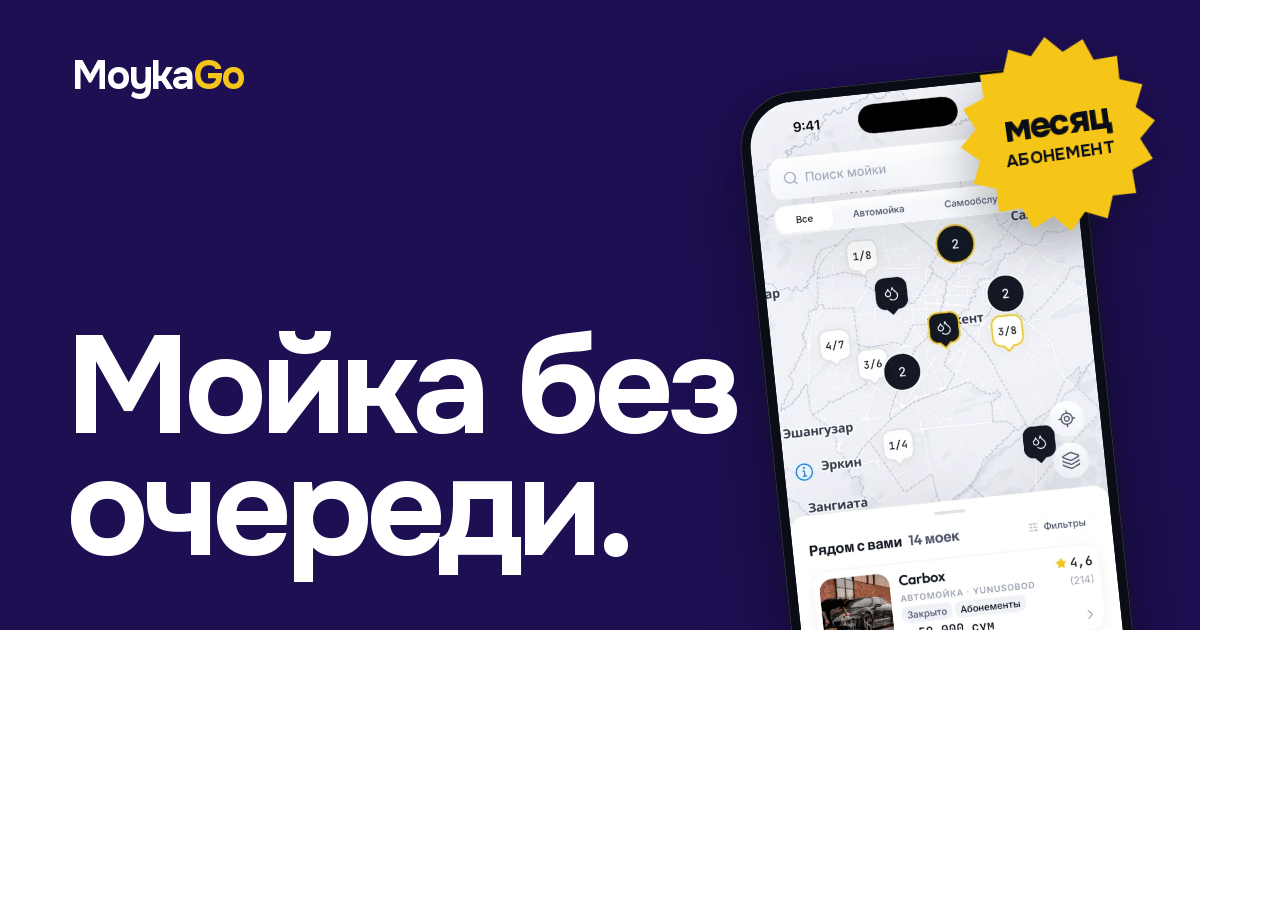
<file: og/ru/index.html>
<!DOCTYPE html><html lang="ru" class="onest_d51d4340-module__XznmiW__variable"><head><meta charSet="utf-8"/><meta name="viewport" content="width=device-width, initial-scale=1"/><link rel="preload" href="/_next/static/media/16d91c780434f2ce-s.p.0y1w0k24nk0rl.woff2" as="font" crossorigin="" type="font/woff2"/><link rel="preload" href="/_next/static/media/8800dfc60902df36-s.p.2sla2yow9-9p_.woff2" as="font" crossorigin="" type="font/woff2"/><link rel="preload" as="image" imageSrcSet="/screens/ru/map-480.webp 96w, /screens/ru/map-480.webp 128w, /screens/ru/map-480.webp 256w, /screens/ru/map-480.webp 480w, /screens/ru/map-800.webp 800w, /screens/ru/map.webp 1206w" imageSizes="340px" fetchPriority="high"/><link rel="stylesheet" href="/_next/static/chunks/0ktc46g3vf5b7.css" data-precedence="next"/><link rel="stylesheet" href="/_next/static/chunks/2vb1hao7-xhm2.css" data-precedence="next"/><link rel="preload" as="script" fetchPriority="low" href="/_next/static/chunks/1u7g3ozgoi_5b.js"/><script src="/_next/static/chunks/11nrbs7piza5-.js" async=""></script><script src="/_next/static/chunks/32w3y3plaevx9.js" async=""></script><script src="/_next/static/chunks/turbopack-2jg4m6-8s73wm.js" async=""></script><script src="/_next/static/chunks/23qn5szfnlln1.js" async=""></script><script src="/_next/static/chunks/2lu78ag9y9as8.js" async=""></script><title>MoykaGo — OG (ru)</title><meta name="description" content="Найдите мойку рядом и выберите время. Когда машина будет готова, телефон сам скажет."/><meta name="robots" content="noindex, nofollow"/><meta property="og:title" content="MoykaGo — OG (ru)"/><meta property="og:description" content="Найдите мойку рядом и выберите время. Когда машина будет готова, телефон сам скажет."/><meta property="og:site_name" content="MoykaGo"/><meta property="og:locale" content="ru_RU"/><meta property="og:image" content="https://moyka-go.uz/og-ru.png"/><meta property="og:image:width" content="1200"/><meta property="og:image:height" content="630"/><meta property="og:image:alt" content="MoykaGo — мойка в Ташкенте без очереди"/><meta property="og:type" content="website"/><meta name="twitter:card" content="summary_large_image"/><meta name="twitter:title" content="MoykaGo — OG (ru)"/><meta name="twitter:description" content="Найдите мойку рядом и выберите время. Когда машина будет готова, телефон сам скажет."/><meta name="twitter:image" content="https://moyka-go.uz/og-ru.png"/><meta name="twitter:image:alt" content="MoykaGo — мойка в Ташкенте без очереди"/><meta name="twitter:image:width" content="1200"/><meta name="twitter:image:height" content="630"/><link rel="icon" href="/favicon.ico?favicon.2-6y6busved1c.ico" sizes="32x32" type="image/x-icon"/><link rel="icon" href="/icon.png?icon.35-37irenj0x9.png" sizes="192x192" type="image/png"/><link rel="apple-touch-icon" href="/apple-icon.png?apple-icon.37t80lxeex2g4.png" sizes="180x180" type="image/png"/><meta name="next-size-adjust" content=""/><script src="/_next/static/chunks/0cz1d0mv5g_q7.js" noModule=""></script></head><body><div hidden=""><!--$--><!--/$--></div><div class="OgCard-module__qBv87q__card" data-og="true"><p class="OgCard-module__qBv87q__mark" aria-hidden="true">Moyka<span class="OgCard-module__qBv87q__go">Go</span></p><h1 class="OgCard-module__qBv87q__title"><span class="OgCard-module__qBv87q__line">Мойка без</span><span class="OgCard-module__qBv87q__line">очереди.</span></h1><div class="OgCard-module__qBv87q__stage"><div class="Phone-module__xjFSda__phone OgCard-module__qBv87q__phone" data-phone="true"><div class="Phone-module__xjFSda__screen"><img alt="MoykaGo: мойки рядом на карте" fetchPriority="high" width="1206" height="2622" decoding="async" data-nimg="1" class="Phone-module__xjFSda__img" style="color:transparent" sizes="340px" srcSet="/screens/ru/map-480.webp 96w, /screens/ru/map-480.webp 128w, /screens/ru/map-480.webp 256w, /screens/ru/map-480.webp 480w, /screens/ru/map-800.webp 800w, /screens/ru/map.webp 1206w" src="/screens/ru/map.webp"/></div></div><div class="Sticker-module__F6050G__burst OgCard-module__qBv87q__burst" aria-hidden="true"><svg viewBox="0 0 200 200" class="Sticker-module__F6050G__burstSvg" aria-hidden="true"><polygon points="100.00,0.00 116.39,17.61 138.27,7.61 146.67,30.16 170.71,29.29 169.84,53.33 192.39,61.73 182.39,83.61 200.00,100.00 182.39,116.39 192.39,138.27 169.84,146.67 170.71,170.71 146.67,169.84 138.27,192.39 116.39,182.39 100.00,200.00 83.61,182.39 61.73,192.39 53.33,169.84 29.29,170.71 30.16,146.67 7.61,138.27 17.61,116.39 0.00,100.00 17.61,83.61 7.61,61.73 30.16,53.33 29.29,29.29 53.33,30.16 61.73,7.61 83.61,17.61" fill="var(--amber)"></polygon></svg><span class="Sticker-module__F6050G__burstText"><span class="Sticker-module__F6050G__burstBig">месяц</span><span class="Sticker-module__F6050G__burstSmall">абонемент</span></span></div></div></div><!--$--><!--/$--><script src="/_next/static/chunks/1u7g3ozgoi_5b.js" id="_R_" async=""></script><script>(self.__next_f=self.__next_f||[]).push([0])</script><script>self.__next_f.push([1,"1:\"$Sreact.fragment\"\n2:I[78757,[\"/_next/static/chunks/23qn5szfnlln1.js\"],\"default\"]\n3:I[84570,[\"/_next/static/chunks/23qn5szfnlln1.js\"],\"default\"]\n4:I[51092,[\"/_next/static/chunks/2lu78ag9y9as8.js\"],\"Image\"]\nb:I[85273,[],\"default\",1]\n:HL[\"/_next/static/chunks/0ktc46g3vf5b7.css\",\"style\"]\n:HL[\"/_next/static/media/16d91c780434f2ce-s.p.0y1w0k24nk0rl.woff2\",\"font\",{\"crossOrigin\":\"\",\"type\":\"font/woff2\"}]\n:HL[\"/_next/static/media/8800dfc60902df36-s.p.2sla2yow9-9p_.woff2\",\"font\",{\"crossOrigin\":\"\",\"type\":\"font/woff2\"}]\n:HL[\"/_next/static/chunks/2vb1hao7-xhm2.css\",\"style\"]\n9:X\n0:{\"P\":null,\"c\":[\"\",\"og\",\"ru\",\"\"],\"q\":\"\",\"i\":false,\"f\":[[[\"\",{\"children\":[\"(ru)\",{\"children\":[\"og\",{\"children\":[\"ru\",{\"children\":[\"__PAGE__\",{},\"$undefined\",\"$undefined\",4608]},\"$undefined\",\"$undefined\",4608]},\"$undefined\",\"$undefined\",4608]},\"$undefined\",\"$undefined\",4624]},\"$undefined\",\"$undefined\",4624],[[\"$\",\"$1\",\"c\",{\"children\":[null,[\"$\",\"$L2\",null,{\"parallelRouterKey\":\"children\",\"error\":\"$undefined\",\"errorStyles\":\"$undefined\",\"errorScripts\":\"$undefined\",\"template\":[\"$\",\"$L3\",null,{}],\"templateStyles\":\"$undefined\",\"templateScripts\":\"$undefined\",\"notFound\":[[[\"$\",\"title\",null,{\"children\":\"404: This page could not be found.\"}],[\"$\",\"div\",null,{\"style\":{\"fontFamily\":\"system-ui,\\\"Segoe UI\\\",Roboto,Helvetica,Arial,sans-serif,\\\"Apple Color Emoji\\\",\\\"Segoe UI Emoji\\\"\",\"height\":\"100vh\",\"textAlign\":\"center\",\"display\":\"flex\",\"flexDirection\":\"column\",\"alignItems\":\"center\",\"justifyContent\":\"center\"},\"children\":[\"$\",\"div\",null,{\"children\":[[\"$\",\"style\",null,{\"dangerouslySetInnerHTML\":{\"__html\":\"body{color:#000;background:#fff;margin:0}.next-error-h1{border-right:1px solid rgba(0,0,0,.3)}@media (prefers-color-scheme:dark){body{color:#fff;background:#000}.next-error-h1{border-right:1px solid rgba(255,255,255,.3)}}\"}}],[\"$\",\"h1\",null,{\"className\":\"next-error-h1\",\"style\":{\"display\":\"inline-block\",\"margin\":\"0 20px 0 0\",\"padding\":\"0 23px 0 0\",\"fontSize\":24,\"fontWeight\":500,\"verticalAlign\":\"top\",\"lineHeight\":\"49px\"},\"children\":404}],[\"$\",\"div\",null,{\"style\":{\"display\":\"inline-block\"},\"children\":[\"$\",\"h2\",null,{\"style\":{\"fontSize\":14,\"fontWeight\":400,\"lineHeight\":\"49px\",\"margin\":0},\"children\":\"This page could not be found.\"}]}]]}]}]],[]],\"forbidden\":\"$undefined\",\"unauthorized\":\"$undefined\"}]]}],{\"children\":[[\"$\",\"$1\",\"c\",{\"children\":[[[\"$\",\"link\",\"0\",{\"rel\":\"stylesheet\",\"href\":\"/_next/static/chunks/0ktc46g3vf5b7.css\",\"precedence\":\"next\",\"crossOrigin\":\"$undefined\",\"nonce\":\"$undefined\"}]],[\"$\",\"html\",null,{\"lang\":\"ru\",\"className\":\"onest_d51d4340-module__XznmiW__variable\",\"children\":[\"$\",\"body\",null,{\"children\":[\"$\",\"$L2\",null,{\"parallelRouterKey\":\"children\",\"error\":\"$undefined\",\"errorStyles\":\"$undefined\",\"errorScripts\":\"$undefined\",\"template\":[\"$\",\"$L3\",null,{}],\"templateStyles\":\"$undefined\",\"templateScripts\":\"$undefined\",\"notFound\":[[[\"$\",\"title\",null,{\"children\":\"404: This page could not be found.\"}],[\"$\",\"div\",null,{\"style\":\"$0:f:0:1:0:props:children:1:props:notFound:0:1:props:style\",\"children\":[\"$\",\"div\",null,{\"children\":[[\"$\",\"style\",null,{\"dangerouslySetInnerHTML\":{\"__html\":\"body{color:#000;background:#fff;margin:0}.next-error-h1{border-right:1px solid rgba(0,0,0,.3)}@media (prefers-color-scheme:dark){body{color:#fff;background:#000}.next-error-h1{border-right:1px solid rgba(255,255,255,.3)}}\"}}],[\"$\",\"h1\",null,{\"className\":\"next-error-h1\",\"style\":\"$0:f:0:1:0:props:children:1:props:notFound:0:1:props:children:props:children:1:props:style\",\"children\":404}],[\"$\",\"div\",null,{\"style\":\"$0:f:0:1:0:props:children:1:props:notFound:0:1:props:children:props:children:2:props:style\",\"children\":[\"$\",\"h2\",null,{\"style\":\"$0:f:0:1:0:props:children:1:props:notFound:0:1:props:children:props:children:2:props:children:props:style\",\"children\":\"This page could not be found.\"}]}]]}]}]],[]],\"forbidden\":\"$undefined\",\"unauthorized\":\"$undefined\"}]}]}]]}],{\"children\":[[\"$\",\"$1\",\"c\",{\"children\":[null,[\"$\",\"$L2\",null,{\"parallelRouterKey\":\"children\",\"error\":\"$undefined\",\"errorStyles\":\"$undefined\",\"errorScripts\":\"$undefined\",\"template\":[\"$\",\"$L3\",null,{}],\"templateStyles\":\"$undefined\",\"templateScripts\":\"$undefined\",\"notFound\":\"$undefined\",\"forbidden\":\"$undefined\",\"unauthorized\":\"$undefined\"}]]}],{\"children\":[[\"$\",\"$1\",\"c\",{\"children\":[null,[\"$\",\"$L2\",null,{\"parallelRouterKey\":\"children\",\"error\":\"$undefined\",\"errorStyles\":\"$undefined\",\"errorScripts\":\"$undefined\",\"template\":[\"$\",\"$L3\",null,{}],\"templateStyles\":\"$undefined\",\"templateScripts\":\"$undefined\",\"notFound\":\"$undefined\",\"forbidden\":\"$undefined\",\"unauthorized\":\"$undefined\"}]]}],{\"children\":[[\"$\",\"$1\",\"c\",{\"children\":[[\"$\",\"div\",null,{\"className\":\"OgCard-module__qBv87q__card\",\"data-og\":true,\"children\":[[\"$\",\"p\",null,{\"className\":\"OgCard-module__qBv87q__mark\",\"aria-hidden\":\"true\",\"children\":[\"Moyka\",[\"$\",\"span\",null,{\"className\":\"OgCard-module__qBv87q__go\",\"children\":\"Go\"}]]}],[\"$\",\"h1\",null,{\"className\":\"OgCard-module__qBv87q__title\",\"children\":[[\"$\",\"span\",\"Мойка без\",{\"className\":\"OgCard-module__qBv87q__line\",\"children\":\"Мойка без\"}],[\"$\",\"span\",\"очереди.\",{\"className\":\"OgCard-module__qBv87q__line\",\"children\":\"очереди.\"}]]}],[\"$\",\"div\",null,{\"className\":\"OgCard-module__qBv87q__stage\",\"children\":[[\"$\",\"div\",null,{\"className\":\"Phone-module__xjFSda__phone OgCard-module__qBv87q__phone\",\"style\":\"$undefined\",\"data-phone\":true,\"children\":[\"$\",\"div\",null,{\"className\":\"Phone-module__xjFSda__screen\",\"children\":[\"$\",\"$L4\",null,{\"src\":\"/screens/ru/map.webp\",\"width\":1206,\"height\":2622,\"alt\":\"MoykaGo: мойки рядом на карте\",\"priority\":true,\"fetchPriority\":\"high\",\"sizes\":\"340px\",\"className\":\"Phone-module__xjFSda__img\"}]}]}],[\"$\",\"div\",null,{\"ref\":\"$undefined\",\"className\":\"Sticker-module__F6050G__burst OgCard-module__qBv87q__burst\",\"aria-hidden\":\"true\",\"children\":[[\"$\",\"svg\",null,{\"viewBox\":\"0 0 200 200\",\"className\":\"Sticker-module__F6050G__burstSvg\",\"aria-hidden\":\"true\",\"children\":[\"$\",\"polygon\",null,{\"points\":\"100.00,0.00 116.39,17.61 138.27,7.61 146.67,30.16 170.71,29.29 169.84,53.33 192.39,61.73 182.39,83.61 200.00,100.00 182.39,116.39 192.39,138.27 169.84,146.67 170.71,170.71 146.67,169.84 138.27,192.39 116.39,182.39 100.00,200.00 83.61,182.39 61.73,192.39 53.33,169.84 29.29,170.71 30.16,146.67 7.61,138.27 17.61,116.39 0.00,100.00 17.61,83.61 7.61,61.73 30.16,53.33 29.29,29.29 53.33,30.16 61.73,7.61 83.61,17.61\",\"fill\":\"var(--amber)\"}]}],\"$L5\"]}]]}]]}],[\"$L6\",\"$L7\"],\"$L8\"]}],{},null,false,null]},null,false,\"$9\"]},null,false,\"$9\"]},null,false,null]},null,false,\"$9\"],\"$La\",false]],\"m\":\"$undefined\",\"G\":[\"$b\",[]],\"S\":true,\"h\":null,\"r\":\"$undefined\",\"s\":\"$undefined\",\"a\":\"$undefined\",\"l\":\"$undefined\",\"p\":\"$undefined\",\"d\":\"$undefined\",\"b\":\"IDLvhYlk6EtdcAP5vohNQ\"}\nc:I[2249,[\"/_next/static/chunks/23qn5szfnlln1.js\"],\"OutletBoundary\"]\nd:\"$Sreact.suspense\"\nf:I[2249,[\"/_next/static/chunks/23qn5szfnlln1.js\"],\"ViewportBoundary\"]\n11:I[2249,[\"/_next/static/chunks/23qn5szfnlln1.js\"],\"MetadataBoundary\"]\n5:[\"$\",\"span\",null,{\"className\":\"Sticker-module__F6050G__burstText\",\"children\":[[\"$\",\"span\",null,{\"className\":\"Sticker-module__F6050G__burstBig\",\"children\":\"месяц\"}],[\"$\",\"span\",null,{\"className\":\"Sticker-module__F6050G__burstSmall\",\"children\":\"абонемент\"}]]}]\n6:[\"$\",\"link\",\"0\",{\"rel\":\"stylesheet\",\"href\":\"/_next/static/chunks/2vb1hao7-xhm2.css\",\"precedence\":\"next\",\"crossOrigin\":\"$undefined\",\"nonce\":\"$undefined\"}]\n7:[\"$\",\"script\",\"script-0\",{\"src\":\"/_next/static/chunks/2lu78ag9y9as8.js\",\"async\":true,\"nonce\":\"$undefined\"}]\n8:[\"$\",\"$Lc\",null,{\"children\":[\"$\",\"$d\",null,{\"name\":\"Next.MetadataOutlet\",\"children\":\"$@e\"}]}]\na:[\"$\",\"$1\",\"h\",{\"children\":[null,[\"$\",\"$Lf\",null,{\"children\":\"$L10\"}],[\"$\",\"div\",null,{\"hidden\":true,\"children\":[\"$\",\"$L11\",null,{\"children\":[\"$\",\"$d\",null,{\"name\":\"Next.Metadata\",\"children\":\"$L12\"}]}]}],[\"$\",\"meta\",null,{\"name\":\"next-size-adjust\",\"content\":\"\"}]]}]\n9:C\n10:[[\"$\",\"meta\",\"0\",{\"charSet\":\"utf-8\"}],[\"$\",\"meta\",\"1\",{\"name\":\"viewport\",\"content\":\"width=device-width, initial-scale=1\"}]]\n13:I[53711,[\"/_next/static/chunks/23qn5szfnlln1.js\"],\"IconMark\"]\ne:null\n12:[[\"$\",\"title\",\"0\",{\"children\":\"MoykaGo — OG (ru)\"}],[\"$\",\"meta\",\"1\",{\"name\":\"description\",\"content\":\"Найдите мойку рядом и выберите время. Когда машина будет готова, телефон сам скажет.\"}],[\"$\",\"meta\",\"2\",{\"name\":\"robots\",\"content\":\"noindex, nofollow\"}],[\"$\",\"meta\",\"3\",{\"property\":\"og:title\",\"content\":\"MoykaGo — OG (ru)\"}],[\"$\",\"meta\",\"4\",{\"property\":\"og:description\",\"content\":\"Найдите мойку рядом и выберите время. Когда машина будет готова, телефон сам скажет.\"}],[\"$\",\"meta\",\"5\",{\"property\":\"og:site_name\",\"content\":\"MoykaGo\"}],[\"$\",\"meta\",\"6\",{\"property\":\"og:locale\",\"content\":\"ru_RU\"}],[\"$\",\"meta\",\"7\",{\"property\":\"og:image\",\"content\":\"https://moyka-go.uz/og-ru.png\"}],[\"$\",\"meta\",\"8\",{\"property\":\"og:image:width\",\"content\":\"1200\"}],[\"$\",\"meta\",\"9\",{\"property\":\"og:image:height\",\"content\":\"630\"}],[\"$\",\"meta\",\"10\",{\"property\":\"og:image:alt\",\"content\":\"MoykaGo — мойка в Ташкенте без очереди\"}],[\"$\",\"meta\",\"11\",{\"property\":\"og:type\",\"content\":\"website\"}],[\"$\",\"meta\",\"12\",{\"name\":\"twitter:card\",\"content\":\"summary_large_image\"}],[\"$\",\"meta\",\"13\",{\"name\":\"twitter:title\",\"content\":\"MoykaGo — OG (ru)\"}],[\"$\",\"meta\",\"14\",{\"name\":\"twitter:description\",\"content\":\"Найдите мойку рядом и выберите время. Когда машина будет готова, телефон сам скажет.\"}],[\"$\",\"meta\",\"15\",{\"name\":\"twitter:image\",\"content\":\"https://moyka-go.uz/og-ru.png\"}],[\"$\",\"meta\",\"16\",{\"name\":\"twitter:image:alt\",\"content\":\"MoykaGo — мойка в Ташкенте без очереди\"}],[\"$\",\"meta\",\"17\",{\"name\":\"twitter:image:width\",\"content\":\"1200\"}],[\"$\",\"meta\",\"18\",{\"name\":\"twitter:image:height\",\"content\":\"630\"}],[\"$\",\"link\",\"19\",{\"rel\":\"icon\",\"href\":\"/favicon.ico?favicon.2-6y6busved1c.ico\",\"sizes\":\"32x32\",\"type\":\"image/x-icon\"}],[\"$\",\"link\",\"20\",{\"rel\":\"icon\",\"href\":\"/icon.png?icon.35-37irenj0x9.png\",\"sizes\":\"192x192\",\"type\":\"image/png\"}],[\"$\",\"link\",\"21\",{\"rel\":\"apple-touch-icon\",\"href\":\"/apple-icon.png?apple-icon.37t80lxeex2g4.png\",\"sizes\":\"180x180\",\"type\":\"image/png\"}],[\"$\",\"$L13\",\"22\",{}]]\n"])</script></body></html>
</file>
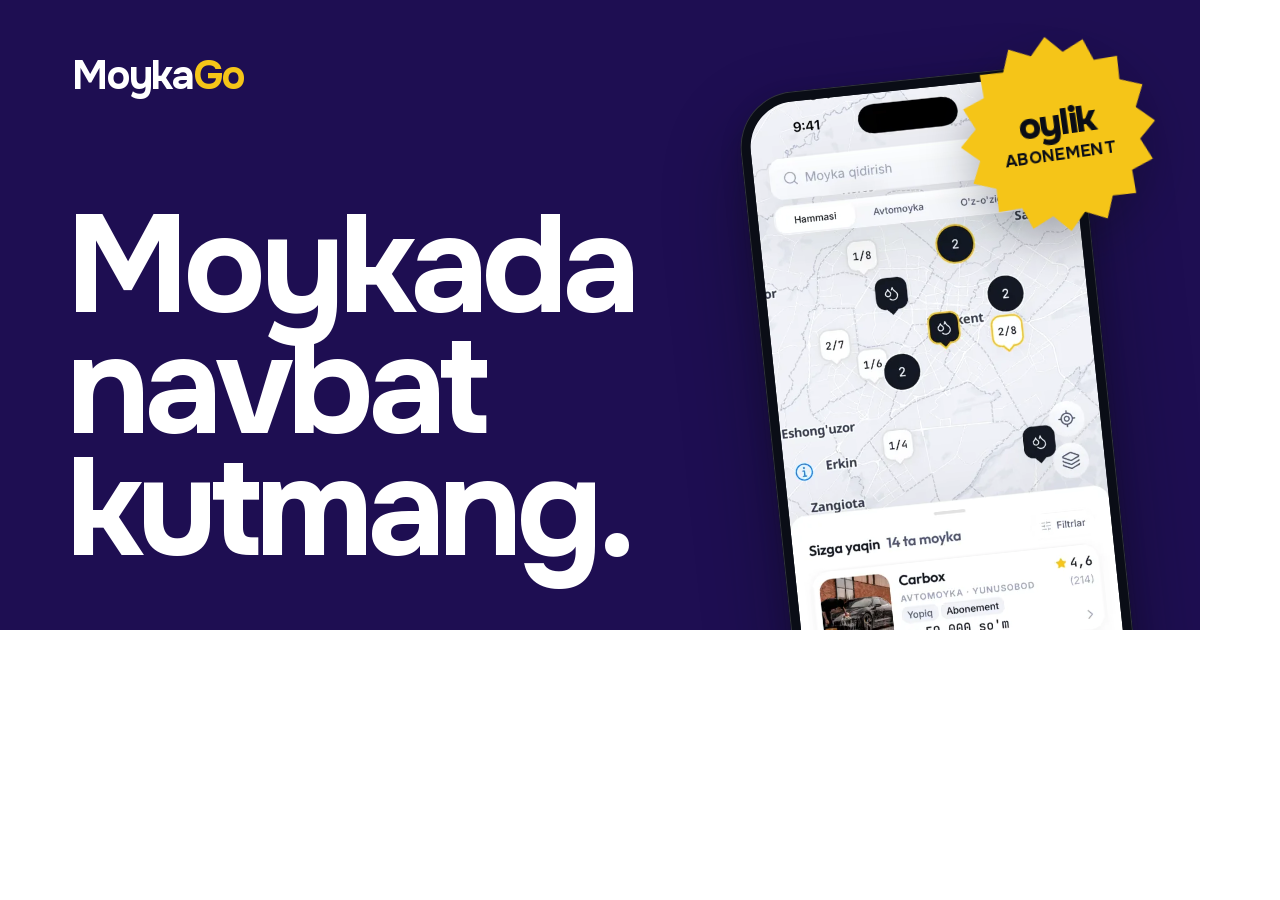
<file: og/uz/index.html>
<!DOCTYPE html><html lang="uz" class="onest_db76eca-module__K9S91a__variable"><head><meta charSet="utf-8"/><meta name="viewport" content="width=device-width, initial-scale=1"/><link rel="preload" href="/_next/static/media/16d91c780434f2ce-s.p.0y1w0k24nk0rl.woff2" as="font" crossorigin="" type="font/woff2"/><link rel="preload" href="/_next/static/media/8800dfc60902df36-s.p.2sla2yow9-9p_.woff2" as="font" crossorigin="" type="font/woff2"/><link rel="preload" as="image" imageSrcSet="/screens/uz/map-480.webp 96w, /screens/uz/map-480.webp 128w, /screens/uz/map-480.webp 256w, /screens/uz/map-480.webp 480w, /screens/uz/map-800.webp 800w, /screens/uz/map.webp 1206w" imageSizes="340px" fetchPriority="high"/><link rel="stylesheet" href="/_next/static/chunks/0ktc46g3vf5b7.css" data-precedence="next"/><link rel="stylesheet" href="/_next/static/chunks/2vb1hao7-xhm2.css" data-precedence="next"/><link rel="preload" as="script" fetchPriority="low" href="/_next/static/chunks/1u7g3ozgoi_5b.js"/><script src="/_next/static/chunks/11nrbs7piza5-.js" async=""></script><script src="/_next/static/chunks/32w3y3plaevx9.js" async=""></script><script src="/_next/static/chunks/turbopack-2jg4m6-8s73wm.js" async=""></script><script src="/_next/static/chunks/23qn5szfnlln1.js" async=""></script><script src="/_next/static/chunks/2lu78ag9y9as8.js" async=""></script><title>MoykaGo — OG (uz)</title><meta name="description" content="Yaqin moykani xaritada toping, vaqtini tanlang. Mashina tayyor boʻlsa, telefoningizga xabar keladi."/><meta name="robots" content="noindex, nofollow"/><meta property="og:title" content="MoykaGo — OG (uz)"/><meta property="og:description" content="Yaqin moykani xaritada toping, vaqtini tanlang. Mashina tayyor boʻlsa, telefoningizga xabar keladi."/><meta property="og:site_name" content="MoykaGo"/><meta property="og:locale" content="uz_UZ"/><meta property="og:image" content="https://moyka-go.uz/og-uz.png"/><meta property="og:image:width" content="1200"/><meta property="og:image:height" content="630"/><meta property="og:image:alt" content="MoykaGo — Toshkentda moyka, navbatsiz"/><meta property="og:type" content="website"/><meta name="twitter:card" content="summary_large_image"/><meta name="twitter:title" content="MoykaGo — OG (uz)"/><meta name="twitter:description" content="Yaqin moykani xaritada toping, vaqtini tanlang. Mashina tayyor boʻlsa, telefoningizga xabar keladi."/><meta name="twitter:image" content="https://moyka-go.uz/og-uz.png"/><meta name="twitter:image:alt" content="MoykaGo — Toshkentda moyka, navbatsiz"/><meta name="twitter:image:width" content="1200"/><meta name="twitter:image:height" content="630"/><link rel="icon" href="/favicon.ico?favicon.2-6y6busved1c.ico" sizes="32x32" type="image/x-icon"/><link rel="icon" href="/icon.png?icon.35-37irenj0x9.png" sizes="192x192" type="image/png"/><link rel="apple-touch-icon" href="/apple-icon.png?apple-icon.37t80lxeex2g4.png" sizes="180x180" type="image/png"/><meta name="next-size-adjust" content=""/><script src="/_next/static/chunks/0cz1d0mv5g_q7.js" noModule=""></script></head><body><div hidden=""><!--$--><!--/$--></div><div class="OgCard-module__qBv87q__card" data-og="true"><p class="OgCard-module__qBv87q__mark" aria-hidden="true">Moyka<span class="OgCard-module__qBv87q__go">Go</span></p><h1 class="OgCard-module__qBv87q__title"><span class="OgCard-module__qBv87q__line">Moykada</span><span class="OgCard-module__qBv87q__line">navbat</span><span class="OgCard-module__qBv87q__line">kutmang.</span></h1><div class="OgCard-module__qBv87q__stage"><div class="Phone-module__xjFSda__phone OgCard-module__qBv87q__phone" data-phone="true"><div class="Phone-module__xjFSda__screen"><img alt="MoykaGo: xaritada yaqin moykalar" fetchPriority="high" width="1206" height="2622" decoding="async" data-nimg="1" class="Phone-module__xjFSda__img" style="color:transparent" sizes="340px" srcSet="/screens/uz/map-480.webp 96w, /screens/uz/map-480.webp 128w, /screens/uz/map-480.webp 256w, /screens/uz/map-480.webp 480w, /screens/uz/map-800.webp 800w, /screens/uz/map.webp 1206w" src="/screens/uz/map.webp"/></div></div><div class="Sticker-module__F6050G__burst OgCard-module__qBv87q__burst" aria-hidden="true"><svg viewBox="0 0 200 200" class="Sticker-module__F6050G__burstSvg" aria-hidden="true"><polygon points="100.00,0.00 116.39,17.61 138.27,7.61 146.67,30.16 170.71,29.29 169.84,53.33 192.39,61.73 182.39,83.61 200.00,100.00 182.39,116.39 192.39,138.27 169.84,146.67 170.71,170.71 146.67,169.84 138.27,192.39 116.39,182.39 100.00,200.00 83.61,182.39 61.73,192.39 53.33,169.84 29.29,170.71 30.16,146.67 7.61,138.27 17.61,116.39 0.00,100.00 17.61,83.61 7.61,61.73 30.16,53.33 29.29,29.29 53.33,30.16 61.73,7.61 83.61,17.61" fill="var(--amber)"></polygon></svg><span class="Sticker-module__F6050G__burstText"><span class="Sticker-module__F6050G__burstBig">oylik</span><span class="Sticker-module__F6050G__burstSmall">abonement</span></span></div></div></div><!--$--><!--/$--><script src="/_next/static/chunks/1u7g3ozgoi_5b.js" id="_R_" async=""></script><script>(self.__next_f=self.__next_f||[]).push([0])</script><script>self.__next_f.push([1,"1:\"$Sreact.fragment\"\n2:I[78757,[\"/_next/static/chunks/23qn5szfnlln1.js\"],\"default\"]\n3:I[84570,[\"/_next/static/chunks/23qn5szfnlln1.js\"],\"default\"]\n4:I[51092,[\"/_next/static/chunks/2lu78ag9y9as8.js\"],\"Image\"]\nb:I[85273,[],\"default\",1]\n:HL[\"/_next/static/chunks/0ktc46g3vf5b7.css\",\"style\"]\n:HL[\"/_next/static/media/16d91c780434f2ce-s.p.0y1w0k24nk0rl.woff2\",\"font\",{\"crossOrigin\":\"\",\"type\":\"font/woff2\"}]\n:HL[\"/_next/static/media/8800dfc60902df36-s.p.2sla2yow9-9p_.woff2\",\"font\",{\"crossOrigin\":\"\",\"type\":\"font/woff2\"}]\n:HL[\"/_next/static/chunks/2vb1hao7-xhm2.css\",\"style\"]\n9:X\n0:{\"P\":null,\"c\":[\"\",\"og\",\"uz\",\"\"],\"q\":\"\",\"i\":false,\"f\":[[[\"\",{\"children\":[\"(uz)\",{\"children\":[\"og\",{\"children\":[\"uz\",{\"children\":[\"__PAGE__\",{},\"$undefined\",\"$undefined\",4608]},\"$undefined\",\"$undefined\",4608]},\"$undefined\",\"$undefined\",4608]},\"$undefined\",\"$undefined\",4624]},\"$undefined\",\"$undefined\",4624],[[\"$\",\"$1\",\"c\",{\"children\":[null,[\"$\",\"$L2\",null,{\"parallelRouterKey\":\"children\",\"error\":\"$undefined\",\"errorStyles\":\"$undefined\",\"errorScripts\":\"$undefined\",\"template\":[\"$\",\"$L3\",null,{}],\"templateStyles\":\"$undefined\",\"templateScripts\":\"$undefined\",\"notFound\":[[[\"$\",\"title\",null,{\"children\":\"404: This page could not be found.\"}],[\"$\",\"div\",null,{\"style\":{\"fontFamily\":\"system-ui,\\\"Segoe UI\\\",Roboto,Helvetica,Arial,sans-serif,\\\"Apple Color Emoji\\\",\\\"Segoe UI Emoji\\\"\",\"height\":\"100vh\",\"textAlign\":\"center\",\"display\":\"flex\",\"flexDirection\":\"column\",\"alignItems\":\"center\",\"justifyContent\":\"center\"},\"children\":[\"$\",\"div\",null,{\"children\":[[\"$\",\"style\",null,{\"dangerouslySetInnerHTML\":{\"__html\":\"body{color:#000;background:#fff;margin:0}.next-error-h1{border-right:1px solid rgba(0,0,0,.3)}@media (prefers-color-scheme:dark){body{color:#fff;background:#000}.next-error-h1{border-right:1px solid rgba(255,255,255,.3)}}\"}}],[\"$\",\"h1\",null,{\"className\":\"next-error-h1\",\"style\":{\"display\":\"inline-block\",\"margin\":\"0 20px 0 0\",\"padding\":\"0 23px 0 0\",\"fontSize\":24,\"fontWeight\":500,\"verticalAlign\":\"top\",\"lineHeight\":\"49px\"},\"children\":404}],[\"$\",\"div\",null,{\"style\":{\"display\":\"inline-block\"},\"children\":[\"$\",\"h2\",null,{\"style\":{\"fontSize\":14,\"fontWeight\":400,\"lineHeight\":\"49px\",\"margin\":0},\"children\":\"This page could not be found.\"}]}]]}]}]],[]],\"forbidden\":\"$undefined\",\"unauthorized\":\"$undefined\"}]]}],{\"children\":[[\"$\",\"$1\",\"c\",{\"children\":[[[\"$\",\"link\",\"0\",{\"rel\":\"stylesheet\",\"href\":\"/_next/static/chunks/0ktc46g3vf5b7.css\",\"precedence\":\"next\",\"crossOrigin\":\"$undefined\",\"nonce\":\"$undefined\"}]],[\"$\",\"html\",null,{\"lang\":\"uz\",\"className\":\"onest_db76eca-module__K9S91a__variable\",\"children\":[\"$\",\"body\",null,{\"children\":[\"$\",\"$L2\",null,{\"parallelRouterKey\":\"children\",\"error\":\"$undefined\",\"errorStyles\":\"$undefined\",\"errorScripts\":\"$undefined\",\"template\":[\"$\",\"$L3\",null,{}],\"templateStyles\":\"$undefined\",\"templateScripts\":\"$undefined\",\"notFound\":[[[\"$\",\"title\",null,{\"children\":\"404: This page could not be found.\"}],[\"$\",\"div\",null,{\"style\":\"$0:f:0:1:0:props:children:1:props:notFound:0:1:props:style\",\"children\":[\"$\",\"div\",null,{\"children\":[[\"$\",\"style\",null,{\"dangerouslySetInnerHTML\":{\"__html\":\"body{color:#000;background:#fff;margin:0}.next-error-h1{border-right:1px solid rgba(0,0,0,.3)}@media (prefers-color-scheme:dark){body{color:#fff;background:#000}.next-error-h1{border-right:1px solid rgba(255,255,255,.3)}}\"}}],[\"$\",\"h1\",null,{\"className\":\"next-error-h1\",\"style\":\"$0:f:0:1:0:props:children:1:props:notFound:0:1:props:children:props:children:1:props:style\",\"children\":404}],[\"$\",\"div\",null,{\"style\":\"$0:f:0:1:0:props:children:1:props:notFound:0:1:props:children:props:children:2:props:style\",\"children\":[\"$\",\"h2\",null,{\"style\":\"$0:f:0:1:0:props:children:1:props:notFound:0:1:props:children:props:children:2:props:children:props:style\",\"children\":\"This page could not be found.\"}]}]]}]}]],[]],\"forbidden\":\"$undefined\",\"unauthorized\":\"$undefined\"}]}]}]]}],{\"children\":[[\"$\",\"$1\",\"c\",{\"children\":[null,[\"$\",\"$L2\",null,{\"parallelRouterKey\":\"children\",\"error\":\"$undefined\",\"errorStyles\":\"$undefined\",\"errorScripts\":\"$undefined\",\"template\":[\"$\",\"$L3\",null,{}],\"templateStyles\":\"$undefined\",\"templateScripts\":\"$undefined\",\"notFound\":\"$undefined\",\"forbidden\":\"$undefined\",\"unauthorized\":\"$undefined\"}]]}],{\"children\":[[\"$\",\"$1\",\"c\",{\"children\":[null,[\"$\",\"$L2\",null,{\"parallelRouterKey\":\"children\",\"error\":\"$undefined\",\"errorStyles\":\"$undefined\",\"errorScripts\":\"$undefined\",\"template\":[\"$\",\"$L3\",null,{}],\"templateStyles\":\"$undefined\",\"templateScripts\":\"$undefined\",\"notFound\":\"$undefined\",\"forbidden\":\"$undefined\",\"unauthorized\":\"$undefined\"}]]}],{\"children\":[[\"$\",\"$1\",\"c\",{\"children\":[[\"$\",\"div\",null,{\"className\":\"OgCard-module__qBv87q__card\",\"data-og\":true,\"children\":[[\"$\",\"p\",null,{\"className\":\"OgCard-module__qBv87q__mark\",\"aria-hidden\":\"true\",\"children\":[\"Moyka\",[\"$\",\"span\",null,{\"className\":\"OgCard-module__qBv87q__go\",\"children\":\"Go\"}]]}],[\"$\",\"h1\",null,{\"className\":\"OgCard-module__qBv87q__title\",\"children\":[[\"$\",\"span\",\"Moykada\",{\"className\":\"OgCard-module__qBv87q__line\",\"children\":\"Moykada\"}],[\"$\",\"span\",\"navbat\",{\"className\":\"OgCard-module__qBv87q__line\",\"children\":\"navbat\"}],[\"$\",\"span\",\"kutmang.\",{\"className\":\"OgCard-module__qBv87q__line\",\"children\":\"kutmang.\"}]]}],[\"$\",\"div\",null,{\"className\":\"OgCard-module__qBv87q__stage\",\"children\":[[\"$\",\"div\",null,{\"className\":\"Phone-module__xjFSda__phone OgCard-module__qBv87q__phone\",\"style\":\"$undefined\",\"data-phone\":true,\"children\":[\"$\",\"div\",null,{\"className\":\"Phone-module__xjFSda__screen\",\"children\":[\"$\",\"$L4\",null,{\"src\":\"/screens/uz/map.webp\",\"width\":1206,\"height\":2622,\"alt\":\"MoykaGo: xaritada yaqin moykalar\",\"priority\":true,\"fetchPriority\":\"high\",\"sizes\":\"340px\",\"className\":\"Phone-module__xjFSda__img\"}]}]}],[\"$\",\"div\",null,{\"ref\":\"$undefined\",\"className\":\"Sticker-module__F6050G__burst OgCard-module__qBv87q__burst\",\"aria-hidden\":\"true\",\"children\":[[\"$\",\"svg\",null,{\"viewBox\":\"0 0 200 200\",\"className\":\"Sticker-module__F6050G__burstSvg\",\"aria-hidden\":\"true\",\"children\":[\"$\",\"polygon\",null,{\"points\":\"100.00,0.00 116.39,17.61 138.27,7.61 146.67,30.16 170.71,29.29 169.84,53.33 192.39,61.73 182.39,83.61 200.00,100.00 182.39,116.39 192.39,138.27 169.84,146.67 170.71,170.71 146.67,169.84 138.27,192.39 116.39,182.39 100.00,200.00 83.61,182.39 61.73,192.39 53.33,169.84 29.29,170.71 30.16,146.67 7.61,138.27 17.61,116.39 0.00,100.00 17.61,83.61 7.61,61.73 30.16,53.33 29.29,29.29 53.33,30.16 61.73,7.61 83.61,17.61\",\"fill\":\"var(--amber)\"}]}],\"$L5\"]}]]}]]}],[\"$L6\",\"$L7\"],\"$L8\"]}],{},null,false,null]},null,false,\"$9\"]},null,false,\"$9\"]},null,false,null]},null,false,\"$9\"],\"$La\",false]],\"m\":\"$undefined\",\"G\":[\"$b\",[]],\"S\":true,\"h\":null,\"r\":\"$undefined\",\"s\":\"$undefined\",\"a\":\"$undefined\",\"l\":\"$undefined\",\"p\":\"$undefined\",\"d\":\"$undefined\",\"b\":\"IDLvhYlk6EtdcAP5vohNQ\"}\nc:I[2249,[\"/_next/static/chunks/23qn5szfnlln1.js\"],\"OutletBoundary\"]\nd:\"$Sreact.suspense\"\nf:I[2249,[\"/_next/static/chunks/23qn5szfnlln1.js\"],\"ViewportBoundary\"]\n11:I[2249,[\"/_next/static/chunks/23qn5szfnlln1.js\"],\"MetadataBoundary\"]\n5:[\"$\",\"span\",null,{\"className\":\"Sticker-module__F6050G__burstText\",\"children\":[[\"$\",\"span\",null,{\"className\":\"Sticker-module__F6050G__burstBig\",\"children\":\"oylik\"}],[\"$\",\"span\",null,{\"className\":\"Sticker-module__F6050G__burstSmall\",\"children\":\"abonement\"}]]}]\n6:[\"$\",\"link\",\"0\",{\"rel\":\"stylesheet\",\"href\":\"/_next/static/chunks/2vb1hao7-xhm2.css\",\"precedence\":\"next\",\"crossOrigin\":\"$undefined\",\"nonce\":\"$undefined\"}]\n7:[\"$\",\"script\",\"script-0\",{\"src\":\"/_next/static/chunks/2lu78ag9y9as8.js\",\"async\":true,\"nonce\":\"$undefined\"}]\n8:[\"$\",\"$Lc\",null,{\"children\":[\"$\",\"$d\",null,{\"name\":\"Next.MetadataOutlet\",\"children\":\"$@e\"}]}]\na:[\"$\",\"$1\",\"h\",{\"children\":[null,[\"$\",\"$Lf\",null,{\"children\":\"$L10\"}],[\"$\",\"div\",null,{\"hidden\":true,\"children\":[\"$\",\"$L11\",null,{\"children\":[\"$\",\"$d\",null,{\"name\":\"Next.Metadata\",\"children\":\"$L12\"}]}]}],[\"$\",\"meta\",null,{\"name\":\"next-size-adjust\",\"content\":\"\"}]]}]\n9:C\n10:[[\"$\",\"meta\",\"0\",{\"charSet\":\"utf-8\"}],[\"$\",\"meta\",\"1\",{\"name\":\"viewport\",\"content\":\"width=device-width, initial-scale=1\"}]]\n13:I[53711,[\"/_next/static/chunks/23qn5szfnlln1.js\"],\"IconMark\"]\ne:null\n12:[[\"$\",\"title\",\"0\",{\"children\":\"MoykaGo — OG (uz)\"}],[\"$\",\"meta\",\"1\",{\"name\":\"description\",\"content\":\"Yaqin moykani xaritada toping, vaqtini tanlang. Mashina tayyor boʻlsa, telefoningizga xabar keladi.\"}],[\"$\",\"meta\",\"2\",{\"name\":\"robots\",\"content\":\"noindex, nofollow\"}],[\"$\",\"meta\",\"3\",{\"property\":\"og:title\",\"content\":\"MoykaGo — OG (uz)\"}],[\"$\",\"meta\",\"4\",{\"property\":\"og:description\",\"content\":\"Yaqin moykani xaritada toping, vaqtini tanlang. Mashina tayyor boʻlsa, telefoningizga xabar keladi.\"}],[\"$\",\"meta\",\"5\",{\"property\":\"og:site_name\",\"content\":\"MoykaGo\"}],[\"$\",\"meta\",\"6\",{\"property\":\"og:locale\",\"content\":\"uz_UZ\"}],[\"$\",\"meta\",\"7\",{\"property\":\"og:image\",\"content\":\"https://moyka-go.uz/og-uz.png\"}],[\"$\",\"meta\",\"8\",{\"property\":\"og:image:width\",\"content\":\"1200\"}],[\"$\",\"meta\",\"9\",{\"property\":\"og:image:height\",\"content\":\"630\"}],[\"$\",\"meta\",\"10\",{\"property\":\"og:image:alt\",\"content\":\"MoykaGo — Toshkentda moyka, navbatsiz\"}],[\"$\",\"meta\",\"11\",{\"property\":\"og:type\",\"content\":\"website\"}],[\"$\",\"meta\",\"12\",{\"name\":\"twitter:card\",\"content\":\"summary_large_image\"}],[\"$\",\"meta\",\"13\",{\"name\":\"twitter:title\",\"content\":\"MoykaGo — OG (uz)\"}],[\"$\",\"meta\",\"14\",{\"name\":\"twitter:description\",\"content\":\"Yaqin moykani xaritada toping, vaqtini tanlang. Mashina tayyor boʻlsa, telefoningizga xabar keladi.\"}],[\"$\",\"meta\",\"15\",{\"name\":\"twitter:image\",\"content\":\"https://moyka-go.uz/og-uz.png\"}],[\"$\",\"meta\",\"16\",{\"name\":\"twitter:image:alt\",\"content\":\"MoykaGo — Toshkentda moyka, navbatsiz\"}],[\"$\",\"meta\",\"17\",{\"name\":\"twitter:image:width\",\"content\":\"1200\"}],[\"$\",\"meta\",\"18\",{\"name\":\"twitter:image:height\",\"content\":\"630\"}],[\"$\",\"link\",\"19\",{\"rel\":\"icon\",\"href\":\"/favicon.ico?favicon.2-6y6busved1c.ico\",\"sizes\":\"32x32\",\"type\":\"image/x-icon\"}],[\"$\",\"link\",\"20\",{\"rel\":\"icon\",\"href\":\"/icon.png?icon.35-37irenj0x9.png\",\"sizes\":\"192x192\",\"type\":\"image/png\"}],[\"$\",\"link\",\"21\",{\"rel\":\"apple-touch-icon\",\"href\":\"/apple-icon.png?apple-icon.37t80lxeex2g4.png\",\"sizes\":\"180x180\",\"type\":\"image/png\"}],[\"$\",\"$L13\",\"22\",{}]]\n"])</script></body></html>
</file>
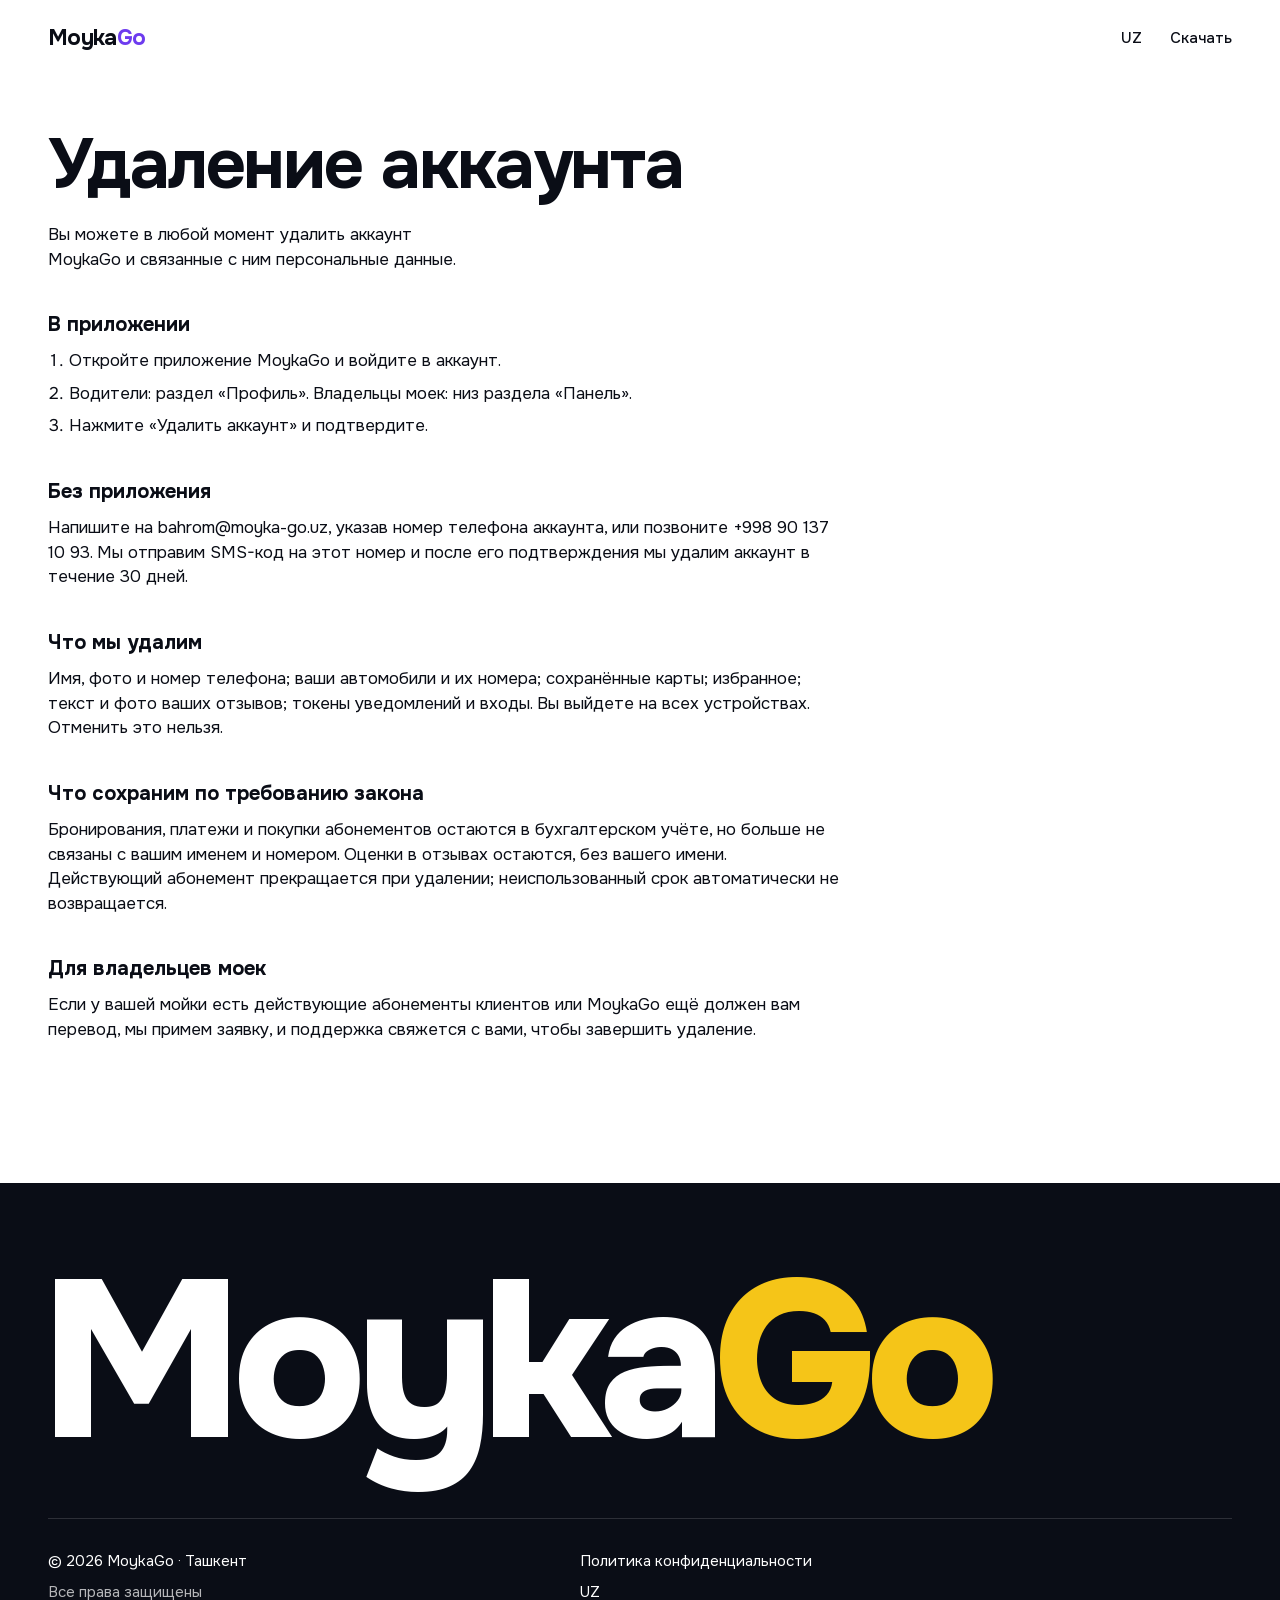
<file: ru/delete-account/index.html>
<!DOCTYPE html><html lang="ru" class="onest_d51d4340-module__XznmiW__variable"><head><meta charSet="utf-8"/><meta name="viewport" content="width=device-width, initial-scale=1"/><link rel="preload" href="/_next/static/media/16d91c780434f2ce-s.p.0y1w0k24nk0rl.woff2" as="font" crossorigin="" type="font/woff2"/><link rel="preload" href="/_next/static/media/8800dfc60902df36-s.p.2sla2yow9-9p_.woff2" as="font" crossorigin="" type="font/woff2"/><link rel="stylesheet" href="/_next/static/chunks/0ktc46g3vf5b7.css" data-precedence="next"/><link rel="stylesheet" href="/_next/static/chunks/2vb1hao7-xhm2.css" data-precedence="next"/><link rel="preload" as="script" fetchPriority="low" href="/_next/static/chunks/1u7g3ozgoi_5b.js"/><script src="/_next/static/chunks/11nrbs7piza5-.js" async=""></script><script src="/_next/static/chunks/32w3y3plaevx9.js" async=""></script><script src="/_next/static/chunks/turbopack-2jg4m6-8s73wm.js" async=""></script><script src="/_next/static/chunks/23qn5szfnlln1.js" async=""></script><script src="/_next/static/chunks/0tz15pga4sn_j.js" async=""></script><script src="/_next/static/chunks/3slep84jkk1zm.js" async=""></script><title>Удаление аккаунта — MoykaGo</title><meta name="description" content="Найдите мойку рядом и выберите время. Когда машина будет готова, телефон сам скажет."/><link rel="canonical" href="https://moyka-go.uz/ru/delete-account/"/><link rel="alternate" hrefLang="uz-UZ" href="https://moyka-go.uz/delete-account/"/><link rel="alternate" hrefLang="ru-RU" href="https://moyka-go.uz/ru/delete-account/"/><link rel="alternate" hrefLang="x-default" href="https://moyka-go.uz/delete-account/"/><meta property="og:title" content="Удаление аккаунта — MoykaGo"/><meta property="og:description" content="Найдите мойку рядом и выберите время. Когда машина будет готова, телефон сам скажет."/><meta property="og:url" content="https://moyka-go.uz/ru/delete-account/"/><meta property="og:site_name" content="MoykaGo"/><meta property="og:locale" content="ru_RU"/><meta property="og:image" content="https://moyka-go.uz/og-ru.png"/><meta property="og:image:width" content="1200"/><meta property="og:image:height" content="630"/><meta property="og:image:alt" content="MoykaGo — мойка в Ташкенте без очереди"/><meta property="og:type" content="website"/><meta name="twitter:card" content="summary_large_image"/><meta name="twitter:title" content="Удаление аккаунта — MoykaGo"/><meta name="twitter:description" content="Найдите мойку рядом и выберите время. Когда машина будет готова, телефон сам скажет."/><meta name="twitter:image" content="https://moyka-go.uz/og-ru.png"/><meta name="twitter:image:alt" content="MoykaGo — мойка в Ташкенте без очереди"/><meta name="twitter:image:width" content="1200"/><meta name="twitter:image:height" content="630"/><link rel="icon" href="/favicon.ico?favicon.2-6y6busved1c.ico" sizes="32x32" type="image/x-icon"/><link rel="icon" href="/icon.png?icon.35-37irenj0x9.png" sizes="192x192" type="image/png"/><link rel="apple-touch-icon" href="/apple-icon.png?apple-icon.37t80lxeex2g4.png" sizes="180x180" type="image/png"/><meta name="next-size-adjust" content=""/><script src="/_next/static/chunks/0cz1d0mv5g_q7.js" noModule=""></script></head><body><div hidden=""><!--$--><!--/$--></div><div class="Nav-module__bLoQaq__sentinel" aria-hidden="true"></div><header class="Nav-module__bLoQaq__nav" data-tone="paper"><nav class="wrap Nav-module__bLoQaq__inner"><a href="/ru/" class="Nav-module__bLoQaq__mark">Moyka<span class="Nav-module__bLoQaq__go">Go</span></a><div class="Nav-module__bLoQaq__links"><a href="/delete-account/" lang="uz" hrefLang="uz">UZ</a><a href="/ru/#download">Скачать</a></div></nav></header><main class="wrap inner-module__K7rZ0q__main"><h1 class="inner-module__K7rZ0q__title">Удаление аккаунта</h1><p class="inner-module__K7rZ0q__lead">Вы можете в любой момент удалить аккаунт MoykaGo и связанные с ним персональные данные.</p><h2 class="inner-module__K7rZ0q__h2">В приложении</h2><ol class="inner-module__K7rZ0q__list"><li>Откройте приложение MoykaGo и войдите в аккаунт.</li><li>Водители: раздел «Профиль». Владельцы моек: низ раздела «Панель».</li><li>Нажмите «Удалить аккаунт» и подтвердите.</li></ol><h2 class="inner-module__K7rZ0q__h2">Без приложения</h2><p class="inner-module__K7rZ0q__para">Напишите на bahrom@moyka-go.uz, указав номер телефона аккаунта, или позвоните +998 90 137 10 93. Мы отправим SMS-код на этот номер и после его подтверждения мы удалим аккаунт в течение 30 дней.</p><h2 class="inner-module__K7rZ0q__h2">Что мы удалим</h2><p class="inner-module__K7rZ0q__para">Имя, фото и номер телефона; ваши автомобили и их номера; сохранённые карты; избранное; текст и фото ваших отзывов; токены уведомлений и входы. Вы выйдете на всех устройствах. Отменить это нельзя.</p><h2 class="inner-module__K7rZ0q__h2">Что сохраним по требованию закона</h2><p class="inner-module__K7rZ0q__para">Бронирования, платежи и покупки абонементов остаются в бухгалтерском учёте, но больше не связаны с вашим именем и номером. Оценки в отзывах остаются, без вашего имени. Действующий абонемент прекращается при удалении; неиспользованный срок автоматически не возвращается.</p><h2 class="inner-module__K7rZ0q__h2">Для владельцев моек</h2><p class="inner-module__K7rZ0q__para">Если у вашей мойки есть действующие абонементы клиентов или MoykaGo ещё должен вам перевод, мы примем заявку, и поддержка свяжется с вами, чтобы завершить удаление.</p></main><footer class="Footer-module__Grjkva__footer" data-nav="ink"><div class="wrap"><p class="Footer-module__Grjkva__mark" aria-hidden="true">Moyka<span class="Footer-module__Grjkva__go">Go</span></p><div class="Footer-module__Grjkva__grid"><div class="Footer-module__Grjkva__col"><p>© 2026 MoykaGo · <!-- -->Ташкент</p><p class="Footer-module__Grjkva__muted">Все права защищены</p></div><div class="Footer-module__Grjkva__col"><a href="/ru/privacy/">Политика конфиденциальности</a><a href="/delete-account/" lang="uz" hrefLang="uz">UZ</a></div></div></div></footer><!--$--><!--/$--><script src="/_next/static/chunks/1u7g3ozgoi_5b.js" id="_R_" async=""></script><script>(self.__next_f=self.__next_f||[]).push([0])</script><script>self.__next_f.push([1,"1:\"$Sreact.fragment\"\n2:I[78757,[\"/_next/static/chunks/23qn5szfnlln1.js\"],\"default\"]\n3:I[84570,[\"/_next/static/chunks/23qn5szfnlln1.js\"],\"default\"]\n4:I[67614,[\"/_next/static/chunks/0tz15pga4sn_j.js\",\"/_next/static/chunks/3slep84jkk1zm.js\"],\"Nav\"]\n12:I[85273,[],\"default\",1]\n:HL[\"/_next/static/chunks/0ktc46g3vf5b7.css\",\"style\"]\n:HL[\"/_next/static/media/16d91c780434f2ce-s.p.0y1w0k24nk0rl.woff2\",\"font\",{\"crossOrigin\":\"\",\"type\":\"font/woff2\"}]\n:HL[\"/_next/static/media/8800dfc60902df36-s.p.2sla2yow9-9p_.woff2\",\"font\",{\"crossOrigin\":\"\",\"type\":\"font/woff2\"}]\n:HL[\"/_next/static/chunks/2vb1hao7-xhm2.css\",\"style\"]\n10:X\n0:{\"P\":null,\"c\":[\"\",\"ru\",\"delete-account\",\"\"],\"q\":\"\",\"i\":false,\"f\":[[[\"\",{\"children\":[\"(ru)\",{\"children\":[\"ru\",{\"children\":[\"delete-account\",{\"children\":[\"__PAGE__\",{},\"$undefined\",\"$undefined\",4608]},\"$undefined\",\"$undefined\",4608]},\"$undefined\",\"$undefined\",4608]},\"$undefined\",\"$undefined\",4624]},\"$undefined\",\"$undefined\",4624],[[\"$\",\"$1\",\"c\",{\"children\":[null,[\"$\",\"$L2\",null,{\"parallelRouterKey\":\"children\",\"error\":\"$undefined\",\"errorStyles\":\"$undefined\",\"errorScripts\":\"$undefined\",\"template\":[\"$\",\"$L3\",null,{}],\"templateStyles\":\"$undefined\",\"templateScripts\":\"$undefined\",\"notFound\":[[[\"$\",\"title\",null,{\"children\":\"404: This page could not be found.\"}],[\"$\",\"div\",null,{\"style\":{\"fontFamily\":\"system-ui,\\\"Segoe UI\\\",Roboto,Helvetica,Arial,sans-serif,\\\"Apple Color Emoji\\\",\\\"Segoe UI Emoji\\\"\",\"height\":\"100vh\",\"textAlign\":\"center\",\"display\":\"flex\",\"flexDirection\":\"column\",\"alignItems\":\"center\",\"justifyContent\":\"center\"},\"children\":[\"$\",\"div\",null,{\"children\":[[\"$\",\"style\",null,{\"dangerouslySetInnerHTML\":{\"__html\":\"body{color:#000;background:#fff;margin:0}.next-error-h1{border-right:1px solid rgba(0,0,0,.3)}@media (prefers-color-scheme:dark){body{color:#fff;background:#000}.next-error-h1{border-right:1px solid rgba(255,255,255,.3)}}\"}}],[\"$\",\"h1\",null,{\"className\":\"next-error-h1\",\"style\":{\"display\":\"inline-block\",\"margin\":\"0 20px 0 0\",\"padding\":\"0 23px 0 0\",\"fontSize\":24,\"fontWeight\":500,\"verticalAlign\":\"top\",\"lineHeight\":\"49px\"},\"children\":404}],[\"$\",\"div\",null,{\"style\":{\"display\":\"inline-block\"},\"children\":[\"$\",\"h2\",null,{\"style\":{\"fontSize\":14,\"fontWeight\":400,\"lineHeight\":\"49px\",\"margin\":0},\"children\":\"This page could not be found.\"}]}]]}]}]],[]],\"forbidden\":\"$undefined\",\"unauthorized\":\"$undefined\"}]]}],{\"children\":[[\"$\",\"$1\",\"c\",{\"children\":[[[\"$\",\"link\",\"0\",{\"rel\":\"stylesheet\",\"href\":\"/_next/static/chunks/0ktc46g3vf5b7.css\",\"precedence\":\"next\",\"crossOrigin\":\"$undefined\",\"nonce\":\"$undefined\"}]],[\"$\",\"html\",null,{\"lang\":\"ru\",\"className\":\"onest_d51d4340-module__XznmiW__variable\",\"children\":[\"$\",\"body\",null,{\"children\":[\"$\",\"$L2\",null,{\"parallelRouterKey\":\"children\",\"error\":\"$undefined\",\"errorStyles\":\"$undefined\",\"errorScripts\":\"$undefined\",\"template\":[\"$\",\"$L3\",null,{}],\"templateStyles\":\"$undefined\",\"templateScripts\":\"$undefined\",\"notFound\":[[[\"$\",\"title\",null,{\"children\":\"404: This page could not be found.\"}],[\"$\",\"div\",null,{\"style\":\"$0:f:0:1:0:props:children:1:props:notFound:0:1:props:style\",\"children\":[\"$\",\"div\",null,{\"children\":[[\"$\",\"style\",null,{\"dangerouslySetInnerHTML\":{\"__html\":\"body{color:#000;background:#fff;margin:0}.next-error-h1{border-right:1px solid rgba(0,0,0,.3)}@media (prefers-color-scheme:dark){body{color:#fff;background:#000}.next-error-h1{border-right:1px solid rgba(255,255,255,.3)}}\"}}],[\"$\",\"h1\",null,{\"className\":\"next-error-h1\",\"style\":\"$0:f:0:1:0:props:children:1:props:notFound:0:1:props:children:props:children:1:props:style\",\"children\":404}],[\"$\",\"div\",null,{\"style\":\"$0:f:0:1:0:props:children:1:props:notFound:0:1:props:children:props:children:2:props:style\",\"children\":[\"$\",\"h2\",null,{\"style\":\"$0:f:0:1:0:props:children:1:props:notFound:0:1:props:children:props:children:2:props:children:props:style\",\"children\":\"This page could not be found.\"}]}]]}]}]],[]],\"forbidden\":\"$undefined\",\"unauthorized\":\"$undefined\"}]}]}]]}],{\"children\":[[\"$\",\"$1\",\"c\",{\"children\":[null,[\"$\",\"$L2\",null,{\"parallelRouterKey\":\"children\",\"error\":\"$undefined\",\"errorStyles\":\"$undefined\",\"errorScripts\":\"$undefined\",\"template\":[\"$\",\"$L3\",null,{}],\"templateStyles\":\"$undefined\",\"templateScripts\":\"$undefined\",\"notFound\":\"$undefined\",\"forbidden\":\"$undefined\",\"unauthorized\":\"$undefined\"}]]}],{\"children\":[[\"$\",\"$1\",\"c\",{\"children\":[null,[\"$\",\"$L2\",null,{\"parallelRouterKey\":\"children\",\"error\":\"$undefined\",\"errorStyles\":\"$undefined\",\"errorScripts\":\"$undefined\",\"template\":[\"$\",\"$L3\",null,{}],\"templateStyles\":\"$undefined\",\"templateScripts\":\"$undefined\",\"notFound\":\"$undefined\",\"forbidden\":\"$undefined\",\"unauthorized\":\"$undefined\"}]]}],{\"children\":[[\"$\",\"$1\",\"c\",{\"children\":[[[\"$\",\"$L4\",null,{\"lang\":\"ru\",\"path\":\"/delete-account/\"}],[\"$\",\"main\",null,{\"className\":\"wrap inner-module__K7rZ0q__main\",\"children\":[[\"$\",\"h1\",null,{\"className\":\"inner-module__K7rZ0q__title\",\"children\":\"Удаление аккаунта\"}],[\"$\",\"p\",null,{\"className\":\"inner-module__K7rZ0q__lead\",\"children\":\"Вы можете в любой момент удалить аккаунт MoykaGo и связанные с ним персональные данные.\"}],[\"$\",\"h2\",null,{\"className\":\"inner-module__K7rZ0q__h2\",\"children\":\"В приложении\"}],[\"$\",\"ol\",null,{\"className\":\"inner-module__K7rZ0q__list\",\"children\":[[\"$\",\"li\",\"Откройте приложение MoykaGo и войдите в аккаунт.\",{\"children\":\"Откройте приложение MoykaGo и войдите в аккаунт.\"}],[\"$\",\"li\",\"Водители: раздел «Профиль». Владельцы моек: низ раздела «Панель».\",{\"children\":\"Водители: раздел «Профиль». Владельцы моек: низ раздела «Панель».\"}],[\"$\",\"li\",\"Нажмите «Удалить аккаунт» и подтвердите.\",{\"children\":\"Нажмите «Удалить аккаунт» и подтвердите.\"}]]}],[\"$\",\"h2\",null,{\"className\":\"inner-module__K7rZ0q__h2\",\"children\":\"Без приложения\"}],[\"$\",\"p\",null,{\"className\":\"inner-module__K7rZ0q__para\",\"children\":\"Напишите на bahrom@moyka-go.uz, указав номер телефона аккаунта, или позвоните +998 90 137 10 93. Мы отправим SMS-код на этот номер и после его подтверждения мы удалим аккаунт в течение 30 дней.\"}],\"$L5\",\"$L6\",\"$L7\",\"$L8\",\"$L9\",\"$La\"]}],\"$Lb\"],[\"$Lc\",\"$Ld\",\"$Le\"],\"$Lf\"]}],{},null,false,null]},null,false,\"$10\"]},null,false,\"$10\"]},null,false,null]},null,false,\"$10\"],\"$L11\",false]],\"m\":\"$undefined\",\"G\":[\"$12\",[]],\"S\":true,\"h\":null,\"r\":\"$undefined\",\"s\":\"$undefined\",\"a\":\"$undefined\",\"l\":\"$undefined\",\"p\":\"$undefined\",\"d\":\"$undefined\",\"b\":\"IDLvhYlk6EtdcAP5vohNQ\"}\n13:I[2249,[\"/_next/static/chunks/23qn5szfnlln1.js\"],\"OutletBoundary\"]\n14:\"$Sreact.suspense\"\n16:I[2249,[\"/_next/static/chunks/23qn5szfnlln1.js\"],\"ViewportBoundary\"]\n18:I[2249,[\"/_next/static/chunks/23qn5szfnlln1.js\"],\"MetadataBoundary\"]\n5:[\"$\",\"h2\",null,{\"className\":\"inner-module__K7rZ0q__h2\",\"children\":\"Что мы удалим\"}]\n6:[\"$\",\"p\",null,{\"className\":\"inner-module__K7rZ0q__para\",\"children\":\"Имя, фото и номер телефона; ваши автомобили и их номера; сохранённые карты; избранное; текст и фото ваших отзывов; токены уведомлений и входы. Вы выйдете на всех устройствах. Отменить это нельзя.\"}]\n7:[\"$\",\"h2\",null,{\"className\":\"inner-module__K7rZ0q__h2\",\"children\":\"Что сохраним по требованию закона\"}]\n8:[\"$\",\"p\",null,{\"className\":\"inner-module__K7rZ0q__para\",\"children\":\"Бронирования, платежи и покупки абонементов остаются в бухгалтерском учёте, но больше не связаны с вашим именем и номером. Оценки в отзывах остаются, без вашего имени. Действующий абонемент прекращается при удалении; неиспользованный срок автоматически не возвращается.\"}]\n9:[\"$\",\"h2\",null,{\"className\":\"inner-module__K7rZ0q__h2\",\"children\":\"Для владельцев моек\"}]\na:[\"$\",\"p\",null,{\"className\":\"inner-module__K7rZ0q__para\",\"children\":\"Если у вашей мойки есть действующие абонементы клиентов или MoykaGo ещё должен вам перевод, мы примем заявку, и поддержка свяжется с вами, чтобы завершить удаление.\"}]\nb:[\"$\",\"footer\",null,{\"className\":\"Footer-module__Grjkva__footer\",\"data-nav\":\"ink\",\"children\":[\"$\",\"div\",null,{\"className\":\"wrap\",\"children\":[[\"$\",\"p\",null,{\"className\":\"Footer-module__Grjkva__mark\",\"aria-hidden\":\"true\",\"children\":[\"Moyka\",[\"$\",\"span\",null,{\"className\":\"Footer-module__Grjkva__go\",\"children\":\"Go\"}]]}],[\"$\",\"div\",null,{\"className\":\"Footer-module__Grjkva__grid\",\"children\":[[\"$\",\"div\",null,{\"className\":\"Footer-module__Grjkva__col\",\"children\":[[\"$\",\"p\",null,{\"children\":[\"© 2026 MoykaGo · \",\"Ташкент\"]}],[\"$\",\"p\",null,{\"className\":\"Footer-module__Grjkva__muted\",\"children\":\"Все права защищены\"}]]}],[\"$\",\"div\",null,{\"className\":\"Footer-module__Grjkva__col\",\"children\":[[\"$\",\"a\",null,{\"href\":\"/ru/privacy/\",\"children\":\"Политика конфиденциальности\"}],[\"$\",\"a\",null,{\"href\":\"/delete-account/\",\"lang\":\"uz\",\"hrefLang\":\"uz\",\"children\":\"UZ\"}]]}],null]}]]}]}]\nc:[\"$\",\"link\",\"0\",{\"rel\":\"stylesheet\",\"href\":\"/_next/static/chunks/2vb1hao7-xhm2.css\",\"precedence\":\"next\",\"crossOrigin\":\"$undefined\",\"nonce\":\"$undefined\"}]\nd:[\"$\",\"script\",\"script-0\",{\"src\":\"/_next/static/chunks/0tz15pga4sn_j.js\",\"async\":true,\"nonce\":\"$undefined\"}]\ne:[\"$\",\"script\",\"script-1\",{\"src\":\"/_next/static/chunks/3slep84jkk1zm.js\",\"async\":true,\"nonce\":\"$undefined\"}]\nf:[\"$\",\"$L13\",null,{\"children\":[\"$\",\"$14\",null,{\"name\":\"Next.MetadataOutlet\",\"children\":\"$@15\"}]}]\n11:[\"$\",\"$1\",\"h\",{\"children\":[null,[\"$\",\"$L16\",null,{\"children\":\"$L17\"}],[\"$\",\"div\",null,{\"hidden\":true,\"children\":[\"$\",\"$L18\",null,{\"children\":[\"$\",\"$14\",null,{\"name\":\"Next.Metadata\",\"children\":\"$L19\"}]}]}],[\"$\",\"meta\",null,{\"name\":\"next-size-adjust\",\"content\":\"\"}]]}]\n10:C\n17:[[\"$\",\"meta\",\"0\",{\"charSet\":\"utf-8\"}],[\"$\",\"meta\",\"1\",{\"name\":\"viewport\",\"content\":\"width=device-width, initial-scale=1\"}]]\n1a:I[53711,[\"/_next/static/chunks/23qn5szfnlln1.js\"],\"IconMark\"]\n15:null\n19:[[\"$\",\"title\",\"0\",{\"children\":\"Удаление аккаунта — MoykaGo\"}],[\"$\",\"meta\",\"1\",{\"name\":\"description\",\"content\":\"Найдите мойку рядом и выберите время. Когда машина будет готова, телефон сам скажет.\"}],[\"$\",\"link\",\"2\",{\"rel\":\"canonical\",\"href\":\"https://moyka-go.uz/ru/delete-account/\"}],[\"$\",\"link\",\"3\",{\"rel\":\"alternate\",\"hrefLang\":\"uz-UZ\",\"href\":\"https://moyka-go.uz/delete-account/\"}],[\"$\",\"link\",\"4\",{\"rel\":\"alternate\",\"hrefLang\":\"ru-RU\",\"href\":\"https://moyka-go.uz/ru/delete-account/\"}],[\"$\",\"link\",\"5\",{\"rel\":\"alternate\",\"hrefLang\":\"x-default\",\"href\":\"https://moyka-go.uz/delete-account/\"}],[\"$\",\"meta\",\"6\",{\"property\":\"og:title\",\"content\":\"Удаление аккаунта — MoykaGo\"}],[\"$\",\"meta\",\"7\",{\"property\":\"og:description\",\"content\":\"Найдите мойку рядом и выберите время. Когда машина будет готова, телефон сам скажет.\"}],[\"$\",\"meta\",\"8\",{\"property\":\"og:url\",\"content\":\"https://moyka-go.uz/ru/delete-account/\"}],[\"$\",\"meta\",\"9\",{\"property\":\"og:site_name\",\"content\":\"MoykaGo\"}],[\"$\",\"meta\",\"10\",{\"property\":\"og:locale\",\"content\":\"ru_RU\"}],[\"$\",\"meta\",\"11\",{\"property\":\"og:image\",\"content\":\"https://moyka-go.uz/og-ru.png\"}],[\"$\",\"meta\",\"12\",{\"property\":\"og:image:width\",\"content\":\"1200\"}],[\"$\",\"meta\",\"13\",{\"property\":\"og:image:height\",\"content\":\"630\"}],[\"$\",\"meta\",\"14\",{\"property\":\"og:image:alt\",\"content\":\"MoykaGo — мойка в Ташкенте без очереди\"}],[\"$\",\"meta\",\"15\",{\"property\":\"og:type\",\"content\":\"website\"}],[\"$\",\"meta\",\"16\",{\"name\":\"twitter:card\",\"content\":\"summary_large_image\"}],[\"$\",\"meta\",\"17\",{\"name\":\"twitter:title\",\"content\":\"Удаление аккаунта — MoykaGo\"}],[\"$\",\"meta\",\"18\",{\"name\":\"twitter:description\",\"content\":\"Найдите мойку рядом и выберите время. Когда машина будет готова, телефон сам скажет.\"}],[\"$\",\"meta\",\"19\",{\"name\":\"twitter:image\",\"content\":\"https://moyka-go.uz/og-ru.png\"}],[\"$\",\"meta\",\"20\",{\"name\":\"twitter:image:alt\",\"content\":\"MoykaGo — мойка в Ташкенте без очереди\"}],[\"$\",\"meta\",\"21\",{\"name\":\"twitter:image:width\",\"content\":\"1200\"}],[\"$\",\"meta\",\"22\",{\"name\":\"twitter:image:height\",\"content\":\"630\"}],[\"$\",\"link\",\"23\",{\"rel\":\"icon\",\"href\":\"/favicon.ico?favicon.2-6y6busved1c.ico\",\"sizes\":\"32x32\",\"type\":\"image/x-icon\"}],[\"$\",\"link\",\"24\",{\"rel\":\"icon\",\"href\":\"/icon.png?icon.35-37irenj0x9.png\",\"sizes\":\"192x192\",\"type\":\"image/png\"}],[\"$\",\"link\",\"25\",{\"rel\":\"apple-touch-icon\",\"href\":\"/apple-icon.png?apple-icon.37t80lxeex2g4.png\",\"sizes\":\"180x180\",\"type\":\"image/png\"}],[\"$\",\"$L1a\",\"26\",{}]]\n"])</script></body></html>
</file>
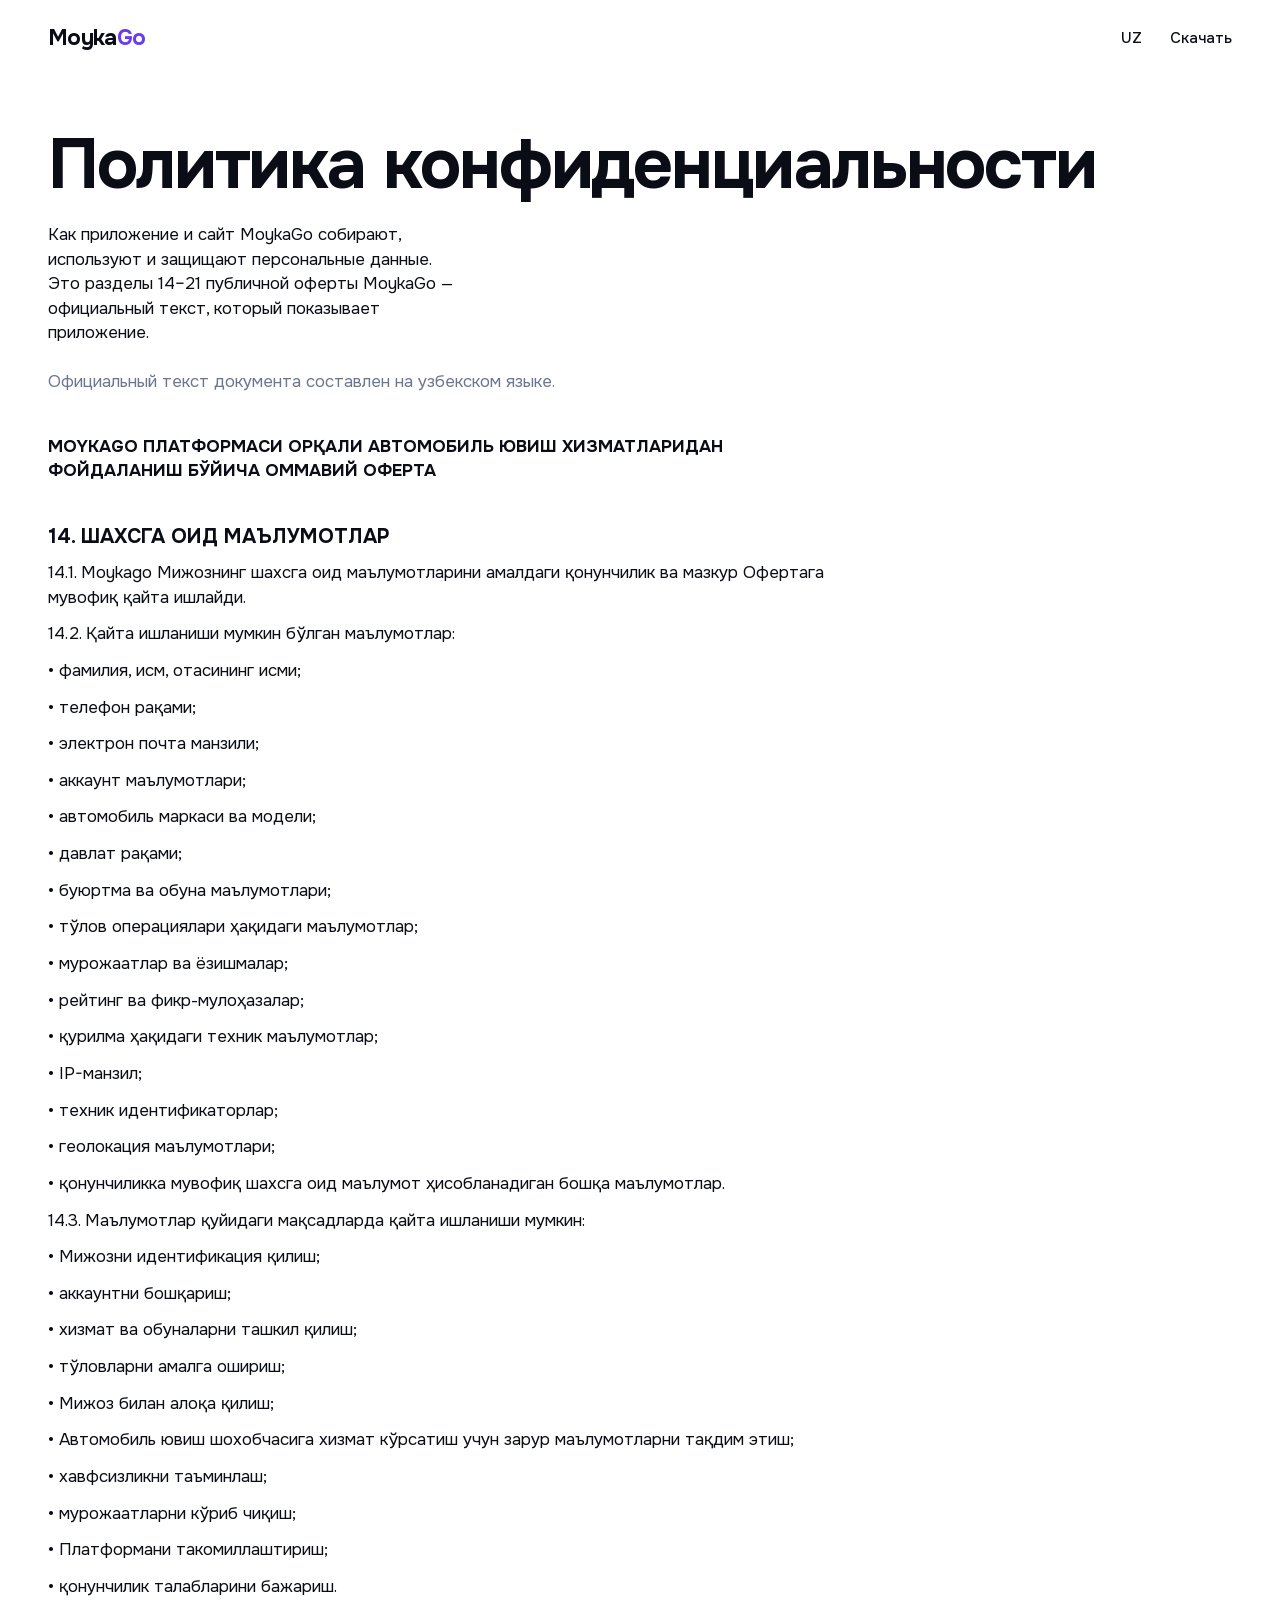
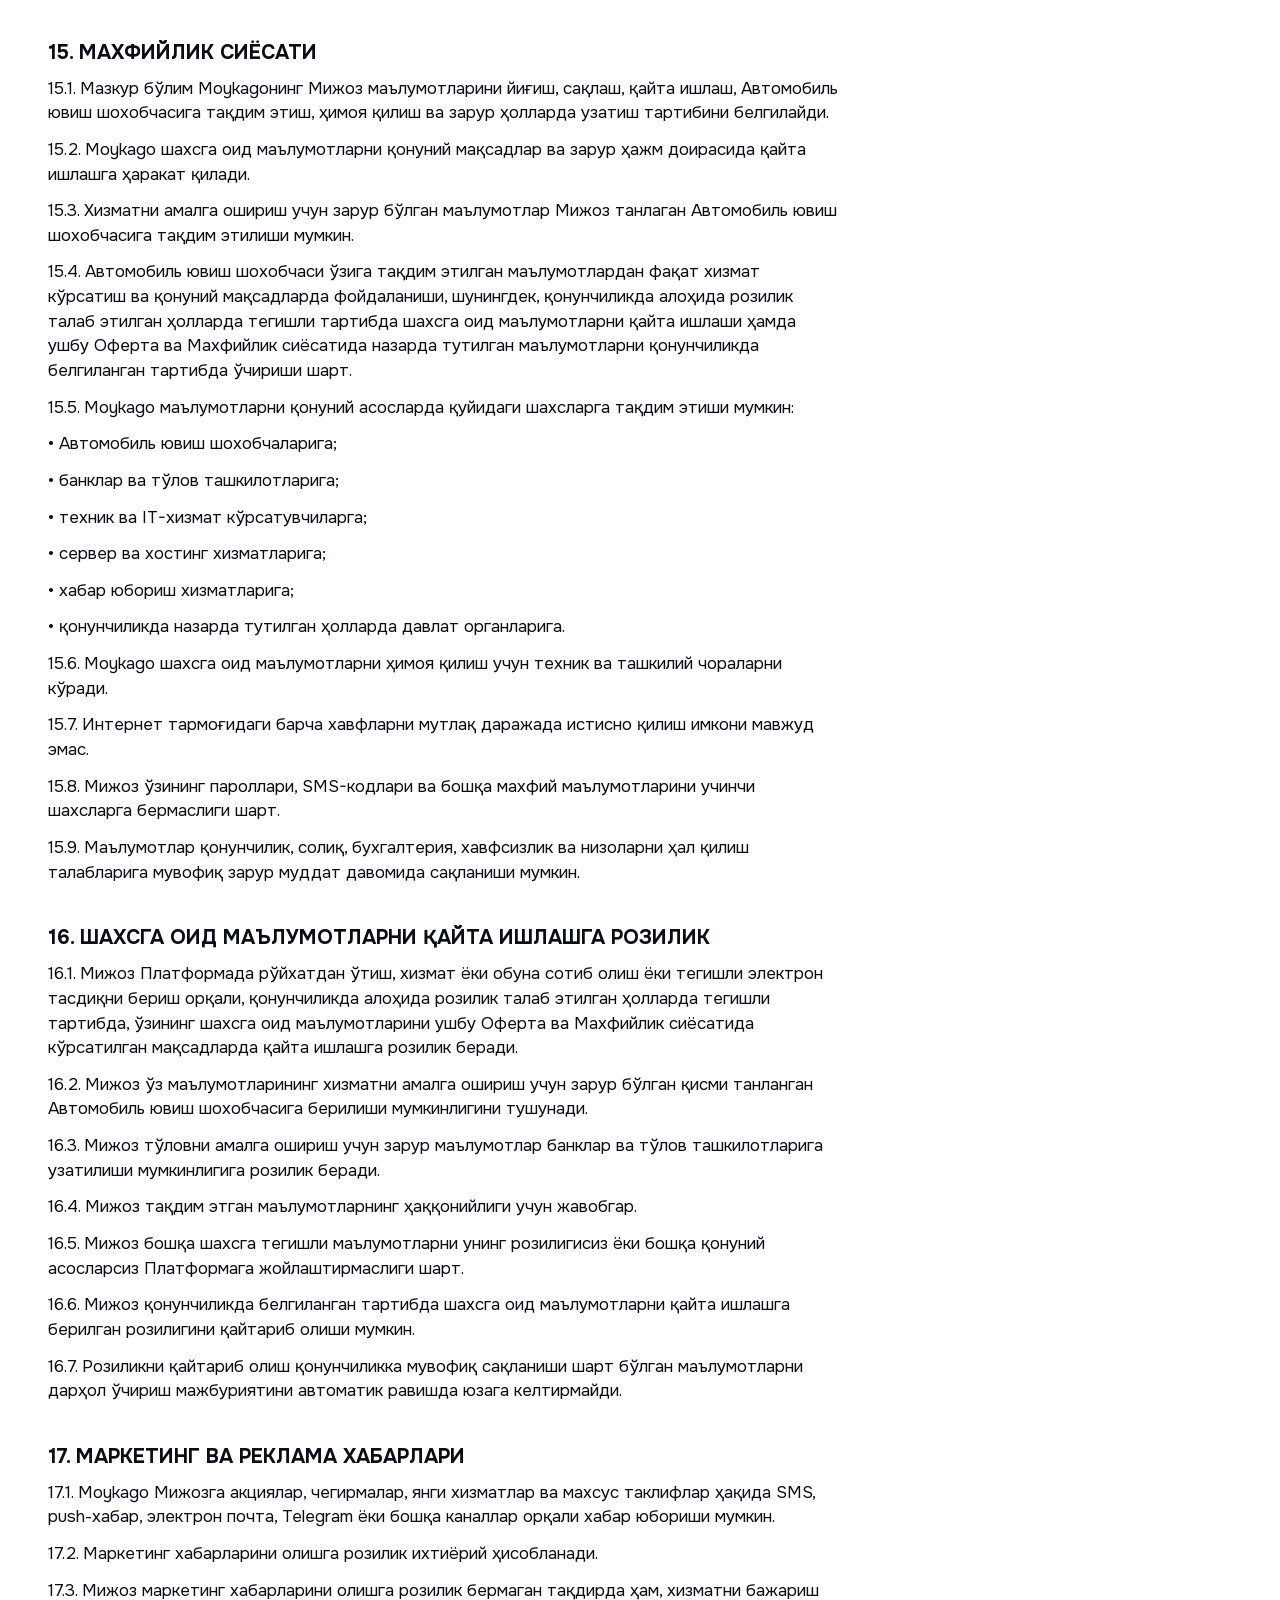
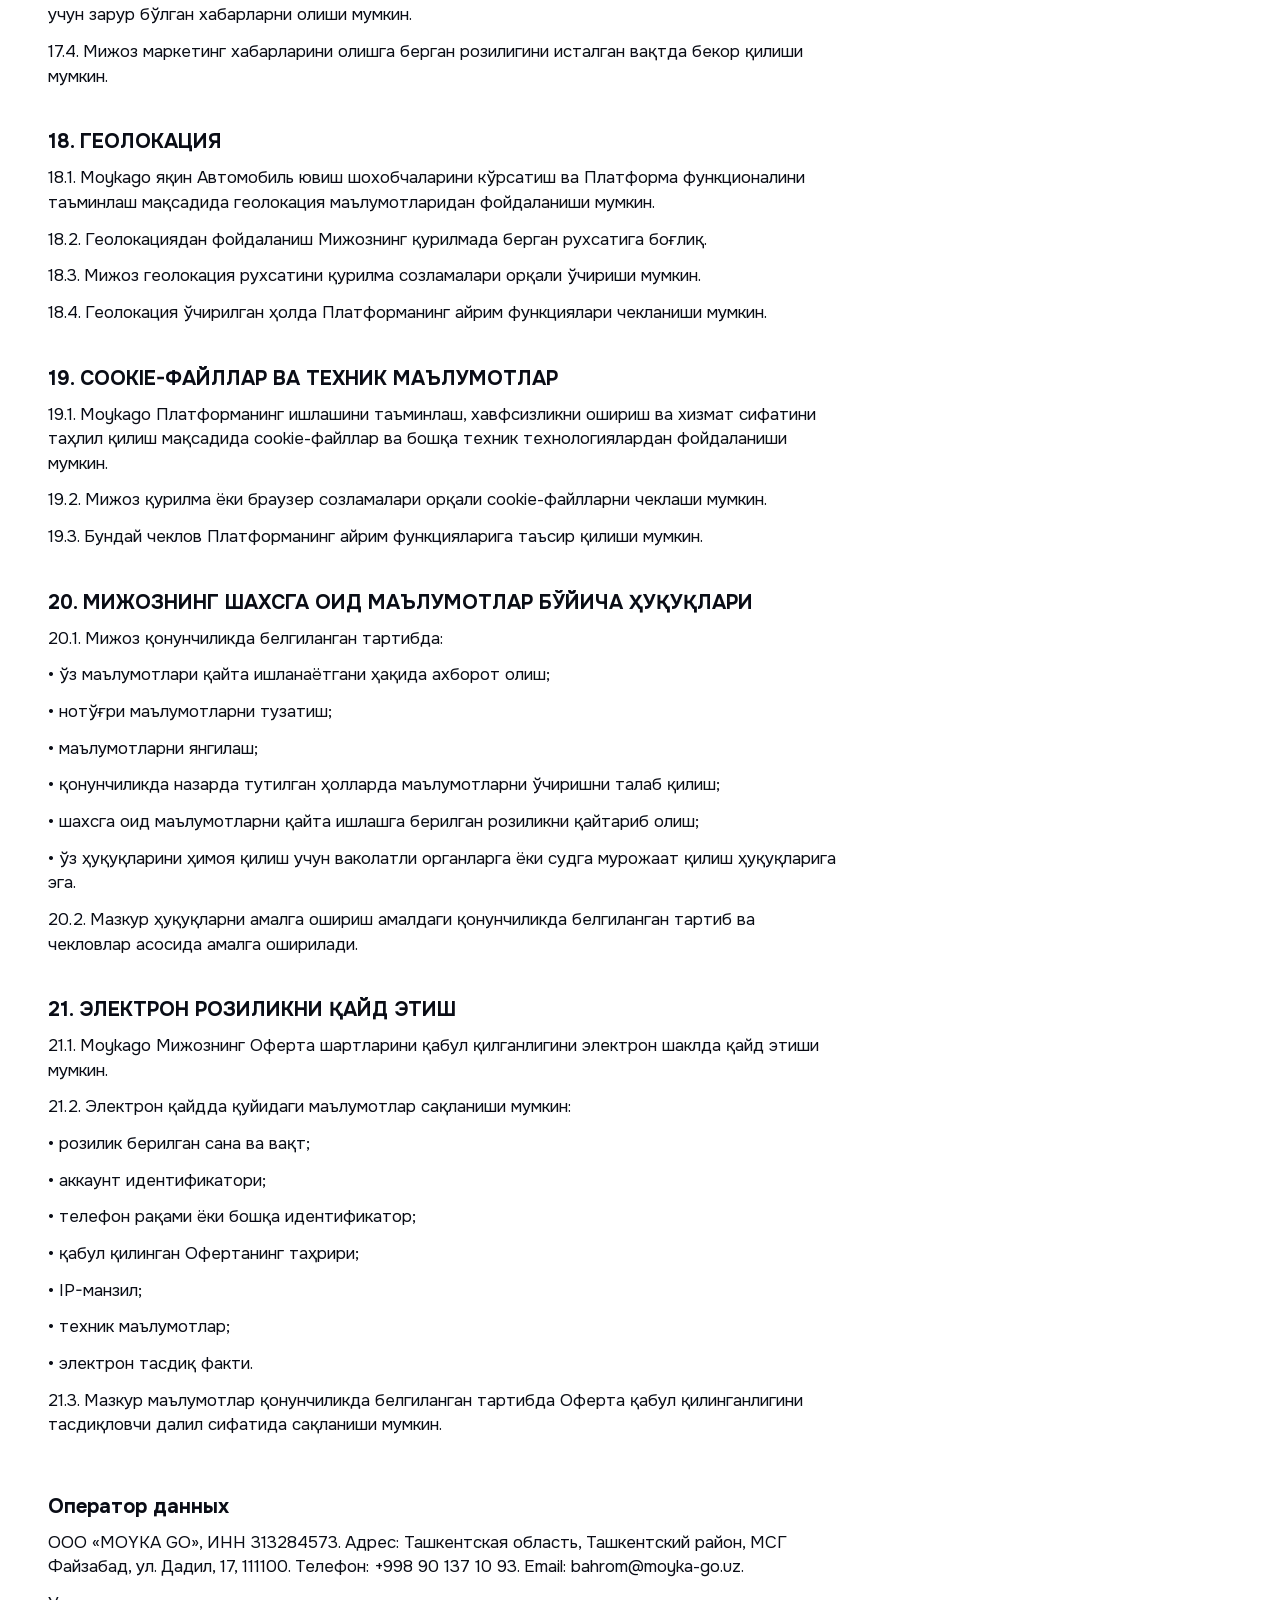
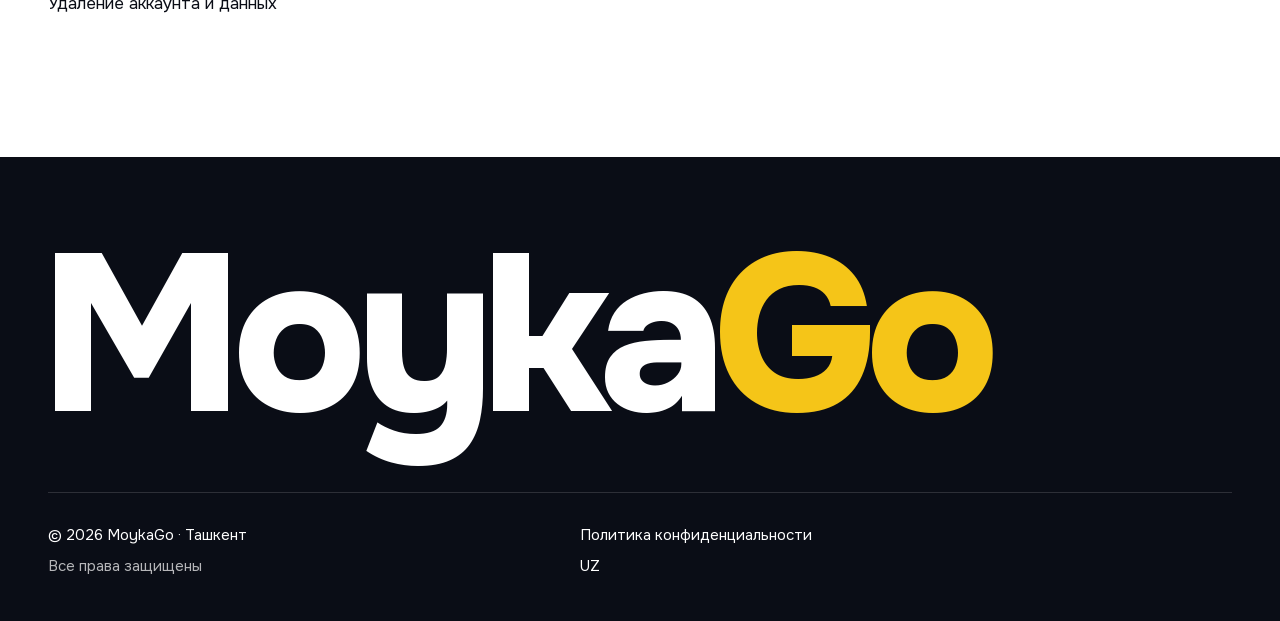
<file: ru/privacy/index.html>
<!DOCTYPE html><html lang="ru" class="onest_d51d4340-module__XznmiW__variable"><head><meta charSet="utf-8"/><meta name="viewport" content="width=device-width, initial-scale=1"/><link rel="preload" href="/_next/static/media/16d91c780434f2ce-s.p.0y1w0k24nk0rl.woff2" as="font" crossorigin="" type="font/woff2"/><link rel="preload" href="/_next/static/media/8800dfc60902df36-s.p.2sla2yow9-9p_.woff2" as="font" crossorigin="" type="font/woff2"/><link rel="stylesheet" href="/_next/static/chunks/0ktc46g3vf5b7.css" data-precedence="next"/><link rel="stylesheet" href="/_next/static/chunks/2vb1hao7-xhm2.css" data-precedence="next"/><link rel="preload" as="script" fetchPriority="low" href="/_next/static/chunks/1u7g3ozgoi_5b.js"/><script src="/_next/static/chunks/11nrbs7piza5-.js" async=""></script><script src="/_next/static/chunks/32w3y3plaevx9.js" async=""></script><script src="/_next/static/chunks/turbopack-2jg4m6-8s73wm.js" async=""></script><script src="/_next/static/chunks/23qn5szfnlln1.js" async=""></script><script src="/_next/static/chunks/0tz15pga4sn_j.js" async=""></script><script src="/_next/static/chunks/3slep84jkk1zm.js" async=""></script><title>Политика конфиденциальности — MoykaGo</title><meta name="description" content="Найдите мойку рядом и выберите время. Когда машина будет готова, телефон сам скажет."/><link rel="canonical" href="https://moyka-go.uz/ru/privacy/"/><link rel="alternate" hrefLang="uz-UZ" href="https://moyka-go.uz/privacy/"/><link rel="alternate" hrefLang="ru-RU" href="https://moyka-go.uz/ru/privacy/"/><link rel="alternate" hrefLang="x-default" href="https://moyka-go.uz/privacy/"/><meta property="og:title" content="Политика конфиденциальности — MoykaGo"/><meta property="og:description" content="Найдите мойку рядом и выберите время. Когда машина будет готова, телефон сам скажет."/><meta property="og:url" content="https://moyka-go.uz/ru/privacy/"/><meta property="og:site_name" content="MoykaGo"/><meta property="og:locale" content="ru_RU"/><meta property="og:image" content="https://moyka-go.uz/og-ru.png"/><meta property="og:image:width" content="1200"/><meta property="og:image:height" content="630"/><meta property="og:image:alt" content="MoykaGo — мойка в Ташкенте без очереди"/><meta property="og:type" content="website"/><meta name="twitter:card" content="summary_large_image"/><meta name="twitter:title" content="Политика конфиденциальности — MoykaGo"/><meta name="twitter:description" content="Найдите мойку рядом и выберите время. Когда машина будет готова, телефон сам скажет."/><meta name="twitter:image" content="https://moyka-go.uz/og-ru.png"/><meta name="twitter:image:alt" content="MoykaGo — мойка в Ташкенте без очереди"/><meta name="twitter:image:width" content="1200"/><meta name="twitter:image:height" content="630"/><link rel="icon" href="/favicon.ico?favicon.2-6y6busved1c.ico" sizes="32x32" type="image/x-icon"/><link rel="icon" href="/icon.png?icon.35-37irenj0x9.png" sizes="192x192" type="image/png"/><link rel="apple-touch-icon" href="/apple-icon.png?apple-icon.37t80lxeex2g4.png" sizes="180x180" type="image/png"/><meta name="next-size-adjust" content=""/><script src="/_next/static/chunks/0cz1d0mv5g_q7.js" noModule=""></script></head><body><div hidden=""><!--$--><!--/$--></div><div class="Nav-module__bLoQaq__sentinel" aria-hidden="true"></div><header class="Nav-module__bLoQaq__nav" data-tone="paper"><nav class="wrap Nav-module__bLoQaq__inner"><a href="/ru/" class="Nav-module__bLoQaq__mark">Moyka<span class="Nav-module__bLoQaq__go">Go</span></a><div class="Nav-module__bLoQaq__links"><a href="/privacy/" lang="uz" hrefLang="uz">UZ</a><a href="/ru/#download">Скачать</a></div></nav></header><main class="wrap inner-module__K7rZ0q__main"><h1 class="inner-module__K7rZ0q__title">Политика конфиденциальности</h1><p class="inner-module__K7rZ0q__lead">Как приложение и сайт MoykaGo собирают, используют и защищают персональные данные. Это разделы 14–21 публичной оферты MoykaGo — официальный текст, который показывает приложение.</p><p class="inner-module__K7rZ0q__note">Официальный текст документа составлен на узбекском языке.</p><article class="inner-module__K7rZ0q__doc" lang="uz-Cyrl"><p class="inner-module__K7rZ0q__docTitle">MOYKAGO ПЛАТФОРМАСИ ОРҚАЛИ АВТОМОБИЛЬ ЮВИШ ХИЗМАТЛАРИДАН ФОЙДАЛАНИШ БЎЙИЧА ОММАВИЙ ОФЕРТА</p><section><h2 class="inner-module__K7rZ0q__h2">14. ШАХСГА ОИД МАЪЛУМОТЛАР</h2><p class="inner-module__K7rZ0q__para">14.1. Moykago Мижознинг шахсга оид маълумотларини амалдаги қонунчилик ва мазкур Офертага мувофиқ қайта ишлайди.</p><p class="inner-module__K7rZ0q__para">14.2. Қайта ишланиши мумкин бўлган маълумотлар:</p><p class="inner-module__K7rZ0q__para">• фамилия, исм, отасининг исми;</p><p class="inner-module__K7rZ0q__para">• телефон рақами;</p><p class="inner-module__K7rZ0q__para">• электрон почта манзили;</p><p class="inner-module__K7rZ0q__para">• аккаунт маълумотлари;</p><p class="inner-module__K7rZ0q__para">• автомобиль маркаси ва модели;</p><p class="inner-module__K7rZ0q__para">• давлат рақами;</p><p class="inner-module__K7rZ0q__para">• буюртма ва обуна маълумотлари;</p><p class="inner-module__K7rZ0q__para">• тўлов операциялари ҳақидаги маълумотлар;</p><p class="inner-module__K7rZ0q__para">• мурожаатлар ва ёзишмалар;</p><p class="inner-module__K7rZ0q__para">• рейтинг ва фикр-мулоҳазалар;</p><p class="inner-module__K7rZ0q__para">• қурилма ҳақидаги техник маълумотлар;</p><p class="inner-module__K7rZ0q__para">• IP-манзил;</p><p class="inner-module__K7rZ0q__para">• техник идентификаторлар;</p><p class="inner-module__K7rZ0q__para">• геолокация маълумотлари;</p><p class="inner-module__K7rZ0q__para">• қонунчиликка мувофиқ шахсга оид маълумот ҳисобланадиган бошқа маълумотлар.</p><p class="inner-module__K7rZ0q__para">14.3. Маълумотлар қуйидаги мақсадларда қайта ишланиши мумкин:</p><p class="inner-module__K7rZ0q__para">• Мижозни идентификация қилиш;</p><p class="inner-module__K7rZ0q__para">• аккаунтни бошқариш;</p><p class="inner-module__K7rZ0q__para">• хизмат ва обуналарни ташкил қилиш;</p><p class="inner-module__K7rZ0q__para">• тўловларни амалга ошириш;</p><p class="inner-module__K7rZ0q__para">• Мижоз билан алоқа қилиш;</p><p class="inner-module__K7rZ0q__para">• Автомобиль ювиш шохобчасига хизмат кўрсатиш учун зарур маълумотларни тақдим этиш;</p><p class="inner-module__K7rZ0q__para">• хавфсизликни таъминлаш;</p><p class="inner-module__K7rZ0q__para">• мурожаатларни кўриб чиқиш;</p><p class="inner-module__K7rZ0q__para">• Платформани такомиллаштириш;</p><p class="inner-module__K7rZ0q__para">• қонунчилик талабларини бажариш.</p></section><section><h2 class="inner-module__K7rZ0q__h2">15. МАХФИЙЛИК СИЁСАТИ</h2><p class="inner-module__K7rZ0q__para">15.1. Мазкур бўлим Moykagoнинг Мижоз маълумотларини йиғиш, сақлаш, қайта ишлаш, Автомобиль ювиш шохобчасига тақдим этиш, ҳимоя қилиш ва зарур ҳолларда узатиш тартибини белгилайди.</p><p class="inner-module__K7rZ0q__para">15.2. Moykago шахсга оид маълумотларни қонуний мақсадлар ва зарур ҳажм доирасида қайта ишлашга ҳаракат қилади.</p><p class="inner-module__K7rZ0q__para">15.3. Хизматни амалга ошириш учун зарур бўлган маълумотлар Мижоз танлаган Автомобиль ювиш шохобчасига тақдим этилиши мумкин.</p><p class="inner-module__K7rZ0q__para">15.4. Автомобиль ювиш шохобчаси ўзига тақдим этилган маълумотлардан фақат хизмат кўрсатиш ва қонуний мақсадларда фойдаланиши, шунингдек, қонунчиликда алоҳида розилик талаб этилган ҳолларда тегишли тартибда шахсга оид маълумотларни қайта ишлаши ҳамда ушбу Оферта ва Махфийлик сиёсатида назарда тутилган маълумотларни қонунчиликда белгиланган тартибда ўчириши шарт.</p><p class="inner-module__K7rZ0q__para">15.5. Moykago маълумотларни қонуний асосларда қуйидаги шахсларга тақдим этиши мумкин:</p><p class="inner-module__K7rZ0q__para">• Автомобиль ювиш шохобчаларига;</p><p class="inner-module__K7rZ0q__para">• банклар ва тўлов ташкилотларига;</p><p class="inner-module__K7rZ0q__para">• техник ва IT-хизмат кўрсатувчиларга;</p><p class="inner-module__K7rZ0q__para">• сервер ва хостинг хизматларига;</p><p class="inner-module__K7rZ0q__para">• хабар юбориш хизматларига;</p><p class="inner-module__K7rZ0q__para">• қонунчиликда назарда тутилган ҳолларда давлат органларига.</p><p class="inner-module__K7rZ0q__para">15.6. Moykago шахсга оид маълумотларни ҳимоя қилиш учун техник ва ташкилий чораларни кўради.</p><p class="inner-module__K7rZ0q__para">15.7. Интернет тармоғидаги барча хавфларни мутлақ даражада истисно қилиш имкони мавжуд эмас.</p><p class="inner-module__K7rZ0q__para">15.8. Мижоз ўзининг пароллари, SMS-кодлари ва бошқа махфий маълумотларини учинчи шахсларга бермаслиги шарт.</p><p class="inner-module__K7rZ0q__para">15.9. Маълумотлар қонунчилик, солиқ, бухгалтерия, хавфсизлик ва низоларни ҳал қилиш талабларига мувофиқ зарур муддат давомида сақланиши мумкин.</p></section><section><h2 class="inner-module__K7rZ0q__h2">16. ШАХСГА ОИД МАЪЛУМОТЛАРНИ ҚАЙТА ИШЛАШГА РОЗИЛИК</h2><p class="inner-module__K7rZ0q__para">16.1. Мижоз Платформада рўйхатдан ўтиш, хизмат ёки обуна сотиб олиш ёки тегишли электрон тасдиқни бериш орқали, қонунчиликда алоҳида розилик талаб этилган ҳолларда тегишли тартибда, ўзининг шахсга оид маълумотларини ушбу Оферта ва Махфийлик сиёсатида кўрсатилган мақсадларда қайта ишлашга розилик беради.</p><p class="inner-module__K7rZ0q__para">16.2. Мижоз ўз маълумотларининг хизматни амалга ошириш учун зарур бўлган қисми танланган Автомобиль ювиш шохобчасига берилиши мумкинлигини тушунади.</p><p class="inner-module__K7rZ0q__para">16.3. Мижоз тўловни амалга ошириш учун зарур маълумотлар банклар ва тўлов ташкилотларига узатилиши мумкинлигига розилик беради.</p><p class="inner-module__K7rZ0q__para">16.4. Мижоз тақдим этган маълумотларнинг ҳаққонийлиги учун жавобгар.</p><p class="inner-module__K7rZ0q__para">16.5. Мижоз бошқа шахсга тегишли маълумотларни унинг розилигисиз ёки бошқа қонуний асосларсиз Платформага жойлаштирмаслиги шарт.</p><p class="inner-module__K7rZ0q__para">16.6. Мижоз қонунчиликда белгиланган тартибда шахсга оид маълумотларни қайта ишлашга берилган розилигини қайтариб олиши мумкин.</p><p class="inner-module__K7rZ0q__para">16.7. Розиликни қайтариб олиш қонунчиликка мувофиқ сақланиши шарт бўлган маълумотларни дарҳол ўчириш мажбуриятини автоматик равишда юзага келтирмайди.</p></section><section><h2 class="inner-module__K7rZ0q__h2">17. МАРКЕТИНГ ВА РЕКЛАМА ХАБАРЛАРИ</h2><p class="inner-module__K7rZ0q__para">17.1. Moykago Мижозга акциялар, чегирмалар, янги хизматлар ва махсус таклифлар ҳақида SMS, push-хабар, электрон почта, Telegram ёки бошқа каналлар орқали хабар юбориши мумкин.</p><p class="inner-module__K7rZ0q__para">17.2. Маркетинг хабарларини олишга розилик ихтиёрий ҳисобланади.</p><p class="inner-module__K7rZ0q__para">17.3. Мижоз маркетинг хабарларини олишга розилик бермаган тақдирда ҳам, хизматни бажариш учун зарур бўлган хабарларни олиши мумкин.</p><p class="inner-module__K7rZ0q__para">17.4. Мижоз маркетинг хабарларини олишга берган розилигини исталган вақтда бекор қилиши мумкин.</p></section><section><h2 class="inner-module__K7rZ0q__h2">18. ГЕОЛОКАЦИЯ</h2><p class="inner-module__K7rZ0q__para">18.1. Moykago яқин Автомобиль ювиш шохобчаларини кўрсатиш ва Платформа функционалини таъминлаш мақсадида геолокация маълумотларидан фойдаланиши мумкин.</p><p class="inner-module__K7rZ0q__para">18.2. Геолокациядан фойдаланиш Мижознинг қурилмада берган рухсатига боғлиқ.</p><p class="inner-module__K7rZ0q__para">18.3. Мижоз геолокация рухсатини қурилма созламалари орқали ўчириши мумкин.</p><p class="inner-module__K7rZ0q__para">18.4. Геолокация ўчирилган ҳолда Платформанинг айрим функциялари чекланиши мумкин.</p></section><section><h2 class="inner-module__K7rZ0q__h2">19. COOKIE-ФАЙЛЛАР ВА ТЕХНИК МАЪЛУМОТЛАР</h2><p class="inner-module__K7rZ0q__para">19.1. Moykago Платформанинг ишлашини таъминлаш, хавфсизликни ошириш ва хизмат сифатини таҳлил қилиш мақсадида cookie-файллар ва бошқа техник технологиялардан фойдаланиши мумкин.</p><p class="inner-module__K7rZ0q__para">19.2. Мижоз қурилма ёки браузер созламалари орқали cookie-файлларни чеклаши мумкин.</p><p class="inner-module__K7rZ0q__para">19.3. Бундай чеклов Платформанинг айрим функцияларига таъсир қилиши мумкин.</p></section><section><h2 class="inner-module__K7rZ0q__h2">20. МИЖОЗНИНГ ШАХСГА ОИД МАЪЛУМОТЛАР БЎЙИЧА ҲУҚУҚЛАРИ</h2><p class="inner-module__K7rZ0q__para">20.1. Мижоз қонунчиликда белгиланган тартибда:</p><p class="inner-module__K7rZ0q__para">• ўз маълумотлари қайта ишланаётгани ҳақида ахборот олиш;</p><p class="inner-module__K7rZ0q__para">• нотўғри маълумотларни тузатиш;</p><p class="inner-module__K7rZ0q__para">• маълумотларни янгилаш;</p><p class="inner-module__K7rZ0q__para">• қонунчиликда назарда тутилган ҳолларда маълумотларни ўчиришни талаб қилиш;</p><p class="inner-module__K7rZ0q__para">• шахсга оид маълумотларни қайта ишлашга берилган розиликни қайтариб олиш;</p><p class="inner-module__K7rZ0q__para">• ўз ҳуқуқларини ҳимоя қилиш учун ваколатли органларга ёки судга мурожаат қилиш ҳуқуқларига эга.</p><p class="inner-module__K7rZ0q__para">20.2. Мазкур ҳуқуқларни амалга ошириш амалдаги қонунчиликда белгиланган тартиб ва чекловлар асосида амалга оширилади.</p></section><section><h2 class="inner-module__K7rZ0q__h2">21. ЭЛЕКТРОН РОЗИЛИКНИ ҚАЙД ЭТИШ</h2><p class="inner-module__K7rZ0q__para">21.1. Moykago Мижознинг Оферта шартларини қабул қилганлигини электрон шаклда қайд этиши мумкин.</p><p class="inner-module__K7rZ0q__para">21.2. Электрон қайдда қуйидаги маълумотлар сақланиши мумкин:</p><p class="inner-module__K7rZ0q__para">• розилик берилган сана ва вақт;</p><p class="inner-module__K7rZ0q__para">• аккаунт идентификатори;</p><p class="inner-module__K7rZ0q__para">• телефон рақами ёки бошқа идентификатор;</p><p class="inner-module__K7rZ0q__para">• қабул қилинган Офертанинг таҳрири;</p><p class="inner-module__K7rZ0q__para">• IP-манзил;</p><p class="inner-module__K7rZ0q__para">• техник маълумотлар;</p><p class="inner-module__K7rZ0q__para">• электрон тасдиқ факти.</p><p class="inner-module__K7rZ0q__para">21.3. Мазкур маълумотлар қонунчиликда белгиланган тартибда Оферта қабул қилинганлигини тасдиқловчи далил сифатида сақланиши мумкин.</p></section></article><section class="inner-module__K7rZ0q__box"><h2 class="inner-module__K7rZ0q__h2">Оператор данных</h2><p class="inner-module__K7rZ0q__para">ООО «MOYKA GO», ИНН 313284573. Адрес: Ташкентская область, Ташкентский район, МСГ Файзабад, ул. Дадил, 17, 111100. Телефон: +998 90 137 10 93. Email: bahrom@moyka-go.uz.</p><p class="inner-module__K7rZ0q__para"><a href="/ru/delete-account/">Удаление аккаунта и данных</a></p></section></main><footer class="Footer-module__Grjkva__footer" data-nav="ink"><div class="wrap"><p class="Footer-module__Grjkva__mark" aria-hidden="true">Moyka<span class="Footer-module__Grjkva__go">Go</span></p><div class="Footer-module__Grjkva__grid"><div class="Footer-module__Grjkva__col"><p>© 2026 MoykaGo · <!-- -->Ташкент</p><p class="Footer-module__Grjkva__muted">Все права защищены</p></div><div class="Footer-module__Grjkva__col"><a href="/ru/privacy/">Политика конфиденциальности</a><a href="/privacy/" lang="uz" hrefLang="uz">UZ</a></div></div></div></footer><!--$--><!--/$--><script src="/_next/static/chunks/1u7g3ozgoi_5b.js" id="_R_" async=""></script><script>(self.__next_f=self.__next_f||[]).push([0])</script><script>self.__next_f.push([1,"1:\"$Sreact.fragment\"\n2:I[78757,[\"/_next/static/chunks/23qn5szfnlln1.js\"],\"default\"]\n3:I[84570,[\"/_next/static/chunks/23qn5szfnlln1.js\"],\"default\"]\n4:I[67614,[\"/_next/static/chunks/0tz15pga4sn_j.js\",\"/_next/static/chunks/3slep84jkk1zm.js\"],\"Nav\"]\n2e:I[85273,[],\"default\",1]\n:HL[\"/_next/static/chunks/0ktc46g3vf5b7.css\",\"style\"]\n:HL[\"/_next/static/media/16d91c780434f2ce-s.p.0y1w0k24nk0rl.woff2\",\"font\",{\"crossOrigin\":\"\",\"type\":\"font/woff2\"}]\n:HL[\"/_next/static/media/8800dfc60902df36-s.p.2sla2yow9-9p_.woff2\",\"font\",{\"crossOrigin\":\"\",\"type\":\"font/woff2\"}]\n:HL[\"/_next/static/chunks/2vb1hao7-xhm2.css\",\"style\"]\n2c:X\n0:{\"P\":null,\"c\":[\"\",\"ru\",\"privacy\",\"\"],\"q\":\"\",\"i\":false,\"f\":[[[\"\",{\"children\":[\"(ru)\",{\"children\":[\"ru\",{\"children\":[\"privacy\",{\"children\":[\"__PAGE__\",{},\"$undefined\",\"$undefined\",4608]},\"$undefined\",\"$undefined\",4608]},\"$undefined\",\"$undefined\",4608]},\"$undefined\",\"$undefined\",4624]},\"$undefined\",\"$undefined\",4624],[[\"$\",\"$1\",\"c\",{\"children\":[null,[\"$\",\"$L2\",null,{\"parallelRouterKey\":\"children\",\"error\":\"$undefined\",\"errorStyles\":\"$undefined\",\"errorScripts\":\"$undefined\",\"template\":[\"$\",\"$L3\",null,{}],\"templateStyles\":\"$undefined\",\"templateScripts\":\"$undefined\",\"notFound\":[[[\"$\",\"title\",null,{\"children\":\"404: This page could not be found.\"}],[\"$\",\"div\",null,{\"style\":{\"fontFamily\":\"system-ui,\\\"Segoe UI\\\",Roboto,Helvetica,Arial,sans-serif,\\\"Apple Color Emoji\\\",\\\"Segoe UI Emoji\\\"\",\"height\":\"100vh\",\"textAlign\":\"center\",\"display\":\"flex\",\"flexDirection\":\"column\",\"alignItems\":\"center\",\"justifyContent\":\"center\"},\"children\":[\"$\",\"div\",null,{\"children\":[[\"$\",\"style\",null,{\"dangerouslySetInnerHTML\":{\"__html\":\"body{color:#000;background:#fff;margin:0}.next-error-h1{border-right:1px solid rgba(0,0,0,.3)}@media (prefers-color-scheme:dark){body{color:#fff;background:#000}.next-error-h1{border-right:1px solid rgba(255,255,255,.3)}}\"}}],[\"$\",\"h1\",null,{\"className\":\"next-error-h1\",\"style\":{\"display\":\"inline-block\",\"margin\":\"0 20px 0 0\",\"padding\":\"0 23px 0 0\",\"fontSize\":24,\"fontWeight\":500,\"verticalAlign\":\"top\",\"lineHeight\":\"49px\"},\"children\":404}],[\"$\",\"div\",null,{\"style\":{\"display\":\"inline-block\"},\"children\":[\"$\",\"h2\",null,{\"style\":{\"fontSize\":14,\"fontWeight\":400,\"lineHeight\":\"49px\",\"margin\":0},\"children\":\"This page could not be found.\"}]}]]}]}]],[]],\"forbidden\":\"$undefined\",\"unauthorized\":\"$undefined\"}]]}],{\"children\":[[\"$\",\"$1\",\"c\",{\"children\":[[[\"$\",\"link\",\"0\",{\"rel\":\"stylesheet\",\"href\":\"/_next/static/chunks/0ktc46g3vf5b7.css\",\"precedence\":\"next\",\"crossOrigin\":\"$undefined\",\"nonce\":\"$undefined\"}]],[\"$\",\"html\",null,{\"lang\":\"ru\",\"className\":\"onest_d51d4340-module__XznmiW__variable\",\"children\":[\"$\",\"body\",null,{\"children\":[\"$\",\"$L2\",null,{\"parallelRouterKey\":\"children\",\"error\":\"$undefined\",\"errorStyles\":\"$undefined\",\"errorScripts\":\"$undefined\",\"template\":[\"$\",\"$L3\",null,{}],\"templateStyles\":\"$undefined\",\"templateScripts\":\"$undefined\",\"notFound\":[[[\"$\",\"title\",null,{\"children\":\"404: This page could not be found.\"}],[\"$\",\"div\",null,{\"style\":\"$0:f:0:1:0:props:children:1:props:notFound:0:1:props:style\",\"children\":[\"$\",\"div\",null,{\"children\":[[\"$\",\"style\",null,{\"dangerouslySetInnerHTML\":{\"__html\":\"body{color:#000;background:#fff;margin:0}.next-error-h1{border-right:1px solid rgba(0,0,0,.3)}@media (prefers-color-scheme:dark){body{color:#fff;background:#000}.next-error-h1{border-right:1px solid rgba(255,255,255,.3)}}\"}}],[\"$\",\"h1\",null,{\"className\":\"next-error-h1\",\"style\":\"$0:f:0:1:0:props:children:1:props:notFound:0:1:props:children:props:children:1:props:style\",\"children\":404}],[\"$\",\"div\",null,{\"style\":\"$0:f:0:1:0:props:children:1:props:notFound:0:1:props:children:props:children:2:props:style\",\"children\":[\"$\",\"h2\",null,{\"style\":\"$0:f:0:1:0:props:children:1:props:notFound:0:1:props:children:props:children:2:props:children:props:style\",\"children\":\"This page could not be found.\"}]}]]}]}]],[]],\"forbidden\":\"$undefined\",\"unauthorized\":\"$undefined\"}]}]}]]}],{\"children\":[[\"$\",\"$1\",\"c\",{\"children\":[null,[\"$\",\"$L2\",null,{\"parallelRouterKey\":\"children\",\"error\":\"$undefined\",\"errorStyles\":\"$undefined\",\"errorScripts\":\"$undefined\",\"template\":[\"$\",\"$L3\",null,{}],\"templateStyles\":\"$undefined\",\"templateScripts\":\"$undefined\",\"notFound\":\"$undefined\",\"forbidden\":\"$undefined\",\"unauthorized\":\"$undefined\"}]]}],{\"children\":[[\"$\",\"$1\",\"c\",{\"children\":[null,[\"$\",\"$L2\",null,{\"parallelRouterKey\":\"children\",\"error\":\"$undefined\",\"errorStyles\":\"$undefined\",\"errorScripts\":\"$undefined\",\"template\":[\"$\",\"$L3\",null,{}],\"templateStyles\":\"$undefined\",\"templateScripts\":\"$undefined\",\"notFound\":\"$undefined\",\"forbidden\":\"$undefined\",\"unauthorized\":\"$undefined\"}]]}],{\"children\":[[\"$\",\"$1\",\"c\",{\"children\":[[[\"$\",\"$L4\",null,{\"lang\":\"ru\",\"path\":\"/privacy/\"}],[\"$\",\"main\",null,{\"className\":\"wrap inner-module__K7rZ0q__main\",\"children\":[[\"$\",\"h1\",null,{\"className\":\"inner-module__K7rZ0q__title\",\"children\":\"Политика конфиденциальности\"}],[\"$\",\"p\",null,{\"className\":\"inner-module__K7rZ0q__lead\",\"children\":\"Как приложение и сайт MoykaGo собирают, используют и защищают персональные данные. Это разделы 14–21 публичной оферты MoykaGo — официальный текст, который показывает приложение.\"}],[\"$\",\"p\",null,{\"className\":\"inner-module__K7rZ0q__note\",\"children\":\"Официальный текст документа составлен на узбекском языке.\"}],[\"$\",\"article\",null,{\"className\":\"inner-module__K7rZ0q__doc\",\"lang\":\"uz-Cyrl\",\"children\":[[\"$\",\"p\",null,{\"className\":\"inner-module__K7rZ0q__docTitle\",\"children\":\"MOYKAGO ПЛАТФОРМАСИ ОРҚАЛИ АВТОМОБИЛЬ ЮВИШ ХИЗМАТЛАРИДАН ФОЙДАЛАНИШ БЎЙИЧА ОММАВИЙ ОФЕРТА\"}],[[\"$\",\"section\",\"14. ШАХСГА ОИД МАЪЛУМОТЛАР\",{\"children\":[[\"$\",\"h2\",null,{\"className\":\"inner-module__K7rZ0q__h2\",\"children\":\"14. ШАХСГА ОИД МАЪЛУМОТЛАР\"}],[[\"$\",\"p\",\"0\",{\"className\":\"inner-module__K7rZ0q__para\",\"children\":\"14.1. Moykago Мижознинг шахсга оид маълумотларини амалдаги қонунчилик ва мазкур Офертага мувофиқ қайта ишлайди.\"}],[\"$\",\"p\",\"1\",{\"className\":\"inner-module__K7rZ0q__para\",\"children\":\"14.2. Қайта ишланиши мумкин бўлган маълумотлар:\"}],\"$L5\",\"$L6\",\"$L7\",\"$L8\",\"$L9\",\"$La\",\"$Lb\",\"$Lc\",\"$Ld\",\"$Le\",\"$Lf\",\"$L10\",\"$L11\",\"$L12\",\"$L13\",\"$L14\",\"$L15\",\"$L16\",\"$L17\",\"$L18\",\"$L19\",\"$L1a\",\"$L1b\",\"$L1c\",\"$L1d\",\"$L1e\"]]}],\"$L1f\",\"$L20\",\"$L21\",\"$L22\",\"$L23\",\"$L24\",\"$L25\"]]}],\"$L26\"]}],\"$L27\"],[\"$L28\",\"$L29\",\"$L2a\"],\"$L2b\"]}],{},null,false,null]},null,false,\"$2c\"]},null,false,\"$2c\"]},null,false,null]},null,false,\"$2c\"],\"$L2d\",false]],\"m\":\"$undefined\",\"G\":[\"$2e\",[]],\"S\":true,\"h\":null,\"r\":\"$undefined\",\"s\":\"$undefined\",\"a\":\"$undefined\",\"l\":\"$undefined\",\"p\":\"$undefined\",\"d\":\"$undefined\",\"b\":\"IDLvhYlk6EtdcAP5vohNQ\"}\n2f:I[2249,[\"/_next/static/chunks/23qn5szfnlln1.js\"],\"OutletBoundary\"]\n30:\"$Sreact.suspense\"\n32:I[2249,[\"/_next/static/chunks/23qn5szfnlln1.js\"],\"ViewportBoundary\"]\n34:I[2249,[\"/_next/static/chunks/23qn5szfnlln1.js\"],\"MetadataBoundary\"]\n5:[\"$\",\"p\",\"2\",{\"className\":\"inner-module__K7rZ0q__para\",\"children\":\"• фамилия, исм, отасининг исми;\"}]\n6:[\"$\",\"p\",\"3\",{\"className\":\"inner-module__K7rZ0q__para\",\"children\":\"• телефон рақами;\"}]\n7:[\"$\",\"p\",\"4\",{\"className\":\"inner-module__K7rZ0q__para\",\"children\":\"• электрон почта манзили;\"}]\n8:[\"$\",\"p\",\"5\",{\"className\":\"inner-module__K7rZ0q__para\",\"children\":\"• аккаунт маълумотлари;\"}]\n9:[\"$\",\"p\",\"6\",{\"className\":\"inner-module__K7rZ0q__para\",\"children\":\"• автомобиль маркаси ва модели;\"}]\na:[\"$\",\"p\",\"7\",{\"className\":\"inner-module__K7rZ0q__para\",\"children\":\"• давлат рақами;\"}]\nb:[\"$\",\"p\",\"8\",{\"className\":\"inner-module__K7rZ0q__para\",\"children\":\"• буюртма ва обуна маълумотлари;\"}]\nc:[\"$\",\"p\",\"9\",{\"className\":\"inner-module__K7rZ0q__para\",\"children\":\"• тўлов операциялари ҳақидаги маълумотлар;\"}]\nd:[\"$\",\"p\",\"10\",{\"className\":\"inner-module__K7rZ0q__para\",\"children\":\"• мурожаатлар ва ёзишмалар;\"}]\ne:[\"$\",\"p\",\"11\",{\"className\":\"inner-module__K7rZ0q__para\",\"children\":\"• рейтинг ва фикр-мулоҳазалар;\"}]\nf:[\"$\",\"p\",\"12\",{\"className\":\"inner-module__K7rZ0q__para\",\"children\":\"• қурилма ҳақидаги техник маълумотлар;\"}]\n10:[\"$\",\"p\",\"13\",{\"className\":\"inner-module__K7rZ0q__para\",\"children\":\"• IP-манзил;\"}]\n11:[\"$\",\"p\",\"14\",{\"className\":\"inner-module__K7rZ0q__para\",\"children\":\"• техник идентификаторлар;\"}]\n12:[\"$\",\"p\",\"15\",{\"className\":\"inner-module__K7rZ0q__para\",\"children\":\"• геолокация маълумотлари;\"}]\n13:[\"$\",\"p\",\"16\",{\"className\":\"inner-module__K7rZ0q__para\",\"children\":\"• қонунчиликка мувофиқ шахсга оид маълумот ҳисобланадиган бошқа маълумотлар.\"}]\n14:[\"$\",\"p\",\"17\",{\"className\":\"inner-module__K7rZ0q__para\",\"children\":\"14.3. Маълумотлар қуйидаги мақсадларда қайта ишланиши мумкин:\"}]\n15:[\"$\",\"p\",\"18\",{\"className\":\"inner-module__K7rZ0q__para\",\"children\":\"• Мижозни идентификация қилиш;\"}]\n16:[\"$\",\"p\",\"19\",{\"className\":\"inner-module__K7rZ0q__para\",\"children\":\"• аккаунтни бошқариш;\"}]\n17:[\"$\",\"p\",\"20\",{\"className\":\"inner-module__K7rZ0q__para\",\"children\":\"• хизмат ва обуналарни ташкил қилиш;\"}]\n18:[\"$\",\"p\",\"21\",{\"className\":\"inner-module__K7rZ0q__para\",\"children\":\"• тўловларни амалга ошириш;\"}]\n19:[\"$\",\"p\",\"22\",{\"className\":\"inner-module__K7rZ0q__para\",\"children\":\"• Мижоз билан алоқа қилиш;\"}]\n1a:[\"$\",\"p\",\"23\",{\"className\":\"inner-module__K7rZ0q__para\",\"children\":\"• Автомобиль ювиш шохобчасига хизмат кўрсатиш учун зарур маълумотларни тақдим этиш;\"}]\n1b:[\"$\",\"p\",\"24\",{\"className\":\"inner-module__K7rZ0q__para\",\"children\":\"• хавфсизликни таъминлаш;\"}]\n1c:[\"$\",\"p\",\"25\",{\"className\":\"inner-module__K7rZ0q__para\",\"children\":\"• мурожаатларни кўриб чиқиш;\"}]\n1d:[\"$\",\"p\",\"26\",{\"className\":\"inner-module__K7rZ0q__para\",\"children\":\"• Платформани такомиллаштириш;\"}]\n1e:[\"$\",\"p\",\"27\",{\"className\":\"inner-module__K7rZ0q__para\",\"children\":\"• қонунчилик талабларини бажариш.\"}]\n1f:[\"$\",\"section\",\"15. МАХФИЙЛИК СИЁСАТИ\",{\"children\":[[\"$\",\"h2\",null,{\"className\":\"inner-module__K7rZ0q__h2\",\"children\":\"15. МАХФИЙЛИК СИЁСАТИ\"}],[[\"$\",\"p\",\"0\",{\"className\":\"inner-module__K7rZ0q__para\",\"children\":\"15.1. Мазкур бўлим Moykagoнинг Мижоз маълумотларини йиғиш, сақлаш, қайта ишлаш, Автомобиль ювиш шохобчасига тақдим этиш, ҳимоя қилиш ва зарур ҳолларда узатиш тартибини белгилайди.\"}],[\"$\",\"p\",\"1\",{\"className\":\"inner-module__K7rZ0q__para\",\"children\":\"15.2. Moykago шахсга оид маълумотларни қонуний мақсадлар ва зарур ҳажм доирасида қайта ишлашга ҳаракат қилади.\"}],[\"$\",\"p\",\"2\",{\"className\":\"inner-module__K7rZ0q__para\",\"children\":\"15.3. Хизматни амалга ошириш учун зарур бўлган маълумотлар Мижоз танлаган Автомобиль ювиш шохобчасига тақдим этилиши мумкин.\"}],[\"$\",\"p\",\"3\",{\"className\":\"inner-module__K7rZ0q__para\",\"children\":\"15.4. Автомобиль ювиш шохобчаси ўзига тақдим этилган маълумотлардан фақат хизмат кўрсатиш ва қонуний мақсадларда фойдаланиши, шунингдек, қонунчиликда алоҳида розилик талаб этилган ҳолларда тегишли тартибда шахсга оид маълумотларни қайта ишлаши ҳамда ушбу Оферта ва Махфийлик сиёсатида назарда тутилган маълумотларни қонунчиликда белгиланган тартибда ўчириши шарт.\"}],[\"$\",\"p\",\"4\",{\"className\":\"inner-module__K7rZ0q__para\",\"children\":\"15.5. Moykago маълумотларни қонуний асосларда қуйидаги шахсларга тақдим этиши мумкин:\"}],[\"$\",\"p\",\"5\",{\"className\":\"inner-module__K7rZ0q__para\",\"children\":\"• Автомобиль ювиш шохобчаларига;\"}],[\"$\",\"p\",\"6\",{\"className\":\"inner-module__K7rZ0q__para\",\"children\":\"• банклар ва тўлов ташкилотларига;\"}],[\"$\",\"p\",\"7\",{\"className\":\"inner-module__K7rZ0q__para\",\"children\":\"• техник ва IT-хизмат кўрсатувчиларга;\"}],[\"$\",\"p\",\"8\",{\"className\":\"inner-module__K7rZ0q__para\",\"children\":\"• сервер ва хостинг хизматларига;\"}],[\"$\",\"p\",\"9\",{\"className\":\"inner-module__K7rZ0q__para\",\"children\":\"• хабар юбориш хизматларига;\"}],[\"$\",\"p\",\"10\",{\"className\":\"inner-module__K7rZ0q__para\",\"children\":\"• қонунчиликда назарда тутилган ҳолларда давлат органларига.\"}],[\"$\",\"p\",\"11\",{\"className\":\"inner-module__K7rZ0q__para\",\"children\":\"15.6. Moykago шахсга оид маълумотларни ҳимоя қилиш учун техник ва ташкилий чораларни кўради.\"}],[\"$\",\"p\",\"12\",{\"className\":\"inner-module__K7rZ0q__para\",\"children\":\"15.7. Интернет тармоғидаги барча хавфларни мутлақ даражада истисно қилиш имкони мавжуд эмас.\"}],[\"$\",\"p\",\"13\",{\"className\":\"inner-module__K7rZ0q__para\",\"children\":\"15.8. Мижоз ўзининг пароллари, SMS-кодлари ва бошқа махфий маълумотларини учинчи шахсларга бермаслиги шарт.\"}],[\"$\",\"p\",\"14\",{\"className\":\"inner-module__K7rZ0q__para\",\"children\":\"15.9. Маълумотлар қонунчилик, солиқ, бухгалтерия, хавфсизлик ва низоларни ҳал қилиш талабларига мувофиқ зарур муддат давомида сақланиши мумкин.\"}]]]}]\n20:[\"$\",\"section\",\"16. ШАХСГА ОИД МАЪЛУМОТЛАРНИ ҚАЙТА ИШЛАШГА РОЗИЛИК\",{\"children\":[[\"$\",\"h2\",null,{\"className\":\"inner-module__K7rZ0q__h2\",\"children\":\"16. ШАХСГА ОИД МАЪЛУМОТЛАРНИ ҚАЙТА ИШЛАШГА РОЗИЛИК\"}],[[\"$\",\"p\",\"0\",{\"className\":\"inner-module__K7rZ0q__para\",\"children\":\"16.1. Мижоз Платформада рўйхатдан ўтиш, хизмат ёки обуна сотиб олиш ёки тегишли электрон тасдиқни бериш орқали, қонунчиликда алоҳида розилик талаб этилган ҳолларда тегишли тартибда, ўзининг шахсга оид маълумотларини ушбу Оферта ва Махфийлик сиёсатида кўрсатилган мақсадларда қайта ишлашга розилик беради.\"}],[\"$\",\"p\",\"1\",{\"className\":\"inner-module__K7rZ0q__para\",\"children\":\"16.2. Мижоз ўз маълумотларининг хизматни амалга ошириш учун зарур бўлган қисми танланган Автомобиль ювиш шохобчасига берилиши мумкинлигини тушунади.\"}],[\"$\",\"p\",\"2\",{\"className\":\"inner-module__K7rZ0q__para\",\"children\":\"16.3. Мижоз тўловни амалга ошириш учун зарур маълумотлар банклар ва тўлов ташкилотларига узатилиши мумкинлигига розилик беради.\"}],[\"$\",\"p\",\"3\",{\"className\":\"inner-module__K7rZ0q__para\",\"children\":\"16.4. Мижоз тақдим этган маълумотларнинг ҳаққонийлиги учун жавобгар.\"}],[\"$\",\"p\",\"4\",{\"className\":\"inner-module__K7rZ0q__para\",\"children\":\"16.5. Мижоз бошқа шахсга тегишли маълумотларни унинг розилигисиз ёки бошқа қонуний асосларсиз Платформага жойлаштирмаслиги шарт.\"}],[\"$\",\"p\",\"5\",{\"className\":\"inner-module__K7rZ0q__para\",\"children\":\"16.6. Мижоз қонунчиликда белгиланган тартибда шахсга оид маълумотларни қайта ишлашга берилган розилигини қайтариб олиши мумкин.\"}],[\"$\",\"p\",\"6\",{\"className\":\"inner-module__K7rZ0q__para\",\"children\":\"16.7. Розиликни қайтариб олиш қонунчиликка мувофиқ сақланиши шарт бўлган маълумотларни дарҳол ўчириш мажбуриятини автоматик равишда юзага келтирмайди.\"}]]]}]\n21:[\"$\",\"section\",\"17. МАРКЕТИНГ ВА РЕКЛАМА ХАБАРЛАРИ\",{\"children\":[[\"$\",\"h2\",null,{\"className\":\"inner-module__K7rZ0q__h2\",\"children\":\"17. МАРКЕТИНГ ВА РЕКЛАМА ХАБАРЛАРИ\"}],[[\"$\",\"p\",\"0\",{\"className\":\"inner-module__K7rZ0q__para\",\"children\":\"17.1. Moykago Мижозга акциялар, чегирмалар, янги хизматлар ва махсус таклифлар ҳақида SMS, push-хабар, электрон почта, Telegram ёки бошқа каналлар орқали хабар юбориши мумкин.\"}],[\"$\",\"p\",\"1\",{\"className\":\"inner-module__K7rZ0q__para\",\"children\":\"17.2. Маркетинг хабарларини олишга розилик ихтиёрий ҳисобланади.\"}],[\"$\",\"p\",\"2\",{\"className\":\"inner-module__K7rZ0q__para\",\"children\":\"17.3. Мижоз маркетинг хабарларини олишга розилик бермаган тақдирда ҳам, хизматни бажариш учун зарур бўлган хабарларни олиши мумкин.\"}],[\"$\",\"p\",\"3\",{\"className\":\"inner-module__K7rZ0q__para\",\"children\":\"17.4. Мижоз маркетинг хабарларини олишга берган розилигини исталган вақтда бекор қилиши мумкин.\"}]]]}]\n22:[\"$\",\"section\",\"18. ГЕОЛОКАЦИЯ\",{\"children\":[[\"$\",\"h2\",null,{\"className\":\"inner-module__K7rZ0q__h2\",\"children\":\"18. ГЕОЛОКАЦИЯ\"}],[[\"$\",\"p\",\"0\",{\"className\":\"inner-module__K7rZ0q__para\",\"children\":\"18.1. Moykago яқин Автомобиль ювиш шохобчаларини кўрсатиш ва Платформа функционалини таъминлаш мақсадида геолокация маълумотларидан фойдаланиши мумкин.\"}],[\"$\",\"p\",\"1\",{\"className\":\"inner-module__K7rZ0q__para\",\"children\":\"18.2. Геолокациядан фойдаланиш Мижознинг қурилмада берган рухсатига боғлиқ.\"}],[\"$\",\"p\",\"2\",{\"className\":\"inner-module__K7rZ0q__para\",\"children\":\"18.3. Мижоз геолокация рухсатини қурилма созламалари орқали ўчириши мумкин.\"}],[\"$\",\"p\",\"3\",{\"className\":\"inner-module__K7rZ0q__para\",\"children\":\"18.4. Геолокация ўчирилган ҳолда Платформанинг айрим функциялари чекланиши мумкин.\"}]]]}]\n23:[\"$\",\"section\",\"19. COOKIE-ФАЙЛЛАР ВА ТЕХНИК МАЪЛУМОТЛАР\",{\"children\":[[\"$\",\"h2\",null,{\"className\":\"inner-module__K7rZ0q__h2\",\"children\":\"19. COOKIE-ФАЙЛЛАР ВА ТЕХНИК МАЪЛУМОТЛАР\"}],[[\"$\",\"p\",\"0\",{\"className\":\"inner-module__K7rZ0q__para\",\"children\":\"19.1. Moykago Платформанинг ишлашини таъминлаш, хавфсизликни ошириш ва хизмат сифатини таҳлил қилиш мақсадида cookie-файллар ва бошқа техник технологиялардан фойдаланиши мумкин.\"}],[\"$\",\"p\",\"1\",{\"className\":\"inner-module__K7rZ0q__para\",\"children\":\"19.2. Мижоз қурилма ёки браузер созламалари орқали cookie-файлларни чеклаши мумкин.\"}],[\"$\",\"p\",\"2\",{\"className\":\"inner-module__K7rZ0q__para\",\"children\":\"19.3. Бундай чеклов Платформанинг айрим функцияларига таъсир қилиши мумкин.\"}]]]}]\n24:[\"$\",\"section\",\"20. МИЖОЗНИНГ ШАХСГА ОИД МАЪЛУМОТЛАР БЎЙИЧА ҲУҚУҚЛАРИ\",{\"children\":[[\"$\",\"h2\",null,{\"className\":\"inner-module__K7rZ0q__h2\",\"children\":\"20. МИЖОЗНИНГ ШАХСГА ОИД МАЪЛУМОТЛАР БЎЙИЧА ҲУҚУҚЛАРИ\"}],[[\"$\",\"p\",\"0\",{\"className\":\"inner-module__K7rZ0q__para\",\"children\":\"20.1. Мижоз қонунчиликда белгиланган тартибда:\"}],[\"$\",\"p\",\"1\",{\"className\":\"inner-module__K7rZ0q__para\",\"children\":\"• ўз маълумотлари қайта ишланаётгани ҳақида ахборот олиш;\"}],[\"$\",\"p\",\"2\",{\"className\":\"inner-module__K7rZ0q__para\",\"children\":\"• нотўғри маълумотларни тузатиш;\"}],[\"$\",\"p\",\"3\",{\"className\":\"inner-module__K7rZ0q__para\",\"children\":\"• маълумотларни янгилаш;\"}],[\"$\",\"p\",\"4\",{\"className\":\"inner-module__K7rZ0q__para\",\"children\":\"• қонунчиликда назарда тутилган ҳолларда маълумотларни ўчиришни талаб қилиш;\"}],[\"$\",\"p\",\"5\",{\"className\":\"inner-module__K7rZ0q__para\",\"children\":\"• шахсга оид маълумотларни қайта ишлашга берилган розиликни қайтариб олиш;\"}],[\"$\",\"p\",\"6\",{\"className\":\"inner-module__K7rZ0q__para\",\"children\":\"• ўз ҳуқуқларини ҳимоя қилиш учун ваколатли органларга ёки судга мурожаат қилиш ҳуқуқларига эга.\"}],[\"$\",\"p\",\"7\",{\"className\":\"inner-module__K7rZ0q__para\",\"children\":\"20.2. Мазкур ҳуқуқларни амалга ошириш амалдаги қонунчиликда белгиланган тартиб ва чекловлар асосида амалга оширилади.\"}]]]}]\n25:[\"$\",\"section\",\"21. ЭЛЕКТРОН РОЗИЛИКНИ ҚАЙД ЭТИШ\",{\"children\":[[\"$\",\"h2\",null,{\"className\":\"inner-module__K7rZ0q__h2\",\"children\":\"21. ЭЛЕКТРОН РОЗИЛИКНИ ҚАЙД ЭТИШ\"}],[[\"$\",\"p\",\"0\",{\"className\":\"inner-module__K7rZ0q__para\",\"children\":\"21.1. Moykago Мижознинг Оферта шартларини қабул қилганлигини электрон шаклда қайд этиши мумкин.\"}],[\"$\",\"p\",\"1\",{\"className\":\"inner-module__K7rZ0q__para\",\"children\":\"21.2. Электрон қайдда қуйидаги маълумотлар сақланиши мумкин:\"}],[\"$\",\"p\",\"2\",{\"className\":\"inner-module__K7rZ0q__para\",\"children\":\"• розилик берилган сана ва вақт;\"}],[\"$\",\"p\",\"3\",{\"className\":\"inner-module__K7rZ0q__para\",\"children\":\"• аккаунт идентификатори;\"}],[\"$\",\"p\",\"4\",{\"className\":\"inner-module__K7rZ0q__para\",\"children\":\"• телефон рақами ёки бошқа идентификатор;\"}],[\"$\",\"p\",\"5\",{\"className\":\"inner-module__K7rZ0q__para\",\"children\":\"• қабул қилинган Офертанинг таҳрири;\"}],[\"$\",\"p\",\"6\",{\"className\":\"inner-module__K7rZ0q__para\",\"children\":\"• IP-манзил;\"}],[\"$\",\"p\",\"7\",{\"className\":\"inner-module__K7rZ0q__para\",\"children\":\"• техник маълумотлар;\"}],[\"$\",\"p\",\"8\",{\"className\":\"inner-module__K7rZ0q__para\",\"children\":\"• электрон тасдиқ факти.\"}],[\"$\",\"p\",\"9\",{\"className\":\"inner-module__K7rZ0q__para\",\"children\":\"21.3. Мазкур маълумотлар қонунчиликда белгиланган тартибда Оферта қабул қилинганлигини тасдиқловчи далил сифатида сақланиши мумкин.\"}]]]}]\n26:[\"$\",\"section\",null,{\"className\":\"inner-module__K7rZ0q__box\",\"children\":[[\"$\",\"h2\",null,{\"className\":\"inner-module__K7rZ0q__h2\",\"children\":\"Оператор данных\"}],[\"$\",\"p\",null,{\"className\":\"inner-module__K7rZ0q__para\",\"children\":\"ООО «MOYKA GO», ИНН 313284573. Адрес: Ташкентская область, Ташкентский район, МСГ Файзабад, ул. Дадил, 17, 111100. Телефон: +998 90 137 10 93. Email: bahrom@moyka-go.uz.\"}],[\"$\",\"p\",null,{\"className\":\"inner-module__K7rZ0q__para\",\"children\":[\"$\",\"a\",null,{\"href\":\"/ru/delete-account/\",\"children\":\"Удаление аккаунта и данных\"}]}]]}]\n27:[\"$\",\"footer\",null,{\"className\":\"Footer-module__Grjkva__footer\",\"data-nav\":\"ink\",\"children\":[\"$\",\"div\",null,{\"className\":\"wrap\",\"children\":[[\"$\",\"p\",null,{\"className\":\"Footer-module__Grjkva__mark\",\"aria-hidden\":\"true\",\"children\":[\"Moyka\",[\"$\",\"span\",null,{\"className\":\"Footer-module__Grjkva__go\",\"children\":\"Go\"}]]}],[\"$\",\"div\",null,{\"className\":\"Footer-module__Grjkva__grid\",\"children\":[[\"$\",\"div\",null,{\"className\":\"Footer-module__Grjkva__col\",\"children\":[[\"$\",\"p\",null,{\"children\":[\"© 2026 MoykaGo · \",\"Ташкент\"]}],[\"$\",\"p\",null,{\"className\":\"Footer-module__Grjkva__muted\",\"children\":\"Все права защищены\"}]]}],[\"$\",\"div\",null,{\"className\":\"Footer-module__Grjkva__col\",\"children\":[[\"$\",\"a\",null,{\"href\":\"/ru/privacy/\",\"children\":\"Политика конфиденциальности\"}],[\"$\",\"a\",null,{\"href\":\"/privacy/\",\"lang\":\"uz\",\"hrefLang\":\"uz\",\"children\":\"UZ\"}]]}],null]}]]}]}]\n28:[\"$\",\"link\",\"0\",{\"rel\":\"stylesheet\",\"href\":\"/_next/static/chunks/2vb1hao7-xhm2.css\",\"precedence\":\"next\",\"crossOrigin\":\"$undefined\",\"nonce\":\"$undefined\"}]\n29:[\"$\",\"script\",\"script-0\",{\"src\":\"/_next/static/chunks/0tz15pga4sn_j.js\",\"async\":true,\"nonce\":\"$undefined\"}]\n2a:[\"$\",\"script\",\"script-1\",{\"src\":\"/_next/static/chunks/3slep84jkk1zm.js\",\"async\":true,\"nonce\":\"$undefined\"}]\n2b:[\"$\",\"$L2f\",null,{\"children\":[\"$\",\"$30\",null,{\"name\":\"Next.MetadataOutlet\",\"children\":\"$@31\"}]}]\n2d:[\"$\",\"$1\",\"h\",{\"children\":[null,[\"$\",\"$L32\",null,{\"children\":\"$L33\"}],[\"$\",\"div\",null,{\"hidden\":true,\"children\":[\"$\",\"$L34\",null,{\"children\":[\"$\",\"$30\",null,{\"name\":\"Next.Metadata\",\"children\":\"$L35\"}]}]}],[\"$\",\"meta\",null,{\"name\":\"next-size-adjust\",\"content\":\"\"}]]}]\n2c:C\n33:[[\"$\",\"meta\",\"0\",{\"charSet\":\"utf-8\"}],[\"$\",\"meta\",\"1\",{\"name\":\"viewport\",\"content\":\"width=device-width, initial-scale=1\"}]]\n36:I[53711,[\"/_next/static/chunks/23qn5szfnlln1.js\"],\"IconMark\"]\n31:null\n35:[[\"$\",\"title\",\"0\",{\"children\":\"Политика конфиденциальности — MoykaGo\"}],[\"$\",\"meta\",\"1\",{\"name\":\"description\",\"content\":\"Найдите мойку рядом и выберите время. Когда машина будет готова, телефон сам скажет.\"}],[\"$\",\"link\",\"2\",{\"rel\":\"canonical\",\"href\":\"https://moyka-go.uz/ru/privacy/\"}],[\"$\",\"link\",\"3\",{\"rel\":\"alternate\",\"hrefLang\":\"uz-UZ\",\"href\":\"https://moyka-go.uz/privacy/\"}],[\"$\",\"link\",\"4\",{\"rel\":\"alternate\",\"hrefLang\":\"ru-RU\",\"href\":\"https://moyka-go.uz/ru/privacy/\"}],[\"$\",\"link\",\"5\",{\"rel\":\"alternate\",\"hrefLang\":\"x-default\",\"href\":\"https://moyka-go.uz/privacy/\"}],[\"$\",\"meta\",\"6\",{\"property\":\"og:title\",\"content\":\"Политика конфиденциальности — MoykaGo\"}],[\"$\",\"meta\",\"7\",{\"property\":\"og:description\",\"content\":\"Найдите мойку рядом и выберите время. Когда машина будет готова, телефон сам скажет.\"}],[\"$\",\"meta\",\"8\",{\"property\":\"og:url\",\"content\":\"https://moyka-go.uz/ru/privacy/\"}],[\"$\",\"meta\",\"9\",{\"property\":\"og:site_name\",\"content\":\"MoykaGo\"}],[\"$\",\"meta\",\"10\",{\"property\":\"og:locale\",\"content\":\"ru_RU\"}],[\"$\",\"meta\",\"11\",{\"property\":\"og:image\",\"content\":\"https://moyka-go.uz/og-ru.png\"}],[\"$\",\"meta\",\"12\",{\"property\":\"og:image:width\",\"content\":\"1200\"}],[\"$\",\"meta\",\"13\",{\"property\":\"og:image:height\",\"content\":\"630\"}],[\"$\",\"meta\",\"14\",{\"property\":\"og:image:alt\",\"content\":\"MoykaGo — мойка в Ташкенте без очереди\"}],[\"$\",\"meta\",\"15\",{\"property\":\"og:type\",\"content\":\"website\"}],[\"$\",\"meta\",\"16\",{\"name\":\"twitter:card\",\"content\":\"summary_large_image\"}],[\"$\",\"meta\",\"17\",{\"name\":\"twitter:title\",\"content\":\"Политика конфиденциальности — MoykaGo\"}],[\"$\",\"meta\",\"18\",{\"name\":\"twitter:description\",\"content\":\"Найдите мойку рядом и выберите время. Когда машина будет готова, телефон сам скажет.\"}],[\"$\",\"meta\",\"19\",{\"name\":\"twitter:image\",\"content\":\"https://moyka-go.uz/og-ru.png\"}],[\"$\",\"meta\",\"20\",{\"name\":\"twitter:image:alt\",\"content\":\"MoykaGo — мойка в Ташкенте без очереди\"}],[\"$\",\"meta\",\"21\",{\"name\":\"twitter:image:width\",\"content\":\"1200\"}],[\"$\",\"meta\",\"22\",{\"name\":\"twitter:image:height\",\"content\":\"630\"}],[\"$\",\"link\",\"23\",{\"rel\":\"icon\",\"href\":\"/favicon.ico?favicon.2-6y6busved1c.ico\",\"sizes\":\"32x32\",\"type\":\"image/x-icon\"}],[\"$\",\"link\",\"24\",{\"rel\":\"icon\",\"href\":\"/icon.png?icon.35-37irenj0x9.png\",\"sizes\":\"192x192\",\"type\":\"image/png\"}],[\"$\",\"link\",\"25\",{\"rel\":\"apple-touch-icon\",\"href\":\"/apple-icon.png?apple-icon.37t80lxeex2g4.png\",\"sizes\":\"180x180\",\"type\":\"image/png\"}],[\"$\",\"$L36\",\"26\",{}]]\n"])</script></body></html>
</file>
<file: _next/static/chunks/0ktc46g3vf5b7.css>
:root{--ink:#0a0d16;--ink-2:#121724;--ink-muted:#6b7690;--paper:#fff;--paper-2:#f4f6fb;--paper-muted:#ffffffb3;--line:#e2e6f0;--violet:#6d3bef;--violet-deep:#4620a8;--violet-ink:#1e0e52;--violet-mid:#331880;--amber:#f5c518;--gutter:clamp(16px, 4vw, 48px);--max:1440px;--nav-h:64px;--r-btn:14px;--r-card:20px;--r-big:28px;--r-bubble:22px;--t-hero:clamp(60px, 10.8vw, 170px);--t-display:clamp(56px, 11vw, 176px);--lh-display:.9;--ls-display:-.04em;--t-h2:clamp(40px, 7vw, 112px);--t-h3:clamp(28px, 3.5vw, 48px);--t-body:clamp(17px, 1.3vw, 20px);--t-small:14px;--phone-ratio:1206 / 2622}@media (min-width:900px){:root{--nav-h:76px}}
*,:before,:after{box-sizing:border-box}html{font-family:var(--font-display), system-ui, -apple-system, "Segoe UI", sans-serif;-webkit-text-size-adjust:100%;overflow-x:clip}body{background:var(--paper);min-height:100vh;color:var(--ink);font-size:var(--t-body);-webkit-font-smoothing:antialiased;flex-direction:column;margin:0;line-height:1.45;display:flex}main{flex:1 0 auto}h1,h2,h3,p{margin:0}a{color:inherit;text-decoration:none}:focus-visible{outline:2px solid var(--violet);outline-offset:3px}img{max-width:100%;display:block}.sr-only{clip:rect(0 0 0 0);white-space:nowrap;border:0;width:1px;height:1px;margin:-1px;padding:0;position:absolute;overflow:hidden}.wrap{width:100%;max-width:var(--max);padding-inline:var(--gutter);margin-inline:auto}
@font-face{font-family:Onest;font-style:normal;font-weight:100 900;font-display:swap;src:url(../media/4084ce120da2621a-s.0for97nelvzih.woff2)format("woff2");unicode-range:U+460-52F,U+1C80-1C8A,U+20B4,U+2DE0-2DFF,U+A640-A69F,U+FE2E-FE2F}@font-face{font-family:Onest;font-style:normal;font-weight:100 900;font-display:swap;src:url(../media/16d91c780434f2ce-s.0y1w0k24nk0rl.woff2)format("woff2");unicode-range:U+301,U+400-45F,U+490-491,U+4B0-4B1,U+2116}@font-face{font-family:Onest;font-style:normal;font-weight:100 900;font-display:swap;src:url(../media/a45e4938f2a14ebd-s.3e-lg5zbsykpq.woff2)format("woff2");unicode-range:U+302-303,U+305,U+307-308,U+310,U+312,U+315,U+31A,U+326-327,U+32C,U+32F-330,U+332-333,U+338,U+33A,U+346,U+34D,U+391-3A1,U+3A3-3A9,U+3B1-3C9,U+3D1,U+3D5-3D6,U+3F0-3F1,U+3F4-3F5,U+2016-2017,U+2034-2038,U+203C,U+2040,U+2043,U+2047,U+2050,U+2057,U+205F,U+2070-2071,U+2074-209F,U+20D0-20DC,U+20E1,U+20E5-20EF,U+2100-2112,U+2114-2115,U+2117-2121,U+2123-214F,U+2190,U+2192,U+2194-21AE,U+21B0-21E5,U+21F1-21F2,U+21F4-2211,U+2213-2214,U+2216-22FF,U+2308-230B,U+2310,U+2319,U+231C-2321,U+2336-237A,U+237C,U+2395,U+239B-23B7,U+23D0,U+23DC-23E1,U+2474-2475,U+25AF,U+25B3,U+25B7,U+25BD,U+25C1,U+25CA,U+25CC,U+25FB,U+266D-266F,U+27C0-27FF,U+2900-2AFF,U+2B0E-2B11,U+2B30-2B4C,U+2BFE,U+3030,U+FF5B,U+FF5D,U+1D400-1D7FF,U+1EE??}@font-face{font-family:Onest;font-style:normal;font-weight:100 900;font-display:swap;src:url(../media/611a8bd7707cff25-s.1vqdc5lvrb4tb.woff2)format("woff2");unicode-range:U+1-C,U+E-1F,U+7F-9F,U+20DD-20E0,U+20E2-20E4,U+2150-218F,U+2190,U+2192,U+2194-2199,U+21AF,U+21E6-21F0,U+21F3,U+2218-2219,U+2299,U+22C4-22C6,U+2300-243F,U+2440-244A,U+2460-24FF,U+25A0-27BF,U+28??,U+2921-2922,U+2981,U+29BF,U+29EB,U+2B??,U+4DC0-4DFF,U+FFF9-FFFB,U+10140-1018E,U+10190-1019C,U+101A0,U+101D0-101FD,U+102E0-102FB,U+10E60-10E7E,U+1D2C0-1D2D3,U+1D2E0-1D37F,U+1F0??,U+1F100-1F1AE,U+1F1E6-1F1FF,U+1F30D-1F30F,U+1F315,U+1F31C,U+1F31E,U+1F320-1F32C,U+1F336,U+1F378,U+1F37D,U+1F382,U+1F393-1F39F,U+1F3A7-1F3A8,U+1F3AC-1F3AF,U+1F3C2,U+1F3C4-1F3C6,U+1F3CA-1F3CE,U+1F3D4-1F3E0,U+1F3ED,U+1F3F1-1F3F3,U+1F3F5-1F3F7,U+1F408,U+1F415,U+1F41F,U+1F426,U+1F43F,U+1F441-1F442,U+1F444,U+1F446-1F449,U+1F44C-1F44E,U+1F453,U+1F46A,U+1F47D,U+1F4A3,U+1F4B0,U+1F4B3,U+1F4B9,U+1F4BB,U+1F4BF,U+1F4C8-1F4CB,U+1F4D6,U+1F4DA,U+1F4DF,U+1F4E3-1F4E6,U+1F4EA-1F4ED,U+1F4F7,U+1F4F9-1F4FB,U+1F4FD-1F4FE,U+1F503,U+1F507-1F50B,U+1F50D,U+1F512-1F513,U+1F53E-1F54A,U+1F54F-1F5FA,U+1F610,U+1F650-1F67F,U+1F687,U+1F68D,U+1F691,U+1F694,U+1F698,U+1F6AD,U+1F6B2,U+1F6B9-1F6BA,U+1F6BC,U+1F6C6-1F6CF,U+1F6D3-1F6D7,U+1F6E0-1F6EA,U+1F6F0-1F6F3,U+1F6F7-1F6FC,U+1F700-1F80B,U+1F810-1F847,U+1F850-1F859,U+1F860-1F887,U+1F890-1F8AD,U+1F8B0-1F8BB,U+1F8C0-1F8C1,U+1F8D0-1F8D8,U+1F900-1F90B,U+1F93B,U+1F946,U+1F984,U+1F996,U+1F9E9,U+1FA00-1FA6F,U+1FA70-1FA7C,U+1FA80-1FAC6,U+1FAC8,U+1FACC-1FADD,U+1FADF-1FAEB,U+1FAEF-1FAFA,U+1FB??}@font-face{font-family:Onest;font-style:normal;font-weight:100 900;font-display:swap;src:url(../media/4d81d00cb6dc755c-s.3j7br4w5g0o3h.woff2)format("woff2");unicode-range:U+102-103,U+110-111,U+128-129,U+168-169,U+1A0-1A1,U+1AF-1B0,U+300-301,U+303-304,U+308-309,U+323,U+329,U+1EA0-1EF9,U+20AB}@font-face{font-family:Onest;font-style:normal;font-weight:100 900;font-display:swap;src:url(../media/ef79401ea952b7f0-s.0t4d9turf_6_x.woff2)format("woff2");unicode-range:U+100-2BA,U+2BD-2C5,U+2C7-2CC,U+2CE-2D7,U+2DD-2FF,U+304,U+308,U+329,U+1D00-1DBF,U+1E00-1E9F,U+1EF2-1EFF,U+2020,U+20A0-20AB,U+20AD-20C4,U+2113,U+2C60-2C7F,U+A720-A7FF}@font-face{font-family:Onest;font-style:normal;font-weight:100 900;font-display:swap;src:url(../media/8800dfc60902df36-s.p.2sla2yow9-9p_.woff2)format("woff2");unicode-range:U+??,U+131,U+152-153,U+2BB-2BC,U+2C6,U+2DA,U+2DC,U+304,U+308,U+329,U+2000-206F,U+20AC,U+2122,U+2191,U+2193,U+2212,U+2215,U+FEFF,U+FFFD}@font-face{font-family:Onest Fallback;src:local(Arial);ascent-override:92.2%;descent-override:28.99%;line-gap-override:0.0%;size-adjust:105.2%}.onest_db76eca-module__K9S91a__className{font-family:Onest,Onest Fallback;font-style:normal}.onest_db76eca-module__K9S91a__variable{--font-display:"Onest", "Onest Fallback"}
@font-face{font-family:Onest;font-style:normal;font-weight:100 900;font-display:swap;src:url(../media/4084ce120da2621a-s.0for97nelvzih.woff2)format("woff2");unicode-range:U+460-52F,U+1C80-1C8A,U+20B4,U+2DE0-2DFF,U+A640-A69F,U+FE2E-FE2F}@font-face{font-family:Onest;font-style:normal;font-weight:100 900;font-display:swap;src:url(../media/16d91c780434f2ce-s.p.0y1w0k24nk0rl.woff2)format("woff2");unicode-range:U+301,U+400-45F,U+490-491,U+4B0-4B1,U+2116}@font-face{font-family:Onest;font-style:normal;font-weight:100 900;font-display:swap;src:url(../media/a45e4938f2a14ebd-s.3e-lg5zbsykpq.woff2)format("woff2");unicode-range:U+302-303,U+305,U+307-308,U+310,U+312,U+315,U+31A,U+326-327,U+32C,U+32F-330,U+332-333,U+338,U+33A,U+346,U+34D,U+391-3A1,U+3A3-3A9,U+3B1-3C9,U+3D1,U+3D5-3D6,U+3F0-3F1,U+3F4-3F5,U+2016-2017,U+2034-2038,U+203C,U+2040,U+2043,U+2047,U+2050,U+2057,U+205F,U+2070-2071,U+2074-209F,U+20D0-20DC,U+20E1,U+20E5-20EF,U+2100-2112,U+2114-2115,U+2117-2121,U+2123-214F,U+2190,U+2192,U+2194-21AE,U+21B0-21E5,U+21F1-21F2,U+21F4-2211,U+2213-2214,U+2216-22FF,U+2308-230B,U+2310,U+2319,U+231C-2321,U+2336-237A,U+237C,U+2395,U+239B-23B7,U+23D0,U+23DC-23E1,U+2474-2475,U+25AF,U+25B3,U+25B7,U+25BD,U+25C1,U+25CA,U+25CC,U+25FB,U+266D-266F,U+27C0-27FF,U+2900-2AFF,U+2B0E-2B11,U+2B30-2B4C,U+2BFE,U+3030,U+FF5B,U+FF5D,U+1D400-1D7FF,U+1EE??}@font-face{font-family:Onest;font-style:normal;font-weight:100 900;font-display:swap;src:url(../media/611a8bd7707cff25-s.1vqdc5lvrb4tb.woff2)format("woff2");unicode-range:U+1-C,U+E-1F,U+7F-9F,U+20DD-20E0,U+20E2-20E4,U+2150-218F,U+2190,U+2192,U+2194-2199,U+21AF,U+21E6-21F0,U+21F3,U+2218-2219,U+2299,U+22C4-22C6,U+2300-243F,U+2440-244A,U+2460-24FF,U+25A0-27BF,U+28??,U+2921-2922,U+2981,U+29BF,U+29EB,U+2B??,U+4DC0-4DFF,U+FFF9-FFFB,U+10140-1018E,U+10190-1019C,U+101A0,U+101D0-101FD,U+102E0-102FB,U+10E60-10E7E,U+1D2C0-1D2D3,U+1D2E0-1D37F,U+1F0??,U+1F100-1F1AE,U+1F1E6-1F1FF,U+1F30D-1F30F,U+1F315,U+1F31C,U+1F31E,U+1F320-1F32C,U+1F336,U+1F378,U+1F37D,U+1F382,U+1F393-1F39F,U+1F3A7-1F3A8,U+1F3AC-1F3AF,U+1F3C2,U+1F3C4-1F3C6,U+1F3CA-1F3CE,U+1F3D4-1F3E0,U+1F3ED,U+1F3F1-1F3F3,U+1F3F5-1F3F7,U+1F408,U+1F415,U+1F41F,U+1F426,U+1F43F,U+1F441-1F442,U+1F444,U+1F446-1F449,U+1F44C-1F44E,U+1F453,U+1F46A,U+1F47D,U+1F4A3,U+1F4B0,U+1F4B3,U+1F4B9,U+1F4BB,U+1F4BF,U+1F4C8-1F4CB,U+1F4D6,U+1F4DA,U+1F4DF,U+1F4E3-1F4E6,U+1F4EA-1F4ED,U+1F4F7,U+1F4F9-1F4FB,U+1F4FD-1F4FE,U+1F503,U+1F507-1F50B,U+1F50D,U+1F512-1F513,U+1F53E-1F54A,U+1F54F-1F5FA,U+1F610,U+1F650-1F67F,U+1F687,U+1F68D,U+1F691,U+1F694,U+1F698,U+1F6AD,U+1F6B2,U+1F6B9-1F6BA,U+1F6BC,U+1F6C6-1F6CF,U+1F6D3-1F6D7,U+1F6E0-1F6EA,U+1F6F0-1F6F3,U+1F6F7-1F6FC,U+1F700-1F80B,U+1F810-1F847,U+1F850-1F859,U+1F860-1F887,U+1F890-1F8AD,U+1F8B0-1F8BB,U+1F8C0-1F8C1,U+1F8D0-1F8D8,U+1F900-1F90B,U+1F93B,U+1F946,U+1F984,U+1F996,U+1F9E9,U+1FA00-1FA6F,U+1FA70-1FA7C,U+1FA80-1FAC6,U+1FAC8,U+1FACC-1FADD,U+1FADF-1FAEB,U+1FAEF-1FAFA,U+1FB??}@font-face{font-family:Onest;font-style:normal;font-weight:100 900;font-display:swap;src:url(../media/4d81d00cb6dc755c-s.3j7br4w5g0o3h.woff2)format("woff2");unicode-range:U+102-103,U+110-111,U+128-129,U+168-169,U+1A0-1A1,U+1AF-1B0,U+300-301,U+303-304,U+308-309,U+323,U+329,U+1EA0-1EF9,U+20AB}@font-face{font-family:Onest;font-style:normal;font-weight:100 900;font-display:swap;src:url(../media/ef79401ea952b7f0-s.0t4d9turf_6_x.woff2)format("woff2");unicode-range:U+100-2BA,U+2BD-2C5,U+2C7-2CC,U+2CE-2D7,U+2DD-2FF,U+304,U+308,U+329,U+1D00-1DBF,U+1E00-1E9F,U+1EF2-1EFF,U+2020,U+20A0-20AB,U+20AD-20C4,U+2113,U+2C60-2C7F,U+A720-A7FF}@font-face{font-family:Onest;font-style:normal;font-weight:100 900;font-display:swap;src:url(../media/8800dfc60902df36-s.p.2sla2yow9-9p_.woff2)format("woff2");unicode-range:U+??,U+131,U+152-153,U+2BB-2BC,U+2C6,U+2DA,U+2DC,U+304,U+308,U+329,U+2000-206F,U+20AC,U+2122,U+2191,U+2193,U+2212,U+2215,U+FEFF,U+FFFD}@font-face{font-family:Onest Fallback;src:local(Arial);ascent-override:92.2%;descent-override:28.99%;line-gap-override:0.0%;size-adjust:105.2%}.onest_d51d4340-module__XznmiW__className{font-family:Onest,Onest Fallback;font-style:normal}.onest_d51d4340-module__XznmiW__variable{--font-display:"Onest", "Onest Fallback"}
</file>
<file: _next/static/chunks/2vb1hao7-xhm2.css>
.Nav-module__bLoQaq__sentinel{pointer-events:none;width:1px;height:40px;position:absolute;top:0;left:0}.Nav-module__bLoQaq__nav{z-index:50;height:var(--nav-h);color:var(--ink);transition:color .16s;position:fixed;inset:0 0 auto}.Nav-module__bLoQaq__nav:before{content:"";background:var(--paper-2);border-bottom:1px solid var(--line);opacity:0;transition:opacity .16s,background-color .16s,border-color .16s;position:absolute;inset:0}.Nav-module__bLoQaq__solid:before{opacity:1}.Nav-module__bLoQaq__nav[data-tone=ink]{color:var(--paper)}.Nav-module__bLoQaq__nav[data-tone=ink]:before{background:var(--ink);border-bottom-color:#ffffff1a}.Nav-module__bLoQaq__nav[data-tone=amber]:before{background:var(--amber);border-bottom-color:#0a0d1624}.Nav-module__bLoQaq__inner{justify-content:space-between;align-items:center;height:100%;display:flex;position:relative}.Nav-module__bLoQaq__mark{letter-spacing:-.03em;font-size:22px;font-weight:700;line-height:1}.Nav-module__bLoQaq__go{color:var(--violet)}.Nav-module__bLoQaq__nav[data-tone=ink] .Nav-module__bLoQaq__go{color:var(--amber)}.Nav-module__bLoQaq__links{gap:28px;font-size:15px;font-weight:500;line-height:1;display:flex}.Nav-module__bLoQaq__links a:hover{text-underline-offset:5px;text-decoration:underline}@media (prefers-reduced-motion:reduce){.Nav-module__bLoQaq__nav,.Nav-module__bLoQaq__nav:before{transition:none}}
.Footer-module__Grjkva__footer{background:var(--ink);color:var(--paper);padding:64px 0 36px;font-size:15px;line-height:1.4}.Footer-module__Grjkva__mark{letter-spacing:-.055em;white-space:nowrap;margin:0 0 48px -.04em;font-size:clamp(74px,17.5vw,250px);font-weight:800;line-height:.82}.Footer-module__Grjkva__go{color:var(--amber)}.Footer-module__Grjkva__grid{border-top:1px solid #ffffff24;grid-template-columns:1fr;gap:28px;padding-top:26px;display:grid}.Footer-module__Grjkva__col{flex-direction:column;align-items:flex-start;gap:10px;display:flex}.Footer-module__Grjkva__muted{color:var(--paper-muted)}.Footer-module__Grjkva__footer a:hover{text-underline-offset:5px;text-decoration:underline}@media (min-width:900px){.Footer-module__Grjkva__footer{padding:88px 0 44px}.Footer-module__Grjkva__mark{margin-bottom:64px}.Footer-module__Grjkva__grid{grid-template-columns:1.6fr 1fr 1fr;gap:48px;padding-top:32px}}
.StoreButtons-module__61l16a__row{flex-wrap:wrap;gap:12px;display:flex}.StoreButtons-module__61l16a__btn{border-radius:var(--r-btn);text-align:left;white-space:nowrap;border:1px solid #0000;align-items:center;gap:12px;height:54px;padding:0 22px 0 16px;line-height:1;display:inline-flex}.StoreButtons-module__61l16a__dark{background:var(--ink);color:var(--paper)}.StoreButtons-module__61l16a__light{background:var(--paper);color:var(--ink);border-color:var(--ink)}a.StoreButtons-module__61l16a__dark:hover{background:var(--ink-2)}a.StoreButtons-module__61l16a__light:hover{background:var(--paper-2)}.StoreButtons-module__61l16a__paper{background:var(--paper);color:var(--ink)}a.StoreButtons-module__61l16a__paper:hover{background:var(--paper-2)}@media (max-width:419px){.StoreButtons-module__61l16a__row{gap:10px}.StoreButtons-module__61l16a__btn{gap:10px;padding:0 16px 0 14px}}@media (max-width:374px){.StoreButtons-module__61l16a__btn{padding:0 13px 0 12px}.StoreButtons-module__61l16a__big{font-size:16px}}.StoreButtons-module__61l16a__glyph{flex:none;width:24px;height:24px}.StoreButtons-module__61l16a__soon .StoreButtons-module__61l16a__glyph{opacity:.55}.StoreButtons-module__61l16a__label{flex-direction:column;gap:4px;display:flex}.StoreButtons-module__61l16a__small{letter-spacing:.02em;font-size:11px;font-weight:500}.StoreButtons-module__61l16a__big{letter-spacing:-.01em;font-size:17px;font-weight:600}
.Phone-module__xjFSda__phone{--phone-w:360px;width:var(--phone-w);padding:calc(var(--phone-w) * .03);background:var(--ink);border-radius:calc(var(--phone-w) * .165);position:relative;box-shadow:0 40px 80px #0a0d1673,0 8px 20px #0a0d1640,inset 0 0 0 1px #ffffff29}.Phone-module__xjFSda__screen{aspect-ratio:var(--phone-ratio);border-radius:calc(var(--phone-w) * .135);background:#eef0f6;overflow:hidden}.Phone-module__xjFSda__img{object-fit:cover;width:100%;height:100%}
.Notif-module__rheWEa__notif{border-radius:var(--r-bubble);width:100%;color:var(--ink);text-align:left;background:#fffffff2;align-items:flex-start;gap:12px;padding:13px 16px 14px 13px;display:flex;box-shadow:0 24px 48px #0a0d1652,0 4px 10px #0a0d1624}.Notif-module__rheWEa__icon{border-radius:10px;flex:none;width:40px;height:40px}.Notif-module__rheWEa__text{gap:2px;min-width:0;line-height:1.25;display:grid}.Notif-module__rheWEa__meta{letter-spacing:.04em;color:var(--ink-muted);font-size:12px;font-weight:600}.Notif-module__rheWEa__title{letter-spacing:-.01em;font-size:16px;font-weight:700}.Notif-module__rheWEa__body{color:var(--ink-2);font-size:15px;font-weight:450}
.Sticker-module__F6050G__burst{--burst:200px;width:var(--burst);height:var(--burst);color:var(--ink);filter:drop-shadow(0 18px 24px #0a0d164d);place-items:center;display:grid;position:relative;transform:rotate(-8deg)}.Sticker-module__F6050G__burstSvg{width:100%;height:100%;position:absolute;inset:0}.Sticker-module__F6050G__burstText{padding-inline:calc(var(--burst) * .14);justify-items:center;line-height:.95;display:grid;position:relative}.Sticker-module__F6050G__burstBig{font-size:calc(var(--burst) * .19);letter-spacing:-.045em;white-space:nowrap;font-weight:800}.Sticker-module__F6050G__burstOne{font-size:calc(var(--burst) * .15);letter-spacing:-.04em;white-space:nowrap;font-weight:800}.Sticker-module__F6050G__burstSmall{margin-top:calc(var(--burst) * .03);font-size:calc(var(--burst) * .085);letter-spacing:.02em;text-transform:uppercase;white-space:nowrap;font-weight:700}.Sticker-module__F6050G__tag{--tag:44px;background:var(--paper);color:var(--ink);font-size:var(--tag);letter-spacing:-.04em;white-space:nowrap;border-radius:8px;padding:.28em .5em .3em;font-weight:800;line-height:1;display:inline-block;transform:rotate(6deg);box-shadow:0 18px 32px #0a0d164d,0 3px 6px #0a0d1629}.Sticker-module__F6050G__tag[data-tone=amber]{background:var(--amber);color:var(--ink)}.Sticker-module__F6050G__tag[data-tone=violet]{background:var(--violet);color:var(--paper)}.Sticker-module__F6050G__tag[data-tone=ink]{background:var(--ink);color:var(--amber)}
.Hero-module__JgYmMq__hero{background:var(--violet-ink);color:var(--paper);padding-top:calc(var(--nav-h) + 36px);position:relative;overflow:clip}.Hero-module__JgYmMq__grid{grid-template-columns:minmax(0,1fr);display:grid;position:relative}.Hero-module__JgYmMq__copy{z-index:3;position:relative}.Hero-module__JgYmMq__title{font-size:var(--t-hero);letter-spacing:-.045em;margin-left:-.04em;font-weight:700;line-height:.88}.Hero-module__JgYmMq__line{display:block}.Hero-module__JgYmMq__sub{color:#ffffffbf;max-width:34ch;margin:26px 0 32px;font-size:clamp(18px,1.45vw,22px);line-height:1.4}.Hero-module__JgYmMq__stage{height:520px;margin-top:36px;position:relative}.Hero-module__JgYmMq__phone{--phone-w:clamp(230px, 66vw, 300px);transform-origin:50% 40%;position:absolute;top:36px;right:-4%;transform:rotate(-6deg)}.Hero-module__JgYmMq__dock{z-index:4;cursor:grab;touch-action:none;width:min(300px,82%);position:absolute}.Hero-module__JgYmMq__dock:active{cursor:grabbing}.Hero-module__JgYmMq__dock1{top:6%;left:-2%}.Hero-module__JgYmMq__dock2{top:56%;left:4%}.Hero-module__JgYmMq__dock3{display:none}.Hero-module__JgYmMq__burst{z-index:5;--burst:clamp(120px, 34vw, 150px);position:absolute;top:-8%;right:-5%}.Hero-module__JgYmMq__tag{z-index:5;--tag:clamp(28px, 8vw, 34px);position:absolute;top:32%;left:0}@media (min-width:1024px){.Hero-module__JgYmMq__hero{min-height:100svh;padding-top:var(--nav-h);flex-direction:column;justify-content:center;display:flex}.Hero-module__JgYmMq__grid{min-height:calc(100svh - var(--nav-h));grid-template-columns:minmax(0,58fr) minmax(0,42fr);align-items:center}.Hero-module__JgYmMq__copy{padding-block:40px 56px}.Hero-module__JgYmMq__sub{margin:32px 0 40px}.Hero-module__JgYmMq__stage{align-self:stretch;height:auto;min-height:700px;margin:0}.Hero-module__JgYmMq__phone{--phone-w:clamp(300px, 27vw, 400px);top:9%;right:1%}.Hero-module__JgYmMq__dock{width:clamp(300px,24vw,350px)}.Hero-module__JgYmMq__dock1{top:12%;left:-14%}.Hero-module__JgYmMq__dock2{top:46%;left:auto;right:-1%}.Hero-module__JgYmMq__dock3{display:block;top:76%;left:0}.Hero-module__JgYmMq__burst{--burst:clamp(160px, 14.5vw, 210px);top:2%;right:-2%}.Hero-module__JgYmMq__tag{--tag:clamp(32px, 3.1vw, 46px);top:34%;left:4%}}@media (prefers-reduced-motion:reduce){.Hero-module__JgYmMq__dock{cursor:default}}
.Marquee-module__Q--LXW__band{z-index:2;background:var(--ink);color:var(--paper);padding-block:clamp(18px,2.4vw,34px);position:relative;overflow:hidden}.Marquee-module__Q--LXW__track{will-change:transform;width:max-content;display:flex}.Marquee-module__Q--LXW__row{--gap:clamp(20px, 2.6vw, 44px);align-items:center;gap:var(--gap);padding-right:var(--gap);white-space:nowrap;letter-spacing:-.04em;text-transform:uppercase;font-size:clamp(56px,8.4vw,124px);font-weight:800;line-height:1;display:flex}.Marquee-module__Q--LXW__fill{color:var(--amber)}.Marquee-module__Q--LXW__outline{color:#0000;-webkit-text-stroke:1.5px var(--paper)}.Marquee-module__Q--LXW__glyph{width:.4em;height:.4em;color:var(--amber);flex:none}
.HowItWorks-module__u8qSLG__how{background:var(--violet-ink);color:var(--paper);padding-block:64px 80px;position:relative}.HowItWorks-module__u8qSLG__head{max-width:var(--max);padding-inline:var(--gutter);justify-content:space-between;align-items:baseline;margin:0 auto 24px;display:flex}.HowItWorks-module__u8qSLG__label{letter-spacing:-.02em;font-size:clamp(22px,2vw,28px);font-weight:700;line-height:1}.HowItWorks-module__u8qSLG__count{letter-spacing:.06em;font-variant-numeric:tabular-nums;color:#fff9;font-size:15px;font-weight:600}.HowItWorks-module__u8qSLG__track{padding:0 var(--gutter);max-width:var(--max);gap:14px;margin:0 auto;list-style:none;display:grid}.HowItWorks-module__u8qSLG__card{border-radius:var(--r-big);flex-direction:column;min-height:640px;padding:26px 22px 0;display:flex;position:relative;overflow:hidden}.HowItWorks-module__u8qSLG__card[data-tone=amber]{background:var(--amber);color:var(--ink);--n:var(--ink);--muted:#0a0d16c7}.HowItWorks-module__u8qSLG__card[data-tone=paper]{background:var(--paper);color:var(--ink);--n:var(--violet);--muted:#0a0d16b3}.HowItWorks-module__u8qSLG__card[data-tone=violet]{background:var(--violet);color:var(--paper);--n:var(--amber);--muted:#ffffffeb}.HowItWorks-module__u8qSLG__card[data-tone=ink]{background:var(--ink);color:var(--paper);--n:var(--amber);--muted:#ffffffb8}.HowItWorks-module__u8qSLG__text{flex-direction:column;gap:22px;display:flex}.HowItWorks-module__u8qSLG__n{color:var(--n);letter-spacing:-.06em;margin-left:-.04em;font-size:clamp(88px,24vw,120px);font-weight:800;line-height:.8;display:block}.HowItWorks-module__u8qSLG__title{letter-spacing:-.04em;font-size:clamp(38px,10vw,48px);font-weight:700;line-height:.95}.HowItWorks-module__u8qSLG__body{max-width:30ch;color:var(--muted);margin-top:14px;font-size:17px;line-height:1.4}.HowItWorks-module__u8qSLG__stage{flex:1;height:340px;margin-top:26px;position:relative}.HowItWorks-module__u8qSLG__phone{--phone-w:clamp(210px, 62vw, 260px);position:absolute;top:0;right:-4%}.HowItWorks-module__u8qSLG__bubble{z-index:2;width:min(320px,86%);position:absolute;top:32%;left:0}.HowItWorks-module__u8qSLG__sticker{z-index:2;position:absolute}.HowItWorks-module__u8qSLG__sticker01{--tag:clamp(22px, 6.4vw, 28px);top:46%;left:2%;transform:rotate(-7deg)}.HowItWorks-module__u8qSLG__sticker04{--tag:clamp(48px, 15vw, 64px);top:30%;left:4%;transform:rotate(8deg)}@media (min-width:1024px){.HowItWorks-module__u8qSLG__how{padding-block:96px 112px}.HowItWorks-module__u8qSLG__head{margin-bottom:32px}.HowItWorks-module__u8qSLG__track{gap:24px}.HowItWorks-module__u8qSLG__card{grid-template-columns:minmax(0,1fr) 42%;gap:24px;min-height:680px;padding:52px 56px;display:grid}.HowItWorks-module__u8qSLG__text{justify-content:space-between}.HowItWorks-module__u8qSLG__n{font-size:clamp(120px,13vw,190px)}.HowItWorks-module__u8qSLG__title{font-size:clamp(48px,5.2vw,78px)}.HowItWorks-module__u8qSLG__body{max-width:32ch;margin-top:18px;font-size:clamp(18px,1.5vw,22px)}.HowItWorks-module__u8qSLG__stage{height:auto;margin:0}.HowItWorks-module__u8qSLG__phone{--phone-w:clamp(260px, 22vw, 320px);top:5%;right:0}.HowItWorks-module__u8qSLG__bubble{width:min(340px,82%);top:30%;left:-10%}.HowItWorks-module__u8qSLG__sticker01{--tag:clamp(26px, 2.4vw, 36px);top:50%;left:-2%}.HowItWorks-module__u8qSLG__sticker04{--tag:clamp(64px, 6vw, 88px);top:34%;left:0}.HowItWorks-module__u8qSLG__how[data-mode=pin]{padding-block:0}.HowItWorks-module__u8qSLG__how[data-mode=pin] .HowItWorks-module__u8qSLG__viewport{height:100svh;padding-top:calc(var(--nav-h) + 22px);flex-direction:column;justify-content:flex-start;display:flex;overflow:hidden}.HowItWorks-module__u8qSLG__how[data-mode=pin] .HowItWorks-module__u8qSLG__head{width:100%;max-width:none;margin-bottom:22px}.HowItWorks-module__u8qSLG__how[data-mode=pin] .HowItWorks-module__u8qSLG__track{will-change:transform;gap:3vw;width:max-content;max-width:none;margin:0;display:flex}.HowItWorks-module__u8qSLG__how[data-mode=pin] .HowItWorks-module__u8qSLG__card{width:80vw;height:calc(100svh - var(--nav-h) - 118px);flex:none;min-height:540px}}
.Words-module__M9U7dq__w{vertical-align:top;margin:-.14em -.06em -.24em -.03em;padding:.14em .06em .24em .03em;display:inline-block;position:relative;overflow:hidden}.Words-module__M9U7dq__i{will-change:transform;display:inline-block}.Words-module__M9U7dq__marked{color:inherit}.Words-module__M9U7dq__squiggle{width:100%;height:auto;color:var(--violet);pointer-events:none;position:absolute;top:.98em;left:0}
.Why-module__bOZe8a__why{background:var(--paper-2);color:var(--ink);padding-block:88px 104px}.Why-module__bOZe8a__label{letter-spacing:-.02em;margin-bottom:40px;font-size:clamp(22px,2vw,28px);font-weight:700;line-height:1}.Why-module__bOZe8a__list{margin:0;padding:0;list-style:none}.Why-module__bOZe8a__row{border-top:4px solid var(--ink);grid-template-columns:minmax(0,1fr);gap:18px 0;padding:26px 0 34px;display:grid;position:relative}.Why-module__bOZe8a__row:last-child{border-bottom:4px solid var(--ink)}.Why-module__bOZe8a__num{letter-spacing:.04em;font-variant-numeric:tabular-nums;align-items:center;gap:10px;font-size:18px;font-weight:700;line-height:1;display:flex}.Why-module__bOZe8a__glyph{width:22px;height:22px;color:var(--amber)}.Why-module__bOZe8a__title{letter-spacing:-.045em;margin-left:-.03em;font-size:clamp(44px,8vw,124px);font-weight:700;line-height:.92;transition:color .16s}.Why-module__bOZe8a__body{color:#0a0d16b8;max-width:34ch;font-size:17px;line-height:1.4}.Why-module__bOZe8a__peek{--tag:22px;transform-origin:50% 100%;z-index:1;transition:transform .34s cubic-bezier(.34,1.56,.64,1);position:absolute;top:-.7em;right:0;transform:rotate(-6deg)scale(0)}@media (hover:hover){.Why-module__bOZe8a__row:hover .Why-module__bOZe8a__title{color:var(--violet)}.Why-module__bOZe8a__row:hover .Why-module__bOZe8a__peek{transform:rotate(-6deg)scale(1)}}@media (hover:none){.Why-module__bOZe8a__peek{display:none}}@media (min-width:1024px){.Why-module__bOZe8a__why{padding-block:128px 144px}.Why-module__bOZe8a__label{margin-bottom:56px}.Why-module__bOZe8a__row{grid-template-columns:9ch minmax(0,1fr);gap:22px 40px;padding:34px 0 40px}.Why-module__bOZe8a__num{grid-row:1/span 2;align-self:start;gap:12px;padding-top:.55em}.Why-module__bOZe8a__glyph{width:28px;height:28px}.Why-module__bOZe8a__title{grid-column:2}.Why-module__bOZe8a__body{grid-column:2;max-width:52ch;font-size:clamp(18px,1.45vw,21px)}.Why-module__bOZe8a__peek{--tag:26px;top:-.75em}}@media (prefers-reduced-motion:reduce){.Why-module__bOZe8a__title,.Why-module__bOZe8a__peek{transition:none}}
.inner-module__K7rZ0q__main{min-height:60vh;padding-top:calc(var(--nav-h) + 56px);padding-bottom:128px}.inner-module__K7rZ0q__title{letter-spacing:-.03em;font-size:clamp(40px,5.5vw,80px);font-weight:700;line-height:.95}.inner-module__K7rZ0q__lead{max-width:38ch;margin:24px 0 40px}.inner-module__K7rZ0q__note{max-width:64ch;color:var(--ink-muted);margin:-16px 0 40px}.inner-module__K7rZ0q__doc{max-width:72ch}.inner-module__K7rZ0q__docTitle{margin-bottom:32px;font-weight:700}.inner-module__K7rZ0q__h2{max-width:64ch;margin:40px 0 12px;font-size:20px;font-weight:700;line-height:1.25}.inner-module__K7rZ0q__para{max-width:72ch;margin:0 0 12px}.inner-module__K7rZ0q__list{max-width:72ch;margin:0 0 12px;padding-left:1.25em}.inner-module__K7rZ0q__list li{margin-bottom:8px}.inner-module__K7rZ0q__box{max-width:72ch;margin-top:56px}
.Download-module__KHwavq__top{height:var(--nav-h);align-items:center;display:flex}.Download-module__KHwavq__main{padding-top:40px}.Download-module__KHwavq__apk{max-width:420px;margin-top:28px}.Download-module__KHwavq__apkLink{border-radius:var(--r-btn);background:var(--ink);height:54px;color:var(--paper);align-items:center;padding:0 22px;line-height:1;display:inline-flex}.Download-module__KHwavq__apkLink:hover{background:var(--ink-2)}.Download-module__KHwavq__apkNote{color:var(--ink-2);margin-top:12px;font-size:14px;line-height:1.45}
.Owners-module__7IC6yG__owners{background:var(--ink);color:var(--paper);padding-top:88px;position:relative;overflow:clip}.Owners-module__7IC6yG__grid{grid-template-columns:minmax(0,1fr);display:grid}.Owners-module__7IC6yG__copy{z-index:2;position:relative}.Owners-module__7IC6yG__kicker{letter-spacing:.08em;text-transform:uppercase;color:var(--amber);margin-bottom:22px;font-size:14px;font-weight:700}.Owners-module__7IC6yG__title{letter-spacing:-.045em;margin-left:-.03em;font-size:clamp(50px,8.2vw,128px);font-weight:700;line-height:.9}.Owners-module__7IC6yG__body{color:#ffffffc2;max-width:36ch;margin-top:26px;font-size:clamp(17px,1.45vw,22px);line-height:1.4}.Owners-module__7IC6yG__cta{letter-spacing:-.01em;margin-top:34px;font-size:clamp(18px,1.5vw,22px);font-weight:700}.Owners-module__7IC6yG__arrow{color:var(--amber)}.Owners-module__7IC6yG__contact{text-underline-offset:5px;color:#fffc;margin-top:14px;text-decoration:underline;display:inline-block}.Owners-module__7IC6yG__stage{height:400px;margin-top:40px;position:relative}.Owners-module__7IC6yG__rig{width:var(--phone-w);--phone-w:clamp(240px, 64vw, 300px);position:absolute;top:16px;left:10%}.Owners-module__7IC6yG__phone{transform-origin:50% 30%;transform:rotate(5deg)}.Owners-module__7IC6yG__tag{z-index:3;--tag:clamp(24px, 7vw, 30px);position:absolute;top:40%;left:-10%}.Owners-module__7IC6yG__burst{z-index:3;--burst:clamp(120px, 34vw, 150px);position:absolute;top:-7%;right:-18%}@media (min-width:1024px){.Owners-module__7IC6yG__owners{padding-top:0}.Owners-module__7IC6yG__grid{grid-template-columns:minmax(0,54fr) minmax(0,46fr);align-items:center;gap:40px}.Owners-module__7IC6yG__copy{padding-block:150px 160px}.Owners-module__7IC6yG__body{margin-top:32px}.Owners-module__7IC6yG__cta{margin-top:44px}.Owners-module__7IC6yG__stage{align-self:stretch;height:auto;min-height:700px;margin:0}.Owners-module__7IC6yG__rig{--phone-w:clamp(300px, 26vw, 380px);top:17%;left:12%}.Owners-module__7IC6yG__tag{--tag:clamp(28px, 2.6vw, 40px);top:36%;left:-18%}.Owners-module__7IC6yG__burst{--burst:clamp(150px, 13vw, 190px);top:-8%;right:-22%}}
.FinalCta-module__sqiVYG__final{background:var(--amber);color:var(--ink);scroll-margin-top:var(--nav-h);padding-block:96px 104px}.FinalCta-module__sqiVYG__grid{grid-template-columns:minmax(0,1fr);display:grid}.FinalCta-module__sqiVYG__copy{min-width:0;container-type:inline-size}.FinalCta-module__sqiVYG__title{letter-spacing:-.045em;margin-left:-.03em;font-size:clamp(50px,8vw,116px);font-weight:700;line-height:.9}.FinalCta-module__sqiVYG__line{display:block}.FinalCta-module__sqiVYG__row{margin-top:44px}.FinalCta-module__sqiVYG__card{border-radius:var(--r-card);background:var(--paper);width:236px;color:var(--ink);padding:18px 18px 16px;display:none;transform:rotate(-3deg);box-shadow:0 24px 48px #0a0d1638,0 4px 10px #0a0d161a}.FinalCta-module__sqiVYG__qr{display:block}.FinalCta-module__sqiVYG__qr svg{width:100%;height:auto;display:block}.FinalCta-module__sqiVYG__caption{letter-spacing:-.01em;color:#0a0d16b3;margin-top:14px;font-size:14px;font-weight:600;line-height:1.3}@media (min-width:768px){.FinalCta-module__sqiVYG__grid{grid-template-columns:minmax(0,1fr) auto;align-items:center;column-gap:40px}.FinalCta-module__sqiVYG__card{display:block}}@media (min-width:1024px){.FinalCta-module__sqiVYG__final{padding-block:120px}.FinalCta-module__sqiVYG__grid{column-gap:56px}.FinalCta-module__sqiVYG__title{font-size:clamp(50px,9.3cqw,116px)}.FinalCta-module__sqiVYG__row{margin-top:48px}.FinalCta-module__sqiVYG__card{width:256px;padding:20px 20px 18px}}
.OgCard-module__qBv87q__card{background:var(--violet-ink);width:1200px;height:630px;color:var(--paper);flex:none;padding:56px 72px;position:relative;overflow:hidden}.OgCard-module__qBv87q__mark{letter-spacing:-.03em;font-size:40px;font-weight:700;line-height:1}.OgCard-module__qBv87q__go{color:var(--amber)}.OgCard-module__qBv87q__title{z-index:2;letter-spacing:-.045em;max-width:720px;margin-left:-.04em;font-size:138px;font-weight:700;line-height:.88;position:absolute;bottom:60px;left:72px}.OgCard-module__qBv87q__line{display:block}.OgCard-module__qBv87q__stage{pointer-events:none;position:absolute;inset:0}.OgCard-module__qBv87q__phone{--phone-w:340px;transform-origin:50% 40%;position:absolute;top:78px;right:96px;transform:rotate(-6deg)}.OgCard-module__qBv87q__burst{--burst:196px;position:absolute;top:36px;right:44px}
.OpenVenue-module__kxT28W__open{border-radius:var(--r-btn);background:var(--violet);height:54px;color:var(--paper);align-items:center;margin-top:24px;padding:0 22px;line-height:1;display:inline-flex}.OpenVenue-module__kxT28W__open:hover{background:var(--violet-deep)}.OpenVenue-module__kxT28W__download{margin-top:36px}.OpenVenue-module__kxT28W__downloadTitle{font-size:var(--t-h3);letter-spacing:-.02em;margin-bottom:16px;line-height:1.1}
.Pay-module__QmsVLq__back{border-radius:var(--r-btn);background:var(--ink);height:54px;color:var(--paper);white-space:nowrap;align-items:center;padding:0 24px;font-weight:600;display:inline-flex}.Pay-module__QmsVLq__back:hover{background:var(--ink-2)}
</file>
